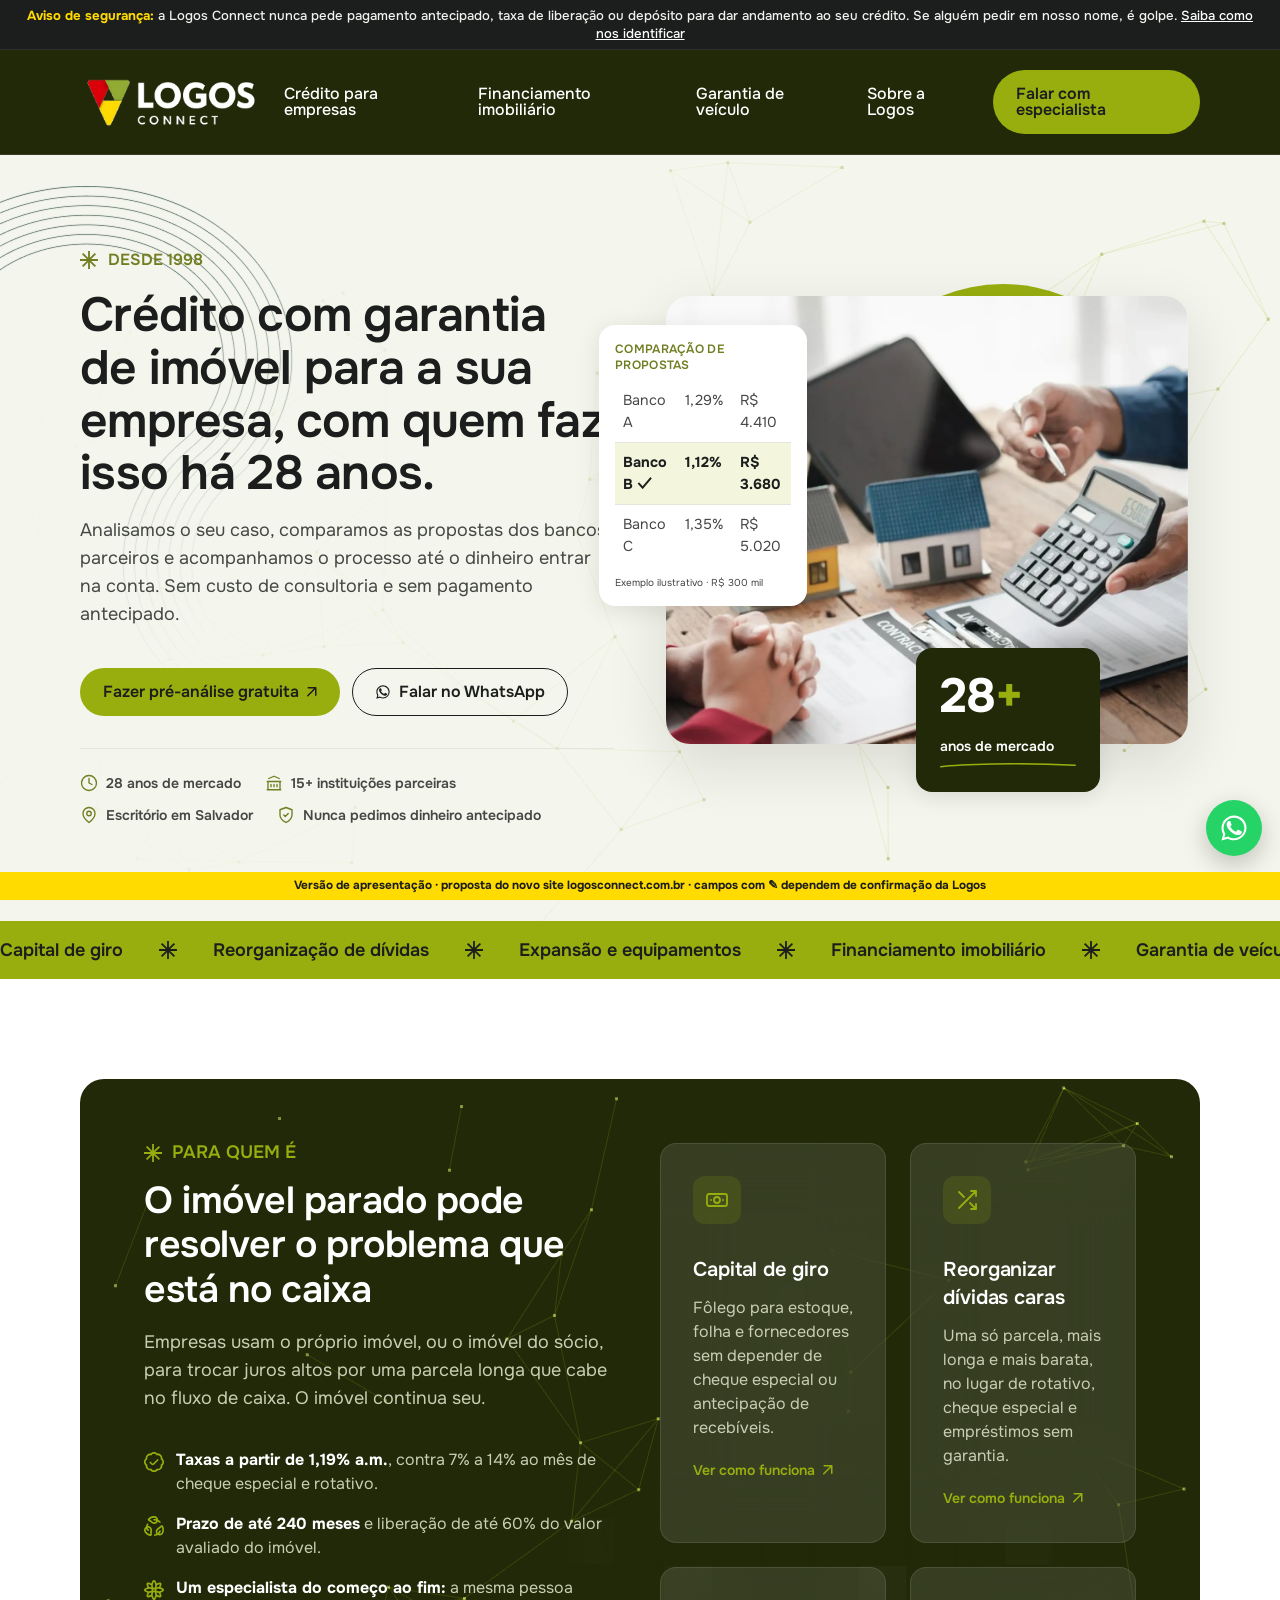
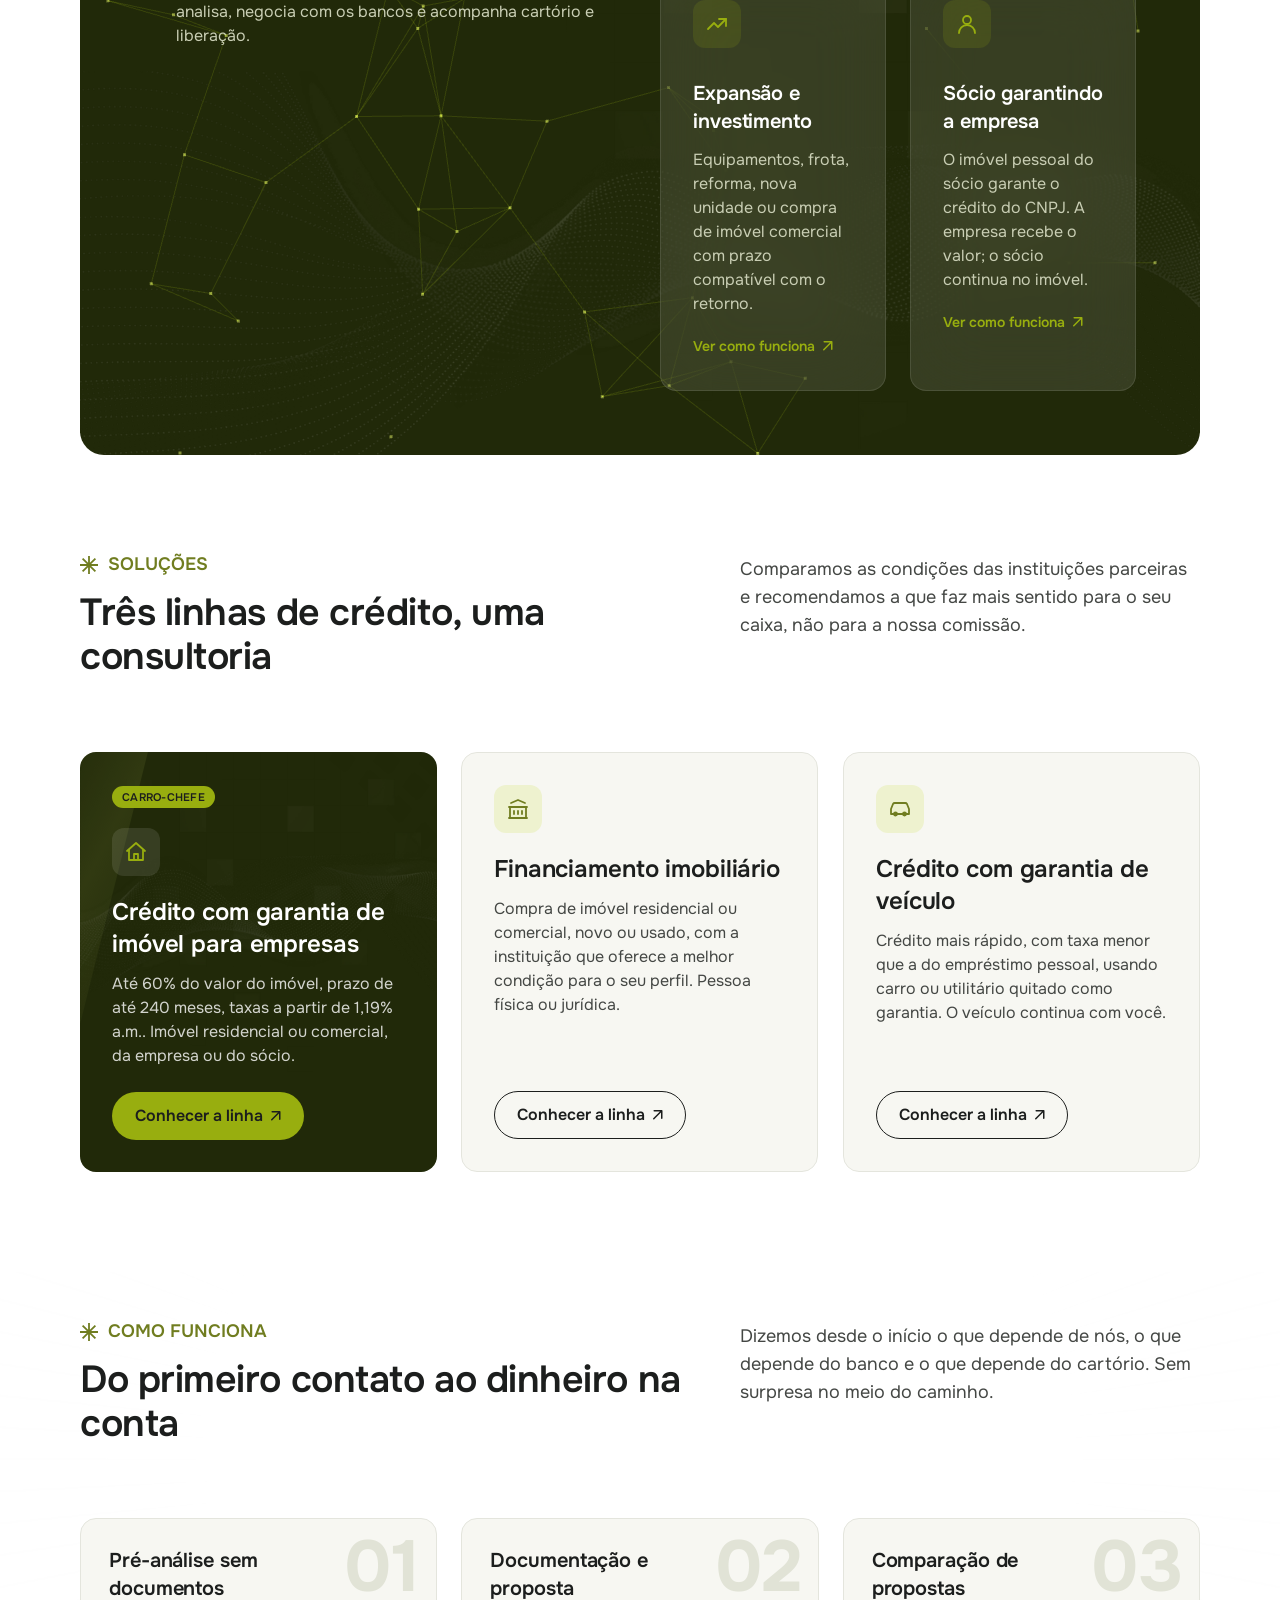
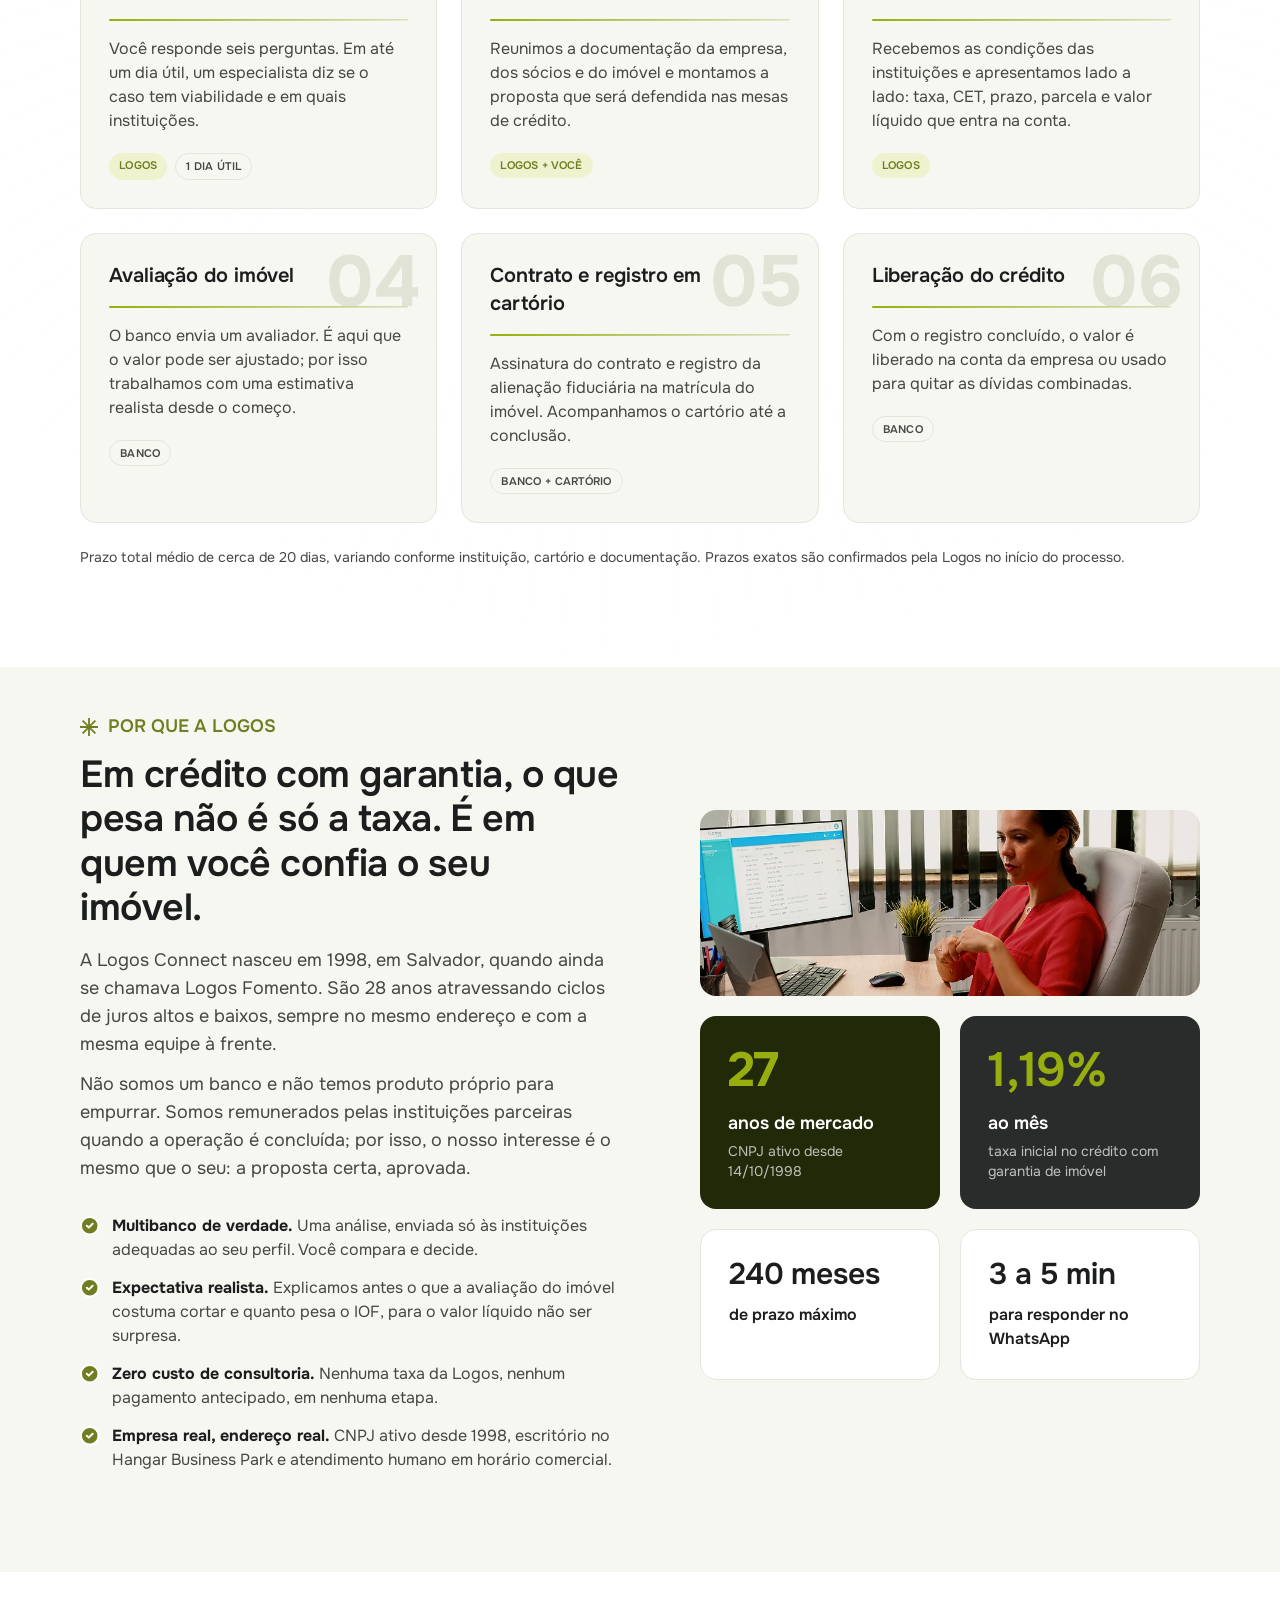
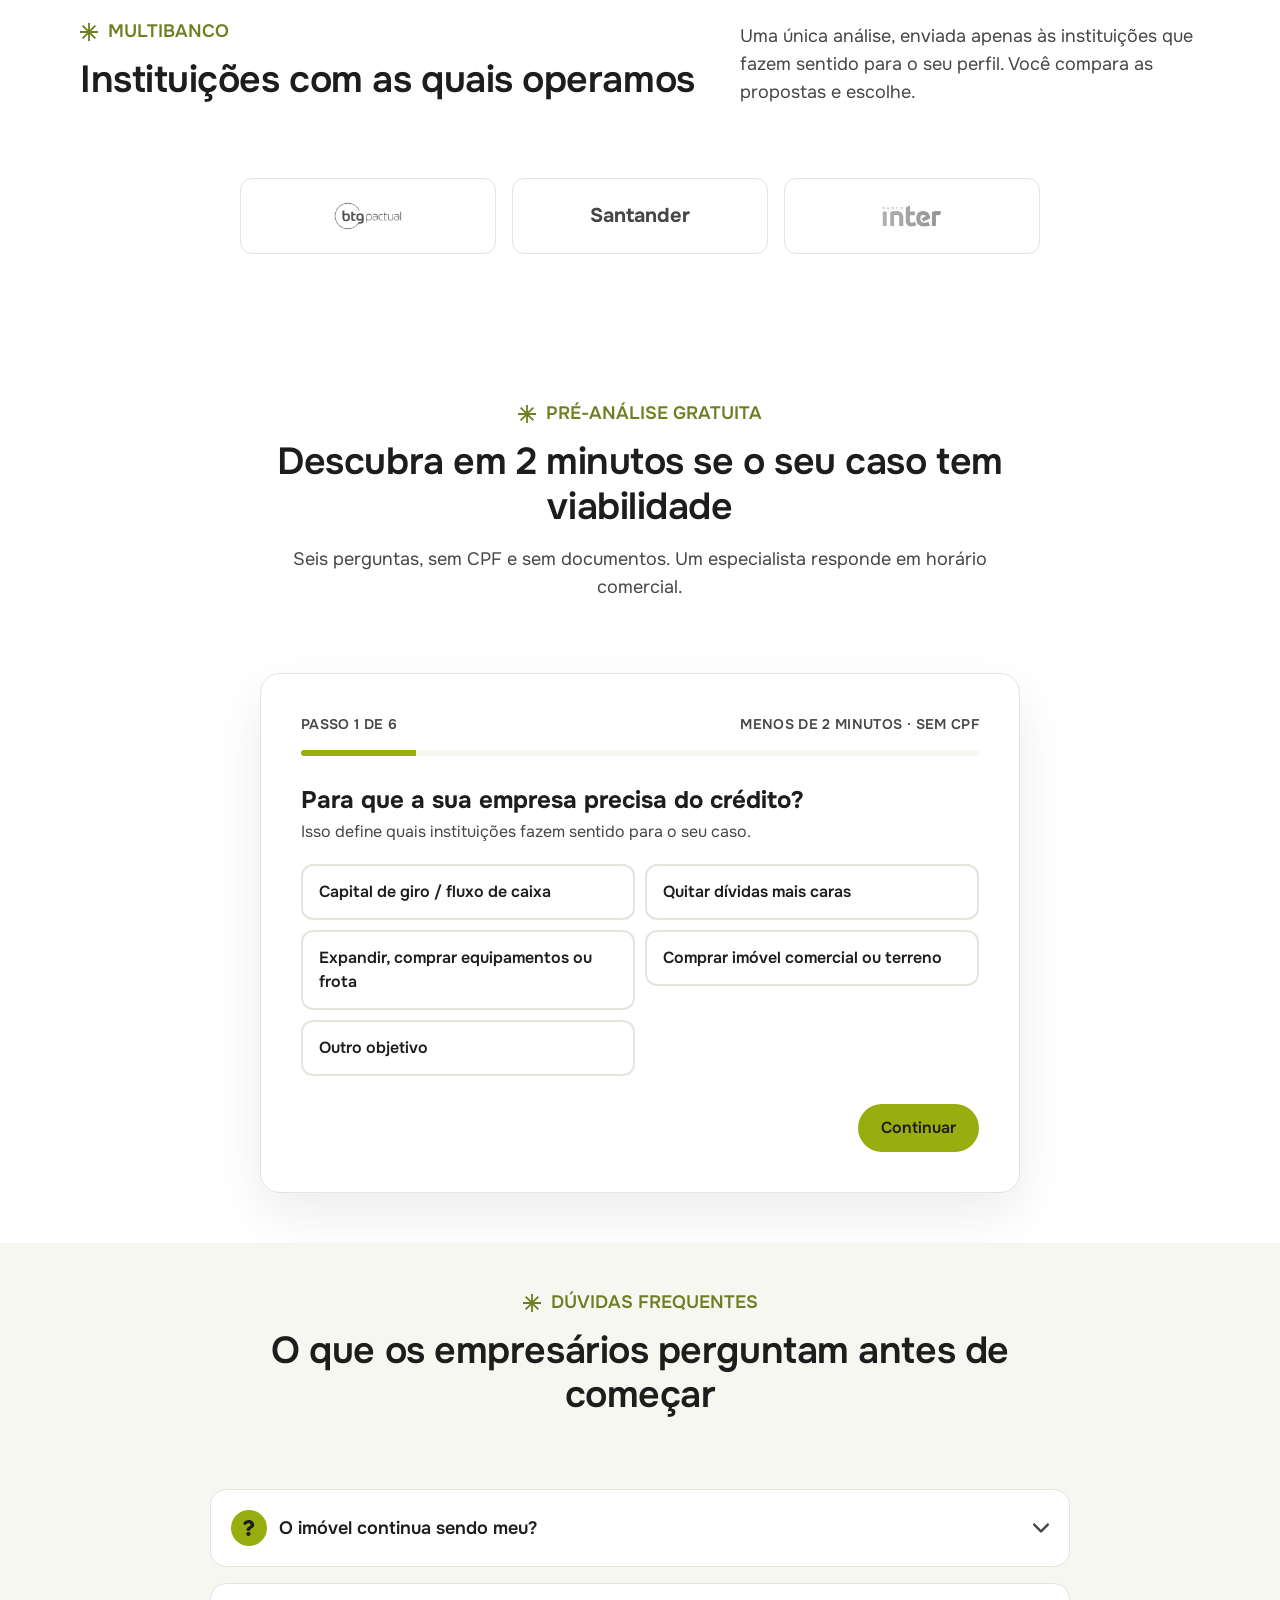
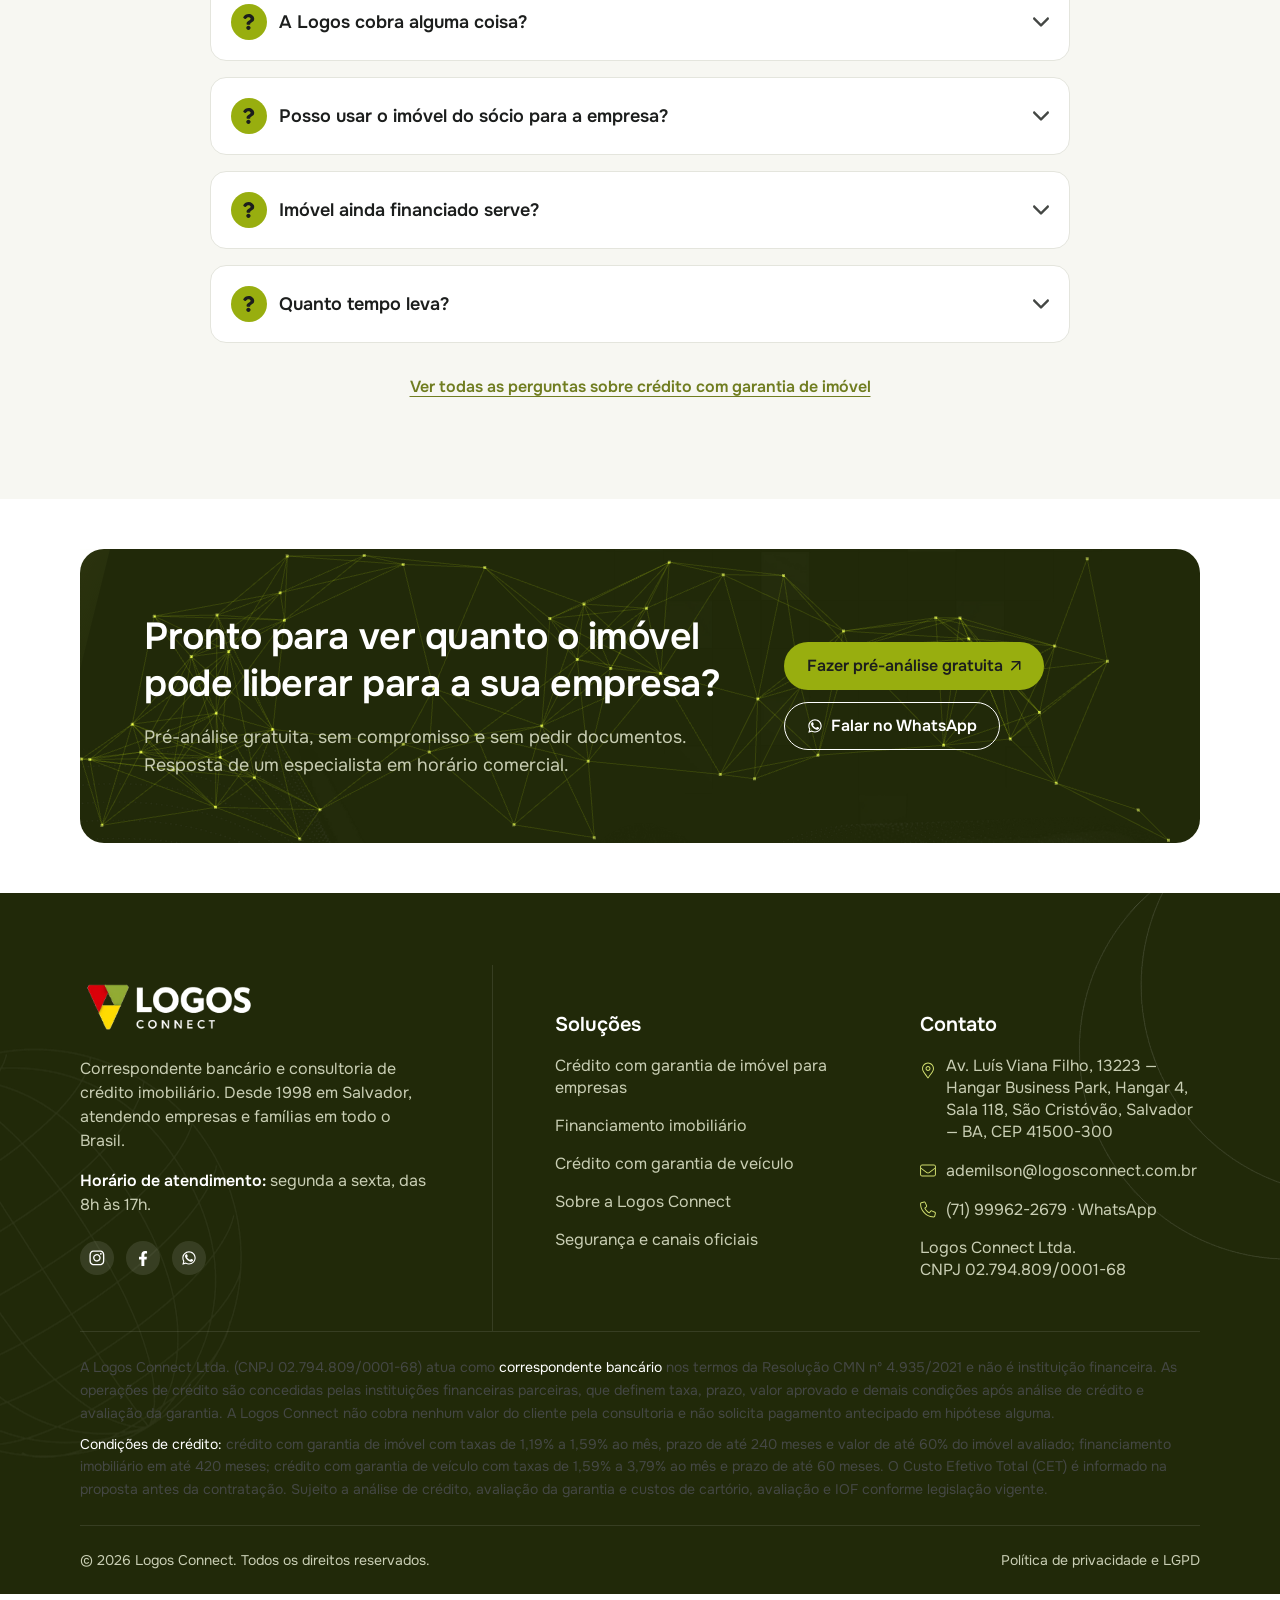
<file: index.html>
<!DOCTYPE html>
<html lang="pt-BR">
<head>
	<meta charset="UTF-8">
	<meta name="viewport" content="width=device-width, initial-scale=1.0">
	<title>Logos Connect — Crédito com garantia de imóvel para empresas | Desde 1998</title>
	<meta name="description" content="Correspondente bancário multibanco desde 1998. Crédito com garantia de imóvel para empresas, financiamento imobiliário e crédito com garantia de veículo. Sem pagamento antecipado.">
	<meta name="robots" content="noindex, nofollow">	<link rel="canonical" href="https://logosconnect.com.br/">
	<link rel="icon" href="assets/img/isologo.png" sizes="192x192">
	<link rel="apple-touch-icon" href="assets/img/isologo.png">
	<meta property="og:title" content="Logos Connect — Crédito com garantia de imóvel para empresas | Desde 1998">
	<meta property="og:description" content="Correspondente bancário multibanco desde 1998. Crédito com garantia de imóvel para empresas, financiamento imobiliário e crédito com garantia de veículo. Sem pagamento antecipado.">
	<meta property="og:type" content="website">
	<meta property="og:locale" content="pt_BR">
	<link rel="preconnect" href="https://fonts.googleapis.com">
	<link rel="preconnect" href="https://fonts.gstatic.com" crossorigin>
	<link href="https://fonts.googleapis.com/css2?family=Onest:wght@300..900&display=swap" rel="stylesheet">
	<link rel="stylesheet" href="assets/css/plugins.min.css">
	<link rel="stylesheet" href="assets/css/site.css">
	<link rel="stylesheet" href="assets/css/logos.css">
	<!-- Google Tag Manager (produção): GTM-K36DP57V — reativar ao publicar no domínio -->
</head>
<body class="has-preview">
	<header class="header-area bg-secondary fixed w-full top-0 left-0 right-0 z-999999 border-b border-white/10">
    <div class="faixa-antifraude"><span class="hidden sm:inline"><strong>Aviso de segurança:</strong> a Logos Connect nunca pede pagamento antecipado, taxa de liberação ou depósito para dar andamento ao seu crédito. Se alguém pedir em nosso nome, é golpe.</span><span class="sm:hidden"><strong>Atenção:</strong> nunca pedimos pagamento antecipado. Se alguém pedir em nosso nome, é golpe.</span> <a href="sobre.html#seguranca">Saiba como nos identificar</a></div>
    <div class="container lg:py-1.5">
        <div class="header-wrapper flex items-center justify-between gap-5 py-3 sm:py-4 lg:py-0">
            <a class="logo" href="index.html" aria-label="Logos Connect — início">
                <img src="assets/img/logo-branco.png" width="508" height="144" alt="Logos Connect">
            </a>
            <nav class="main-menu" data-lenis-prevent aria-label="Principal">
                <ul>
                                        <li><a href="cgi-empresas.html" class="sub-menu-item">Crédito para empresas</a></li>
                                        <li><a href="financiamento-imobiliario.html" class="sub-menu-item">Financiamento imobiliário</a></li>
                                        <li><a href="credito-veiculo.html" class="sub-menu-item">Garantia de veículo</a></li>
                                        <li><a href="sobre.html" class="sub-menu-item">Sobre a Logos</a></li>
                                        <li class="block sm:hidden">
                        <a href="https://wa.me/557199622679?text=Ol%C3%A1%2C%20Logos%20Connect%21%20Vim%20pelo%20site%20e%20quero%20falar%20com%20um%20especialista." target="_blank" rel="noopener" class="button-primary sm:block! text-center justify-center! w-full" data-origem="menu-mobile">Falar com especialista</a>
                    </li>
                </ul>
            </nav>
            <div class="flex items-center gap-5">
                <a href="https://wa.me/557199622679?text=Ol%C3%A1%2C%20Logos%20Connect%21%20Vim%20pelo%20site%20e%20quero%20falar%20com%20um%20especialista." target="_blank" rel="noopener" class="button-primary hidden! sm:inline-flex!" data-origem="header">Falar com especialista</a>
                <button type="button" class="menuToggle" aria-label="Abrir menu">
                    <svg class="stroke-current text-white" width="40" viewBox="0 0 100 100">
                        <path class="line line1" d="M 20,29.000046 H 80.000231 C 80.000231,29.000046 94.498839,28.817352 94.532987,66.711331 94.543142,77.980673 90.966081,81.670246 85.259173,81.668997 79.552261,81.667751 75.000211,74.999942 75.000211,74.999942 L 25.000021,25.000058" />
                        <path class="line line2" d="M 20,50 H 80" />
                        <path class="line line3" d="M 20,70.999954 H 80.000231 C 80.000231,70.999954 94.498839,71.182648 94.532987,33.288669 94.543142,22.019327 90.966081,18.329754 85.259173,18.331003 79.552261,18.332249 75.000211,25.000058 75.000211,25.000058 L 25.000021,74.999942" />
                    </svg>
                </button>
            </div>
        </div>
    </div>
</header>

	<main id="main-content">

	<!-- Hero -->
	<section class="py-12 md:py-16 lg:py-20 xl:py-24 bg-hero relative z-1 overflow-hidden" data-digital-hero-banner>
		<img class="hidden lg:block absolute top-[4%] left-0 -z-1 opacity-70" src="assets/img/tpl/hero-bg-shape.webp" alt="">
		<canvas class="fx-canvas" data-fx="field" data-fx-theme="light" aria-hidden="true"></canvas>		<div class="container">
			<div class="flex items-center justify-between gap-10 flex-col md:flex-row">
				<div class="md:max-w-137.5 w-full">
					<div class="flex items-center gap-2.5" data-subtitle>
						<img class="rotate" src="assets/img/title-icon.svg" alt="">
						<p class="text-sm sm:text-base font-semibold leading-[1.1]! text-verde-escuro uppercase">Desde 1998</p>
					</div>
					<h1 class="text-4xl sm:text-[40px] md:text-5xl lg:text-[52px] xl:text-[60px] font-bold leading-[1.1]! text-title_black mt-4 md:mt-5" data-title>Crédito com garantia de imóvel para a sua empresa, com quem faz isso há 28 anos.</h1>
					<p class="text-base sm:text-lg text-paragraph_black mt-4" data-excerpt>Analisamos o seu caso, comparamos as propostas dos bancos parceiros e acompanhamos o processo até o dinheiro entrar na conta. Sem custo de consultoria e sem pagamento antecipado.</p>
					<div class="mt-6 sm:mt-8 lg:mt-10 flex items-center gap-3 flex-wrap" data-button>
						<a class="button-primary" href="#pre-analise">Fazer pré-análise gratuita<svg class="w-2.5 h-2.5 fill-current"><use href="#buttonArrow"></use></svg></a>						<a class="button-autline-dark text-title_black! hover:text-white!" href="https://wa.me/557199622679?text=Ol%C3%A1%2C%20Logos%20Connect%21%20Vim%20pelo%20site%20e%20quero%20falar%20com%20um%20especialista." target="_blank" rel="noopener" data-origem="hero"><span class="w-4 h-4 inline-block"><svg viewBox="0 0 24 24" fill="currentColor" aria-hidden="true"><path d="M17.5 14.4c-.3-.1-1.8-.9-2-1-.3-.1-.5-.1-.7.1-.2.3-.8 1-.9 1.2-.2.2-.3.2-.6.1-.3-.1-1.3-.5-2.4-1.5-.9-.8-1.5-1.8-1.7-2.1-.2-.3 0-.5.1-.6l.4-.5.3-.5c.1-.2 0-.4 0-.5L9.2 6.9c-.2-.6-.5-.5-.7-.5h-.6c-.2 0-.5.1-.8.4-.3.3-1 1-1 2.5s1.1 2.9 1.2 3.1c.1.2 2.1 3.2 5.1 4.5.7.3 1.3.5 1.7.6.7.2 1.4.2 1.9.1.6-.1 1.8-.7 2-1.4.2-.7.2-1.3.2-1.4-.1-.2-.3-.3-.7-.4zM12 2C6.5 2 2 6.5 2 12c0 1.8.5 3.5 1.3 5L2 22l5.2-1.4c1.4.8 3.1 1.2 4.8 1.2 5.5 0 10-4.5 10-10S17.5 2 12 2zm0 18.2c-1.5 0-3-.4-4.3-1.2l-.3-.2-3.1.8.8-3-.2-.3C4.1 15 3.7 13.5 3.7 12c0-4.6 3.7-8.3 8.3-8.3s8.3 3.7 8.3 8.3-3.7 8.2-8.3 8.2z"/></svg></span>Falar no WhatsApp</a>					</div>
					<div class="mt-8 pt-6 border-t border-border flex flex-wrap gap-x-6 gap-y-3 text-sm font-semibold text-paragraph_black" data-button>
						<span class="flex items-center gap-2 text-verde-escuro"><svg class="w-4.5 h-4.5" viewBox="0 0 24 24" fill="none" stroke="currentColor" stroke-width="1.8" stroke-linecap="round" stroke-linejoin="round" aria-hidden="true"><circle cx="12" cy="12" r="10"/><path d="M12 6v6l4 2"/></svg><span class="text-paragraph_black">28 anos de mercado</span></span>
						<span class="flex items-center gap-2 text-verde-escuro"><svg class="w-4.5 h-4.5" viewBox="0 0 24 24" fill="none" stroke="currentColor" stroke-width="1.8" stroke-linecap="round" stroke-linejoin="round" aria-hidden="true"><path d="M3 21h18M3 10h18M5 6l7-3 7 3M4 10v11M20 10v11M8 14v3M12 14v3M16 14v3"/></svg><span class="text-paragraph_black">15+ instituições parceiras</span></span>
						<span class="flex items-center gap-2 text-verde-escuro"><svg class="w-4.5 h-4.5" viewBox="0 0 24 24" fill="none" stroke="currentColor" stroke-width="1.8" stroke-linecap="round" stroke-linejoin="round" aria-hidden="true"><path d="M20 10c0 6-8 12-8 12s-8-6-8-12a8 8 0 0 1 16 0z"/><circle cx="12" cy="10" r="3"/></svg><span class="text-paragraph_black">Escritório em Salvador</span></span>
						<span class="flex items-center gap-2 text-verde-escuro"><svg class="w-4.5 h-4.5" viewBox="0 0 24 24" fill="none" stroke="currentColor" stroke-width="1.8" stroke-linecap="round" stroke-linejoin="round" aria-hidden="true"><path d="M12 22s8-4 8-10V5l-8-3-8 3v7c0 6 8 10 8 10z"/><path d="m9 12 2 2 4-4"/></svg><span class="text-paragraph_black">Nunca pedimos dinheiro antecipado</span></span>
					</div>
				</div>
				<div class="max-w-120 lg:max-w-140 w-full pb-12 px-3 pt-3 relative z-1">
					<img class="w-full rounded-3xl shadow-[0px_20px_60px_0px_rgba(28,30,29,0.12)]" src="assets/img/tpl/hero-cgi.webp" width="1233" height="1056" alt="Imóvel como garantia de crédito para empresas" data-thumbnail fetchpriority="high">
					<div class="absolute top-0 right-[6%] -z-1 w-[60%] bg-primary aspect-square rounded-full" data-circle></div>
					<div class="absolute bottom-0 max-[380px]:right-1/2 transform max-[380px]:translate-x-1/2 right-0 lg:right-auto lg:left-[48%] z-1 p-4 lg:p-6 bg-secondary rounded-xl lg:rounded-2xl shadow-[0px_4px_24px_0px_rgba(0,0,0,0.1)]" data-scale-up>
						<div class="flex"><div class="text-3xl md:text-4xl lg:text-[40px] xl:text-5xl text-white font-bold leading-none! counter" data-target="28" data-fx-glow>0</div><div class="text-3xl md:text-4xl lg:text-[40px] xl:text-5xl text-primary font-bold leading-none!">+</div></div>
						<div class="mt-2 lg:mt-4 flex flex-col gap-1.75"><p class="text-sm text-white font-semibold">anos de mercado</p><svg width="136" height="5" viewBox="0 0 136 5" fill="none"><path d="M0.75 3.75601C18.75 1.256 77.75 -0.743972 135.25 2.25601" stroke="#98AE0F" stroke-width="1.5" stroke-linecap="round"/></svg></div>
					</div>
					<div class="absolute top-[8%] -left-2 lg:-left-[10%] z-1 bg-white rounded-2xl p-4 shadow-[0px_4px_24px_0px_rgba(0,0,0,0.1)] max-w-52 hidden md:block" data-scale-up>
						<p class="text-xs font-semibold uppercase tracking-wide text-verde-escuro">Comparação de propostas</p>
						<table class="tabela tabela--mini mt-2"><tbody>
							<tr><td>Banco A</td><td>1,29%</td><td>R$ 4.410</td></tr>
							<tr class="destaque"><td>Banco B ✓</td><td>1,12%</td><td>R$ 3.680</td></tr>
							<tr><td>Banco C</td><td>1,35%</td><td>R$ 5.020</td></tr>
						</tbody></table>
						<p class="text-[10px] text-paragraph_black mt-2">Exemplo ilustrativo · R$ 300 mil</p>
					</div>
				</div>
			</div>
		</div>
	</section>

	<!-- Marquee -->
	<div class="py-5 bg-primary overflow-hidden">
		<div class="marquee-slider flex gap-9 will-change-transform">
						<div class="whitespace-nowrap"><img class="rotate w-4.5 h-4.5 min-w-4.5 min-h-4.5" src="assets/img/star-dark.svg" alt=""></div>
			<div class="whitespace-nowrap text-base sm:text-lg leading-none! font-semibold text-title_black">Capital de giro</div>
						<div class="whitespace-nowrap"><img class="rotate w-4.5 h-4.5 min-w-4.5 min-h-4.5" src="assets/img/star-dark.svg" alt=""></div>
			<div class="whitespace-nowrap text-base sm:text-lg leading-none! font-semibold text-title_black">Reorganização de dívidas</div>
						<div class="whitespace-nowrap"><img class="rotate w-4.5 h-4.5 min-w-4.5 min-h-4.5" src="assets/img/star-dark.svg" alt=""></div>
			<div class="whitespace-nowrap text-base sm:text-lg leading-none! font-semibold text-title_black">Expansão e equipamentos</div>
						<div class="whitespace-nowrap"><img class="rotate w-4.5 h-4.5 min-w-4.5 min-h-4.5" src="assets/img/star-dark.svg" alt=""></div>
			<div class="whitespace-nowrap text-base sm:text-lg leading-none! font-semibold text-title_black">Financiamento imobiliário</div>
						<div class="whitespace-nowrap"><img class="rotate w-4.5 h-4.5 min-w-4.5 min-h-4.5" src="assets/img/star-dark.svg" alt=""></div>
			<div class="whitespace-nowrap text-base sm:text-lg leading-none! font-semibold text-title_black">Garantia de veículo</div>
						<div class="whitespace-nowrap"><img class="rotate w-4.5 h-4.5 min-w-4.5 min-h-4.5" src="assets/img/star-dark.svg" alt=""></div>
			<div class="whitespace-nowrap text-base sm:text-lg leading-none! font-semibold text-title_black">Atendimento em todo o Brasil</div>
						<div class="whitespace-nowrap"><img class="rotate w-4.5 h-4.5 min-w-4.5 min-h-4.5" src="assets/img/star-dark.svg" alt=""></div>
			<div class="whitespace-nowrap text-base sm:text-lg leading-none! font-semibold text-title_black">Consultoria sem custo</div>
					</div>
	</div>

	<!-- Para quem é (container escuro) -->
	<section class="section-spacing-lg-md" id="para-quem">
		<div class="container-lg">
			<div class="pt-10 pb-4 px-4 sm:p-10 xl:p-16 2xl:p-20 bg-secondary rounded-2xl md:rounded-3xl relative z-1 overflow-hidden" data-grid-reveal data-cols="8" data-rows="8" data-cols-sm="5" data-rows-sm="12" data-cols-lg="8" data-rows-lg="8" data-animation="horizontal" data-bg-color="white" data-trigger="top 70%" data-stagger="0.006" data-duration="0.8" data-play-once="true">
				<img class="w-full absolute bottom-0 select-none left-0 -z-1 opacity-70" src="assets/img/tpl/dark-bg-shape.webp" alt="">
				<canvas class="fx-canvas" data-fx="field" data-fx-theme="dark" data-fx-count="70" aria-hidden="true"></canvas>				<div class="flex xl:items-start justify-between gap-10 flex-col lg:flex-row relative">
					<div class="max-w-175 lg:max-w-135 w-full lg:self-start" data-sticky data-sticky-start="top 10%" data-sticky-end="bottom 0%" data-sticky-min-width="1025" data-sticky-max-width="1280">
						<div class="flex items-center gap-2.5"><img class="rotate" src="assets/img/title-icon-primary.svg" alt=""><p class="text-base sm:text-lg font-semibold leading-[1.1]! text-primary uppercase">Para quem é</p></div>
						<h2 class="text-3xl md:text-4xl lg:text-[40px] xl:text-5xl font-bold leading-tight text-title_white mt-4">O imóvel parado pode resolver o problema que está no caixa</h2>
						<p class="mt-4 text-base sm:text-lg text-paragraph_white">Empresas usam o próprio imóvel, ou o imóvel do sócio, para trocar juros altos por uma parcela longa que cabe no fluxo de caixa. O imóvel continua seu.</p>
						<ul class="flex flex-col gap-4 mt-9 text-paragraph_white">
							<li class="text-base flex items-start gap-3"><svg class="w-5 h-5 fill-current mt-1 text-primary"><use href="#tmnlList-01"></use></svg><span class="flex-1"><strong class="text-white">Taxas a partir de 1,19% a.m.</strong>, contra 7% a 14% ao mês de cheque especial e rotativo.</span></li>
							<li class="text-base flex items-start gap-3"><svg class="w-5 h-5 fill-current mt-1 text-primary"><use href="#tmnlList-02"></use></svg><span class="flex-1"><strong class="text-white">Prazo de até 240 meses</strong> e liberação de até 60% do valor avaliado do imóvel.</span></li>
							<li class="text-base flex items-start gap-3"><svg class="w-5 h-5 fill-current mt-1 text-primary"><use href="#tmnlList-03"></use></svg><span class="flex-1"><strong class="text-white">Um especialista do começo ao fim:</strong> a mesma pessoa analisa, negocia com os bancos e acompanha cartório e liberação.</span></li>
						</ul>
					</div>
					<div class="lg:max-w-165 w-full grid sm:grid-cols-2 lg:grid-cols-1 xl:grid-cols-2 gap-4 sm:gap-6 max-xl:flex-1">
												<a href="cgi-empresas.html#giro" class="p-5 sm:p-6 lg:p-8 rounded-2xl bg-white/10 border border-white/10 backdrop-blur-[34px] block duration-300 hover:bg-white/15 group" data-tilt="5">
							<span class="w-12 h-12 rounded-xl bg-primary/15 text-primary flex items-center justify-center"><svg class="w-6 h-6" viewBox="0 0 24 24" fill="none" stroke="currentColor" stroke-width="1.8" stroke-linecap="round" stroke-linejoin="round" aria-hidden="true"><rect x="2" y="6" width="20" height="12" rx="2"/><circle cx="12" cy="12" r="3"/><path d="M6 12h.01M18 12h.01"/></svg></span>
							<h3 class="mt-6 md:mt-8 text-lg md:text-xl font-semibold text-white">Capital de giro</h3>
							<p class="mt-3 text-base text-paragraph_white">Fôlego para estoque, folha e fornecedores sem depender de cheque especial ou antecipação de recebíveis.</p>
							<span class="mt-5 inline-flex items-center gap-2 text-primary text-sm font-semibold">Ver como funciona <svg class="w-2.5 h-2.5 fill-current"><use href="#buttonArrow"></use></svg></span>
						</a>
												<a href="cgi-empresas.html#dividas" class="p-5 sm:p-6 lg:p-8 rounded-2xl bg-white/10 border border-white/10 backdrop-blur-[34px] block duration-300 hover:bg-white/15 group" data-tilt="5">
							<span class="w-12 h-12 rounded-xl bg-primary/15 text-primary flex items-center justify-center"><svg class="w-6 h-6" viewBox="0 0 24 24" fill="none" stroke="currentColor" stroke-width="1.8" stroke-linecap="round" stroke-linejoin="round" aria-hidden="true"><path d="M16 3h5v5M4 20 21 3M21 16v5h-5M15 15l6 6M4 4l5 5"/></svg></span>
							<h3 class="mt-6 md:mt-8 text-lg md:text-xl font-semibold text-white">Reorganizar dívidas caras</h3>
							<p class="mt-3 text-base text-paragraph_white">Uma só parcela, mais longa e mais barata, no lugar de rotativo, cheque especial e empréstimos sem garantia.</p>
							<span class="mt-5 inline-flex items-center gap-2 text-primary text-sm font-semibold">Ver como funciona <svg class="w-2.5 h-2.5 fill-current"><use href="#buttonArrow"></use></svg></span>
						</a>
												<a href="cgi-empresas.html#expansao" class="p-5 sm:p-6 lg:p-8 rounded-2xl bg-white/10 border border-white/10 backdrop-blur-[34px] block duration-300 hover:bg-white/15 group" data-tilt="5">
							<span class="w-12 h-12 rounded-xl bg-primary/15 text-primary flex items-center justify-center"><svg class="w-6 h-6" viewBox="0 0 24 24" fill="none" stroke="currentColor" stroke-width="1.8" stroke-linecap="round" stroke-linejoin="round" aria-hidden="true"><path d="M3 17l6-6 4 4 8-8"/><path d="M14 7h7v7"/></svg></span>
							<h3 class="mt-6 md:mt-8 text-lg md:text-xl font-semibold text-white">Expansão e investimento</h3>
							<p class="mt-3 text-base text-paragraph_white">Equipamentos, frota, reforma, nova unidade ou compra de imóvel comercial com prazo compatível com o retorno.</p>
							<span class="mt-5 inline-flex items-center gap-2 text-primary text-sm font-semibold">Ver como funciona <svg class="w-2.5 h-2.5 fill-current"><use href="#buttonArrow"></use></svg></span>
						</a>
												<a href="cgi-empresas.html#quem-pode" class="p-5 sm:p-6 lg:p-8 rounded-2xl bg-white/10 border border-white/10 backdrop-blur-[34px] block duration-300 hover:bg-white/15 group" data-tilt="5">
							<span class="w-12 h-12 rounded-xl bg-primary/15 text-primary flex items-center justify-center"><svg class="w-6 h-6" viewBox="0 0 24 24" fill="none" stroke="currentColor" stroke-width="1.8" stroke-linecap="round" stroke-linejoin="round" aria-hidden="true"><circle cx="12" cy="8" r="4"/><path d="M4 21a8 8 0 0 1 16 0"/></svg></span>
							<h3 class="mt-6 md:mt-8 text-lg md:text-xl font-semibold text-white">Sócio garantindo a empresa</h3>
							<p class="mt-3 text-base text-paragraph_white">O imóvel pessoal do sócio garante o crédito do CNPJ. A empresa recebe o valor; o sócio continua no imóvel.</p>
							<span class="mt-5 inline-flex items-center gap-2 text-primary text-sm font-semibold">Ver como funciona <svg class="w-2.5 h-2.5 fill-current"><use href="#buttonArrow"></use></svg></span>
						</a>
											</div>
				</div>
			</div>
		</div>
	</section>

	<!-- Soluções -->
	<section class="section-spacing-md-lg" id="solucoes">
		<div class="container">
			<div class="flex items-start justify-between gap-4 md:gap-10 mb-12 sm:mb-14 md:mb-16 lg:mb-18 flex-col md:flex-row max-w-125 md:max-w-full" data-section-title>
        <div class="md:max-w-170 w-full">
            <div class="flex items-center gap-2.5" data-subtitle><img class="rotate" src="assets/img/title-icon.svg" alt=""><span class="text-base lg:text-lg font-semibold leading-[1.1]! text-verde-escuro uppercase block">Soluções</span></div>
            <h2 class="text-3xl md:text-4xl lg:text-[40px] xl:text-5xl font-bold leading-tight text-title_black mt-4" data-content>Três linhas de crédito, uma consultoria</h2>
        </div><p class="md:max-w-115 w-full text-base sm:text-lg text-paragraph_black" data-content>Comparamos as condições das instituições parceiras e recomendamos a que faz mais sentido para o seu caixa, não para a nossa comissão.</p></div>			<div class="grid sm:grid-cols-2 lg:grid-cols-3 gap-5 lg:gap-6" data-sttr-wrapper>
				<div class="bg-secondary p-6 sm:p-8 rounded-2xl flex flex-col gap-5 relative overflow-hidden" data-sttr-card data-tilt="4" data-fx-sweep>
					<img class="absolute inset-0 w-full h-full object-cover -z-0 opacity-60" src="assets/img/tpl/benefits-bg-shape.webp" alt="">
					<div class="relative">
						<span class="text-[11px] font-semibold uppercase tracking-wide px-2.5 py-1 rounded-full bg-primary text-title_black">Carro-chefe</span>
						<span class="w-12 h-12 rounded-xl bg-white/10 text-primary flex items-center justify-center mt-5"><svg class="w-6 h-6" viewBox="0 0 24 24" fill="none" stroke="currentColor" stroke-width="1.8" stroke-linecap="round" stroke-linejoin="round" aria-hidden="true"><path d="M3 11 12 3l9 8"/><path d="M5 10v10h14V10"/><path d="M10 20v-6h4v6"/></svg></span>
						<h3 class="text-white text-xl md:text-2xl font-semibold mt-5">Crédito com garantia de imóvel para empresas</h3>
						<p class="pt-3 text-white/80 text-base">Até 60% do valor do imóvel, prazo de até 240 meses, taxas a partir de 1,19% a.m.. Imóvel residencial ou comercial, da empresa ou do sócio.</p>
						<div class="mt-6"><a class="button-primary" href="cgi-empresas.html">Conhecer a linha<svg class="w-2.5 h-2.5 fill-current"><use href="#buttonArrow"></use></svg></a></div>
					</div>
				</div>
				<div class="bg-background border border-border p-6 sm:p-8 rounded-2xl flex flex-col gap-5" data-sttr-card data-tilt="4">
					<span class="w-12 h-12 rounded-xl bg-verde-claro text-verde-escuro flex items-center justify-center"><svg class="w-6 h-6" viewBox="0 0 24 24" fill="none" stroke="currentColor" stroke-width="1.8" stroke-linecap="round" stroke-linejoin="round" aria-hidden="true"><path d="M3 21h18M3 10h18M5 6l7-3 7 3M4 10v11M20 10v11M8 14v3M12 14v3M16 14v3"/></svg></span>
					<div class="flex-1">
						<h3 class="text-title_black text-xl md:text-2xl font-semibold">Financiamento imobiliário</h3>
						<p class="pt-3 text-paragraph_black text-base">Compra de imóvel residencial ou comercial, novo ou usado, com a instituição que oferece a melhor condição para o seu perfil. Pessoa física ou jurídica.</p>
					</div>
					<div><a class="button-autline-dark text-title_black! hover:text-white!" href="financiamento-imobiliario.html">Conhecer a linha<svg class="w-2.5 h-2.5 fill-current"><use href="#buttonArrow"></use></svg></a></div>
				</div>
				<div class="bg-background border border-border p-6 sm:p-8 rounded-2xl flex flex-col gap-5" data-sttr-card data-tilt="4">
					<span class="w-12 h-12 rounded-xl bg-verde-claro text-verde-escuro flex items-center justify-center"><svg class="w-6 h-6" viewBox="0 0 24 24" fill="none" stroke="currentColor" stroke-width="1.8" stroke-linecap="round" stroke-linejoin="round" aria-hidden="true"><path d="M5 17h14M3 12l2-5a2 2 0 0 1 2-1h10a2 2 0 0 1 2 1l2 5v5H3z"/><circle cx="7.5" cy="17" r="1.5"/><circle cx="16.5" cy="17" r="1.5"/></svg></span>
					<div class="flex-1">
						<h3 class="text-title_black text-xl md:text-2xl font-semibold">Crédito com garantia de veículo</h3>
						<p class="pt-3 text-paragraph_black text-base">Crédito mais rápido, com taxa menor que a do empréstimo pessoal, usando carro ou utilitário quitado como garantia. O veículo continua com você.</p>
					</div>
					<div><a class="button-autline-dark text-title_black! hover:text-white!" href="credito-veiculo.html">Conhecer a linha<svg class="w-2.5 h-2.5 fill-current"><use href="#buttonArrow"></use></svg></a></div>
				</div>
			</div>
		</div>
	</section>

	<!-- Como funciona -->
	<section class="section-spacing-md-lg bg-white relative z-1 overflow-hidden" id="como-funciona">
		<img src="assets/img/tpl/tracking-bg-shape.webp" alt="" class="absolute top-0 left-0 -z-1 w-full h-full object-cover opacity-50">
		<div class="container">
			<div class="flex items-start justify-between gap-4 md:gap-10 mb-12 sm:mb-14 md:mb-16 lg:mb-18 flex-col md:flex-row max-w-125 md:max-w-full" data-section-title>
        <div class="md:max-w-170 w-full">
            <div class="flex items-center gap-2.5" data-subtitle><img class="rotate" src="assets/img/title-icon.svg" alt=""><span class="text-base lg:text-lg font-semibold leading-[1.1]! text-verde-escuro uppercase block">Como funciona</span></div>
            <h2 class="text-3xl md:text-4xl lg:text-[40px] xl:text-5xl font-bold leading-tight text-title_black mt-4" data-content>Do primeiro contato ao dinheiro na conta</h2>
        </div><p class="md:max-w-115 w-full text-base sm:text-lg text-paragraph_black" data-content>Dizemos desde o início o que depende de nós, o que depende do banco e o que depende do cartório. Sem surpresa no meio do caminho.</p></div>			<div class="grid sm:grid-cols-2 lg:grid-cols-3 gap-5 lg:gap-6" data-sttr-wrapper><div data-sttr-card><div class="bg-background p-5 sm:p-6 lg:p-7 rounded-2xl border border-border relative h-full">
            <span class="text-[#E1E3D6] absolute top-3 right-4 text-5xl md:text-6xl lg:text-7xl leading-none! font-bold">01</span>
            <h3 class="text-title_black text-lg md:text-xl font-semibold pr-16 pb-4 border-b border-border">Pré-análise sem documentos</h3><span class="fx-linha" data-fx-linha></span>
            <p class="text-paragraph_black text-base mt-4">Você responde seis perguntas. Em até um dia útil, um especialista diz se o caso tem viabilidade e em quais instituições.</p>
            <div class="flex flex-wrap gap-2 mt-5"><span class="text-[11px] font-semibold uppercase tracking-wide px-2.5 py-1 rounded-full bg-verde-claro text-verde-escuro">Logos</span><span class="text-[11px] font-semibold uppercase tracking-wide px-2.5 py-1 rounded-full bg-background border border-border text-paragraph_black">1 dia útil</span></div></div></div><div data-sttr-card><div class="bg-background p-5 sm:p-6 lg:p-7 rounded-2xl border border-border relative h-full">
            <span class="text-[#E1E3D6] absolute top-3 right-4 text-5xl md:text-6xl lg:text-7xl leading-none! font-bold">02</span>
            <h3 class="text-title_black text-lg md:text-xl font-semibold pr-16 pb-4 border-b border-border">Documentação e proposta</h3><span class="fx-linha" data-fx-linha></span>
            <p class="text-paragraph_black text-base mt-4">Reunimos a documentação da empresa, dos sócios e do imóvel e montamos a proposta que será defendida nas mesas de crédito.</p>
            <div class="flex flex-wrap gap-2 mt-5"><span class="text-[11px] font-semibold uppercase tracking-wide px-2.5 py-1 rounded-full bg-verde-claro text-verde-escuro">Logos + você</span></div></div></div><div data-sttr-card><div class="bg-background p-5 sm:p-6 lg:p-7 rounded-2xl border border-border relative h-full">
            <span class="text-[#E1E3D6] absolute top-3 right-4 text-5xl md:text-6xl lg:text-7xl leading-none! font-bold">03</span>
            <h3 class="text-title_black text-lg md:text-xl font-semibold pr-16 pb-4 border-b border-border">Comparação de propostas</h3><span class="fx-linha" data-fx-linha></span>
            <p class="text-paragraph_black text-base mt-4">Recebemos as condições das instituições e apresentamos lado a lado: taxa, CET, prazo, parcela e valor líquido que entra na conta.</p>
            <div class="flex flex-wrap gap-2 mt-5"><span class="text-[11px] font-semibold uppercase tracking-wide px-2.5 py-1 rounded-full bg-verde-claro text-verde-escuro">Logos</span></div></div></div><div data-sttr-card><div class="bg-background p-5 sm:p-6 lg:p-7 rounded-2xl border border-border relative h-full">
            <span class="text-[#E1E3D6] absolute top-3 right-4 text-5xl md:text-6xl lg:text-7xl leading-none! font-bold">04</span>
            <h3 class="text-title_black text-lg md:text-xl font-semibold pr-16 pb-4 border-b border-border">Avaliação do imóvel</h3><span class="fx-linha" data-fx-linha></span>
            <p class="text-paragraph_black text-base mt-4">O banco envia um avaliador. É aqui que o valor pode ser ajustado; por isso trabalhamos com uma estimativa realista desde o começo.</p>
            <div class="flex flex-wrap gap-2 mt-5"><span class="text-[11px] font-semibold uppercase tracking-wide px-2.5 py-1 rounded-full bg-background border border-border text-paragraph_black">Banco</span></div></div></div><div data-sttr-card><div class="bg-background p-5 sm:p-6 lg:p-7 rounded-2xl border border-border relative h-full">
            <span class="text-[#E1E3D6] absolute top-3 right-4 text-5xl md:text-6xl lg:text-7xl leading-none! font-bold">05</span>
            <h3 class="text-title_black text-lg md:text-xl font-semibold pr-16 pb-4 border-b border-border">Contrato e registro em cartório</h3><span class="fx-linha" data-fx-linha></span>
            <p class="text-paragraph_black text-base mt-4">Assinatura do contrato e registro da alienação fiduciária na matrícula do imóvel. Acompanhamos o cartório até a conclusão.</p>
            <div class="flex flex-wrap gap-2 mt-5"><span class="text-[11px] font-semibold uppercase tracking-wide px-2.5 py-1 rounded-full bg-background border border-border text-paragraph_black">Banco + cartório</span></div></div></div><div data-sttr-card><div class="bg-background p-5 sm:p-6 lg:p-7 rounded-2xl border border-border relative h-full">
            <span class="text-[#E1E3D6] absolute top-3 right-4 text-5xl md:text-6xl lg:text-7xl leading-none! font-bold">06</span>
            <h3 class="text-title_black text-lg md:text-xl font-semibold pr-16 pb-4 border-b border-border">Liberação do crédito</h3><span class="fx-linha" data-fx-linha></span>
            <p class="text-paragraph_black text-base mt-4">Com o registro concluído, o valor é liberado na conta da empresa ou usado para quitar as dívidas combinadas.</p>
            <div class="flex flex-wrap gap-2 mt-5"><span class="text-[11px] font-semibold uppercase tracking-wide px-2.5 py-1 rounded-full bg-background border border-border text-paragraph_black">Banco</span></div></div></div></div>			<p class="text-sm text-paragraph_black mt-6">Prazo total médio de cerca de 20 dias, variando conforme instituição, cartório e documentação. Prazos exatos são confirmados pela Logos no início do processo.</p>
		</div>
	</section>

	<!-- Por que a Logos -->
	<section class="section-spacing-md-lg bg-background" id="por-que">
		<div class="container">
			<div class="flex items-center justify-between gap-10 flex-col lg:flex-row">
				<div class="lg:max-w-135 w-full">
					<div class="flex items-center gap-2.5"><img class="rotate" src="assets/img/title-icon.svg" alt=""><span class="text-base lg:text-lg font-semibold leading-[1.1]! text-verde-escuro uppercase">Por que a Logos</span></div>
					<h2 class="text-3xl md:text-4xl lg:text-[40px] xl:text-5xl font-bold leading-tight text-title_black mt-4">Em crédito com garantia, o que pesa não é só a taxa. É em quem você confia o seu imóvel.</h2>
					<p class="mt-4 text-base sm:text-lg text-paragraph_black">A Logos Connect nasceu em 1998, em Salvador, quando ainda se chamava Logos Fomento. São 28 anos atravessando ciclos de juros altos e baixos, sempre no mesmo endereço e com a mesma equipe à frente.</p>
					<p class="mt-3 text-base sm:text-lg text-paragraph_black">Não somos um banco e não temos produto próprio para empurrar. Somos remunerados pelas instituições parceiras quando a operação é concluída; por isso, o nosso interesse é o mesmo que o seu: a proposta certa, aprovada.</p>
					<ul class="flex flex-col gap-3.5 mt-8 text-paragraph_black">
												<li class="flex items-start gap-3"><svg class="w-5 h-5 fill-current mt-0.5 text-verde-escuro shrink-0"><use href="#primaryRoundedCheck"></use></svg><span class="flex-1"><strong class="text-title_black">Multibanco de verdade.</strong> Uma análise, enviada só às instituições adequadas ao seu perfil. Você compara e decide.</span></li>
												<li class="flex items-start gap-3"><svg class="w-5 h-5 fill-current mt-0.5 text-verde-escuro shrink-0"><use href="#primaryRoundedCheck"></use></svg><span class="flex-1"><strong class="text-title_black">Expectativa realista.</strong> Explicamos antes o que a avaliação do imóvel costuma cortar e quanto pesa o IOF, para o valor líquido não ser surpresa.</span></li>
												<li class="flex items-start gap-3"><svg class="w-5 h-5 fill-current mt-0.5 text-verde-escuro shrink-0"><use href="#primaryRoundedCheck"></use></svg><span class="flex-1"><strong class="text-title_black">Zero custo de consultoria.</strong> Nenhuma taxa da Logos, nenhum pagamento antecipado, em nenhuma etapa.</span></li>
												<li class="flex items-start gap-3"><svg class="w-5 h-5 fill-current mt-0.5 text-verde-escuro shrink-0"><use href="#primaryRoundedCheck"></use></svg><span class="flex-1"><strong class="text-title_black">Empresa real, endereço real.</strong> CNPJ ativo desde 1998, escritório no Hangar Business Park e atendimento humano em horário comercial.</span></li>
											</ul>
				</div>
				<div class="lg:max-w-125 w-full grid grid-cols-2 gap-4 sm:gap-5">
					<div class="col-span-2"><img class="rounded-2xl w-full object-cover aspect-835/310" src="assets/img/tpl/escritorio-1.webp" width="846" height="310" alt="" loading="lazy"></div>
					<div class="bg-secondary p-5 sm:p-7 rounded-2xl"><h3 class="text-primary font-bold leading-[1.1] text-4xl md:text-5xl"><span class="counter" data-target="28">0</span></h3><p class="mt-3 text-white text-base md:text-lg font-semibold">anos de mercado</p><p class="mt-1 text-white/70 text-sm">CNPJ ativo desde 14/10/1998</p></div>
					<div class="bg-grafite p-5 sm:p-7 rounded-2xl"><h3 class="text-primary font-bold leading-[1.1] text-4xl md:text-5xl">1,19%</h3><p class="mt-3 text-white text-base md:text-lg font-semibold">ao mês</p><p class="mt-1 text-white/70 text-sm">taxa inicial no crédito com garantia de imóvel</p></div>
					<div class="bg-white border border-border p-5 sm:p-7 rounded-2xl"><h3 class="text-title_black font-bold leading-[1.1] text-2xl md:text-3xl">240 meses</h3><p class="mt-3 text-title_black text-base font-semibold">de prazo máximo</p></div>
					<div class="bg-white border border-border p-5 sm:p-7 rounded-2xl"><h3 class="text-title_black font-bold leading-[1.1] text-2xl md:text-3xl">3 a 5 min</h3><p class="mt-3 text-title_black text-base font-semibold">para responder no WhatsApp</p></div>
				</div>
			</div>
		</div>
	</section>

	
<section class="section-spacing-md bg-white" id="parceiros">
  <div class="container">
    <div class="flex items-start justify-between gap-4 md:gap-10 mb-12 sm:mb-14 md:mb-16 lg:mb-18 flex-col md:flex-row max-w-125 md:max-w-full" data-section-title>
        <div class="md:max-w-170 w-full">
            <div class="flex items-center gap-2.5" data-subtitle><img class="rotate" src="assets/img/title-icon.svg" alt=""><span class="text-base lg:text-lg font-semibold leading-[1.1]! text-verde-escuro uppercase block">Multibanco</span></div>
            <h2 class="text-3xl md:text-4xl lg:text-[40px] xl:text-5xl font-bold leading-tight text-title_black mt-4" data-content>Instituições com as quais operamos</h2>
        </div><p class="md:max-w-115 w-full text-base sm:text-lg text-paragraph_black" data-content>Uma única análise, enviada apenas às instituições que fazem sentido para o seu perfil. Você compara as propostas e escolhe.</p></div>
    <div class="parceiros-grid grid grid-cols-3 gap-3 sm:gap-4 max-w-200 mx-auto"><div class="bg-white border border-border rounded-xl p-4 flex items-center justify-center min-h-19"><img src="assets/img/parceiros/btg-pactual.webp" alt="BTG Pactual" loading="lazy" width="160" height="40"></div><div class="bg-white border border-border rounded-xl p-4 flex items-center justify-center min-h-19"><span class="text-xl font-bold text-paragraph_black">Santander</span></div><div class="bg-white border border-border rounded-xl p-4 flex items-center justify-center min-h-19"><img src="assets/img/parceiros/banco-inter.webp" alt="Banco Inter" loading="lazy" width="160" height="40"></div></div>
  </div>
</section>

	<!-- Pré-análise -->
	<section class="section-spacing-lg-md relative z-1 overflow-hidden bg-white" id="pre-analise-secao">
		<div class="container">
			<div class="max-w-190 mx-auto text-center mb-12 sm:mb-14 md:mb-16 lg:mb-18" data-section-title>
            <div class="flex items-center justify-center gap-2.5" data-subtitle><img class="rotate" src="assets/img/title-icon.svg" alt=""><span class="text-base lg:text-lg font-semibold leading-[1.1]! text-verde-escuro uppercase block">Pré-análise gratuita</span></div>
            <h2 class="text-3xl md:text-4xl lg:text-[40px] xl:text-5xl font-bold leading-tight text-title_black mt-4" data-content>Descubra em 2 minutos se o seu caso tem viabilidade</h2><p class="mt-4 text-base sm:text-lg text-paragraph_black" data-content>Seis perguntas, sem CPF e sem documentos. Um especialista responde em horário comercial.</p></div>			
<div class="triagem p-5 sm:p-8 lg:p-10 max-w-190 mx-auto" data-triagem id="pre-analise">
  <div class="flex justify-between items-center gap-3 mb-4 text-xs sm:text-sm font-semibold uppercase tracking-wide text-paragraph_black"><span data-contador>Passo 1 de 6</span><span>Menos de 2 minutos · sem CPF</span></div>
  <div class="triagem__barra mb-7"><span></span></div>
  <div class="triagem__corpo">
    <fieldset class="triagem__passo border-0 p-0 m-0">
      <legend class="text-xl sm:text-2xl font-bold text-title_black mb-1">Para que a sua empresa precisa do crédito?</legend>
      <p class="text-paragraph_black text-sm sm:text-base mb-5">Isso define quais instituições fazem sentido para o seu caso.</p>
      <div class="opcoes"><div class="opcao"><input type="radio" name="finalidade" id="finalidade-0" value="giro"><label for="finalidade-0">Capital de giro / fluxo de caixa</label></div><div class="opcao"><input type="radio" name="finalidade" id="finalidade-1" value="dividas"><label for="finalidade-1">Quitar dívidas mais caras</label></div><div class="opcao"><input type="radio" name="finalidade" id="finalidade-2" value="expansao"><label for="finalidade-2">Expandir, comprar equipamentos ou frota</label></div><div class="opcao"><input type="radio" name="finalidade" id="finalidade-3" value="imovel"><label for="finalidade-3">Comprar imóvel comercial ou terreno</label></div><div class="opcao"><input type="radio" name="finalidade" id="finalidade-4" value="outro"><label for="finalidade-4">Outro objetivo</label></div></div>
      <p class="erro">Escolha uma opção para continuar.</p>
    </fieldset>
    <fieldset class="triagem__passo border-0 p-0 m-0" hidden>
      <legend class="text-xl sm:text-2xl font-bold text-title_black mb-1">Quanto você precisa, aproximadamente?</legend>
      <p class="text-paragraph_black text-sm sm:text-base mb-5">Uma faixa já basta. O valor final depende da avaliação do imóvel.</p>
      <div class="opcoes"><div class="opcao"><input type="radio" name="valor" id="valor-0" value="ate100"><label for="valor-0">Até R$ 100 mil</label></div><div class="opcao"><input type="radio" name="valor" id="valor-1" value="100-300"><label for="valor-1">R$ 100 mil a R$ 300 mil</label></div><div class="opcao"><input type="radio" name="valor" id="valor-2" value="300-1m"><label for="valor-2">R$ 300 mil a R$ 1 milhão</label></div><div class="opcao"><input type="radio" name="valor" id="valor-3" value="1m+"><label for="valor-3">Acima de R$ 1 milhão</label></div></div>
      <p class="erro">Escolha uma faixa para continuar.</p>
    </fieldset>
    <fieldset class="triagem__passo border-0 p-0 m-0" hidden>
      <legend class="text-xl sm:text-2xl font-bold text-title_black mb-1">Qual imóvel pode ser dado em garantia?</legend>
      <p class="text-paragraph_black text-sm sm:text-base mb-5">O imóvel continua seu e você continua usando normalmente.</p>
      <div class="opcoes"><div class="opcao"><input type="radio" name="tipo_imovel" id="tipo_imovel-0" value="residencial"><label for="tipo_imovel-0">Casa ou apartamento</label></div><div class="opcao"><input type="radio" name="tipo_imovel" id="tipo_imovel-1" value="comercial"><label for="tipo_imovel-1">Sala, loja, galpão ou prédio comercial</label></div><div class="opcao"><input type="radio" name="tipo_imovel" id="tipo_imovel-2" value="terreno"><label for="tipo_imovel-2">Terreno urbano</label></div><div class="opcao"><input type="radio" name="tipo_imovel" id="tipo_imovel-3" value="rural"><label for="tipo_imovel-3">Imóvel rural</label></div></div>
      <div class="campo mt-5"><label for="cidade">Cidade e estado do imóvel</label><input type="text" id="cidade" name="cidade" placeholder="Ex.: Salvador, BA" required></div>
      <p class="erro">Informe o tipo e a cidade do imóvel.</p>
    </fieldset>
    <fieldset class="triagem__passo border-0 p-0 m-0" hidden>
      <legend class="text-xl sm:text-2xl font-bold text-title_black mb-1">Quanto vale o imóvel e como está a situação dele?</legend>
      <p class="text-paragraph_black text-sm sm:text-base mb-5">Estimativa de mercado. Imóvel com financiamento em andamento também pode ser analisado.</p>
      <div class="opcoes"><div class="opcao"><input type="radio" name="valor_imovel" id="valor_imovel-0" value="ate300"><label for="valor_imovel-0">Até R$ 300 mil</label></div><div class="opcao"><input type="radio" name="valor_imovel" id="valor_imovel-1" value="300-800"><label for="valor_imovel-1">R$ 300 mil a R$ 800 mil</label></div><div class="opcao"><input type="radio" name="valor_imovel" id="valor_imovel-2" value="800-2m"><label for="valor_imovel-2">R$ 800 mil a R$ 2 milhões</label></div><div class="opcao"><input type="radio" name="valor_imovel" id="valor_imovel-3" value="2m+"><label for="valor_imovel-3">Acima de R$ 2 milhões</label></div></div>
      <div class="mt-5"><div class="opcoes"><div class="opcao"><input type="radio" name="situacao" id="situacao-0" value="quitado"><label for="situacao-0">Quitado, sem dívida</label></div><div class="opcao"><input type="radio" name="situacao" id="situacao-1" value="financiado"><label for="situacao-1">Ainda financiado (com saldo devedor)</label></div></div></div>
      <p class="erro">Informe o valor e a situação do imóvel.</p>
    </fieldset>
    <fieldset class="triagem__passo border-0 p-0 m-0" hidden>
      <legend class="text-xl sm:text-2xl font-bold text-title_black mb-1">Em nome de quem está o imóvel?</legend>
      <p class="text-paragraph_black text-sm sm:text-base mb-5">O imóvel do sócio pode garantir crédito para a empresa.</p>
      <div class="opcoes"><div class="opcao"><input type="radio" name="titular" id="titular-0" value="empresa"><label for="titular-0">Da empresa (CNPJ)</label></div><div class="opcao"><input type="radio" name="titular" id="titular-1" value="socio"><label for="titular-1">De um sócio</label></div><div class="opcao"><input type="radio" name="titular" id="titular-2" value="terceiro"><label for="titular-2">De um familiar ou terceiro</label></div><div class="opcao"><input type="radio" name="titular" id="titular-3" value="nao_sei"><label for="titular-3">Ainda não sei</label></div></div>
      <div class="campo mt-5"><label for="porte">Faturamento anual aproximado da empresa</label>
        <select id="porte" name="porte" required><option value="">Selecione</option><option>Até R$ 360 mil (MEI/ME)</option><option>R$ 360 mil a R$ 4,8 milhões</option><option>R$ 4,8 milhões a R$ 30 milhões</option><option>Acima de R$ 30 milhões</option><option>Prefiro informar depois</option></select></div>
      <p class="erro">Informe o titular do imóvel e o porte da empresa.</p>
    </fieldset>
    <fieldset class="triagem__passo border-0 p-0 m-0" hidden>
      <legend class="text-xl sm:text-2xl font-bold text-title_black mb-1">Para quem enviamos a pré-análise?</legend>
      <p class="text-paragraph_black text-sm sm:text-base mb-5">Um especialista da Logos entra em contato em horário comercial. Nenhum documento é pedido nesta etapa.</p>
      <div class="grid sm:grid-cols-2 gap-4">
        <div class="campo"><label for="nome">Seu nome</label><input type="text" id="nome" name="nome" required autocomplete="name"></div>
        <div class="campo"><label for="empresa">Empresa</label><input type="text" id="empresa" name="empresa" required autocomplete="organization"></div>
        <div class="campo"><label for="whatsapp">WhatsApp</label><input type="tel" id="whatsapp" name="whatsapp" required autocomplete="tel" placeholder="(71) 9 9999-9999"></div>
        <div class="campo"><label for="email">E-mail</label><input type="email" id="email" name="email" required autocomplete="email"></div>
      </div>
      <label class="consent mt-5"><input type="checkbox" name="consent" required> Autorizo a Logos Connect a usar estes dados para analisar meu pedido de crédito e entrar em contato, conforme a <a class="underline" href="sobre.html#privacidade">Política de Privacidade</a>. Não compartilhamos seus dados com instituições financeiras sem a sua autorização.</label>
      <p class="erro">Preencha todos os campos e aceite a política de privacidade.</p>
    </fieldset>
    <div class="flex justify-between gap-3 mt-7">
      <button type="button" class="button-autline-dark text-title_black! hover:text-white!" data-voltar>Voltar</button>
      <button type="button" class="button-primary" data-avancar>Continuar</button>
    </div>
  </div>
  <div class="triagem__resultado text-center" hidden>
    <div class="flex items-center justify-center gap-2.5"><img class="rotate" src="assets/img/title-icon.svg" alt=""><span class="text-base font-semibold leading-[1.1]! text-verde-escuro uppercase">Pré-análise recebida</span></div>
    <h3 class="text-2xl sm:text-3xl font-bold text-title_black mt-4">Seu caso tem perfil para análise multibanco.</h3>
    <p class="text-paragraph_black mt-3">Envie o resumo abaixo pelo WhatsApp para falar agora com um especialista, ou aguarde nosso contato em horário comercial.</p>
    <div class="triagem__resumo bg-background rounded-xl p-5 my-6 text-sm sm:text-base"><dl></dl></div>
    <a class="button-primary btn-whats" href="#" target="_blank" rel="noopener" data-link-whats data-origem="triagem"><span class="w-4 h-4 inline-block"><svg viewBox="0 0 24 24" fill="currentColor" aria-hidden="true"><path d="M17.5 14.4c-.3-.1-1.8-.9-2-1-.3-.1-.5-.1-.7.1-.2.3-.8 1-.9 1.2-.2.2-.3.2-.6.1-.3-.1-1.3-.5-2.4-1.5-.9-.8-1.5-1.8-1.7-2.1-.2-.3 0-.5.1-.6l.4-.5.3-.5c.1-.2 0-.4 0-.5L9.2 6.9c-.2-.6-.5-.5-.7-.5h-.6c-.2 0-.5.1-.8.4-.3.3-1 1-1 2.5s1.1 2.9 1.2 3.1c.1.2 2.1 3.2 5.1 4.5.7.3 1.3.5 1.7.6.7.2 1.4.2 1.9.1.6-.1 1.8-.7 2-1.4.2-.7.2-1.3.2-1.4-.1-.2-.3-.3-.7-.4zM12 2C6.5 2 2 6.5 2 12c0 1.8.5 3.5 1.3 5L2 22l5.2-1.4c1.4.8 3.1 1.2 4.8 1.2 5.5 0 10-4.5 10-10S17.5 2 12 2zm0 18.2c-1.5 0-3-.4-4.3-1.2l-.3-.2-3.1.8.8-3-.2-.3C4.1 15 3.7 13.5 3.7 12c0-4.6 3.7-8.3 8.3-8.3s8.3 3.7 8.3 8.3-3.7 8.2-8.3 8.2z"/></svg></span>Enviar pelo WhatsApp e falar com especialista</a>
    <p class="text-xs text-paragraph_black mt-6">Esta pré-análise não é uma proposta de crédito. As condições finais dependem da análise da instituição parceira e da avaliação do imóvel.</p>
  </div>
</div>		</div>
	</section>

	<!-- FAQ -->
	<section class="section-spacing-md-lg bg-background" id="faq">
		<div class="container">
			<div class="max-w-190 mx-auto text-center mb-12 sm:mb-14 md:mb-16 lg:mb-18" data-section-title>
            <div class="flex items-center justify-center gap-2.5" data-subtitle><img class="rotate" src="assets/img/title-icon.svg" alt=""><span class="text-base lg:text-lg font-semibold leading-[1.1]! text-verde-escuro uppercase block">Dúvidas frequentes</span></div>
            <h2 class="text-3xl md:text-4xl lg:text-[40px] xl:text-5xl font-bold leading-tight text-title_black mt-4" data-content>O que os empresários perguntam antes de começar</h2></div>			<div class="grid gap-4 faq-wrapper max-w-215 mx-auto"><div class="single-faq duration-300 p-4 sm:p-5 border border-border bg-white overflow-hidden rounded-xl sm:rounded-2xl">
            <div class="faq-head cursor-pointer duration-300 flex items-center justify-between gap-2">
                <button type="button" class="font-semibold text-base sm:text-lg text-left text-title_black cursor-pointer flex items-center gap-3">
                    <span class="w-9 h-9 rounded-full bg-primary flex items-center justify-center shrink-0 text-title_black"><svg class="w-3 h-4 fill-current"><use href="#questionMark"></use></svg></span>
                    <span class="flex-1">O imóvel continua sendo meu?</span></button>
                <svg class="fill-current duration-300 ease-in-out h-4.5 w-4 faq-icon shrink-0"><use href="#arrow-down"></use></svg>
            </div>
            <div class="faq-body hidden"><div class="mt-3.5 pl-12"><p class="text-paragraph_black">Sim. O imóvel fica em alienação fiduciária como garantia do contrato, mas continua no seu nome, no seu uso, e você pode morar, alugar ou operar nele normalmente. Ao quitar o contrato, a garantia é baixada na matrícula.</p></div></div></div><div class="single-faq duration-300 p-4 sm:p-5 border border-border bg-white overflow-hidden rounded-xl sm:rounded-2xl">
            <div class="faq-head cursor-pointer duration-300 flex items-center justify-between gap-2">
                <button type="button" class="font-semibold text-base sm:text-lg text-left text-title_black cursor-pointer flex items-center gap-3">
                    <span class="w-9 h-9 rounded-full bg-primary flex items-center justify-center shrink-0 text-title_black"><svg class="w-3 h-4 fill-current"><use href="#questionMark"></use></svg></span>
                    <span class="flex-1">A Logos cobra alguma coisa?</span></button>
                <svg class="fill-current duration-300 ease-in-out h-4.5 w-4 faq-icon shrink-0"><use href="#arrow-down"></use></svg>
            </div>
            <div class="faq-body hidden"><div class="mt-3.5 pl-12"><p class="text-paragraph_black">Não. A consultoria é gratuita para o cliente. Somos remunerados pela instituição financeira quando a operação é concluída. Os únicos custos são os do próprio contrato: avaliação do imóvel, registro em cartório e IOF, sempre informados antes da assinatura.</p></div></div></div><div class="single-faq duration-300 p-4 sm:p-5 border border-border bg-white overflow-hidden rounded-xl sm:rounded-2xl">
            <div class="faq-head cursor-pointer duration-300 flex items-center justify-between gap-2">
                <button type="button" class="font-semibold text-base sm:text-lg text-left text-title_black cursor-pointer flex items-center gap-3">
                    <span class="w-9 h-9 rounded-full bg-primary flex items-center justify-center shrink-0 text-title_black"><svg class="w-3 h-4 fill-current"><use href="#questionMark"></use></svg></span>
                    <span class="flex-1">Posso usar o imóvel do sócio para a empresa?</span></button>
                <svg class="fill-current duration-300 ease-in-out h-4.5 w-4 faq-icon shrink-0"><use href="#arrow-down"></use></svg>
            </div>
            <div class="faq-body hidden"><div class="mt-3.5 pl-12"><p class="text-paragraph_black">Sim. É comum: o sócio entra como garantidor com o imóvel pessoal e o crédito é concedido para o CNPJ. Também analisamos imóveis de familiares, dependendo da instituição.</p></div></div></div><div class="single-faq duration-300 p-4 sm:p-5 border border-border bg-white overflow-hidden rounded-xl sm:rounded-2xl">
            <div class="faq-head cursor-pointer duration-300 flex items-center justify-between gap-2">
                <button type="button" class="font-semibold text-base sm:text-lg text-left text-title_black cursor-pointer flex items-center gap-3">
                    <span class="w-9 h-9 rounded-full bg-primary flex items-center justify-center shrink-0 text-title_black"><svg class="w-3 h-4 fill-current"><use href="#questionMark"></use></svg></span>
                    <span class="flex-1">Imóvel ainda financiado serve?</span></button>
                <svg class="fill-current duration-300 ease-in-out h-4.5 w-4 faq-icon shrink-0"><use href="#arrow-down"></use></svg>
            </div>
            <div class="faq-body hidden"><div class="mt-3.5 pl-12"><p class="text-paragraph_black">Pode servir, dependendo do saldo devedor e da instituição. Desde o Marco Legal das Garantias (Lei 14.711/2023), é possível usar a parte já paga do imóvel como garantia de um novo crédito. Avaliamos caso a caso.</p></div></div></div><div class="single-faq duration-300 p-4 sm:p-5 border border-border bg-white overflow-hidden rounded-xl sm:rounded-2xl">
            <div class="faq-head cursor-pointer duration-300 flex items-center justify-between gap-2">
                <button type="button" class="font-semibold text-base sm:text-lg text-left text-title_black cursor-pointer flex items-center gap-3">
                    <span class="w-9 h-9 rounded-full bg-primary flex items-center justify-center shrink-0 text-title_black"><svg class="w-3 h-4 fill-current"><use href="#questionMark"></use></svg></span>
                    <span class="flex-1">Quanto tempo leva?</span></button>
                <svg class="fill-current duration-300 ease-in-out h-4.5 w-4 faq-icon shrink-0"><use href="#arrow-down"></use></svg>
            </div>
            <div class="faq-body hidden"><div class="mt-3.5 pl-12"><p class="text-paragraph_black">Em média, cerca de 20 dias entre a pré-análise e a liberação. A etapa mais longa costuma ser o cartório. Informamos o prazo estimado do seu caso logo na primeira conversa.</p></div></div></div></div>			<p class="text-center mt-8"><a class="text-verde-escuro font-semibold underline underline-offset-4" href="cgi-empresas.html#faq">Ver todas as perguntas sobre crédito com garantia de imóvel</a></p>
		</div>
	</section>

	
<section class="section-spacing-md">
  <div class="container-lg">
    <div class="p-6 sm:p-10 xl:p-16 bg-secondary rounded-2xl md:rounded-3xl relative z-1 overflow-hidden" data-fx-sweep>
      <img class="w-full h-full absolute top-0 left-0 -z-1 select-none object-cover opacity-70" src="assets/img/tpl/roi-bg-shape.webp" alt="">
      <canvas class="fx-canvas" data-fx="field" data-fx-theme="dark" data-fx-count="60" aria-hidden="true"></canvas>
      <div class="flex items-center justify-between gap-6 md:gap-10 flex-col md:flex-row">
        <div class="md:max-w-150 w-full">
          <h2 class="text-3xl md:text-4xl lg:text-[40px] xl:text-5xl font-bold text-white leading-tight!">Pronto para ver quanto o imóvel pode liberar para a sua empresa?</h2>
          <p class="mt-4 text-paragraph_white text-base sm:text-lg">Pré-análise gratuita, sem compromisso e sem pedir documentos. Resposta de um especialista em horário comercial.</p>
        </div>
        <div class="flex items-center gap-3 flex-wrap">
          <a class="button-primary" href="#pre-analise">Fazer pré-análise gratuita<svg class="w-2.5 h-2.5 fill-current"><use href="#buttonArrow"></use></svg></a>
          <a class="button-autline-white" href="https://wa.me/557199622679?text=Ol%C3%A1%2C%20Logos%20Connect%21%20Vim%20pelo%20site%20e%20quero%20falar%20com%20um%20especialista." target="_blank" rel="noopener" data-origem="cta-final"><span class="w-4 h-4 inline-block"><svg viewBox="0 0 24 24" fill="currentColor" aria-hidden="true"><path d="M17.5 14.4c-.3-.1-1.8-.9-2-1-.3-.1-.5-.1-.7.1-.2.3-.8 1-.9 1.2-.2.2-.3.2-.6.1-.3-.1-1.3-.5-2.4-1.5-.9-.8-1.5-1.8-1.7-2.1-.2-.3 0-.5.1-.6l.4-.5.3-.5c.1-.2 0-.4 0-.5L9.2 6.9c-.2-.6-.5-.5-.7-.5h-.6c-.2 0-.5.1-.8.4-.3.3-1 1-1 2.5s1.1 2.9 1.2 3.1c.1.2 2.1 3.2 5.1 4.5.7.3 1.3.5 1.7.6.7.2 1.4.2 1.9.1.6-.1 1.8-.7 2-1.4.2-.7.2-1.3.2-1.4-.1-.2-.3-.3-.7-.4zM12 2C6.5 2 2 6.5 2 12c0 1.8.5 3.5 1.3 5L2 22l5.2-1.4c1.4.8 3.1 1.2 4.8 1.2 5.5 0 10-4.5 10-10S17.5 2 12 2zm0 18.2c-1.5 0-3-.4-4.3-1.2l-.3-.2-3.1.8.8-3-.2-.3C4.1 15 3.7 13.5 3.7 12c0-4.6 3.7-8.3 8.3-8.3s8.3 3.7 8.3 8.3-3.7 8.2-8.3 8.2z"/></svg></span>Falar no WhatsApp</a>
        </div>
      </div>
    </div>
  </div>
</section></main>

	<footer class="bg-secondary pt-14 md:pt-18 relative z-1 overflow-hidden" id="contato">
    <img class="absolute left-0 bottom-0 lg:bottom-auto lg:top-1/2 transform lg:-translate-y-1/2 -z-1 w-[20%] lg:w-auto opacity-60" src="assets/img/tpl/footer-left.webp" alt="">
    <img class="absolute top-0 right-0 -z-1 w-[20%] lg:w-auto opacity-60" src="assets/img/tpl/footer-right.webp" alt="">
    <div class="container">
        <div class="flex justify-between lg:gap-10 border-b border-white/10 flex-col lg:flex-row">
            <div class="pb-10 lg:py-4 lg:max-w-87.5 w-full">
                <img class="w-[60%] md:w-45" src="assets/img/logo-branco.png" width="508" height="144" alt="Logos Connect">
                <p class="mt-6 text-paragraph_white">Correspondente bancário e consultoria de crédito imobiliário. Desde 1998 em Salvador, atendendo empresas e famílias em todo o Brasil.</p>
                <p class="mt-4 text-paragraph_white"><span class="text-white font-semibold">Horário de atendimento:</span> segunda a sexta, das 8h às 17h.</p>
                <div class="flex items-center gap-3 mt-6">
                    <a href="https://www.instagram.com/logosconnect07/" target="_blank" rel="noopener" class="w-8.5 h-8.5 bg-white/10 rounded-full flex items-center justify-center text-white duration-300 hover:bg-primary hover:text-title_black" aria-label="Instagram"><svg class="w-4 h-4 fill-current"><use href="#instagram"></use></svg></a>
                    <a href="https://www.facebook.com/profile.php?id=100086576811987" target="_blank" rel="noopener" class="w-8.5 h-8.5 bg-white/10 rounded-full flex items-center justify-center text-white duration-300 hover:bg-primary hover:text-title_black" aria-label="Facebook"><svg class="w-4 h-4 fill-current"><use href="#facebook"></use></svg></a>
                    <a href="https://wa.me/557199622679?text=Ol%C3%A1%2C%20Logos%20Connect%21%20Vim%20pelo%20site%20e%20quero%20falar%20com%20um%20especialista." target="_blank" rel="noopener" class="w-8.5 h-8.5 bg-white/10 rounded-full flex items-center justify-center text-white duration-300 hover:bg-primary hover:text-title_black" aria-label="WhatsApp" data-origem="footer-icone"><span class="w-4 h-4 block"><svg viewBox="0 0 24 24" fill="currentColor" aria-hidden="true"><path d="M17.5 14.4c-.3-.1-1.8-.9-2-1-.3-.1-.5-.1-.7.1-.2.3-.8 1-.9 1.2-.2.2-.3.2-.6.1-.3-.1-1.3-.5-2.4-1.5-.9-.8-1.5-1.8-1.7-2.1-.2-.3 0-.5.1-.6l.4-.5.3-.5c.1-.2 0-.4 0-.5L9.2 6.9c-.2-.6-.5-.5-.7-.5h-.6c-.2 0-.5.1-.8.4-.3.3-1 1-1 2.5s1.1 2.9 1.2 3.1c.1.2 2.1 3.2 5.1 4.5.7.3 1.3.5 1.7.6.7.2 1.4.2 1.9.1.6-.1 1.8-.7 2-1.4.2-.7.2-1.3.2-1.4-.1-.2-.3-.3-.7-.4zM12 2C6.5 2 2 6.5 2 12c0 1.8.5 3.5 1.3 5L2 22l5.2-1.4c1.4.8 3.1 1.2 4.8 1.2 5.5 0 10-4.5 10-10S17.5 2 12 2zm0 18.2c-1.5 0-3-.4-4.3-1.2l-.3-.2-3.1.8.8-3-.2-.3C4.1 15 3.7 13.5 3.7 12c0-4.6 3.7-8.3 8.3-8.3s8.3 3.7 8.3 8.3-3.7 8.2-8.3 8.2z"/></svg></span></a>
                </div>
            </div>
            <div class="w-full lg:w-px h-px lg:h-auto bg-white/10"></div>
            <div class="py-10 lg:py-12.5 lg:max-w-161.25 w-full grid grid-cols-2 sm:flex items-start justify-between gap-8">
                <div>
                    <h3 class="mb-5 text-white text-lg md:text-xl font-semibold leading-none!">Soluções</h3>
                    <ul class="flex flex-col items-start gap-3 sm:gap-4">
                        <li><a class="text-paragraph_white leading-snug duration-300 hover:text-primary block" href="cgi-empresas.html">Crédito com garantia de imóvel para empresas</a></li>
                        <li><a class="text-paragraph_white leading-snug duration-300 hover:text-primary block" href="financiamento-imobiliario.html">Financiamento imobiliário</a></li>
                        <li><a class="text-paragraph_white leading-snug duration-300 hover:text-primary block" href="credito-veiculo.html">Crédito com garantia de veículo</a></li>
                        <li><a class="text-paragraph_white leading-snug duration-300 hover:text-primary block" href="sobre.html">Sobre a Logos Connect</a></li>
                        <li><a class="text-paragraph_white leading-snug duration-300 hover:text-primary block" href="sobre.html#seguranca">Segurança e canais oficiais</a></li>
                    </ul>
                </div>
                <div class="col-span-2 sm:max-w-70 w-full">
                    <h3 class="mb-5 text-white text-lg md:text-xl font-semibold leading-none!">Contato</h3>
                    <ul class="flex flex-col items-start gap-3 sm:gap-4">
                        <li><a class="text-paragraph_white leading-snug duration-300 hover:text-primary flex items-start gap-2.5" href="https://www.google.com/maps?q=Hangar+Business+Park,+Av.+Luís+Viana+Filho,+13223,+Salvador+-+BA" target="_blank" rel="noopener"><img class="w-4 mt-1" src="assets/img/tpl/map.svg" alt=""><span class="flex-1">Av. Luís Viana Filho, 13223 — Hangar Business Park, Hangar 4, Sala 118, São Cristóvão, Salvador — BA, CEP 41500-300</span></a></li>
                        <li><a class="text-paragraph_white leading-none duration-300 hover:text-primary flex items-center gap-2.5" href="mailto:ademilson@logosconnect.com.br"><img class="w-4" src="assets/img/tpl/mail.svg" alt=""><span class="flex-1">ademilson@logosconnect.com.br</span></a></li>
                        <li><a class="text-paragraph_white leading-none duration-300 hover:text-primary flex items-center gap-2.5" href="https://wa.me/557199622679?text=Ol%C3%A1%2C%20Logos%20Connect%21%20Vim%20pelo%20site%20e%20quero%20falar%20com%20um%20especialista." target="_blank" rel="noopener" data-origem="footer"><img class="w-4" src="assets/img/tpl/phone.svg" alt=""><span class="flex-1">(71) 99962-2679 · WhatsApp</span></a></li>
                        <li class="text-paragraph_white leading-snug">Logos Connect Ltda.<br>CNPJ 02.794.809/0001-68</li>
                    </ul>
                </div>
            </div>
        </div>
        <div class="py-6 text-sm text-paragraph_white leading-relaxed border-b border-white/10">
            <p>A Logos Connect Ltda. (CNPJ 02.794.809/0001-68) atua como <span class="text-white">correspondente bancário</span> nos termos da Resolução CMN nº 4.935/2021 e não é instituição financeira. As operações de crédito são concedidas pelas instituições financeiras parceiras, que definem taxa, prazo, valor aprovado e demais condições após análise de crédito e avaliação da garantia. A Logos Connect não cobra nenhum valor do cliente pela consultoria e não solicita pagamento antecipado em hipótese alguma.</p>
            <p class="mt-2"><span class="text-white">Condições de crédito:</span> crédito com garantia de imóvel com taxas de 1,19% a 1,59% ao mês, prazo de até 240 meses e valor de até 60% do imóvel avaliado; financiamento imobiliário em até 420 meses; crédito com garantia de veículo com taxas de 1,59% a 3,79% ao mês e prazo de até 60 meses. O Custo Efetivo Total (CET) é informado na proposta antes da contratação. Sujeito a análise de crédito, avaliação da garantia e custos de cartório, avaliação e IOF conforme legislação vigente.</p>
        </div>
        <div class="py-5 md:py-6 flex items-center justify-between gap-4 flex-col sm:flex-row">
            <p class="text-paragraph_white text-sm text-center sm:text-left">© <span data-ano>2026</span> Logos Connect. Todos os direitos reservados.</p>
            <a class="text-paragraph_white text-sm duration-300 hover:text-primary" href="sobre.html#privacidade">Política de privacidade e LGPD</a>
        </div>
    </div>
</footer>
	<div class="preview-aviso">Versão de apresentação · proposta do novo site logosconnect.com.br · campos com ✎ dependem de confirmação da Logos</div>	<a class="whats-flutuante" href="https://wa.me/557199622679?text=Ol%C3%A1%2C%20Logos%20Connect%21%20Vim%20pelo%20site%20e%20quero%20falar%20com%20um%20especialista." target="_blank" rel="noopener" aria-label="Falar no WhatsApp" data-origem="flutuante"><svg viewBox="0 0 24 24" fill="currentColor" aria-hidden="true"><path d="M17.5 14.4c-.3-.1-1.8-.9-2-1-.3-.1-.5-.1-.7.1-.2.3-.8 1-.9 1.2-.2.2-.3.2-.6.1-.3-.1-1.3-.5-2.4-1.5-.9-.8-1.5-1.8-1.7-2.1-.2-.3 0-.5.1-.6l.4-.5.3-.5c.1-.2 0-.4 0-.5L9.2 6.9c-.2-.6-.5-.5-.7-.5h-.6c-.2 0-.5.1-.8.4-.3.3-1 1-1 2.5s1.1 2.9 1.2 3.1c.1.2 2.1 3.2 5.1 4.5.7.3 1.3.5 1.7.6.7.2 1.4.2 1.9.1.6-.1 1.8-.7 2-1.4.2-.7.2-1.3.2-1.4-.1-.2-.3-.3-.7-.4zM12 2C6.5 2 2 6.5 2 12c0 1.8.5 3.5 1.3 5L2 22l5.2-1.4c1.4.8 3.1 1.2 4.8 1.2 5.5 0 10-4.5 10-10S17.5 2 12 2zm0 18.2c-1.5 0-3-.4-4.3-1.2l-.3-.2-3.1.8.8-3-.2-.3C4.1 15 3.7 13.5 3.7 12c0-4.6 3.7-8.3 8.3-8.3s8.3 3.7 8.3 8.3-3.7 8.2-8.3 8.2z"/></svg></a>

	<svg
	xmlns="http://www.w3.org/2000/svg" style="display: none;">

	<symbol id="arrow-down" viewBox="0 0 12 7" xmlns="http://www.w3.org/2000/svg">
		<path d="M0.264139 0.267679C0.433317 0.0962844 0.662742 0 0.901961 0C1.14118 0 1.37061 0.0962844 1.53978 0.267679L6.00545 4.7932L10.4711 0.267679C10.6413 0.101142 10.8691 0.00899045 11.1057 0.0110735C11.3422 0.0131565 11.5685 0.109307 11.7358 0.278816C11.903 0.448325 11.9979 0.677629 12 0.917342C12.002 1.15705 11.9111 1.388 11.7468 1.56042L6.64327 6.73232C6.47409 6.90372 6.24467 7 6.00545 7C5.76623 7 5.5368 6.90372 5.36762 6.73232L0.264139 1.56042C0.0950107 1.38898 0 1.15648 0 0.914052C0 0.671626 0.0950107 0.439126 0.264139 0.267679Z"></path>
	</symbol>
	
	
	
	
	
	

	

	

	

	

	


	


	


	

	

	


	


	

	<!-- Mega Menu Item Icons -->
	
	
	
	
	
	
	
	<!-- Second Tab -->
	
	
	
	
	
	
	
	<!-- Third Tab -->
	
	
	
	
	
	
	
	<!-- New For Second Tab -->
	
	
	

	
	
	
	

	<symbol id="primaryRoundedCheck" viewbox="0 0 24 24" xmlns="http://www.w3.org/2000/svg">
		<path d="M22.167 11.6641C22.167 17.4631 17.466 22.1641 11.667 22.1641C5.868 22.1641 1.16699 17.4631 1.16699 11.6641C1.16699 5.86507 5.868 1.16406 11.667 1.16406C17.466 1.16406 22.167 5.86507 22.167 11.6641Z" fill="currentColor"/>
		<path d="M8.16699 11.6641L10.5003 13.9974L15.167 9.33073M22.167 11.6641C22.167 17.4631 17.466 22.1641 11.667 22.1641C5.868 22.1641 1.16699 17.4631 1.16699 11.6641C1.16699 5.86507 5.868 1.16406 11.667 1.16406C17.466 1.16406 22.167 5.86507 22.167 11.6641Z" stroke="white" stroke-width="2.33333" stroke-linecap="round" stroke-linejoin="round"/>
	</symbol>

	

	

	

	

	

	

	

	

	

	<symbol id="instagram" viewbox="0 0 20 19" fill="none" xmlns="http://www.w3.org/2000/svg">
		<path d="M19.1085 5.46283C19.0934 4.6925 18.9472 3.93036 18.6763 3.20905C18.4373 2.59165 18.072 2.0309 17.6038 1.56265C17.1357 1.09439 16.575 0.72894 15.9576 0.489639C15.2361 0.219117 14.4738 0.0730301 13.7034 0.0576046C12.7071 0.0108009 12.3914 0 9.86834 0C7.34526 0 7.02957 0.0108009 6.0369 0.0540043C5.26643 0.069151 4.50415 0.215247 3.78269 0.486039C3.1608 0.720939 2.59817 1.08967 2.13464 1.56612C1.66302 2.0303 1.29773 2.59125 1.06395 3.21025C0.795162 3.93036 0.650275 4.69076 0.635435 5.45923C0.585022 6.45411 0.574219 6.76974 0.574219 9.29354C0.574219 11.8173 0.585022 12.1318 0.628233 13.123C0.643336 13.8934 0.789462 14.6555 1.06035 15.3768C1.29956 15.9943 1.66502 16.5552 2.13337 17.0234C2.60172 17.4917 3.16265 17.8571 3.78029 18.0962C4.50259 18.367 5.26565 18.5131 6.0369 18.5283C7.02837 18.5715 7.34406 18.5823 9.86714 18.5823C12.3902 18.5823 12.7059 18.5715 13.6974 18.5283C14.4679 18.5132 15.2302 18.3671 15.9516 18.0962C16.5694 17.8574 17.1305 17.4921 17.5989 17.0238C18.0673 16.5555 18.4327 15.9945 18.6715 15.3768C18.942 14.6554 19.0881 13.8933 19.1037 13.123C19.1469 12.1318 19.1577 11.8161 19.1577 9.29354C19.1577 6.77094 19.1577 6.45531 19.1109 5.46403L19.1085 5.46283ZM17.44 13.0498C17.4341 13.6388 17.3261 14.2223 17.1207 14.7744C16.9658 15.1751 16.7288 15.5391 16.4249 15.8429C16.1211 16.1467 15.7571 16.3836 15.3562 16.5385C14.804 16.7435 14.2204 16.8515 13.6314 16.8577C12.6507 16.9009 12.3566 16.9117 9.87675 16.9117C7.39687 16.9117 7.09919 16.9009 6.12213 16.8577C5.53303 16.8519 4.94941 16.7439 4.39726 16.5385C3.99397 16.3904 3.62924 16.1533 3.33017 15.8449C3.02246 15.5452 2.78544 15.1807 2.63638 14.778C2.43098 14.2259 2.32255 13.6424 2.31589 13.0534C2.27268 12.073 2.26188 11.7789 2.26188 9.29954C2.26188 6.82014 2.27268 6.52252 2.31589 5.54564C2.32173 4.95666 2.42977 4.37315 2.63518 3.8211C2.78305 3.41948 3.02028 3.05671 3.32897 2.76022C3.62849 2.45235 3.99308 2.21534 4.39606 2.06656C4.94834 1.86166 5.53188 1.75366 6.12093 1.74734C7.10159 1.70414 7.39567 1.69333 9.87555 1.69333C12.3554 1.69333 12.6531 1.70414 13.6302 1.74734C14.2193 1.75323 14.8029 1.86124 15.355 2.06656C15.7584 2.21465 16.1231 2.45174 16.4221 2.76022C16.7298 3.05986 16.9668 3.42433 17.1159 3.8271C17.322 4.37747 17.4316 4.95923 17.44 5.54684C17.4832 6.52732 17.494 6.82134 17.494 9.30074C17.494 11.7801 17.4832 12.0706 17.44 13.051V13.0498Z" fill="currentColor"/>
		<path d="M9.86865 4.51953C8.92427 4.51953 8.00109 4.79952 7.21586 5.32409C6.43063 5.84866 5.81862 6.59426 5.45722 7.4666C5.09582 8.33893 5.00126 9.29882 5.1855 10.2249C5.36974 11.1509 5.8245 12.0016 6.49229 12.6692C7.16007 13.3369 8.01087 13.7916 8.93711 13.9758C9.86335 14.16 10.8234 14.0654 11.6959 13.7041C12.5684 13.3428 13.3142 12.7309 13.8388 11.9458C14.3635 11.1607 14.6435 10.2377 14.6435 9.29351C14.6432 8.02747 14.1401 6.81338 13.2447 5.91815C12.3493 5.02292 11.1349 4.51985 9.86865 4.51953ZM9.86865 12.3898C9.25616 12.3898 8.65741 12.2082 8.14814 11.8679C7.63886 11.5277 7.24193 11.0442 7.00754 10.4784C6.77315 9.91263 6.71182 9.29009 6.83132 8.68947C6.95081 8.08886 7.24575 7.53715 7.67885 7.10414C8.11195 6.67112 8.66375 6.37623 9.26448 6.25676C9.86521 6.13729 10.4879 6.19861 11.0538 6.43295C11.6196 6.6673 12.1033 7.06416 12.4436 7.57334C12.7839 8.08251 12.9655 8.68113 12.9655 9.29351C12.9652 10.1146 12.6388 10.902 12.0581 11.4826C11.4774 12.0631 10.6899 12.3894 9.86865 12.3898Z" fill="currentColor"/>
		<path d="M15.945 4.32975C15.945 4.55026 15.8796 4.76582 15.7571 4.94917C15.6346 5.13252 15.4604 5.27541 15.2567 5.3598C15.0529 5.44418 14.8287 5.46626 14.6124 5.42324C14.3961 5.38022 14.1974 5.27404 14.0414 5.11812C13.8855 4.9622 13.7793 4.76354 13.7363 4.54727C13.6932 4.331 13.7153 4.10682 13.7997 3.9031C13.8841 3.69937 14.027 3.52525 14.2104 3.40275C14.3938 3.28024 14.6094 3.21484 14.8299 3.21484C15.1257 3.21484 15.4093 3.33231 15.6184 3.5414C15.8276 3.75048 15.945 4.03406 15.945 4.32975Z" fill="currentColor"/>
	</symbol>
	
	
	

	<symbol id="buttonArrow" viewbox="0 0 11 11" fill="none" xmlns="http://www.w3.org/2000/svg">
		<path d="M0.484336 0.831479C0.484336 1.28879 0.858502 1.66296 1.31582 1.66296H7.62674L0.243208 9.04649C-0.0810692 9.37077 -0.0810692 9.8946 0.243208 10.2189C0.567484 10.5432 1.09132 10.5432 1.41559 10.2189L8.79912 2.83534V9.14627C8.79912 9.60358 9.17329 9.97775 9.6306 9.97775C10.0879 9.97775 10.4621 9.60358 10.4621 9.14627V0.831479C10.4621 0.374166 10.0879 0 9.6306 0H1.31582C0.858502 0 0.484336 0.374166 0.484336 0.831479Z" fill="currentColor"/>
	</symbol>

	

	<!-- Footer Socials -->
	
	
	
	<symbol id="facebook" viewbox="0 0 16 16" fill="none" xmlns="http://www.w3.org/2000/svg">
		<path d="M11.5293 9.4375H9.33203V16H6.40234V9.4375H4V6.74219H6.40234V4.66211C6.40234 2.31836 7.80859 1 9.94727 1C10.9727 1 12.0566 1.20508 12.0566 1.20508V3.51953H10.8555C9.68359 3.51953 9.33203 4.22266 9.33203 4.98438V6.74219H11.9395L11.5293 9.4375Z" fill="currentColor"/>
	</symbol>

	

	
	


	<!-- Home 3 Faq Icons -->
	
	
	
	
	

	

	

	
	

	<symbol id="tmnlList-01" viewbox="0 0 20 20" xmlns="http://www.w3.org/2000/svg">
		<g clip-path="url(#clip0_4013_17586)">
			<path d="M10.0008 20C8.65333 20 7.3875 19.41 6.52083 18.4C5.19833 18.5033 3.8825 18.0242 2.92917 17.0708C1.97583 16.1167 1.49833 14.805 1.6 13.4792C0.59 12.6133 0 11.3475 0 10C0 8.6525 0.59 7.38667 1.6 6.52083C1.49833 5.195 1.97583 3.8825 2.92917 2.92917C3.8825 1.97667 5.19833 1.5025 6.52083 1.6C7.3875 0.59 8.65333 0 10.0008 0C11.3483 0 12.6142 0.59 13.4808 1.6C14.8033 1.50083 16.12 1.97667 17.0725 2.92917C18.0258 3.88333 18.5033 5.195 18.4017 6.52083C19.4117 7.38667 20.0017 8.6525 20.0017 10C20.0017 11.3475 19.4117 12.6133 18.4017 13.4792C18.5033 14.805 18.0258 16.1175 17.0725 17.0708C16.12 18.0242 14.8042 18.5033 13.4808 18.4C12.6142 19.41 11.3483 20 10.0008 20ZM7.2725 16.5875L7.58083 17.045C8.125 17.8517 9.03 18.3333 10.0008 18.3333C10.9717 18.3333 11.8767 17.8517 12.4208 17.045L12.7292 16.5875L13.27 16.6925C14.2267 16.8783 15.2058 16.5792 15.8925 15.8925C16.5792 15.205 16.8783 14.225 16.6925 13.2708L16.5867 12.7292L17.045 12.4208C17.8517 11.8767 18.3333 10.9717 18.3333 10.0008C18.3333 9.03 17.8517 8.125 17.045 7.58083L16.5867 7.2725L16.6925 6.73083C16.8783 5.77667 16.5792 4.79583 15.8925 4.10917C15.2058 3.4225 14.2258 3.12417 13.27 3.30917L12.7292 3.41417L12.4208 2.95667C11.8767 2.15 10.9717 1.66833 10.0008 1.66833C9.03 1.66833 8.125 2.15 7.58083 2.95667L7.2725 3.41417L6.73167 3.30917C5.77583 3.12583 4.79583 3.4225 4.10917 4.10917C3.4225 4.79667 3.12333 5.77667 3.30917 6.73083L3.415 7.2725L2.95667 7.58083C2.15 8.125 1.66833 9.03 1.66833 10.0008C1.66833 10.9717 2.15 11.8767 2.95667 12.4208L3.415 12.7292L3.30917 13.2708C3.12333 14.225 3.4225 15.2058 4.10917 15.8925C4.79583 16.5783 5.77417 16.8775 6.73167 16.6925L7.2725 16.5875ZM9.92583 12.85L14.7533 8.09417L13.5833 6.90667L8.7425 11.6575L6.415 9.40167L5.25417 10.5992L7.5725 12.8458C7.89833 13.1717 8.325 13.3333 8.7525 13.3333C9.18 13.3333 9.60417 13.1725 9.92583 12.85Z" fill="currentColor"/>
		</g>
		<defs>
			<clipPath id="clip0_4013_17586">
				<rect width="20" height="20"/>
			</clipPath>
		</defs>
	</symbol>
	<symbol id="tmnlList-02" viewbox="0 0 20 20" xmlns="http://www.w3.org/2000/svg">
		<g clip-path="url(#clip0_4013_17591)">
			<path d="M4.7062 4.96552C5.31704 5.14885 5.9737 5.65802 6.66787 6.19719C7.70537 7.00302 8.88037 7.91719 10.2704 7.91719C11.9079 7.91719 13.3062 6.88219 13.8812 5.42385C14.3354 5.70969 14.772 6.08219 15.1812 6.59469C15.3462 6.80052 15.5879 6.90719 15.8329 6.90719C16.0154 6.90719 16.1987 6.84719 16.3529 6.72469C16.712 6.43719 16.7704 5.91302 16.4829 5.55385C15.7529 4.64219 14.957 4.04385 14.1345 3.65135C13.9804 1.60969 12.317 -0.0078125 10.2704 -0.0078125C7.08287 -0.0078125 4.85037 1.77635 4.03537 2.83052C3.75954 3.18552 3.67704 3.65552 3.81537 4.08552C3.9512 4.50969 4.2837 4.83885 4.7062 4.96552ZM10.2704 1.65885C11.2012 1.65885 11.9979 2.25052 12.3312 3.08635C11.5387 2.94469 10.7495 2.91719 9.99954 2.91719C9.5387 2.91719 9.1662 3.29052 9.1662 3.75052C9.1662 4.21052 9.5387 4.58385 9.99954 4.58385C10.7995 4.58385 11.5845 4.62052 12.3395 4.79552C12.0129 5.64552 11.2104 6.25052 10.2704 6.25052C9.45287 6.25052 8.5962 5.58552 7.68953 4.88135C7.03703 4.37385 6.36454 3.85135 5.63287 3.53385C6.47037 2.68635 8.1787 1.65885 10.2704 1.65885ZM7.57454 12.3372C7.13037 11.3572 6.3337 10.6147 5.33287 10.2447C4.7937 10.0455 4.2312 9.97885 3.67454 10.0222C3.8212 9.62219 4.02204 9.20302 4.28787 8.76969C4.5287 8.37719 4.40537 7.86469 4.01287 7.62385C3.61954 7.38219 3.10704 7.50635 2.86704 7.89885C2.26204 8.88552 1.9112 9.82385 1.7962 10.678C0.194535 11.7489 -0.454632 13.8655 0.370368 15.683C1.82954 18.898 5.28287 19.7822 6.30537 19.9764C6.3912 19.993 6.4762 20.0005 6.5612 20.0005C6.92954 20.0005 7.2837 19.8497 7.5412 19.5755C7.87037 19.2247 7.9937 18.7322 7.8712 18.263C7.81704 18.0464 7.78703 17.8297 7.78453 17.6164C7.77787 17.1289 7.83037 16.6247 7.8862 16.0914C8.0137 14.8647 8.1462 13.5955 7.57454 12.338V12.3372ZM6.2287 15.918C6.17037 16.4755 6.10954 17.0522 6.11787 17.6364C6.12037 17.8355 6.1362 18.0364 6.16787 18.238C5.05037 17.9514 2.8587 17.1322 1.88787 14.9939C1.53454 14.2147 1.64453 13.3447 2.08953 12.6855C2.34703 13.2597 2.78704 13.9655 3.57787 14.7564C3.74037 14.9189 3.9537 15.0005 4.16704 15.0005C4.38037 15.0005 4.5937 14.9189 4.7562 14.7564C5.08204 14.4305 5.08204 13.9039 4.7562 13.578C3.9412 12.763 3.62037 12.1097 3.49287 11.7197C3.6512 11.6847 3.8112 11.6672 3.97204 11.6672C4.2362 11.6672 4.5012 11.7147 4.75537 11.808C5.33537 12.0222 5.7987 12.4555 6.05787 13.0264C6.44204 13.873 6.3387 14.8664 6.2287 15.918ZM19.0879 9.94635C18.8962 9.53885 18.5179 9.25385 18.0762 9.18385C17.6204 9.11385 17.152 9.27385 16.8295 9.61802C16.3662 10.1114 15.7287 10.5547 15.0529 11.023C13.962 11.7797 12.8354 12.5622 12.1737 13.7314C11.657 14.6455 11.5295 15.7047 11.8145 16.7139C11.9387 17.1539 12.147 17.5522 12.4054 17.9139C11.9187 18.123 11.3687 18.2739 10.747 18.338C10.2887 18.3855 9.95704 18.7955 10.0045 19.253C10.0487 19.6814 10.4104 19.9997 10.832 19.9997C11.9737 19.9855 12.9462 19.5472 13.732 19.0989C14.3337 19.4247 14.9829 19.5814 15.6254 19.5814C17.0162 19.5814 18.3679 18.8572 19.0937 17.5739C20.6362 14.8489 19.8145 11.4972 19.087 9.94552L19.0879 9.94635ZM17.6445 16.7539C17.162 17.608 16.2012 18.0255 15.2745 17.8814C15.9812 17.1164 16.4645 16.2447 16.7162 15.4122C16.8495 14.9722 16.6004 14.5072 16.1595 14.3739C15.717 14.2405 15.2545 14.4897 15.1212 14.9305C14.907 15.6389 14.4695 16.3897 13.797 17.0105C13.627 16.788 13.4962 16.5364 13.4179 16.2597C13.2554 15.6822 13.3279 15.0755 13.6237 14.5522C14.0979 13.7139 15.0237 13.0722 16.0029 12.3922C16.6029 11.9755 17.2195 11.5472 17.7479 11.0547C18.2554 12.3822 18.732 14.8314 17.6437 16.7547L17.6445 16.7539Z" fill="currentColor"/>
		</g>
		<defs>
			<clipPath id="clip0_4013_17591">
				<rect width="20" height="20"/>
			</clipPath>
		</defs>
	</symbol>
	<symbol id="tmnlList-03" viewbox="0 0 20 20" xmlns="http://www.w3.org/2000/svg">
		<g clip-path="url(#clip0_4013_17596)">
			<path d="M19.4 8.76328C18.8275 8.31661 17.8092 7.65911 16.4942 7.31495C17.1492 6.20495 17.4192 5.06911 17.5217 4.22828C17.5808 3.74745 17.4167 3.27328 17.0717 2.92828C16.7275 2.58328 16.2558 2.41661 15.7708 2.47828C14.9275 2.58245 13.7925 2.85161 12.685 3.50495C12.3408 2.18995 11.6842 1.17245 11.2383 0.600781C10.6442 -0.164219 9.35583 -0.163385 8.76333 0.600781C8.31583 1.17328 7.65917 2.19245 7.315 3.50828C6.20417 2.85328 5.06667 2.58328 4.22917 2.47911C3.75167 2.41828 3.27417 2.58328 2.92917 2.92911C2.58417 3.27411 2.42 3.74745 2.47917 4.22911C2.5825 5.06995 2.85167 6.20495 3.50667 7.31578C2.19167 7.65995 1.17333 8.31661 0.601667 8.76328C0.219167 9.05995 0 9.51161 0 10.0008C0 10.4899 0.219167 10.9416 0.600833 11.2374C1.17333 11.6849 2.19167 12.3416 3.5075 12.6858C2.8525 13.7966 2.58167 14.9333 2.47917 15.7716C2.42 16.2524 2.58417 16.7266 2.92917 17.0716C3.2275 17.3699 3.62333 17.5341 4.03667 17.5341C4.765 17.5341 6.205 17.1483 7.315 16.4933C7.65917 17.8091 8.31583 18.8274 8.7625 19.3991C9.05917 19.7816 9.51083 20.0008 10 20.0008C10.4892 20.0008 10.9408 19.7816 11.2367 19.3999C11.6833 18.8274 12.34 17.8099 12.6842 16.4949C13.7917 17.1483 15.17 17.5374 15.9642 17.5341C16.3767 17.5341 16.7725 17.3708 17.0708 17.0716C17.4158 16.7266 17.58 16.2533 17.5208 15.7716C17.4175 14.9324 17.1475 13.7966 16.4925 12.6858C17.8083 12.3416 18.8267 11.6849 19.3983 11.2383C19.7808 10.9416 20 10.4899 20 10.0008C20 9.51161 19.7808 9.06078 19.3992 8.76411L19.4 8.76328ZM12.9067 5.37661C13.8967 4.58245 15.0242 4.26745 15.8517 4.14995C15.7358 4.97411 15.42 6.10161 14.6242 7.09495C13.9758 7.10828 13.3017 7.20411 12.6008 7.40078C12.7975 6.69995 12.8933 6.02495 12.9067 5.37661ZM7.095 5.37495C7.10833 6.02411 7.20417 6.69911 7.40083 7.39995C6.70083 7.20328 6.02667 7.10745 5.3775 7.09411C4.58167 6.10078 4.26667 4.97328 4.15 4.14911C4.97333 4.26578 6.10417 4.57911 7.095 5.37495ZM7.095 14.6241C6.10333 15.4183 4.97417 15.7341 4.15083 15.8499C4.2675 15.0274 4.58083 13.8983 5.37667 12.9058C6.02583 12.8924 6.7 12.7966 7.40083 12.5999C7.20417 13.3008 7.10833 13.9749 7.095 14.6241ZM7.635 10.7708C6.7775 11.0874 5.9725 11.2499 5.23167 11.2499C3.65667 11.2499 2.395 10.5008 1.72667 9.99995C2.39333 9.49995 3.65583 8.74995 5.23167 8.74995C5.97167 8.74995 6.7775 8.91161 7.635 9.22911C7.555 9.47328 7.50083 9.72911 7.50083 9.99995C7.50083 10.2708 7.555 10.5266 7.635 10.7708ZM10.0008 18.2733C9.50083 17.6066 8.75083 16.3441 8.75083 14.7683C8.75083 14.0283 8.9125 13.2224 9.23 12.3649C9.47417 12.4449 9.73 12.4991 10.0008 12.4991C10.2717 12.4991 10.5275 12.4449 10.7717 12.3649C11.0883 13.2224 11.2508 14.0274 11.2508 14.7683C11.2508 16.3433 10.5017 17.6049 10.0008 18.2733ZM9.1675 9.99911C9.1675 9.53911 9.54083 9.16578 10.0008 9.16578C10.4608 9.16578 10.8342 9.53911 10.8342 9.99911C10.8342 10.4591 10.4608 10.8324 10.0008 10.8324C9.54083 10.8324 9.1675 10.4591 9.1675 9.99911ZM10.7717 7.63328C10.5275 7.55328 10.2708 7.49911 10.0008 7.49911C9.73083 7.49911 9.47417 7.55328 9.23 7.63328C8.91333 6.77578 8.75083 5.97078 8.75083 5.22995C8.75083 3.65495 9.5 2.39328 10.0008 1.72495C10.5008 2.39161 11.2508 3.65411 11.2508 5.22995C11.2508 5.96995 11.0892 6.77578 10.7717 7.63328ZM12.9058 14.6208C12.8925 13.9724 12.7967 13.2991 12.6 12.5991C13.3008 12.7958 13.9758 12.8916 14.6242 12.9049C15.42 13.8974 15.7342 15.0266 15.85 15.8491C15.0225 15.7316 13.895 15.4149 12.905 14.6208H12.9058ZM14.7692 11.2491C14.0292 11.2491 13.2233 11.0874 12.3658 10.7699C12.4458 10.5258 12.5 10.2699 12.5 9.99911C12.5 9.72828 12.4458 9.47245 12.3658 9.22828C13.2233 8.91161 14.0283 8.74911 14.7692 8.74911C16.345 8.74911 17.6075 9.49911 18.2742 9.99911C17.6075 10.4991 16.345 11.2491 14.7692 11.2491Z" fill="currentColor"/>
		</g>
		<defs>
			<clipPath id="clip0_4013_17596">
				<rect width="20" height="20"/>
			</clipPath>
		</defs>
	</symbol>

	
	
	
	
	
	

	
	

	

	

	<symbol id="questionMark" viewbox="0 0 13 18" xmlns="http://www.w3.org/2000/svg">
		<path d="M6.22559 0C3.41309 0 1.58496 1.16016 0.143555 3.23438C-0.102539 3.58594 -0.0322266 4.11328 0.354492 4.35938L1.86621 5.51953C2.21777 5.80078 2.74512 5.73047 3.02637 5.37891C3.90527 4.28906 4.57324 3.65625 5.94434 3.65625C7.03418 3.65625 8.37012 4.32422 8.37012 5.37891C8.37012 6.1875 7.70215 6.57422 6.64746 7.17188C5.38184 7.875 3.72949 8.75391 3.72949 10.9336V11.25C3.72949 11.7422 4.11621 12.0938 4.57324 12.0938H7.13965C7.59668 12.0938 7.9834 11.7422 7.9834 11.25V11.0742C7.9834 9.5625 12.3779 9.49219 12.3779 5.41406C12.3779 2.35547 9.17871 0 6.22559 0ZM5.87402 13.1484C4.50293 13.1484 3.41309 14.2383 3.41309 15.5742C3.41309 16.9102 4.50293 18 5.87402 18C7.20996 18 8.2998 16.9102 8.2998 15.5742C8.2998 14.2383 7.20996 13.1484 5.87402 13.1484Z" fill="currentColor"/>
	</symbol>
	
	

	<!-- Maximize Icons -->
	
	
	
	
	

	<!-- Loan Option Slider Icons -->
	
	
	

	

	
	
	
	
	
	

	


	
	
	
	

	<!-- About FAQ Icosn -->
	
	
	

	

	

	<!-- Demo Page -->
	

</svg>    <!-- Critical Scripts - Load Synchronously (Required for Initial Render) -->
	<script src="assets/js/libs/jquery-3.7.1.min.js"></script>
	<script src="assets/js/libs/gsap-latest-beta.min.js"></script>
	<script src="assets/js/libs/ScrollTrigger.min.js"></script>
	<script src="assets/js/libs/Lenis.min.js"></script>
	<script src="assets/js/libs/SplitText.min.js"></script>
	<script src="assets/js/libs/swiper.min.js"></script>
	<script src="assets/js/libs/jquery.nice-select.min.js"></script>
	<script src="assets/js/libs/jquery.toc.min.js"></script>
	<script src="assets/js/animation.js"></script>
	<script src="assets/js/grid-reveal.js"></script>
	<script src="assets/js/main.js"></script>
	<script src="assets/js/logos.js"></script>
	<script>
	/* Efeitos (Three.js) carregam depois do conteúdo e só quando fazem sentido: sem "economia de dados" e sem reduced-motion. */
	(function(){var c=navigator.connection;if((c&&c.saveData)||matchMedia("(prefers-reduced-motion: reduce)").matches)return;
	function go(){var s=document.createElement("script");s.src="assets/js/logos-fx.js";s.async=true;document.body.appendChild(s);}
	window.addEventListener("load",function(){("requestIdleCallback"in window)?requestIdleCallback(go,{timeout:2500}):setTimeout(go,600);});})();
	</script>
</body>
</html>
</file>
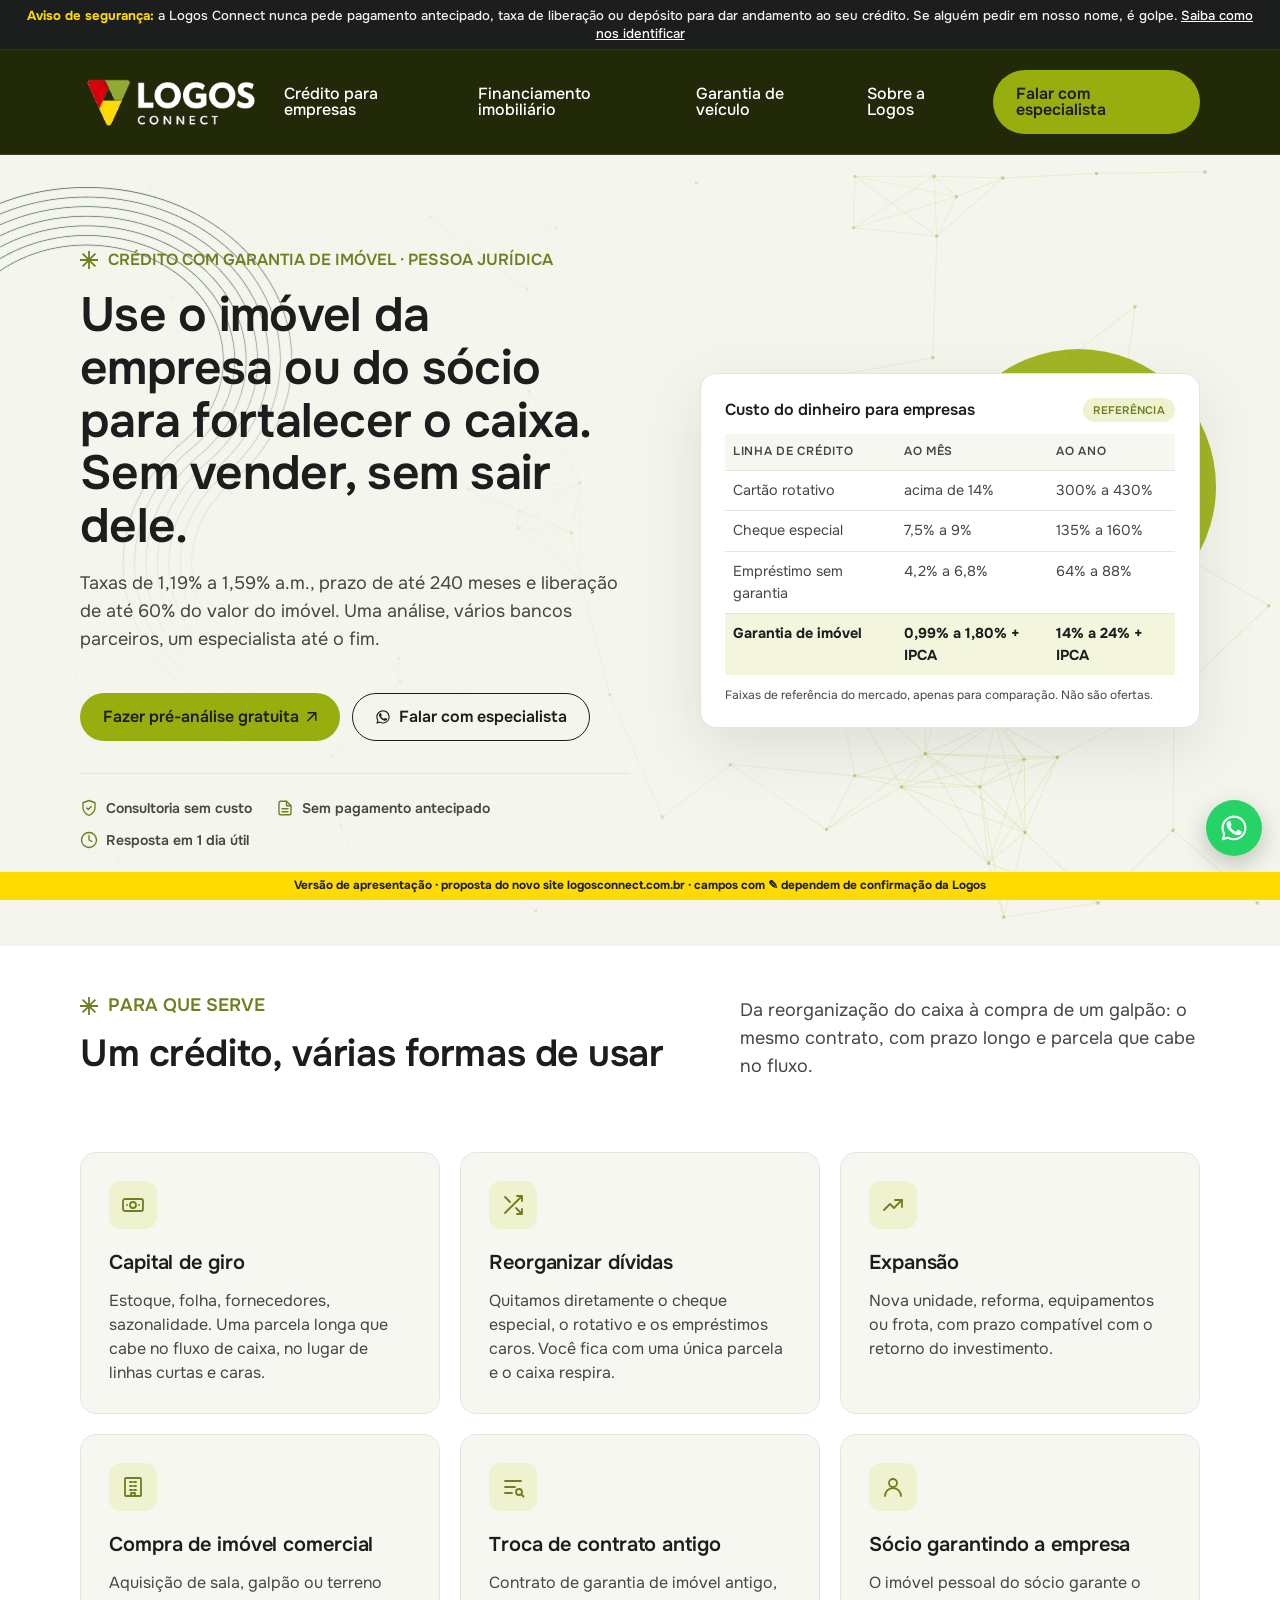
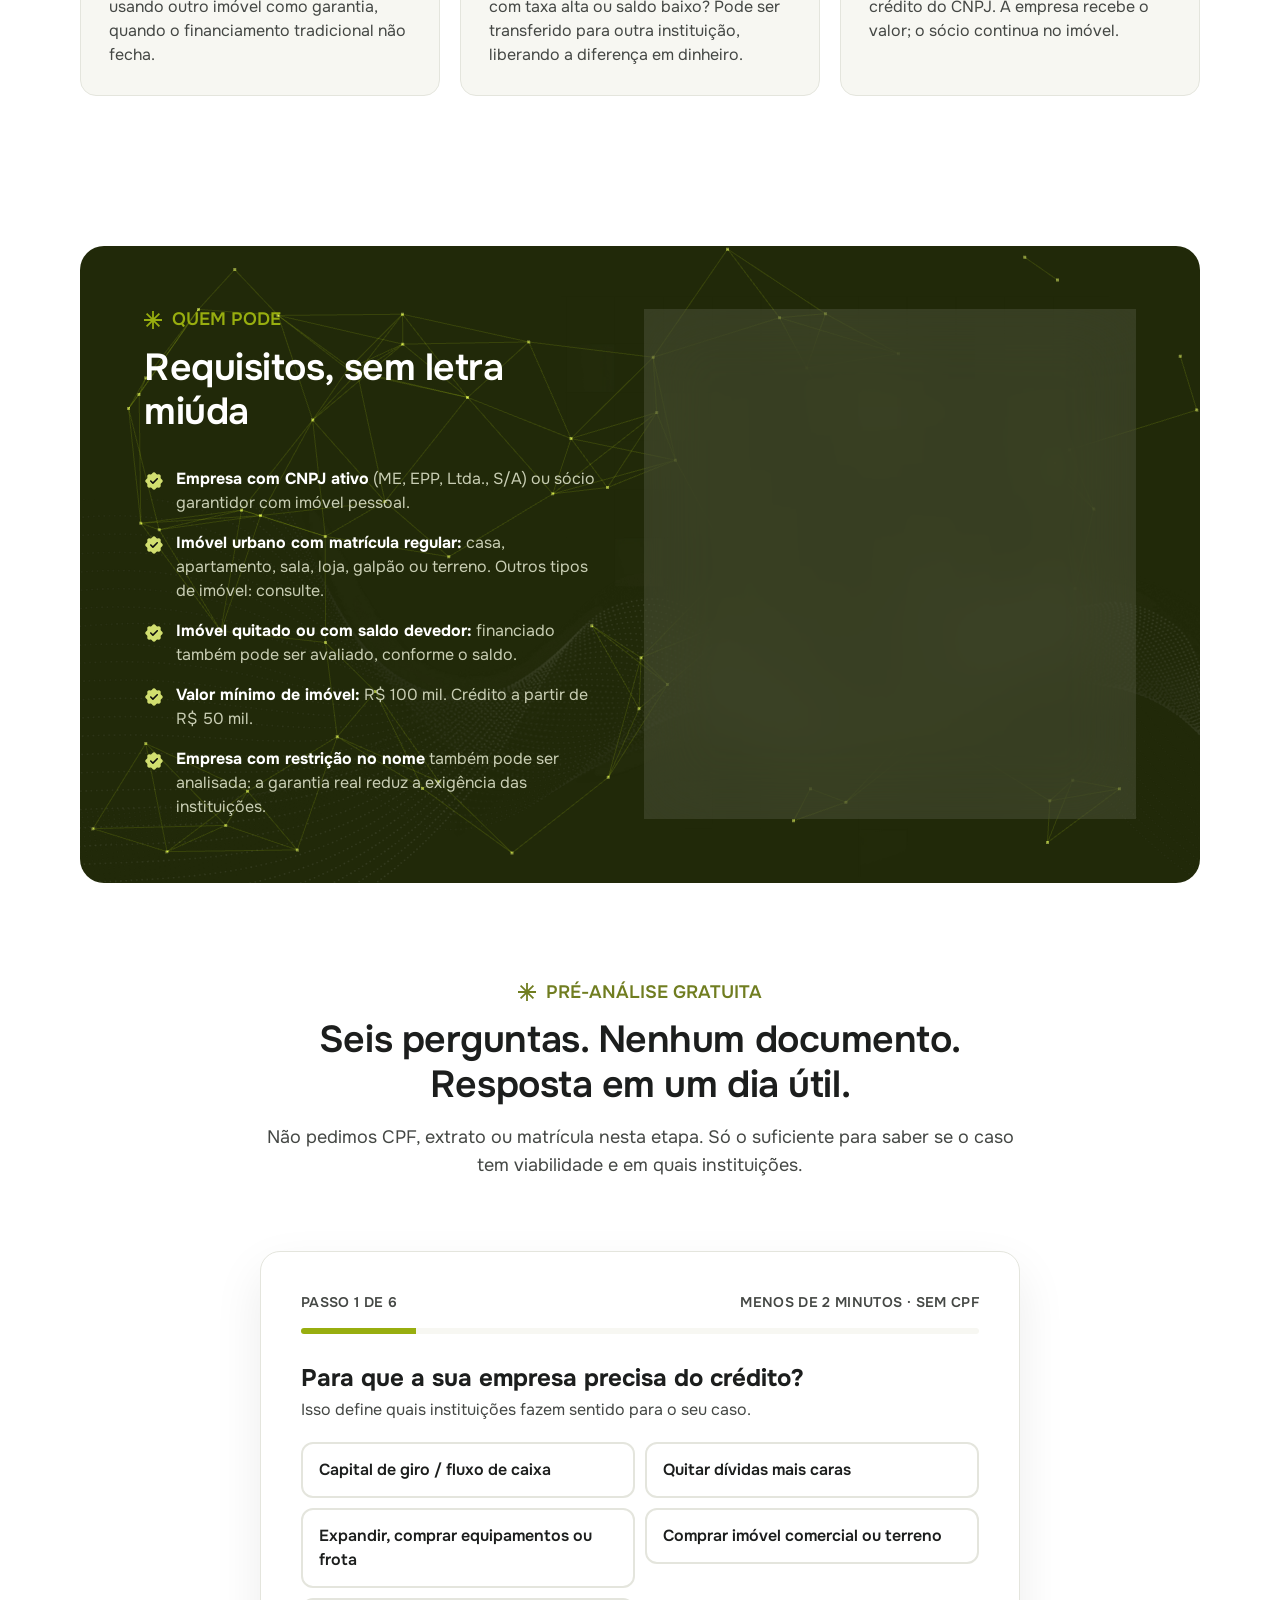
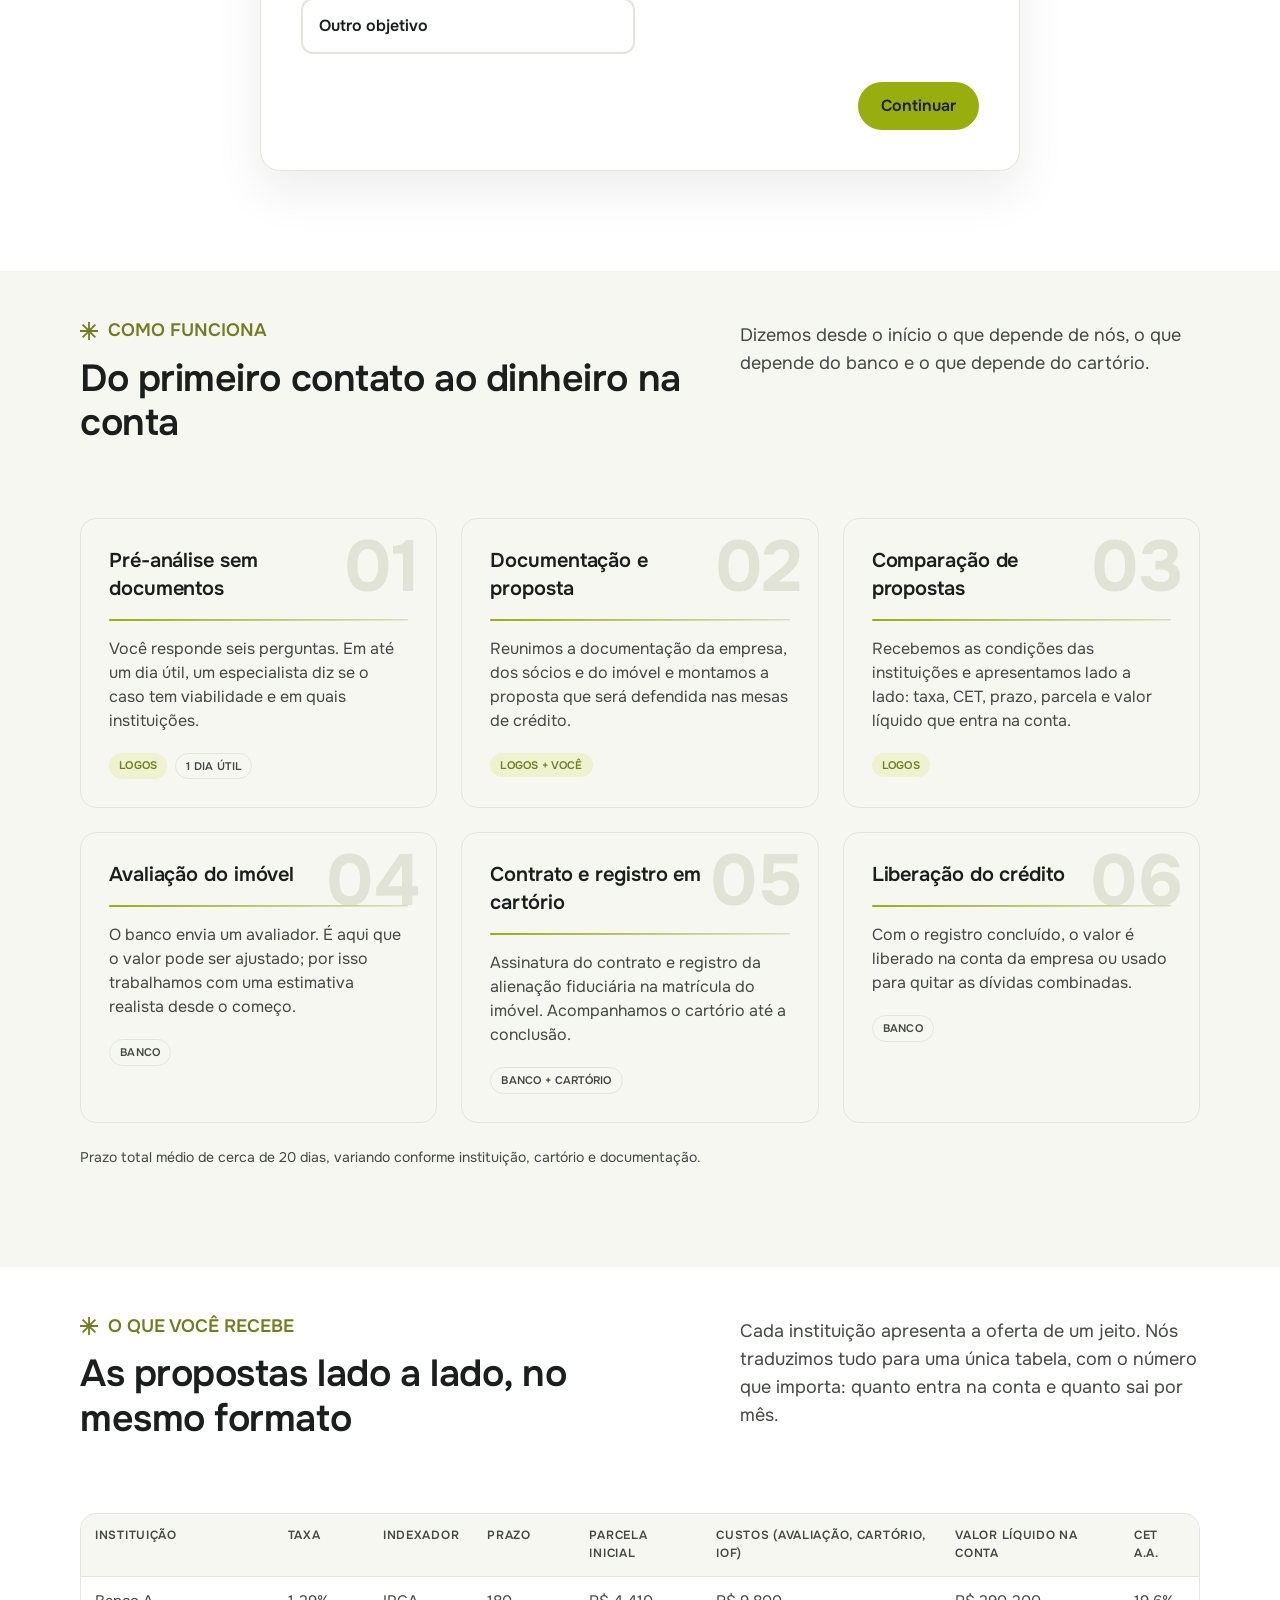
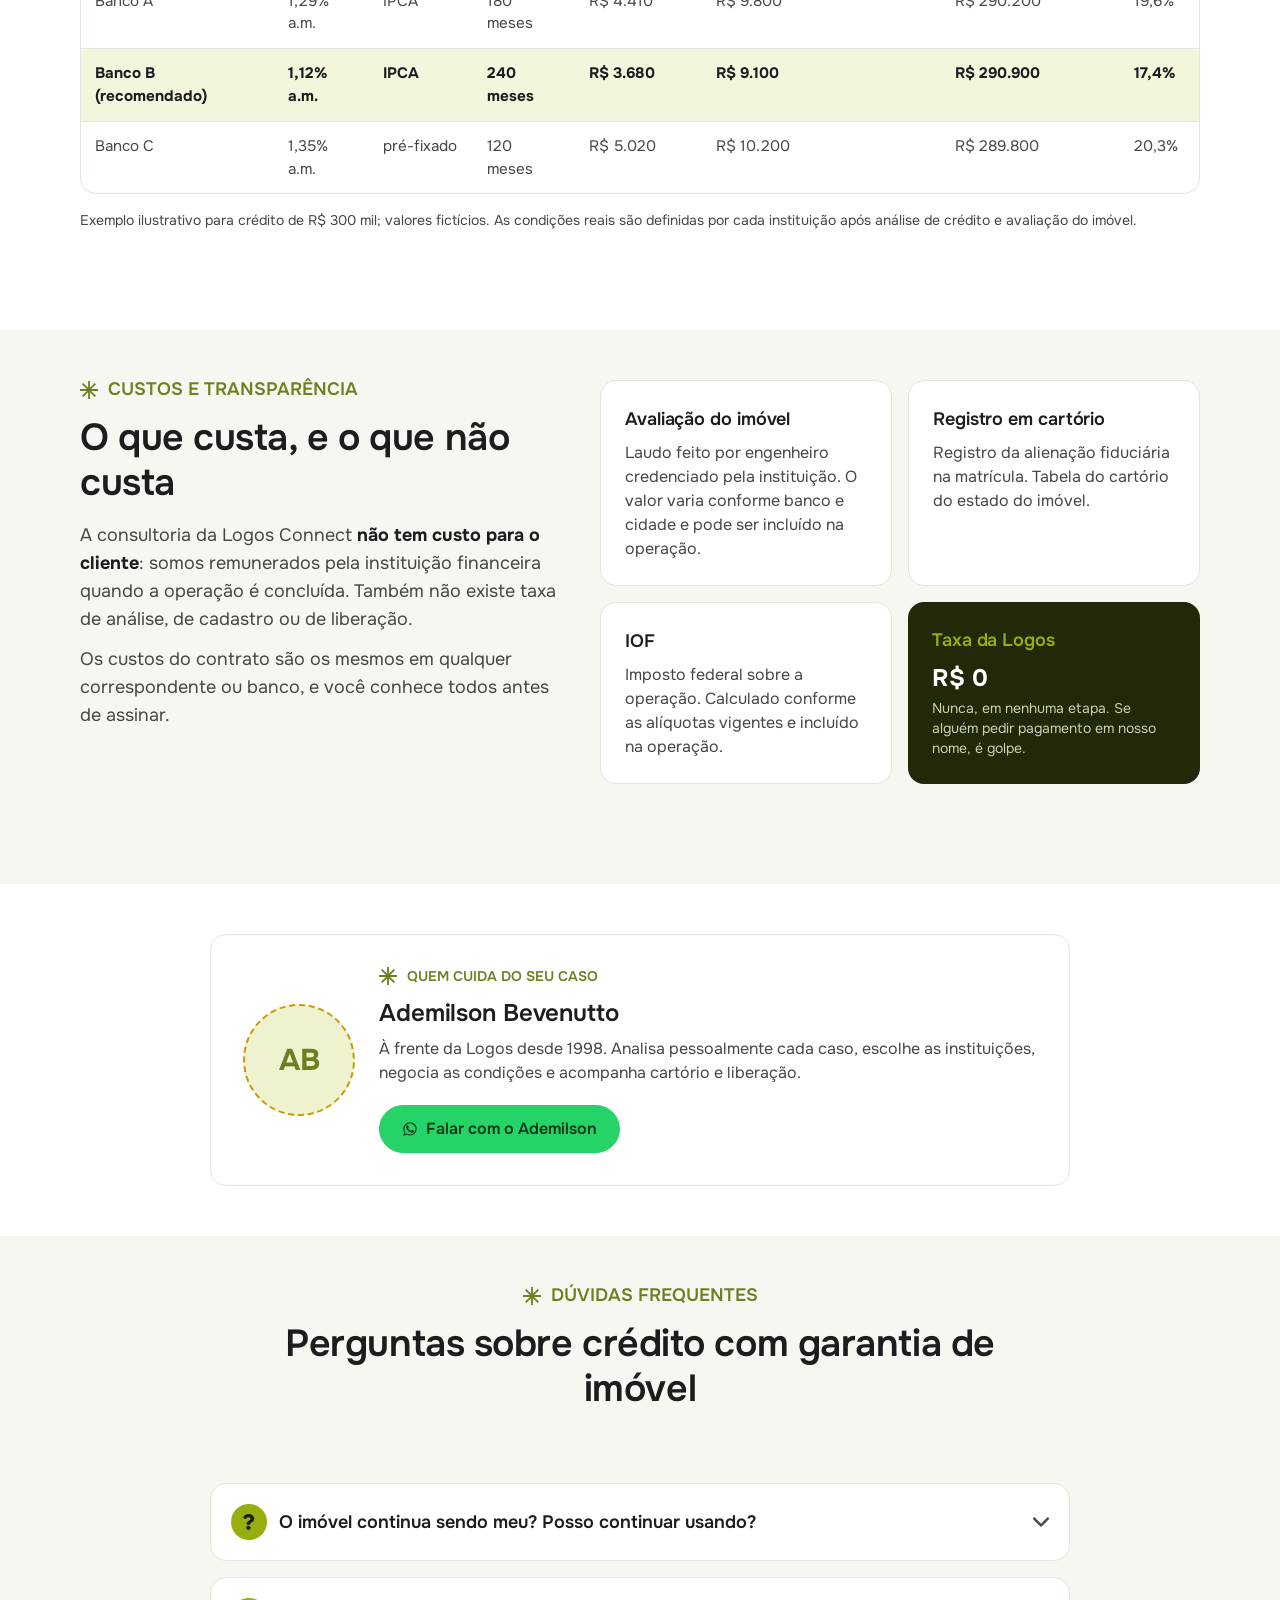
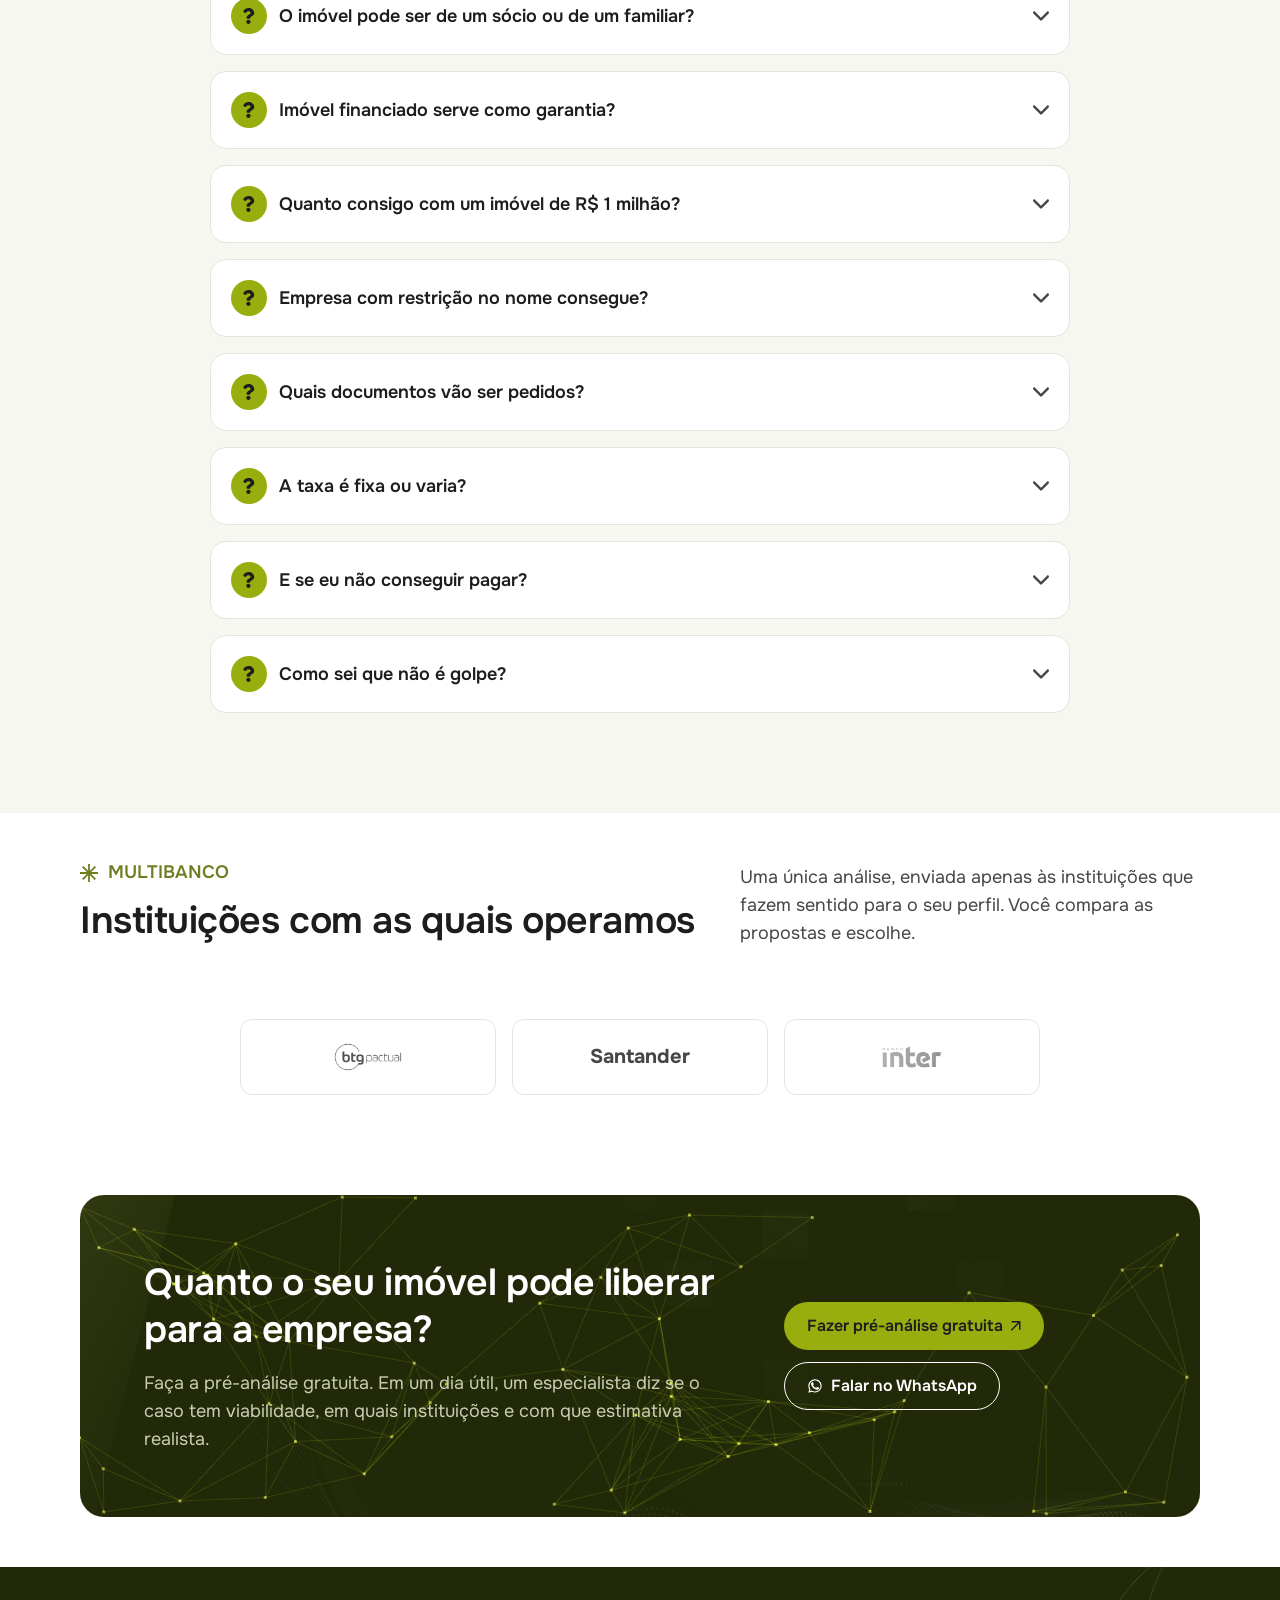
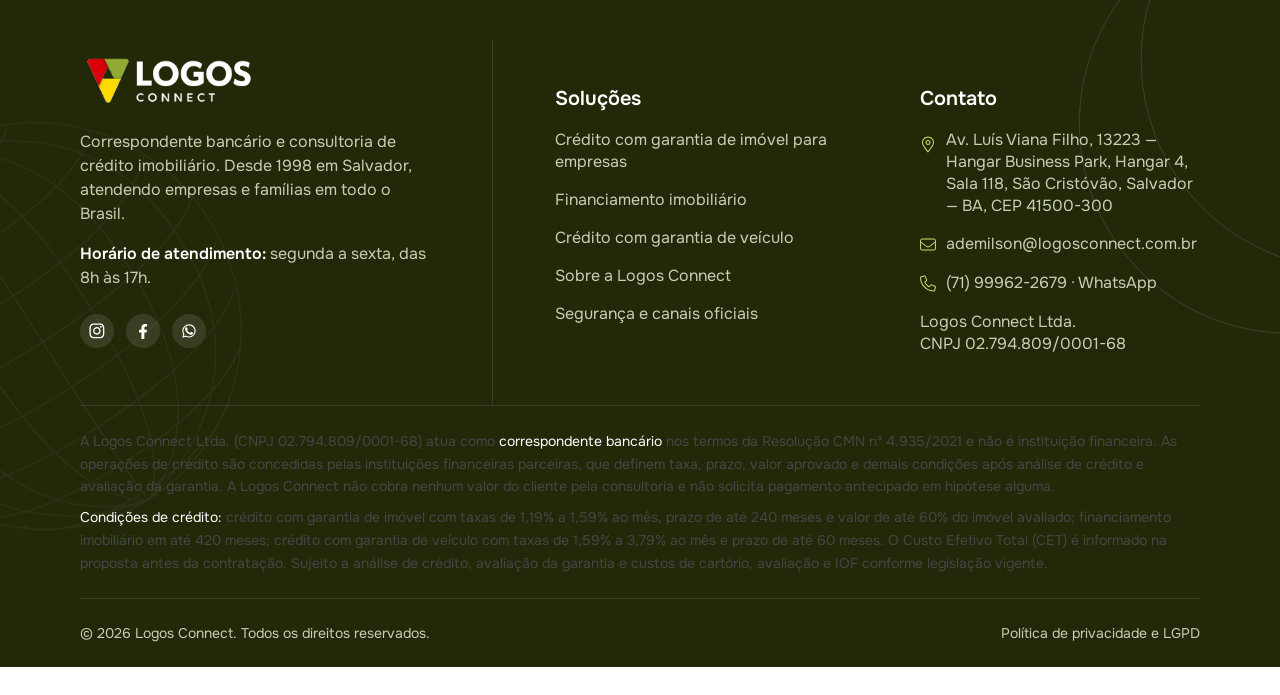
<file: cgi-empresas.html>
<!DOCTYPE html>
<html lang="pt-BR">
<head>
	<meta charset="UTF-8">
	<meta name="viewport" content="width=device-width, initial-scale=1.0">
	<title>Crédito com garantia de imóvel para empresas | Logos Connect</title>
	<meta name="description" content="Capital de giro, reorganização de dívidas e expansão com garantia de imóvel da empresa ou do sócio. Comparação de propostas entre bancos parceiros. Consultoria sem custo, desde 1998.">
	<meta name="robots" content="noindex, nofollow">	<link rel="canonical" href="https://logosconnect.com.br/cgi-empresas/">
	<link rel="icon" href="assets/img/isologo.png" sizes="192x192">
	<link rel="apple-touch-icon" href="assets/img/isologo.png">
	<meta property="og:title" content="Crédito com garantia de imóvel para empresas | Logos Connect">
	<meta property="og:description" content="Capital de giro, reorganização de dívidas e expansão com garantia de imóvel da empresa ou do sócio. Comparação de propostas entre bancos parceiros. Consultoria sem custo, desde 1998.">
	<meta property="og:type" content="website">
	<meta property="og:locale" content="pt_BR">
	<link rel="preconnect" href="https://fonts.googleapis.com">
	<link rel="preconnect" href="https://fonts.gstatic.com" crossorigin>
	<link href="https://fonts.googleapis.com/css2?family=Onest:wght@300..900&display=swap" rel="stylesheet">
	<link rel="stylesheet" href="assets/css/plugins.min.css">
	<link rel="stylesheet" href="assets/css/site.css">
	<link rel="stylesheet" href="assets/css/logos.css">
	<!-- Google Tag Manager (produção): GTM-K36DP57V — reativar ao publicar no domínio -->
</head>
<body class="has-preview">
	<header class="header-area bg-secondary fixed w-full top-0 left-0 right-0 z-999999 border-b border-white/10">
    <div class="faixa-antifraude"><span class="hidden sm:inline"><strong>Aviso de segurança:</strong> a Logos Connect nunca pede pagamento antecipado, taxa de liberação ou depósito para dar andamento ao seu crédito. Se alguém pedir em nosso nome, é golpe.</span><span class="sm:hidden"><strong>Atenção:</strong> nunca pedimos pagamento antecipado. Se alguém pedir em nosso nome, é golpe.</span> <a href="sobre.html#seguranca">Saiba como nos identificar</a></div>
    <div class="container lg:py-1.5">
        <div class="header-wrapper flex items-center justify-between gap-5 py-3 sm:py-4 lg:py-0">
            <a class="logo" href="index.html" aria-label="Logos Connect — início">
                <img src="assets/img/logo-branco.png" width="508" height="144" alt="Logos Connect">
            </a>
            <nav class="main-menu" data-lenis-prevent aria-label="Principal">
                <ul>
                                        <li><a href="cgi-empresas.html" class="sub-menu-item active" aria-current="page">Crédito para empresas</a></li>
                                        <li><a href="financiamento-imobiliario.html" class="sub-menu-item">Financiamento imobiliário</a></li>
                                        <li><a href="credito-veiculo.html" class="sub-menu-item">Garantia de veículo</a></li>
                                        <li><a href="sobre.html" class="sub-menu-item">Sobre a Logos</a></li>
                                        <li class="block sm:hidden">
                        <a href="https://wa.me/557199622679?text=Ol%C3%A1%2C%20Logos%20Connect%21%20Vim%20pelo%20site%20e%20quero%20falar%20com%20um%20especialista." target="_blank" rel="noopener" class="button-primary sm:block! text-center justify-center! w-full" data-origem="menu-mobile">Falar com especialista</a>
                    </li>
                </ul>
            </nav>
            <div class="flex items-center gap-5">
                <a href="https://wa.me/557199622679?text=Ol%C3%A1%2C%20Logos%20Connect%21%20Vim%20pelo%20site%20e%20quero%20falar%20com%20um%20especialista." target="_blank" rel="noopener" class="button-primary hidden! sm:inline-flex!" data-origem="header">Falar com especialista</a>
                <button type="button" class="menuToggle" aria-label="Abrir menu">
                    <svg class="stroke-current text-white" width="40" viewBox="0 0 100 100">
                        <path class="line line1" d="M 20,29.000046 H 80.000231 C 80.000231,29.000046 94.498839,28.817352 94.532987,66.711331 94.543142,77.980673 90.966081,81.670246 85.259173,81.668997 79.552261,81.667751 75.000211,74.999942 75.000211,74.999942 L 25.000021,25.000058" />
                        <path class="line line2" d="M 20,50 H 80" />
                        <path class="line line3" d="M 20,70.999954 H 80.000231 C 80.000231,70.999954 94.498839,71.182648 94.532987,33.288669 94.543142,22.019327 90.966081,18.329754 85.259173,18.331003 79.552261,18.332249 75.000211,25.000058 75.000211,25.000058 L 25.000021,74.999942" />
                    </svg>
                </button>
            </div>
        </div>
    </div>
</header>

	<main id="main-content">

	<!-- Hero -->
	<section class="py-12 md:py-16 lg:py-20 xl:py-24 bg-hero relative z-1 overflow-hidden" data-digital-hero-banner>
		<img class="hidden lg:block absolute top-[4%] left-0 -z-1 opacity-70" src="assets/img/tpl/hero-bg-shape.webp" alt="">
		<canvas class="fx-canvas" data-fx="field" data-fx-theme="light" aria-hidden="true"></canvas>		<div class="container">
			<div class="flex items-center justify-between gap-10 flex-col md:flex-row">
				<div class="md:max-w-137.5 w-full">
					<div class="flex items-center gap-2.5" data-subtitle><img class="rotate" src="assets/img/title-icon.svg" alt=""><p class="text-sm sm:text-base font-semibold leading-[1.1]! text-verde-escuro uppercase">Crédito com garantia de imóvel · pessoa jurídica</p></div>
					<h1 class="text-4xl sm:text-[40px] md:text-5xl lg:text-[52px] xl:text-[58px] font-bold leading-[1.1]! text-title_black mt-4 md:mt-5" data-title>Use o imóvel da empresa ou do sócio para fortalecer o caixa. Sem vender, sem sair dele.</h1>
					<p class="text-base sm:text-lg text-paragraph_black mt-4" data-excerpt>Taxas de 1,19% a 1,59% a.m., prazo de até 240 meses e liberação de até 60% do valor do imóvel. Uma análise, vários bancos parceiros, um especialista até o fim.</p>
					<div class="mt-6 sm:mt-8 lg:mt-10 flex items-center gap-3 flex-wrap" data-button>
						<a class="button-primary" href="#pre-analise">Fazer pré-análise gratuita<svg class="w-2.5 h-2.5 fill-current"><use href="#buttonArrow"></use></svg></a>						<a class="button-autline-dark text-title_black! hover:text-white!" href="https://wa.me/557199622679?text=Ol%C3%A1%2C%20Logos%20Connect%21%20Vim%20pelo%20site%20e%20quero%20falar%20com%20um%20especialista." target="_blank" rel="noopener" data-origem="hero-cgi"><span class="w-4 h-4 inline-block"><svg viewBox="0 0 24 24" fill="currentColor" aria-hidden="true"><path d="M17.5 14.4c-.3-.1-1.8-.9-2-1-.3-.1-.5-.1-.7.1-.2.3-.8 1-.9 1.2-.2.2-.3.2-.6.1-.3-.1-1.3-.5-2.4-1.5-.9-.8-1.5-1.8-1.7-2.1-.2-.3 0-.5.1-.6l.4-.5.3-.5c.1-.2 0-.4 0-.5L9.2 6.9c-.2-.6-.5-.5-.7-.5h-.6c-.2 0-.5.1-.8.4-.3.3-1 1-1 2.5s1.1 2.9 1.2 3.1c.1.2 2.1 3.2 5.1 4.5.7.3 1.3.5 1.7.6.7.2 1.4.2 1.9.1.6-.1 1.8-.7 2-1.4.2-.7.2-1.3.2-1.4-.1-.2-.3-.3-.7-.4zM12 2C6.5 2 2 6.5 2 12c0 1.8.5 3.5 1.3 5L2 22l5.2-1.4c1.4.8 3.1 1.2 4.8 1.2 5.5 0 10-4.5 10-10S17.5 2 12 2zm0 18.2c-1.5 0-3-.4-4.3-1.2l-.3-.2-3.1.8.8-3-.2-.3C4.1 15 3.7 13.5 3.7 12c0-4.6 3.7-8.3 8.3-8.3s8.3 3.7 8.3 8.3-3.7 8.2-8.3 8.2z"/></svg></span>Falar com especialista</a>					</div>
					<div class="mt-8 pt-6 border-t border-border flex flex-wrap gap-x-6 gap-y-3 text-sm font-semibold" data-button>
						<span class="flex items-center gap-2 text-verde-escuro"><svg class="w-4.5 h-4.5" viewBox="0 0 24 24" fill="none" stroke="currentColor" stroke-width="1.8" stroke-linecap="round" stroke-linejoin="round" aria-hidden="true"><path d="M12 22s8-4 8-10V5l-8-3-8 3v7c0 6 8 10 8 10z"/><path d="m9 12 2 2 4-4"/></svg><span class="text-paragraph_black">Consultoria sem custo</span></span>
						<span class="flex items-center gap-2 text-verde-escuro"><svg class="w-4.5 h-4.5" viewBox="0 0 24 24" fill="none" stroke="currentColor" stroke-width="1.8" stroke-linecap="round" stroke-linejoin="round" aria-hidden="true"><path d="M14 3H6a2 2 0 0 0-2 2v14a2 2 0 0 0 2 2h12a2 2 0 0 0 2-2V9z"/><path d="M14 3v6h6M8 13h8M8 17h8"/></svg><span class="text-paragraph_black">Sem pagamento antecipado</span></span>
						<span class="flex items-center gap-2 text-verde-escuro"><svg class="w-4.5 h-4.5" viewBox="0 0 24 24" fill="none" stroke="currentColor" stroke-width="1.8" stroke-linecap="round" stroke-linejoin="round" aria-hidden="true"><circle cx="12" cy="12" r="10"/><path d="M12 6v6l4 2"/></svg><span class="text-paragraph_black">Resposta em 1 dia útil</span></span>
					</div>
				</div>
				<div class="md:max-w-125 w-full relative z-1" data-thumbnail>
					<div class="bg-white rounded-2xl border border-border shadow-[0px_20px_60px_0px_rgba(28,30,29,0.10)] p-5 sm:p-6">
						<div class="flex items-center justify-between gap-3"><p class="font-semibold text-title_black">Custo do dinheiro para empresas</p><span class="text-[11px] font-semibold uppercase tracking-wide px-2.5 py-1 rounded-full bg-verde-claro text-verde-escuro">Referência</span></div>
						<div class="overflow-x-auto mt-3"><table class="tabela tabela--mini">
							<thead><tr><th>Linha de crédito</th><th>Ao mês</th><th>Ao ano</th></tr></thead>
							<tbody>
								<tr><td>Cartão rotativo</td><td>acima de 14%</td><td>300% a 430%</td></tr>
								<tr><td>Cheque especial</td><td>7,5% a 9%</td><td>135% a 160%</td></tr>
								<tr><td>Empréstimo sem garantia</td><td>4,2% a 6,8%</td><td>64% a 88%</td></tr>
								<tr class="destaque"><td>Garantia de imóvel</td><td>0,99% a 1,80% + IPCA</td><td>14% a 24% + IPCA</td></tr>
							</tbody></table></div>
						<p class="text-xs text-paragraph_black mt-3">Faixas de referência do mercado, apenas para comparação. Não são ofertas.</p>
					</div>
					<div class="absolute -top-6 -right-4 -z-1 w-[55%] bg-primary aspect-square rounded-full opacity-90" data-circle></div>
				</div>
			</div>
		</div>
	</section>

	<!-- Usos -->
	<section class="section-spacing-md-lg" id="usos">
		<div class="container">
			<div class="flex items-start justify-between gap-4 md:gap-10 mb-12 sm:mb-14 md:mb-16 lg:mb-18 flex-col md:flex-row max-w-125 md:max-w-full" data-section-title>
        <div class="md:max-w-170 w-full">
            <div class="flex items-center gap-2.5" data-subtitle><img class="rotate" src="assets/img/title-icon.svg" alt=""><span class="text-base lg:text-lg font-semibold leading-[1.1]! text-verde-escuro uppercase block">Para que serve</span></div>
            <h2 class="text-3xl md:text-4xl lg:text-[40px] xl:text-5xl font-bold leading-tight text-title_black mt-4" data-content>Um crédito, várias formas de usar</h2>
        </div><p class="md:max-w-115 w-full text-base sm:text-lg text-paragraph_black" data-content>Da reorganização do caixa à compra de um galpão: o mesmo contrato, com prazo longo e parcela que cabe no fluxo.</p></div>			<div class="grid sm:grid-cols-2 lg:grid-cols-3 gap-5" data-sttr-wrapper>
								<div id="giro" class="bg-background border border-border p-6 sm:p-7 rounded-2xl" data-sttr-card data-tilt="4">
					<span class="w-12 h-12 rounded-xl bg-verde-claro text-verde-escuro flex items-center justify-center"><svg class="w-6 h-6" viewBox="0 0 24 24" fill="none" stroke="currentColor" stroke-width="1.8" stroke-linecap="round" stroke-linejoin="round" aria-hidden="true"><rect x="2" y="6" width="20" height="12" rx="2"/><circle cx="12" cy="12" r="3"/><path d="M6 12h.01M18 12h.01"/></svg></span>
					<h3 class="text-title_black text-lg md:text-xl font-semibold mt-5">Capital de giro</h3>
					<p class="pt-3 text-paragraph_black text-base">Estoque, folha, fornecedores, sazonalidade. Uma parcela longa que cabe no fluxo de caixa, no lugar de linhas curtas e caras.</p>
				</div>
								<div id="dividas" class="bg-background border border-border p-6 sm:p-7 rounded-2xl" data-sttr-card data-tilt="4">
					<span class="w-12 h-12 rounded-xl bg-verde-claro text-verde-escuro flex items-center justify-center"><svg class="w-6 h-6" viewBox="0 0 24 24" fill="none" stroke="currentColor" stroke-width="1.8" stroke-linecap="round" stroke-linejoin="round" aria-hidden="true"><path d="M16 3h5v5M4 20 21 3M21 16v5h-5M15 15l6 6M4 4l5 5"/></svg></span>
					<h3 class="text-title_black text-lg md:text-xl font-semibold mt-5">Reorganizar dívidas</h3>
					<p class="pt-3 text-paragraph_black text-base">Quitamos diretamente o cheque especial, o rotativo e os empréstimos caros. Você fica com uma única parcela e o caixa respira.</p>
				</div>
								<div id="expansao" class="bg-background border border-border p-6 sm:p-7 rounded-2xl" data-sttr-card data-tilt="4">
					<span class="w-12 h-12 rounded-xl bg-verde-claro text-verde-escuro flex items-center justify-center"><svg class="w-6 h-6" viewBox="0 0 24 24" fill="none" stroke="currentColor" stroke-width="1.8" stroke-linecap="round" stroke-linejoin="round" aria-hidden="true"><path d="M3 17l6-6 4 4 8-8"/><path d="M14 7h7v7"/></svg></span>
					<h3 class="text-title_black text-lg md:text-xl font-semibold mt-5">Expansão</h3>
					<p class="pt-3 text-paragraph_black text-base">Nova unidade, reforma, equipamentos ou frota, com prazo compatível com o retorno do investimento.</p>
				</div>
								<div id="imovel-comercial" class="bg-background border border-border p-6 sm:p-7 rounded-2xl" data-sttr-card data-tilt="4">
					<span class="w-12 h-12 rounded-xl bg-verde-claro text-verde-escuro flex items-center justify-center"><svg class="w-6 h-6" viewBox="0 0 24 24" fill="none" stroke="currentColor" stroke-width="1.8" stroke-linecap="round" stroke-linejoin="round" aria-hidden="true"><rect x="4" y="3" width="16" height="18" rx="1"/><path d="M9 7h2M13 7h2M9 11h2M13 11h2M9 15h2M13 15h2M10 21v-3h4v3"/></svg></span>
					<h3 class="text-title_black text-lg md:text-xl font-semibold mt-5">Compra de imóvel comercial</h3>
					<p class="pt-3 text-paragraph_black text-base">Aquisição de sala, galpão ou terreno usando outro imóvel como garantia, quando o financiamento tradicional não fecha.</p>
				</div>
								<div id="troca" class="bg-background border border-border p-6 sm:p-7 rounded-2xl" data-sttr-card data-tilt="4">
					<span class="w-12 h-12 rounded-xl bg-verde-claro text-verde-escuro flex items-center justify-center"><svg class="w-6 h-6" viewBox="0 0 24 24" fill="none" stroke="currentColor" stroke-width="1.8" stroke-linecap="round" stroke-linejoin="round" aria-hidden="true"><path d="M4 6h16M4 12h10M4 18h7"/><circle cx="18" cy="17" r="3"/><path d="m20.5 19.5 2 2"/></svg></span>
					<h3 class="text-title_black text-lg md:text-xl font-semibold mt-5">Troca de contrato antigo</h3>
					<p class="pt-3 text-paragraph_black text-base">Contrato de garantia de imóvel antigo, com taxa alta ou saldo baixo? Pode ser transferido para outra instituição, liberando a diferença em dinheiro.</p>
				</div>
								<div id="socio" class="bg-background border border-border p-6 sm:p-7 rounded-2xl" data-sttr-card data-tilt="4">
					<span class="w-12 h-12 rounded-xl bg-verde-claro text-verde-escuro flex items-center justify-center"><svg class="w-6 h-6" viewBox="0 0 24 24" fill="none" stroke="currentColor" stroke-width="1.8" stroke-linecap="round" stroke-linejoin="round" aria-hidden="true"><circle cx="12" cy="8" r="4"/><path d="M4 21a8 8 0 0 1 16 0"/></svg></span>
					<h3 class="text-title_black text-lg md:text-xl font-semibold mt-5">Sócio garantindo a empresa</h3>
					<p class="pt-3 text-paragraph_black text-base">O imóvel pessoal do sócio garante o crédito do CNPJ. A empresa recebe o valor; o sócio continua no imóvel.</p>
				</div>
							</div>
		</div>
	</section>

	<!-- Quem pode (container escuro) -->
	<section class="section-spacing-md" id="quem-pode">
		<div class="container-lg">
			<div class="p-6 sm:p-10 xl:p-16 bg-secondary rounded-2xl md:rounded-3xl relative z-1 overflow-hidden" data-grid-reveal data-cols="8" data-rows="8" data-cols-sm="5" data-rows-sm="12" data-cols-lg="8" data-rows-lg="8" data-animation="horizontal" data-bg-color="white" data-trigger="top 70%" data-stagger="0.006" data-duration="0.8" data-play-once="true">
				<img class="w-full absolute bottom-0 select-none left-0 -z-1 opacity-70" src="assets/img/tpl/dark-bg-shape.webp" alt="">
				<canvas class="fx-canvas" data-fx="field" data-fx-theme="dark" data-fx-count="70" aria-hidden="true"></canvas>				<div class="flex justify-between gap-10 flex-col lg:flex-row">
					<div class="lg:max-w-130 w-full">
						<div class="flex items-center gap-2.5"><img class="rotate" src="assets/img/title-icon-primary.svg" alt=""><p class="text-base sm:text-lg font-semibold leading-[1.1]! text-primary uppercase">Quem pode</p></div>
						<h2 class="text-3xl md:text-4xl lg:text-[40px] font-bold leading-tight text-title_white mt-4">Requisitos, sem letra miúda</h2>
						<ul class="flex flex-col gap-4 mt-8 text-paragraph_white">
							<li class="flex items-start gap-3"><svg class="w-5 h-5 fill-current mt-1 text-primary shrink-0"><use href="#roundedCheck"></use></svg><span class="flex-1"><strong class="text-white">Empresa com CNPJ ativo</strong> (ME, EPP, Ltda., S/A) ou sócio garantidor com imóvel pessoal.</span></li>
							<li class="flex items-start gap-3"><svg class="w-5 h-5 fill-current mt-1 text-primary shrink-0"><use href="#roundedCheck"></use></svg><span class="flex-1"><strong class="text-white">Imóvel urbano com matrícula regular:</strong> casa, apartamento, sala, loja, galpão ou terreno. Outros tipos de imóvel: consulte.</span></li>
							<li class="flex items-start gap-3"><svg class="w-5 h-5 fill-current mt-1 text-primary shrink-0"><use href="#roundedCheck"></use></svg><span class="flex-1"><strong class="text-white">Imóvel quitado ou com saldo devedor:</strong> financiado também pode ser avaliado, conforme o saldo.</span></li>
							<li class="flex items-start gap-3"><svg class="w-5 h-5 fill-current mt-1 text-primary shrink-0"><use href="#roundedCheck"></use></svg><span class="flex-1"><strong class="text-white">Valor mínimo de imóvel:</strong> R$ 100 mil. Crédito a partir de R$ 50 mil.</span></li>
							<li class="flex items-start gap-3"><svg class="w-5 h-5 fill-current mt-1 text-primary shrink-0"><use href="#roundedCheck"></use></svg><span class="flex-1"><strong class="text-white">Empresa com restrição no nome</strong> também pode ser analisada: a garantia real reduz a exigência das instituições.</span></li>
						</ul>
					</div>
					<div class="lg:max-w-135 w-full p-5 sm:p-7 rounded-2xl bg-white/10 border border-white/10 backdrop-blur-[34px]">
						<h3 class="text-white text-xl font-semibold">O que costuma reduzir o valor aprovado</h3>
						<p class="mt-3 text-paragraph_white">Preferimos avisar antes: o avaliador do banco costuma atribuir ao imóvel um valor abaixo do que o proprietário espera, e o percentual liberado é calculado sobre o valor avaliado. Na prática, a liberação costuma ficar abaixo do teto de 60% do valor de mercado.</p>
						<p class="mt-3 text-paragraph_white">Por isso, a nossa pré-análise já parte de uma estimativa conservadora. Se o valor fechar acima dela, ótimo. Se não, você não terá planejado o caixa com um número que não existia.</p>
						<p class="mt-4 text-sm text-paragraph_white border-t border-white/10 pt-4"><strong class="text-white">Para pessoa jurídica</strong>, o IOF segue as alíquotas vigentes para empresas. Mostramos esse impacto no valor líquido antes da assinatura.</p>
					</div>
				</div>
			</div>
		</div>
	</section>

	<!-- Pré-análise -->
	<section class="section-spacing-md-lg bg-white" id="pre-analise-secao">
		<div class="container">
			<div class="max-w-190 mx-auto text-center mb-12 sm:mb-14 md:mb-16 lg:mb-18" data-section-title>
            <div class="flex items-center justify-center gap-2.5" data-subtitle><img class="rotate" src="assets/img/title-icon.svg" alt=""><span class="text-base lg:text-lg font-semibold leading-[1.1]! text-verde-escuro uppercase block">Pré-análise gratuita</span></div>
            <h2 class="text-3xl md:text-4xl lg:text-[40px] xl:text-5xl font-bold leading-tight text-title_black mt-4" data-content>Seis perguntas. Nenhum documento. Resposta em um dia útil.</h2><p class="mt-4 text-base sm:text-lg text-paragraph_black" data-content>Não pedimos CPF, extrato ou matrícula nesta etapa. Só o suficiente para saber se o caso tem viabilidade e em quais instituições.</p></div>			
<div class="triagem p-5 sm:p-8 lg:p-10 max-w-190 mx-auto" data-triagem id="pre-analise">
  <div class="flex justify-between items-center gap-3 mb-4 text-xs sm:text-sm font-semibold uppercase tracking-wide text-paragraph_black"><span data-contador>Passo 1 de 6</span><span>Menos de 2 minutos · sem CPF</span></div>
  <div class="triagem__barra mb-7"><span></span></div>
  <div class="triagem__corpo">
    <fieldset class="triagem__passo border-0 p-0 m-0">
      <legend class="text-xl sm:text-2xl font-bold text-title_black mb-1">Para que a sua empresa precisa do crédito?</legend>
      <p class="text-paragraph_black text-sm sm:text-base mb-5">Isso define quais instituições fazem sentido para o seu caso.</p>
      <div class="opcoes"><div class="opcao"><input type="radio" name="finalidade" id="finalidade-0" value="giro"><label for="finalidade-0">Capital de giro / fluxo de caixa</label></div><div class="opcao"><input type="radio" name="finalidade" id="finalidade-1" value="dividas"><label for="finalidade-1">Quitar dívidas mais caras</label></div><div class="opcao"><input type="radio" name="finalidade" id="finalidade-2" value="expansao"><label for="finalidade-2">Expandir, comprar equipamentos ou frota</label></div><div class="opcao"><input type="radio" name="finalidade" id="finalidade-3" value="imovel"><label for="finalidade-3">Comprar imóvel comercial ou terreno</label></div><div class="opcao"><input type="radio" name="finalidade" id="finalidade-4" value="outro"><label for="finalidade-4">Outro objetivo</label></div></div>
      <p class="erro">Escolha uma opção para continuar.</p>
    </fieldset>
    <fieldset class="triagem__passo border-0 p-0 m-0" hidden>
      <legend class="text-xl sm:text-2xl font-bold text-title_black mb-1">Quanto você precisa, aproximadamente?</legend>
      <p class="text-paragraph_black text-sm sm:text-base mb-5">Uma faixa já basta. O valor final depende da avaliação do imóvel.</p>
      <div class="opcoes"><div class="opcao"><input type="radio" name="valor" id="valor-0" value="ate100"><label for="valor-0">Até R$ 100 mil</label></div><div class="opcao"><input type="radio" name="valor" id="valor-1" value="100-300"><label for="valor-1">R$ 100 mil a R$ 300 mil</label></div><div class="opcao"><input type="radio" name="valor" id="valor-2" value="300-1m"><label for="valor-2">R$ 300 mil a R$ 1 milhão</label></div><div class="opcao"><input type="radio" name="valor" id="valor-3" value="1m+"><label for="valor-3">Acima de R$ 1 milhão</label></div></div>
      <p class="erro">Escolha uma faixa para continuar.</p>
    </fieldset>
    <fieldset class="triagem__passo border-0 p-0 m-0" hidden>
      <legend class="text-xl sm:text-2xl font-bold text-title_black mb-1">Qual imóvel pode ser dado em garantia?</legend>
      <p class="text-paragraph_black text-sm sm:text-base mb-5">O imóvel continua seu e você continua usando normalmente.</p>
      <div class="opcoes"><div class="opcao"><input type="radio" name="tipo_imovel" id="tipo_imovel-0" value="residencial"><label for="tipo_imovel-0">Casa ou apartamento</label></div><div class="opcao"><input type="radio" name="tipo_imovel" id="tipo_imovel-1" value="comercial"><label for="tipo_imovel-1">Sala, loja, galpão ou prédio comercial</label></div><div class="opcao"><input type="radio" name="tipo_imovel" id="tipo_imovel-2" value="terreno"><label for="tipo_imovel-2">Terreno urbano</label></div><div class="opcao"><input type="radio" name="tipo_imovel" id="tipo_imovel-3" value="rural"><label for="tipo_imovel-3">Imóvel rural</label></div></div>
      <div class="campo mt-5"><label for="cidade">Cidade e estado do imóvel</label><input type="text" id="cidade" name="cidade" placeholder="Ex.: Salvador, BA" required></div>
      <p class="erro">Informe o tipo e a cidade do imóvel.</p>
    </fieldset>
    <fieldset class="triagem__passo border-0 p-0 m-0" hidden>
      <legend class="text-xl sm:text-2xl font-bold text-title_black mb-1">Quanto vale o imóvel e como está a situação dele?</legend>
      <p class="text-paragraph_black text-sm sm:text-base mb-5">Estimativa de mercado. Imóvel com financiamento em andamento também pode ser analisado.</p>
      <div class="opcoes"><div class="opcao"><input type="radio" name="valor_imovel" id="valor_imovel-0" value="ate300"><label for="valor_imovel-0">Até R$ 300 mil</label></div><div class="opcao"><input type="radio" name="valor_imovel" id="valor_imovel-1" value="300-800"><label for="valor_imovel-1">R$ 300 mil a R$ 800 mil</label></div><div class="opcao"><input type="radio" name="valor_imovel" id="valor_imovel-2" value="800-2m"><label for="valor_imovel-2">R$ 800 mil a R$ 2 milhões</label></div><div class="opcao"><input type="radio" name="valor_imovel" id="valor_imovel-3" value="2m+"><label for="valor_imovel-3">Acima de R$ 2 milhões</label></div></div>
      <div class="mt-5"><div class="opcoes"><div class="opcao"><input type="radio" name="situacao" id="situacao-0" value="quitado"><label for="situacao-0">Quitado, sem dívida</label></div><div class="opcao"><input type="radio" name="situacao" id="situacao-1" value="financiado"><label for="situacao-1">Ainda financiado (com saldo devedor)</label></div></div></div>
      <p class="erro">Informe o valor e a situação do imóvel.</p>
    </fieldset>
    <fieldset class="triagem__passo border-0 p-0 m-0" hidden>
      <legend class="text-xl sm:text-2xl font-bold text-title_black mb-1">Em nome de quem está o imóvel?</legend>
      <p class="text-paragraph_black text-sm sm:text-base mb-5">O imóvel do sócio pode garantir crédito para a empresa.</p>
      <div class="opcoes"><div class="opcao"><input type="radio" name="titular" id="titular-0" value="empresa"><label for="titular-0">Da empresa (CNPJ)</label></div><div class="opcao"><input type="radio" name="titular" id="titular-1" value="socio"><label for="titular-1">De um sócio</label></div><div class="opcao"><input type="radio" name="titular" id="titular-2" value="terceiro"><label for="titular-2">De um familiar ou terceiro</label></div><div class="opcao"><input type="radio" name="titular" id="titular-3" value="nao_sei"><label for="titular-3">Ainda não sei</label></div></div>
      <div class="campo mt-5"><label for="porte">Faturamento anual aproximado da empresa</label>
        <select id="porte" name="porte" required><option value="">Selecione</option><option>Até R$ 360 mil (MEI/ME)</option><option>R$ 360 mil a R$ 4,8 milhões</option><option>R$ 4,8 milhões a R$ 30 milhões</option><option>Acima de R$ 30 milhões</option><option>Prefiro informar depois</option></select></div>
      <p class="erro">Informe o titular do imóvel e o porte da empresa.</p>
    </fieldset>
    <fieldset class="triagem__passo border-0 p-0 m-0" hidden>
      <legend class="text-xl sm:text-2xl font-bold text-title_black mb-1">Para quem enviamos a pré-análise?</legend>
      <p class="text-paragraph_black text-sm sm:text-base mb-5">Um especialista da Logos entra em contato em horário comercial. Nenhum documento é pedido nesta etapa.</p>
      <div class="grid sm:grid-cols-2 gap-4">
        <div class="campo"><label for="nome">Seu nome</label><input type="text" id="nome" name="nome" required autocomplete="name"></div>
        <div class="campo"><label for="empresa">Empresa</label><input type="text" id="empresa" name="empresa" required autocomplete="organization"></div>
        <div class="campo"><label for="whatsapp">WhatsApp</label><input type="tel" id="whatsapp" name="whatsapp" required autocomplete="tel" placeholder="(71) 9 9999-9999"></div>
        <div class="campo"><label for="email">E-mail</label><input type="email" id="email" name="email" required autocomplete="email"></div>
      </div>
      <label class="consent mt-5"><input type="checkbox" name="consent" required> Autorizo a Logos Connect a usar estes dados para analisar meu pedido de crédito e entrar em contato, conforme a <a class="underline" href="sobre.html#privacidade">Política de Privacidade</a>. Não compartilhamos seus dados com instituições financeiras sem a sua autorização.</label>
      <p class="erro">Preencha todos os campos e aceite a política de privacidade.</p>
    </fieldset>
    <div class="flex justify-between gap-3 mt-7">
      <button type="button" class="button-autline-dark text-title_black! hover:text-white!" data-voltar>Voltar</button>
      <button type="button" class="button-primary" data-avancar>Continuar</button>
    </div>
  </div>
  <div class="triagem__resultado text-center" hidden>
    <div class="flex items-center justify-center gap-2.5"><img class="rotate" src="assets/img/title-icon.svg" alt=""><span class="text-base font-semibold leading-[1.1]! text-verde-escuro uppercase">Pré-análise recebida</span></div>
    <h3 class="text-2xl sm:text-3xl font-bold text-title_black mt-4">Seu caso tem perfil para análise multibanco.</h3>
    <p class="text-paragraph_black mt-3">Envie o resumo abaixo pelo WhatsApp para falar agora com um especialista, ou aguarde nosso contato em horário comercial.</p>
    <div class="triagem__resumo bg-background rounded-xl p-5 my-6 text-sm sm:text-base"><dl></dl></div>
    <a class="button-primary btn-whats" href="#" target="_blank" rel="noopener" data-link-whats data-origem="triagem"><span class="w-4 h-4 inline-block"><svg viewBox="0 0 24 24" fill="currentColor" aria-hidden="true"><path d="M17.5 14.4c-.3-.1-1.8-.9-2-1-.3-.1-.5-.1-.7.1-.2.3-.8 1-.9 1.2-.2.2-.3.2-.6.1-.3-.1-1.3-.5-2.4-1.5-.9-.8-1.5-1.8-1.7-2.1-.2-.3 0-.5.1-.6l.4-.5.3-.5c.1-.2 0-.4 0-.5L9.2 6.9c-.2-.6-.5-.5-.7-.5h-.6c-.2 0-.5.1-.8.4-.3.3-1 1-1 2.5s1.1 2.9 1.2 3.1c.1.2 2.1 3.2 5.1 4.5.7.3 1.3.5 1.7.6.7.2 1.4.2 1.9.1.6-.1 1.8-.7 2-1.4.2-.7.2-1.3.2-1.4-.1-.2-.3-.3-.7-.4zM12 2C6.5 2 2 6.5 2 12c0 1.8.5 3.5 1.3 5L2 22l5.2-1.4c1.4.8 3.1 1.2 4.8 1.2 5.5 0 10-4.5 10-10S17.5 2 12 2zm0 18.2c-1.5 0-3-.4-4.3-1.2l-.3-.2-3.1.8.8-3-.2-.3C4.1 15 3.7 13.5 3.7 12c0-4.6 3.7-8.3 8.3-8.3s8.3 3.7 8.3 8.3-3.7 8.2-8.3 8.2z"/></svg></span>Enviar pelo WhatsApp e falar com especialista</a>
    <p class="text-xs text-paragraph_black mt-6">Esta pré-análise não é uma proposta de crédito. As condições finais dependem da análise da instituição parceira e da avaliação do imóvel.</p>
  </div>
</div>		</div>
	</section>

	<!-- Como funciona -->
	<section class="section-spacing-md-lg bg-background relative z-1 overflow-hidden" id="como-funciona">
		<div class="container">
			<div class="flex items-start justify-between gap-4 md:gap-10 mb-12 sm:mb-14 md:mb-16 lg:mb-18 flex-col md:flex-row max-w-125 md:max-w-full" data-section-title>
        <div class="md:max-w-170 w-full">
            <div class="flex items-center gap-2.5" data-subtitle><img class="rotate" src="assets/img/title-icon.svg" alt=""><span class="text-base lg:text-lg font-semibold leading-[1.1]! text-verde-escuro uppercase block">Como funciona</span></div>
            <h2 class="text-3xl md:text-4xl lg:text-[40px] xl:text-5xl font-bold leading-tight text-title_black mt-4" data-content>Do primeiro contato ao dinheiro na conta</h2>
        </div><p class="md:max-w-115 w-full text-base sm:text-lg text-paragraph_black" data-content>Dizemos desde o início o que depende de nós, o que depende do banco e o que depende do cartório.</p></div>			<div class="grid sm:grid-cols-2 lg:grid-cols-3 gap-5 lg:gap-6" data-sttr-wrapper><div data-sttr-card><div class="bg-background p-5 sm:p-6 lg:p-7 rounded-2xl border border-border relative h-full">
            <span class="text-[#E1E3D6] absolute top-3 right-4 text-5xl md:text-6xl lg:text-7xl leading-none! font-bold">01</span>
            <h3 class="text-title_black text-lg md:text-xl font-semibold pr-16 pb-4 border-b border-border">Pré-análise sem documentos</h3><span class="fx-linha" data-fx-linha></span>
            <p class="text-paragraph_black text-base mt-4">Você responde seis perguntas. Em até um dia útil, um especialista diz se o caso tem viabilidade e em quais instituições.</p>
            <div class="flex flex-wrap gap-2 mt-5"><span class="text-[11px] font-semibold uppercase tracking-wide px-2.5 py-1 rounded-full bg-verde-claro text-verde-escuro">Logos</span><span class="text-[11px] font-semibold uppercase tracking-wide px-2.5 py-1 rounded-full bg-background border border-border text-paragraph_black">1 dia útil</span></div></div></div><div data-sttr-card><div class="bg-background p-5 sm:p-6 lg:p-7 rounded-2xl border border-border relative h-full">
            <span class="text-[#E1E3D6] absolute top-3 right-4 text-5xl md:text-6xl lg:text-7xl leading-none! font-bold">02</span>
            <h3 class="text-title_black text-lg md:text-xl font-semibold pr-16 pb-4 border-b border-border">Documentação e proposta</h3><span class="fx-linha" data-fx-linha></span>
            <p class="text-paragraph_black text-base mt-4">Reunimos a documentação da empresa, dos sócios e do imóvel e montamos a proposta que será defendida nas mesas de crédito.</p>
            <div class="flex flex-wrap gap-2 mt-5"><span class="text-[11px] font-semibold uppercase tracking-wide px-2.5 py-1 rounded-full bg-verde-claro text-verde-escuro">Logos + você</span></div></div></div><div data-sttr-card><div class="bg-background p-5 sm:p-6 lg:p-7 rounded-2xl border border-border relative h-full">
            <span class="text-[#E1E3D6] absolute top-3 right-4 text-5xl md:text-6xl lg:text-7xl leading-none! font-bold">03</span>
            <h3 class="text-title_black text-lg md:text-xl font-semibold pr-16 pb-4 border-b border-border">Comparação de propostas</h3><span class="fx-linha" data-fx-linha></span>
            <p class="text-paragraph_black text-base mt-4">Recebemos as condições das instituições e apresentamos lado a lado: taxa, CET, prazo, parcela e valor líquido que entra na conta.</p>
            <div class="flex flex-wrap gap-2 mt-5"><span class="text-[11px] font-semibold uppercase tracking-wide px-2.5 py-1 rounded-full bg-verde-claro text-verde-escuro">Logos</span></div></div></div><div data-sttr-card><div class="bg-background p-5 sm:p-6 lg:p-7 rounded-2xl border border-border relative h-full">
            <span class="text-[#E1E3D6] absolute top-3 right-4 text-5xl md:text-6xl lg:text-7xl leading-none! font-bold">04</span>
            <h3 class="text-title_black text-lg md:text-xl font-semibold pr-16 pb-4 border-b border-border">Avaliação do imóvel</h3><span class="fx-linha" data-fx-linha></span>
            <p class="text-paragraph_black text-base mt-4">O banco envia um avaliador. É aqui que o valor pode ser ajustado; por isso trabalhamos com uma estimativa realista desde o começo.</p>
            <div class="flex flex-wrap gap-2 mt-5"><span class="text-[11px] font-semibold uppercase tracking-wide px-2.5 py-1 rounded-full bg-background border border-border text-paragraph_black">Banco</span></div></div></div><div data-sttr-card><div class="bg-background p-5 sm:p-6 lg:p-7 rounded-2xl border border-border relative h-full">
            <span class="text-[#E1E3D6] absolute top-3 right-4 text-5xl md:text-6xl lg:text-7xl leading-none! font-bold">05</span>
            <h3 class="text-title_black text-lg md:text-xl font-semibold pr-16 pb-4 border-b border-border">Contrato e registro em cartório</h3><span class="fx-linha" data-fx-linha></span>
            <p class="text-paragraph_black text-base mt-4">Assinatura do contrato e registro da alienação fiduciária na matrícula do imóvel. Acompanhamos o cartório até a conclusão.</p>
            <div class="flex flex-wrap gap-2 mt-5"><span class="text-[11px] font-semibold uppercase tracking-wide px-2.5 py-1 rounded-full bg-background border border-border text-paragraph_black">Banco + cartório</span></div></div></div><div data-sttr-card><div class="bg-background p-5 sm:p-6 lg:p-7 rounded-2xl border border-border relative h-full">
            <span class="text-[#E1E3D6] absolute top-3 right-4 text-5xl md:text-6xl lg:text-7xl leading-none! font-bold">06</span>
            <h3 class="text-title_black text-lg md:text-xl font-semibold pr-16 pb-4 border-b border-border">Liberação do crédito</h3><span class="fx-linha" data-fx-linha></span>
            <p class="text-paragraph_black text-base mt-4">Com o registro concluído, o valor é liberado na conta da empresa ou usado para quitar as dívidas combinadas.</p>
            <div class="flex flex-wrap gap-2 mt-5"><span class="text-[11px] font-semibold uppercase tracking-wide px-2.5 py-1 rounded-full bg-background border border-border text-paragraph_black">Banco</span></div></div></div></div>			<p class="text-sm text-paragraph_black mt-6">Prazo total médio de cerca de 20 dias, variando conforme instituição, cartório e documentação.</p>
		</div>
	</section>

	<!-- O que você recebe -->
	<section class="section-spacing-md-lg" id="comparacao">
		<div class="container">
			<div class="flex items-start justify-between gap-4 md:gap-10 mb-12 sm:mb-14 md:mb-16 lg:mb-18 flex-col md:flex-row max-w-125 md:max-w-full" data-section-title>
        <div class="md:max-w-170 w-full">
            <div class="flex items-center gap-2.5" data-subtitle><img class="rotate" src="assets/img/title-icon.svg" alt=""><span class="text-base lg:text-lg font-semibold leading-[1.1]! text-verde-escuro uppercase block">O que você recebe</span></div>
            <h2 class="text-3xl md:text-4xl lg:text-[40px] xl:text-5xl font-bold leading-tight text-title_black mt-4" data-content>As propostas lado a lado, no mesmo formato</h2>
        </div><p class="md:max-w-115 w-full text-base sm:text-lg text-paragraph_black" data-content>Cada instituição apresenta a oferta de um jeito. Nós traduzimos tudo para uma única tabela, com o número que importa: quanto entra na conta e quanto sai por mês.</p></div>			<div class="overflow-x-auto rounded-2xl border border-border bg-white">
				<table class="tabela">
					<thead><tr><th>Instituição</th><th>Taxa</th><th>Indexador</th><th>Prazo</th><th>Parcela inicial</th><th>Custos (avaliação, cartório, IOF)</th><th>Valor líquido na conta</th><th>CET a.a.</th></tr></thead>
					<tbody>
						<tr><td>Banco A</td><td>1,29% a.m.</td><td>IPCA</td><td>180 meses</td><td>R$ 4.410</td><td>R$ 9.800</td><td>R$ 290.200</td><td>19,6%</td></tr>
						<tr class="destaque"><td>Banco B (recomendado)</td><td>1,12% a.m.</td><td>IPCA</td><td>240 meses</td><td>R$ 3.680</td><td>R$ 9.100</td><td>R$ 290.900</td><td>17,4%</td></tr>
						<tr><td>Banco C</td><td>1,35% a.m.</td><td>pré-fixado</td><td>120 meses</td><td>R$ 5.020</td><td>R$ 10.200</td><td>R$ 289.800</td><td>20,3%</td></tr>
					</tbody>
				</table>
			</div>
			<p class="text-sm text-paragraph_black mt-4">Exemplo ilustrativo para crédito de R$ 300 mil; valores fictícios. As condições reais são definidas por cada instituição após análise de crédito e avaliação do imóvel.</p>
		</div>
	</section>

	<!-- Custos -->
	<section class="section-spacing-md-lg bg-background" id="custos">
		<div class="container">
			<div class="flex items-start justify-between gap-10 flex-col lg:flex-row">
				<div class="lg:max-w-120 w-full">
					<div class="flex items-center gap-2.5"><img class="rotate" src="assets/img/title-icon.svg" alt=""><span class="text-base lg:text-lg font-semibold leading-[1.1]! text-verde-escuro uppercase">Custos e transparência</span></div>
					<h2 class="text-3xl md:text-4xl lg:text-[40px] font-bold leading-tight text-title_black mt-4">O que custa, e o que não custa</h2>
					<p class="mt-4 text-base sm:text-lg text-paragraph_black">A consultoria da Logos Connect <strong class="text-title_black">não tem custo para o cliente</strong>: somos remunerados pela instituição financeira quando a operação é concluída. Também não existe taxa de análise, de cadastro ou de liberação.</p>
					<p class="mt-3 text-base sm:text-lg text-paragraph_black">Os custos do contrato são os mesmos em qualquer correspondente ou banco, e você conhece todos antes de assinar.</p>
				</div>
				<div class="lg:max-w-150 w-full grid sm:grid-cols-2 gap-4">
					<div class="bg-white border border-border p-6 rounded-2xl"><h3 class="text-title_black text-lg font-semibold">Avaliação do imóvel</h3><p class="mt-2 text-paragraph_black">Laudo feito por engenheiro credenciado pela instituição. O valor varia conforme banco e cidade e pode ser incluído na operação.</p></div>
					<div class="bg-white border border-border p-6 rounded-2xl"><h3 class="text-title_black text-lg font-semibold">Registro em cartório</h3><p class="mt-2 text-paragraph_black">Registro da alienação fiduciária na matrícula. Tabela do cartório do estado do imóvel.</p></div>
					<div class="bg-white border border-border p-6 rounded-2xl"><h3 class="text-title_black text-lg font-semibold">IOF</h3><p class="mt-2 text-paragraph_black">Imposto federal sobre a operação. Calculado conforme as alíquotas vigentes e incluído na operação.</p></div>
					<div class="bg-secondary p-6 rounded-2xl"><h3 class="text-primary text-lg font-semibold">Taxa da Logos</h3><p class="mt-2 text-white text-2xl font-bold">R$ 0</p><p class="mt-1 text-paragraph_white text-sm">Nunca, em nenhuma etapa. Se alguém pedir pagamento em nosso nome, é golpe.</p></div>
				</div>
			</div>
		</div>
	</section>

	<!-- Especialista -->
	<section class="section-spacing-md" id="especialista">
		<div class="container">
			<div class="max-w-215 mx-auto bg-white border border-border rounded-2xl p-6 sm:p-8 flex items-center gap-6 flex-col sm:flex-row">
				<div class="w-28 h-28 rounded-full bg-verde-claro border-2 border-dashed border-[#C99A00] flex items-center justify-center text-verde-escuro text-3xl font-bold shrink-0">AB</div>
				<div>
					<div class="flex items-center gap-2.5"><img class="rotate" src="assets/img/title-icon.svg" alt=""><span class="text-sm font-semibold leading-[1.1]! text-verde-escuro uppercase">Quem cuida do seu caso</span></div>
					<h3 class="text-title_black text-2xl font-semibold mt-3">Ademilson Bevenutto</h3>
					<p class="mt-2 text-paragraph_black">À frente da Logos desde 1998. Analisa pessoalmente cada caso, escolhe as instituições, negocia as condições e acompanha cartório e liberação.</p>
					<div class="mt-5"><a class="button-primary btn-whats" href="https://wa.me/557199622679?text=Ol%C3%A1%2C%20Logos%20Connect%21%20Vim%20pelo%20site%20e%20quero%20falar%20com%20um%20especialista." target="_blank" rel="noopener" data-origem="especialista"><span class="w-4 h-4 inline-block"><svg viewBox="0 0 24 24" fill="currentColor" aria-hidden="true"><path d="M17.5 14.4c-.3-.1-1.8-.9-2-1-.3-.1-.5-.1-.7.1-.2.3-.8 1-.9 1.2-.2.2-.3.2-.6.1-.3-.1-1.3-.5-2.4-1.5-.9-.8-1.5-1.8-1.7-2.1-.2-.3 0-.5.1-.6l.4-.5.3-.5c.1-.2 0-.4 0-.5L9.2 6.9c-.2-.6-.5-.5-.7-.5h-.6c-.2 0-.5.1-.8.4-.3.3-1 1-1 2.5s1.1 2.9 1.2 3.1c.1.2 2.1 3.2 5.1 4.5.7.3 1.3.5 1.7.6.7.2 1.4.2 1.9.1.6-.1 1.8-.7 2-1.4.2-.7.2-1.3.2-1.4-.1-.2-.3-.3-.7-.4zM12 2C6.5 2 2 6.5 2 12c0 1.8.5 3.5 1.3 5L2 22l5.2-1.4c1.4.8 3.1 1.2 4.8 1.2 5.5 0 10-4.5 10-10S17.5 2 12 2zm0 18.2c-1.5 0-3-.4-4.3-1.2l-.3-.2-3.1.8.8-3-.2-.3C4.1 15 3.7 13.5 3.7 12c0-4.6 3.7-8.3 8.3-8.3s8.3 3.7 8.3 8.3-3.7 8.2-8.3 8.2z"/></svg></span>Falar com o Ademilson</a></div>
				</div>
			</div>
		</div>
	</section>

	<!-- FAQ -->
	<section class="section-spacing-md-lg bg-background" id="faq">
		<div class="container">
			<div class="max-w-190 mx-auto text-center mb-12 sm:mb-14 md:mb-16 lg:mb-18" data-section-title>
            <div class="flex items-center justify-center gap-2.5" data-subtitle><img class="rotate" src="assets/img/title-icon.svg" alt=""><span class="text-base lg:text-lg font-semibold leading-[1.1]! text-verde-escuro uppercase block">Dúvidas frequentes</span></div>
            <h2 class="text-3xl md:text-4xl lg:text-[40px] xl:text-5xl font-bold leading-tight text-title_black mt-4" data-content>Perguntas sobre crédito com garantia de imóvel</h2></div>			<div class="grid gap-4 faq-wrapper max-w-215 mx-auto"><div class="single-faq duration-300 p-4 sm:p-5 border border-border bg-white overflow-hidden rounded-xl sm:rounded-2xl">
            <div class="faq-head cursor-pointer duration-300 flex items-center justify-between gap-2">
                <button type="button" class="font-semibold text-base sm:text-lg text-left text-title_black cursor-pointer flex items-center gap-3">
                    <span class="w-9 h-9 rounded-full bg-primary flex items-center justify-center shrink-0 text-title_black"><svg class="w-3 h-4 fill-current"><use href="#questionMark"></use></svg></span>
                    <span class="flex-1">O imóvel continua sendo meu? Posso continuar usando?</span></button>
                <svg class="fill-current duration-300 ease-in-out h-4.5 w-4 faq-icon shrink-0"><use href="#arrow-down"></use></svg>
            </div>
            <div class="faq-body hidden"><div class="mt-3.5 pl-12"><p class="text-paragraph_black">Sim. O imóvel fica em alienação fiduciária como garantia, mas continua no seu nome e no seu uso: morar, alugar, operar a empresa nele. Ao quitar o contrato, a garantia é baixada na matrícula.</p></div></div></div><div class="single-faq duration-300 p-4 sm:p-5 border border-border bg-white overflow-hidden rounded-xl sm:rounded-2xl">
            <div class="faq-head cursor-pointer duration-300 flex items-center justify-between gap-2">
                <button type="button" class="font-semibold text-base sm:text-lg text-left text-title_black cursor-pointer flex items-center gap-3">
                    <span class="w-9 h-9 rounded-full bg-primary flex items-center justify-center shrink-0 text-title_black"><svg class="w-3 h-4 fill-current"><use href="#questionMark"></use></svg></span>
                    <span class="flex-1">O imóvel pode ser de um sócio ou de um familiar?</span></button>
                <svg class="fill-current duration-300 ease-in-out h-4.5 w-4 faq-icon shrink-0"><use href="#arrow-down"></use></svg>
            </div>
            <div class="faq-body hidden"><div class="mt-3.5 pl-12"><p class="text-paragraph_black">Sim. O sócio entra como garantidor e o crédito é concedido para a empresa. Imóvel de familiar também é aceito por algumas instituições, com a anuência do proprietário e do cônjuge, quando houver.</p></div></div></div><div class="single-faq duration-300 p-4 sm:p-5 border border-border bg-white overflow-hidden rounded-xl sm:rounded-2xl">
            <div class="faq-head cursor-pointer duration-300 flex items-center justify-between gap-2">
                <button type="button" class="font-semibold text-base sm:text-lg text-left text-title_black cursor-pointer flex items-center gap-3">
                    <span class="w-9 h-9 rounded-full bg-primary flex items-center justify-center shrink-0 text-title_black"><svg class="w-3 h-4 fill-current"><use href="#questionMark"></use></svg></span>
                    <span class="flex-1">Imóvel financiado serve como garantia?</span></button>
                <svg class="fill-current duration-300 ease-in-out h-4.5 w-4 faq-icon shrink-0"><use href="#arrow-down"></use></svg>
            </div>
            <div class="faq-body hidden"><div class="mt-3.5 pl-12"><p class="text-paragraph_black">Depende do saldo devedor e da instituição. Desde a Lei 14.711/2023 (Marco Legal das Garantias), a parte já paga do imóvel pode garantir um novo crédito. Também é possível transferir o financiamento atual para outro banco e liberar a diferença.</p></div></div></div><div class="single-faq duration-300 p-4 sm:p-5 border border-border bg-white overflow-hidden rounded-xl sm:rounded-2xl">
            <div class="faq-head cursor-pointer duration-300 flex items-center justify-between gap-2">
                <button type="button" class="font-semibold text-base sm:text-lg text-left text-title_black cursor-pointer flex items-center gap-3">
                    <span class="w-9 h-9 rounded-full bg-primary flex items-center justify-center shrink-0 text-title_black"><svg class="w-3 h-4 fill-current"><use href="#questionMark"></use></svg></span>
                    <span class="flex-1">Quanto consigo com um imóvel de R$ 1 milhão?</span></button>
                <svg class="fill-current duration-300 ease-in-out h-4.5 w-4 faq-icon shrink-0"><use href="#arrow-down"></use></svg>
            </div>
            <div class="faq-body hidden"><div class="mt-3.5 pl-12"><p class="text-paragraph_black">O teto é de 60% do valor <em>avaliado</em> pelo banco, ou seja, até R$ 600 mil se a avaliação confirmar R$ 1 milhão. Como a avaliação tende a ficar abaixo do valor de mercado, o valor final costuma ser menor. Na pré-análise, damos uma estimativa realista para o seu imóvel.</p></div></div></div><div class="single-faq duration-300 p-4 sm:p-5 border border-border bg-white overflow-hidden rounded-xl sm:rounded-2xl">
            <div class="faq-head cursor-pointer duration-300 flex items-center justify-between gap-2">
                <button type="button" class="font-semibold text-base sm:text-lg text-left text-title_black cursor-pointer flex items-center gap-3">
                    <span class="w-9 h-9 rounded-full bg-primary flex items-center justify-center shrink-0 text-title_black"><svg class="w-3 h-4 fill-current"><use href="#questionMark"></use></svg></span>
                    <span class="flex-1">Empresa com restrição no nome consegue?</span></button>
                <svg class="fill-current duration-300 ease-in-out h-4.5 w-4 faq-icon shrink-0"><use href="#arrow-down"></use></svg>
            </div>
            <div class="faq-body hidden"><div class="mt-3.5 pl-12"><p class="text-paragraph_black">A garantia real reduz muito o risco para a instituição, então a restrição não encerra a análise. Cada banco tem uma política; enviamos o caso só para os que aceitam o seu perfil.</p></div></div></div><div class="single-faq duration-300 p-4 sm:p-5 border border-border bg-white overflow-hidden rounded-xl sm:rounded-2xl">
            <div class="faq-head cursor-pointer duration-300 flex items-center justify-between gap-2">
                <button type="button" class="font-semibold text-base sm:text-lg text-left text-title_black cursor-pointer flex items-center gap-3">
                    <span class="w-9 h-9 rounded-full bg-primary flex items-center justify-center shrink-0 text-title_black"><svg class="w-3 h-4 fill-current"><use href="#questionMark"></use></svg></span>
                    <span class="flex-1">Quais documentos vão ser pedidos?</span></button>
                <svg class="fill-current duration-300 ease-in-out h-4.5 w-4 faq-icon shrink-0"><use href="#arrow-down"></use></svg>
            </div>
            <div class="faq-body hidden"><div class="mt-3.5 pl-12"><p class="text-paragraph_black">Na pré-análise, nenhum. Depois: contrato social e faturamento da empresa, documentos e comprovante de renda dos sócios, matrícula atualizada e IPTU do imóvel. A lista exata depende da instituição e é enviada pelo especialista.</p></div></div></div><div class="single-faq duration-300 p-4 sm:p-5 border border-border bg-white overflow-hidden rounded-xl sm:rounded-2xl">
            <div class="faq-head cursor-pointer duration-300 flex items-center justify-between gap-2">
                <button type="button" class="font-semibold text-base sm:text-lg text-left text-title_black cursor-pointer flex items-center gap-3">
                    <span class="w-9 h-9 rounded-full bg-primary flex items-center justify-center shrink-0 text-title_black"><svg class="w-3 h-4 fill-current"><use href="#questionMark"></use></svg></span>
                    <span class="flex-1">A taxa é fixa ou varia?</span></button>
                <svg class="fill-current duration-300 ease-in-out h-4.5 w-4 faq-icon shrink-0"><use href="#arrow-down"></use></svg>
            </div>
            <div class="faq-body hidden"><div class="mt-3.5 pl-12"><p class="text-paragraph_black">A maioria das operações é indexada ao IPCA (taxa + inflação). Algumas instituições oferecem taxa pré-fixada, geralmente mais alta. Mostramos as duas opções, quando disponíveis, com o CET de cada uma.</p></div></div></div><div class="single-faq duration-300 p-4 sm:p-5 border border-border bg-white overflow-hidden rounded-xl sm:rounded-2xl">
            <div class="faq-head cursor-pointer duration-300 flex items-center justify-between gap-2">
                <button type="button" class="font-semibold text-base sm:text-lg text-left text-title_black cursor-pointer flex items-center gap-3">
                    <span class="w-9 h-9 rounded-full bg-primary flex items-center justify-center shrink-0 text-title_black"><svg class="w-3 h-4 fill-current"><use href="#questionMark"></use></svg></span>
                    <span class="flex-1">E se eu não conseguir pagar?</span></button>
                <svg class="fill-current duration-300 ease-in-out h-4.5 w-4 faq-icon shrink-0"><use href="#arrow-down"></use></svg>
            </div>
            <div class="faq-body hidden"><div class="mt-3.5 pl-12"><p class="text-paragraph_black">O contrato prevê renegociação e a lei garante prazos e notificações antes de qualquer medida sobre o imóvel. Por isso trabalhamos com uma parcela que cabe no caixa, e não com o máximo que o banco aprovaria. Falamos sobre isso abertamente na análise.</p></div></div></div><div class="single-faq duration-300 p-4 sm:p-5 border border-border bg-white overflow-hidden rounded-xl sm:rounded-2xl">
            <div class="faq-head cursor-pointer duration-300 flex items-center justify-between gap-2">
                <button type="button" class="font-semibold text-base sm:text-lg text-left text-title_black cursor-pointer flex items-center gap-3">
                    <span class="w-9 h-9 rounded-full bg-primary flex items-center justify-center shrink-0 text-title_black"><svg class="w-3 h-4 fill-current"><use href="#questionMark"></use></svg></span>
                    <span class="flex-1">Como sei que não é golpe?</span></button>
                <svg class="fill-current duration-300 ease-in-out h-4.5 w-4 faq-icon shrink-0"><use href="#arrow-down"></use></svg>
            </div>
            <div class="faq-body hidden"><div class="mt-3.5 pl-12"><p class="text-paragraph_black">A Logos Connect existe desde 1998 (CNPJ 02.794.809/0001-68), tem escritório físico em Salvador e nunca pede pagamento antecipado. Todo pagamento do contrato é feito diretamente à instituição financeira ou ao cartório, nunca à Logos ou a terceiros. <a class="underline" href="sobre.html#seguranca">Veja como nos identificar.</a></p></div></div></div></div>		</div>
	</section>

	
<section class="section-spacing-md bg-white" id="parceiros">
  <div class="container">
    <div class="flex items-start justify-between gap-4 md:gap-10 mb-12 sm:mb-14 md:mb-16 lg:mb-18 flex-col md:flex-row max-w-125 md:max-w-full" data-section-title>
        <div class="md:max-w-170 w-full">
            <div class="flex items-center gap-2.5" data-subtitle><img class="rotate" src="assets/img/title-icon.svg" alt=""><span class="text-base lg:text-lg font-semibold leading-[1.1]! text-verde-escuro uppercase block">Multibanco</span></div>
            <h2 class="text-3xl md:text-4xl lg:text-[40px] xl:text-5xl font-bold leading-tight text-title_black mt-4" data-content>Instituições com as quais operamos</h2>
        </div><p class="md:max-w-115 w-full text-base sm:text-lg text-paragraph_black" data-content>Uma única análise, enviada apenas às instituições que fazem sentido para o seu perfil. Você compara as propostas e escolhe.</p></div>
    <div class="parceiros-grid grid grid-cols-3 gap-3 sm:gap-4 max-w-200 mx-auto"><div class="bg-white border border-border rounded-xl p-4 flex items-center justify-center min-h-19"><img src="assets/img/parceiros/btg-pactual.webp" alt="BTG Pactual" loading="lazy" width="160" height="40"></div><div class="bg-white border border-border rounded-xl p-4 flex items-center justify-center min-h-19"><span class="text-xl font-bold text-paragraph_black">Santander</span></div><div class="bg-white border border-border rounded-xl p-4 flex items-center justify-center min-h-19"><img src="assets/img/parceiros/banco-inter.webp" alt="Banco Inter" loading="lazy" width="160" height="40"></div></div>
  </div>
</section>
	
<section class="section-spacing-md">
  <div class="container-lg">
    <div class="p-6 sm:p-10 xl:p-16 bg-secondary rounded-2xl md:rounded-3xl relative z-1 overflow-hidden" data-fx-sweep>
      <img class="w-full h-full absolute top-0 left-0 -z-1 select-none object-cover opacity-70" src="assets/img/tpl/roi-bg-shape.webp" alt="">
      <canvas class="fx-canvas" data-fx="field" data-fx-theme="dark" data-fx-count="60" aria-hidden="true"></canvas>
      <div class="flex items-center justify-between gap-6 md:gap-10 flex-col md:flex-row">
        <div class="md:max-w-150 w-full">
          <h2 class="text-3xl md:text-4xl lg:text-[40px] xl:text-5xl font-bold text-white leading-tight!">Quanto o seu imóvel pode liberar para a empresa?</h2>
          <p class="mt-4 text-paragraph_white text-base sm:text-lg">Faça a pré-análise gratuita. Em um dia útil, um especialista diz se o caso tem viabilidade, em quais instituições e com que estimativa realista.</p>
        </div>
        <div class="flex items-center gap-3 flex-wrap">
          <a class="button-primary" href="#pre-analise">Fazer pré-análise gratuita<svg class="w-2.5 h-2.5 fill-current"><use href="#buttonArrow"></use></svg></a>
          <a class="button-autline-white" href="https://wa.me/557199622679?text=Ol%C3%A1%2C%20Logos%20Connect%21%20Vim%20pelo%20site%20e%20quero%20falar%20com%20um%20especialista." target="_blank" rel="noopener" data-origem="cta-final"><span class="w-4 h-4 inline-block"><svg viewBox="0 0 24 24" fill="currentColor" aria-hidden="true"><path d="M17.5 14.4c-.3-.1-1.8-.9-2-1-.3-.1-.5-.1-.7.1-.2.3-.8 1-.9 1.2-.2.2-.3.2-.6.1-.3-.1-1.3-.5-2.4-1.5-.9-.8-1.5-1.8-1.7-2.1-.2-.3 0-.5.1-.6l.4-.5.3-.5c.1-.2 0-.4 0-.5L9.2 6.9c-.2-.6-.5-.5-.7-.5h-.6c-.2 0-.5.1-.8.4-.3.3-1 1-1 2.5s1.1 2.9 1.2 3.1c.1.2 2.1 3.2 5.1 4.5.7.3 1.3.5 1.7.6.7.2 1.4.2 1.9.1.6-.1 1.8-.7 2-1.4.2-.7.2-1.3.2-1.4-.1-.2-.3-.3-.7-.4zM12 2C6.5 2 2 6.5 2 12c0 1.8.5 3.5 1.3 5L2 22l5.2-1.4c1.4.8 3.1 1.2 4.8 1.2 5.5 0 10-4.5 10-10S17.5 2 12 2zm0 18.2c-1.5 0-3-.4-4.3-1.2l-.3-.2-3.1.8.8-3-.2-.3C4.1 15 3.7 13.5 3.7 12c0-4.6 3.7-8.3 8.3-8.3s8.3 3.7 8.3 8.3-3.7 8.2-8.3 8.2z"/></svg></span>Falar no WhatsApp</a>
        </div>
      </div>
    </div>
  </div>
</section></main>

	<footer class="bg-secondary pt-14 md:pt-18 relative z-1 overflow-hidden" id="contato">
    <img class="absolute left-0 bottom-0 lg:bottom-auto lg:top-1/2 transform lg:-translate-y-1/2 -z-1 w-[20%] lg:w-auto opacity-60" src="assets/img/tpl/footer-left.webp" alt="">
    <img class="absolute top-0 right-0 -z-1 w-[20%] lg:w-auto opacity-60" src="assets/img/tpl/footer-right.webp" alt="">
    <div class="container">
        <div class="flex justify-between lg:gap-10 border-b border-white/10 flex-col lg:flex-row">
            <div class="pb-10 lg:py-4 lg:max-w-87.5 w-full">
                <img class="w-[60%] md:w-45" src="assets/img/logo-branco.png" width="508" height="144" alt="Logos Connect">
                <p class="mt-6 text-paragraph_white">Correspondente bancário e consultoria de crédito imobiliário. Desde 1998 em Salvador, atendendo empresas e famílias em todo o Brasil.</p>
                <p class="mt-4 text-paragraph_white"><span class="text-white font-semibold">Horário de atendimento:</span> segunda a sexta, das 8h às 17h.</p>
                <div class="flex items-center gap-3 mt-6">
                    <a href="https://www.instagram.com/logosconnect07/" target="_blank" rel="noopener" class="w-8.5 h-8.5 bg-white/10 rounded-full flex items-center justify-center text-white duration-300 hover:bg-primary hover:text-title_black" aria-label="Instagram"><svg class="w-4 h-4 fill-current"><use href="#instagram"></use></svg></a>
                    <a href="https://www.facebook.com/profile.php?id=100086576811987" target="_blank" rel="noopener" class="w-8.5 h-8.5 bg-white/10 rounded-full flex items-center justify-center text-white duration-300 hover:bg-primary hover:text-title_black" aria-label="Facebook"><svg class="w-4 h-4 fill-current"><use href="#facebook"></use></svg></a>
                    <a href="https://wa.me/557199622679?text=Ol%C3%A1%2C%20Logos%20Connect%21%20Vim%20pelo%20site%20e%20quero%20falar%20com%20um%20especialista." target="_blank" rel="noopener" class="w-8.5 h-8.5 bg-white/10 rounded-full flex items-center justify-center text-white duration-300 hover:bg-primary hover:text-title_black" aria-label="WhatsApp" data-origem="footer-icone"><span class="w-4 h-4 block"><svg viewBox="0 0 24 24" fill="currentColor" aria-hidden="true"><path d="M17.5 14.4c-.3-.1-1.8-.9-2-1-.3-.1-.5-.1-.7.1-.2.3-.8 1-.9 1.2-.2.2-.3.2-.6.1-.3-.1-1.3-.5-2.4-1.5-.9-.8-1.5-1.8-1.7-2.1-.2-.3 0-.5.1-.6l.4-.5.3-.5c.1-.2 0-.4 0-.5L9.2 6.9c-.2-.6-.5-.5-.7-.5h-.6c-.2 0-.5.1-.8.4-.3.3-1 1-1 2.5s1.1 2.9 1.2 3.1c.1.2 2.1 3.2 5.1 4.5.7.3 1.3.5 1.7.6.7.2 1.4.2 1.9.1.6-.1 1.8-.7 2-1.4.2-.7.2-1.3.2-1.4-.1-.2-.3-.3-.7-.4zM12 2C6.5 2 2 6.5 2 12c0 1.8.5 3.5 1.3 5L2 22l5.2-1.4c1.4.8 3.1 1.2 4.8 1.2 5.5 0 10-4.5 10-10S17.5 2 12 2zm0 18.2c-1.5 0-3-.4-4.3-1.2l-.3-.2-3.1.8.8-3-.2-.3C4.1 15 3.7 13.5 3.7 12c0-4.6 3.7-8.3 8.3-8.3s8.3 3.7 8.3 8.3-3.7 8.2-8.3 8.2z"/></svg></span></a>
                </div>
            </div>
            <div class="w-full lg:w-px h-px lg:h-auto bg-white/10"></div>
            <div class="py-10 lg:py-12.5 lg:max-w-161.25 w-full grid grid-cols-2 sm:flex items-start justify-between gap-8">
                <div>
                    <h3 class="mb-5 text-white text-lg md:text-xl font-semibold leading-none!">Soluções</h3>
                    <ul class="flex flex-col items-start gap-3 sm:gap-4">
                        <li><a class="text-paragraph_white leading-snug duration-300 hover:text-primary block" href="cgi-empresas.html">Crédito com garantia de imóvel para empresas</a></li>
                        <li><a class="text-paragraph_white leading-snug duration-300 hover:text-primary block" href="financiamento-imobiliario.html">Financiamento imobiliário</a></li>
                        <li><a class="text-paragraph_white leading-snug duration-300 hover:text-primary block" href="credito-veiculo.html">Crédito com garantia de veículo</a></li>
                        <li><a class="text-paragraph_white leading-snug duration-300 hover:text-primary block" href="sobre.html">Sobre a Logos Connect</a></li>
                        <li><a class="text-paragraph_white leading-snug duration-300 hover:text-primary block" href="sobre.html#seguranca">Segurança e canais oficiais</a></li>
                    </ul>
                </div>
                <div class="col-span-2 sm:max-w-70 w-full">
                    <h3 class="mb-5 text-white text-lg md:text-xl font-semibold leading-none!">Contato</h3>
                    <ul class="flex flex-col items-start gap-3 sm:gap-4">
                        <li><a class="text-paragraph_white leading-snug duration-300 hover:text-primary flex items-start gap-2.5" href="https://www.google.com/maps?q=Hangar+Business+Park,+Av.+Luís+Viana+Filho,+13223,+Salvador+-+BA" target="_blank" rel="noopener"><img class="w-4 mt-1" src="assets/img/tpl/map.svg" alt=""><span class="flex-1">Av. Luís Viana Filho, 13223 — Hangar Business Park, Hangar 4, Sala 118, São Cristóvão, Salvador — BA, CEP 41500-300</span></a></li>
                        <li><a class="text-paragraph_white leading-none duration-300 hover:text-primary flex items-center gap-2.5" href="mailto:ademilson@logosconnect.com.br"><img class="w-4" src="assets/img/tpl/mail.svg" alt=""><span class="flex-1">ademilson@logosconnect.com.br</span></a></li>
                        <li><a class="text-paragraph_white leading-none duration-300 hover:text-primary flex items-center gap-2.5" href="https://wa.me/557199622679?text=Ol%C3%A1%2C%20Logos%20Connect%21%20Vim%20pelo%20site%20e%20quero%20falar%20com%20um%20especialista." target="_blank" rel="noopener" data-origem="footer"><img class="w-4" src="assets/img/tpl/phone.svg" alt=""><span class="flex-1">(71) 99962-2679 · WhatsApp</span></a></li>
                        <li class="text-paragraph_white leading-snug">Logos Connect Ltda.<br>CNPJ 02.794.809/0001-68</li>
                    </ul>
                </div>
            </div>
        </div>
        <div class="py-6 text-sm text-paragraph_white leading-relaxed border-b border-white/10">
            <p>A Logos Connect Ltda. (CNPJ 02.794.809/0001-68) atua como <span class="text-white">correspondente bancário</span> nos termos da Resolução CMN nº 4.935/2021 e não é instituição financeira. As operações de crédito são concedidas pelas instituições financeiras parceiras, que definem taxa, prazo, valor aprovado e demais condições após análise de crédito e avaliação da garantia. A Logos Connect não cobra nenhum valor do cliente pela consultoria e não solicita pagamento antecipado em hipótese alguma.</p>
            <p class="mt-2"><span class="text-white">Condições de crédito:</span> crédito com garantia de imóvel com taxas de 1,19% a 1,59% ao mês, prazo de até 240 meses e valor de até 60% do imóvel avaliado; financiamento imobiliário em até 420 meses; crédito com garantia de veículo com taxas de 1,59% a 3,79% ao mês e prazo de até 60 meses. O Custo Efetivo Total (CET) é informado na proposta antes da contratação. Sujeito a análise de crédito, avaliação da garantia e custos de cartório, avaliação e IOF conforme legislação vigente.</p>
        </div>
        <div class="py-5 md:py-6 flex items-center justify-between gap-4 flex-col sm:flex-row">
            <p class="text-paragraph_white text-sm text-center sm:text-left">© <span data-ano>2026</span> Logos Connect. Todos os direitos reservados.</p>
            <a class="text-paragraph_white text-sm duration-300 hover:text-primary" href="sobre.html#privacidade">Política de privacidade e LGPD</a>
        </div>
    </div>
</footer>
	<div class="preview-aviso">Versão de apresentação · proposta do novo site logosconnect.com.br · campos com ✎ dependem de confirmação da Logos</div>	<a class="whats-flutuante" href="https://wa.me/557199622679?text=Ol%C3%A1%2C%20Logos%20Connect%21%20Vim%20pelo%20site%20e%20quero%20falar%20com%20um%20especialista." target="_blank" rel="noopener" aria-label="Falar no WhatsApp" data-origem="flutuante"><svg viewBox="0 0 24 24" fill="currentColor" aria-hidden="true"><path d="M17.5 14.4c-.3-.1-1.8-.9-2-1-.3-.1-.5-.1-.7.1-.2.3-.8 1-.9 1.2-.2.2-.3.2-.6.1-.3-.1-1.3-.5-2.4-1.5-.9-.8-1.5-1.8-1.7-2.1-.2-.3 0-.5.1-.6l.4-.5.3-.5c.1-.2 0-.4 0-.5L9.2 6.9c-.2-.6-.5-.5-.7-.5h-.6c-.2 0-.5.1-.8.4-.3.3-1 1-1 2.5s1.1 2.9 1.2 3.1c.1.2 2.1 3.2 5.1 4.5.7.3 1.3.5 1.7.6.7.2 1.4.2 1.9.1.6-.1 1.8-.7 2-1.4.2-.7.2-1.3.2-1.4-.1-.2-.3-.3-.7-.4zM12 2C6.5 2 2 6.5 2 12c0 1.8.5 3.5 1.3 5L2 22l5.2-1.4c1.4.8 3.1 1.2 4.8 1.2 5.5 0 10-4.5 10-10S17.5 2 12 2zm0 18.2c-1.5 0-3-.4-4.3-1.2l-.3-.2-3.1.8.8-3-.2-.3C4.1 15 3.7 13.5 3.7 12c0-4.6 3.7-8.3 8.3-8.3s8.3 3.7 8.3 8.3-3.7 8.2-8.3 8.2z"/></svg></a>

	<svg
	xmlns="http://www.w3.org/2000/svg" style="display: none;">

	<symbol id="arrow-down" viewBox="0 0 12 7" xmlns="http://www.w3.org/2000/svg">
		<path d="M0.264139 0.267679C0.433317 0.0962844 0.662742 0 0.901961 0C1.14118 0 1.37061 0.0962844 1.53978 0.267679L6.00545 4.7932L10.4711 0.267679C10.6413 0.101142 10.8691 0.00899045 11.1057 0.0110735C11.3422 0.0131565 11.5685 0.109307 11.7358 0.278816C11.903 0.448325 11.9979 0.677629 12 0.917342C12.002 1.15705 11.9111 1.388 11.7468 1.56042L6.64327 6.73232C6.47409 6.90372 6.24467 7 6.00545 7C5.76623 7 5.5368 6.90372 5.36762 6.73232L0.264139 1.56042C0.0950107 1.38898 0 1.15648 0 0.914052C0 0.671626 0.0950107 0.439126 0.264139 0.267679Z"></path>
	</symbol>
	
	
	
	
	
	

	

	

	

	

	


	


	


	

	

	


	


	

	<!-- Mega Menu Item Icons -->
	
	
	
	
	
	
	
	<!-- Second Tab -->
	
	
	
	
	
	
	
	<!-- Third Tab -->
	
	
	
	
	
	
	
	<!-- New For Second Tab -->
	
	
	

	
	
	
	

	

	

	

	

	

	

	

	

	

	

	<symbol id="instagram" viewbox="0 0 20 19" fill="none" xmlns="http://www.w3.org/2000/svg">
		<path d="M19.1085 5.46283C19.0934 4.6925 18.9472 3.93036 18.6763 3.20905C18.4373 2.59165 18.072 2.0309 17.6038 1.56265C17.1357 1.09439 16.575 0.72894 15.9576 0.489639C15.2361 0.219117 14.4738 0.0730301 13.7034 0.0576046C12.7071 0.0108009 12.3914 0 9.86834 0C7.34526 0 7.02957 0.0108009 6.0369 0.0540043C5.26643 0.069151 4.50415 0.215247 3.78269 0.486039C3.1608 0.720939 2.59817 1.08967 2.13464 1.56612C1.66302 2.0303 1.29773 2.59125 1.06395 3.21025C0.795162 3.93036 0.650275 4.69076 0.635435 5.45923C0.585022 6.45411 0.574219 6.76974 0.574219 9.29354C0.574219 11.8173 0.585022 12.1318 0.628233 13.123C0.643336 13.8934 0.789462 14.6555 1.06035 15.3768C1.29956 15.9943 1.66502 16.5552 2.13337 17.0234C2.60172 17.4917 3.16265 17.8571 3.78029 18.0962C4.50259 18.367 5.26565 18.5131 6.0369 18.5283C7.02837 18.5715 7.34406 18.5823 9.86714 18.5823C12.3902 18.5823 12.7059 18.5715 13.6974 18.5283C14.4679 18.5132 15.2302 18.3671 15.9516 18.0962C16.5694 17.8574 17.1305 17.4921 17.5989 17.0238C18.0673 16.5555 18.4327 15.9945 18.6715 15.3768C18.942 14.6554 19.0881 13.8933 19.1037 13.123C19.1469 12.1318 19.1577 11.8161 19.1577 9.29354C19.1577 6.77094 19.1577 6.45531 19.1109 5.46403L19.1085 5.46283ZM17.44 13.0498C17.4341 13.6388 17.3261 14.2223 17.1207 14.7744C16.9658 15.1751 16.7288 15.5391 16.4249 15.8429C16.1211 16.1467 15.7571 16.3836 15.3562 16.5385C14.804 16.7435 14.2204 16.8515 13.6314 16.8577C12.6507 16.9009 12.3566 16.9117 9.87675 16.9117C7.39687 16.9117 7.09919 16.9009 6.12213 16.8577C5.53303 16.8519 4.94941 16.7439 4.39726 16.5385C3.99397 16.3904 3.62924 16.1533 3.33017 15.8449C3.02246 15.5452 2.78544 15.1807 2.63638 14.778C2.43098 14.2259 2.32255 13.6424 2.31589 13.0534C2.27268 12.073 2.26188 11.7789 2.26188 9.29954C2.26188 6.82014 2.27268 6.52252 2.31589 5.54564C2.32173 4.95666 2.42977 4.37315 2.63518 3.8211C2.78305 3.41948 3.02028 3.05671 3.32897 2.76022C3.62849 2.45235 3.99308 2.21534 4.39606 2.06656C4.94834 1.86166 5.53188 1.75366 6.12093 1.74734C7.10159 1.70414 7.39567 1.69333 9.87555 1.69333C12.3554 1.69333 12.6531 1.70414 13.6302 1.74734C14.2193 1.75323 14.8029 1.86124 15.355 2.06656C15.7584 2.21465 16.1231 2.45174 16.4221 2.76022C16.7298 3.05986 16.9668 3.42433 17.1159 3.8271C17.322 4.37747 17.4316 4.95923 17.44 5.54684C17.4832 6.52732 17.494 6.82134 17.494 9.30074C17.494 11.7801 17.4832 12.0706 17.44 13.051V13.0498Z" fill="currentColor"/>
		<path d="M9.86865 4.51953C8.92427 4.51953 8.00109 4.79952 7.21586 5.32409C6.43063 5.84866 5.81862 6.59426 5.45722 7.4666C5.09582 8.33893 5.00126 9.29882 5.1855 10.2249C5.36974 11.1509 5.8245 12.0016 6.49229 12.6692C7.16007 13.3369 8.01087 13.7916 8.93711 13.9758C9.86335 14.16 10.8234 14.0654 11.6959 13.7041C12.5684 13.3428 13.3142 12.7309 13.8388 11.9458C14.3635 11.1607 14.6435 10.2377 14.6435 9.29351C14.6432 8.02747 14.1401 6.81338 13.2447 5.91815C12.3493 5.02292 11.1349 4.51985 9.86865 4.51953ZM9.86865 12.3898C9.25616 12.3898 8.65741 12.2082 8.14814 11.8679C7.63886 11.5277 7.24193 11.0442 7.00754 10.4784C6.77315 9.91263 6.71182 9.29009 6.83132 8.68947C6.95081 8.08886 7.24575 7.53715 7.67885 7.10414C8.11195 6.67112 8.66375 6.37623 9.26448 6.25676C9.86521 6.13729 10.4879 6.19861 11.0538 6.43295C11.6196 6.6673 12.1033 7.06416 12.4436 7.57334C12.7839 8.08251 12.9655 8.68113 12.9655 9.29351C12.9652 10.1146 12.6388 10.902 12.0581 11.4826C11.4774 12.0631 10.6899 12.3894 9.86865 12.3898Z" fill="currentColor"/>
		<path d="M15.945 4.32975C15.945 4.55026 15.8796 4.76582 15.7571 4.94917C15.6346 5.13252 15.4604 5.27541 15.2567 5.3598C15.0529 5.44418 14.8287 5.46626 14.6124 5.42324C14.3961 5.38022 14.1974 5.27404 14.0414 5.11812C13.8855 4.9622 13.7793 4.76354 13.7363 4.54727C13.6932 4.331 13.7153 4.10682 13.7997 3.9031C13.8841 3.69937 14.027 3.52525 14.2104 3.40275C14.3938 3.28024 14.6094 3.21484 14.8299 3.21484C15.1257 3.21484 15.4093 3.33231 15.6184 3.5414C15.8276 3.75048 15.945 4.03406 15.945 4.32975Z" fill="currentColor"/>
	</symbol>
	
	
	

	<symbol id="buttonArrow" viewbox="0 0 11 11" fill="none" xmlns="http://www.w3.org/2000/svg">
		<path d="M0.484336 0.831479C0.484336 1.28879 0.858502 1.66296 1.31582 1.66296H7.62674L0.243208 9.04649C-0.0810692 9.37077 -0.0810692 9.8946 0.243208 10.2189C0.567484 10.5432 1.09132 10.5432 1.41559 10.2189L8.79912 2.83534V9.14627C8.79912 9.60358 9.17329 9.97775 9.6306 9.97775C10.0879 9.97775 10.4621 9.60358 10.4621 9.14627V0.831479C10.4621 0.374166 10.0879 0 9.6306 0H1.31582C0.858502 0 0.484336 0.374166 0.484336 0.831479Z" fill="currentColor"/>
	</symbol>

	

	<!-- Footer Socials -->
	
	
	
	<symbol id="facebook" viewbox="0 0 16 16" fill="none" xmlns="http://www.w3.org/2000/svg">
		<path d="M11.5293 9.4375H9.33203V16H6.40234V9.4375H4V6.74219H6.40234V4.66211C6.40234 2.31836 7.80859 1 9.94727 1C10.9727 1 12.0566 1.20508 12.0566 1.20508V3.51953H10.8555C9.68359 3.51953 9.33203 4.22266 9.33203 4.98438V6.74219H11.9395L11.5293 9.4375Z" fill="currentColor"/>
	</symbol>

	<symbol id="roundedCheck" viewbox="0 0 21 21" fill="none" xmlns="http://www.w3.org/2000/svg">
		<path d="M8.90633 2.10176C9.70664 1.0463 11.2934 1.0463 12.0937 2.10176L12.6058 2.77715C13.0425 3.35305 13.7559 3.64856 14.4719 3.55011L15.3116 3.43466C16.6238 3.25423 17.7458 4.37621 17.5653 5.68844L17.4499 6.52813C17.3514 7.24413 17.6469 7.95754 18.2228 8.39422L18.8982 8.90633C19.9537 9.70664 19.9537 11.2934 18.8982 12.0937L18.2228 12.6058C17.6469 13.0425 17.3514 13.7559 17.4499 14.4719L17.5653 15.3116C17.7458 16.6238 16.6238 17.7458 15.3116 17.5653L14.4719 17.4499C13.7559 17.3514 13.0425 17.6469 12.6058 18.2228L12.0937 18.8982C11.2934 19.9537 9.70664 19.9537 8.90633 18.8982L8.39422 18.2228C7.95754 17.6469 7.24413 17.3514 6.52813 17.4499L5.68844 17.5653C4.37621 17.7458 3.25423 16.6238 3.43466 15.3116L3.55011 14.4719C3.64856 13.7559 3.35305 13.0425 2.77715 12.6058L2.10176 12.0937C1.0463 11.2934 1.0463 9.70664 2.10176 8.90633L2.77715 8.39422C3.35305 7.95754 3.64856 7.24413 3.55011 6.52813L3.43466 5.68844C3.25423 4.37621 4.37621 3.25423 5.68844 3.43466L6.52813 3.55011C7.24413 3.64856 7.95754 3.35305 8.39422 2.77715L8.90633 2.10176Z" fill="#D1DE6F"/>
		<path d="M13.3617 7.63361L9.34883 11.6465L7.63019 9.92784C7.31402 9.61167 6.80329 9.61167 6.48712 9.92784C6.17096 10.244 6.17096 10.7547 6.48712 11.0709L8.78135 13.3651C9.09752 13.6813 9.60825 13.6813 9.92442 13.3651L14.5129 8.77667C14.829 8.4605 14.829 7.94977 14.5129 7.63361C14.1886 7.31744 13.6779 7.31744 13.3617 7.63361Z" fill="#0D0D0D"/>
	</symbol>

	
	


	<!-- Home 3 Faq Icons -->
	
	
	
	
	

	

	

	
	

	
	
	

	
	
	
	
	
	

	
	

	

	

	<symbol id="questionMark" viewbox="0 0 13 18" xmlns="http://www.w3.org/2000/svg">
		<path d="M6.22559 0C3.41309 0 1.58496 1.16016 0.143555 3.23438C-0.102539 3.58594 -0.0322266 4.11328 0.354492 4.35938L1.86621 5.51953C2.21777 5.80078 2.74512 5.73047 3.02637 5.37891C3.90527 4.28906 4.57324 3.65625 5.94434 3.65625C7.03418 3.65625 8.37012 4.32422 8.37012 5.37891C8.37012 6.1875 7.70215 6.57422 6.64746 7.17188C5.38184 7.875 3.72949 8.75391 3.72949 10.9336V11.25C3.72949 11.7422 4.11621 12.0938 4.57324 12.0938H7.13965C7.59668 12.0938 7.9834 11.7422 7.9834 11.25V11.0742C7.9834 9.5625 12.3779 9.49219 12.3779 5.41406C12.3779 2.35547 9.17871 0 6.22559 0ZM5.87402 13.1484C4.50293 13.1484 3.41309 14.2383 3.41309 15.5742C3.41309 16.9102 4.50293 18 5.87402 18C7.20996 18 8.2998 16.9102 8.2998 15.5742C8.2998 14.2383 7.20996 13.1484 5.87402 13.1484Z" fill="currentColor"/>
	</symbol>
	
	

	<!-- Maximize Icons -->
	
	
	
	
	

	<!-- Loan Option Slider Icons -->
	
	
	

	

	
	
	
	
	
	

	


	
	
	
	

	<!-- About FAQ Icosn -->
	
	
	

	

	

	<!-- Demo Page -->
	

</svg>    <!-- Critical Scripts - Load Synchronously (Required for Initial Render) -->
	<script src="assets/js/libs/jquery-3.7.1.min.js"></script>
	<script src="assets/js/libs/gsap-latest-beta.min.js"></script>
	<script src="assets/js/libs/ScrollTrigger.min.js"></script>
	<script src="assets/js/libs/Lenis.min.js"></script>
	<script src="assets/js/libs/SplitText.min.js"></script>
	<script src="assets/js/libs/swiper.min.js"></script>
	<script src="assets/js/libs/jquery.nice-select.min.js"></script>
	<script src="assets/js/libs/jquery.toc.min.js"></script>
	<script src="assets/js/animation.js"></script>
	<script src="assets/js/grid-reveal.js"></script>
	<script src="assets/js/main.js"></script>
	<script src="assets/js/logos.js"></script>
	<script>
	/* Efeitos (Three.js) carregam depois do conteúdo e só quando fazem sentido: sem "economia de dados" e sem reduced-motion. */
	(function(){var c=navigator.connection;if((c&&c.saveData)||matchMedia("(prefers-reduced-motion: reduce)").matches)return;
	function go(){var s=document.createElement("script");s.src="assets/js/logos-fx.js";s.async=true;document.body.appendChild(s);}
	window.addEventListener("load",function(){("requestIdleCallback"in window)?requestIdleCallback(go,{timeout:2500}):setTimeout(go,600);});})();
	</script>
</body>
</html>
</file>
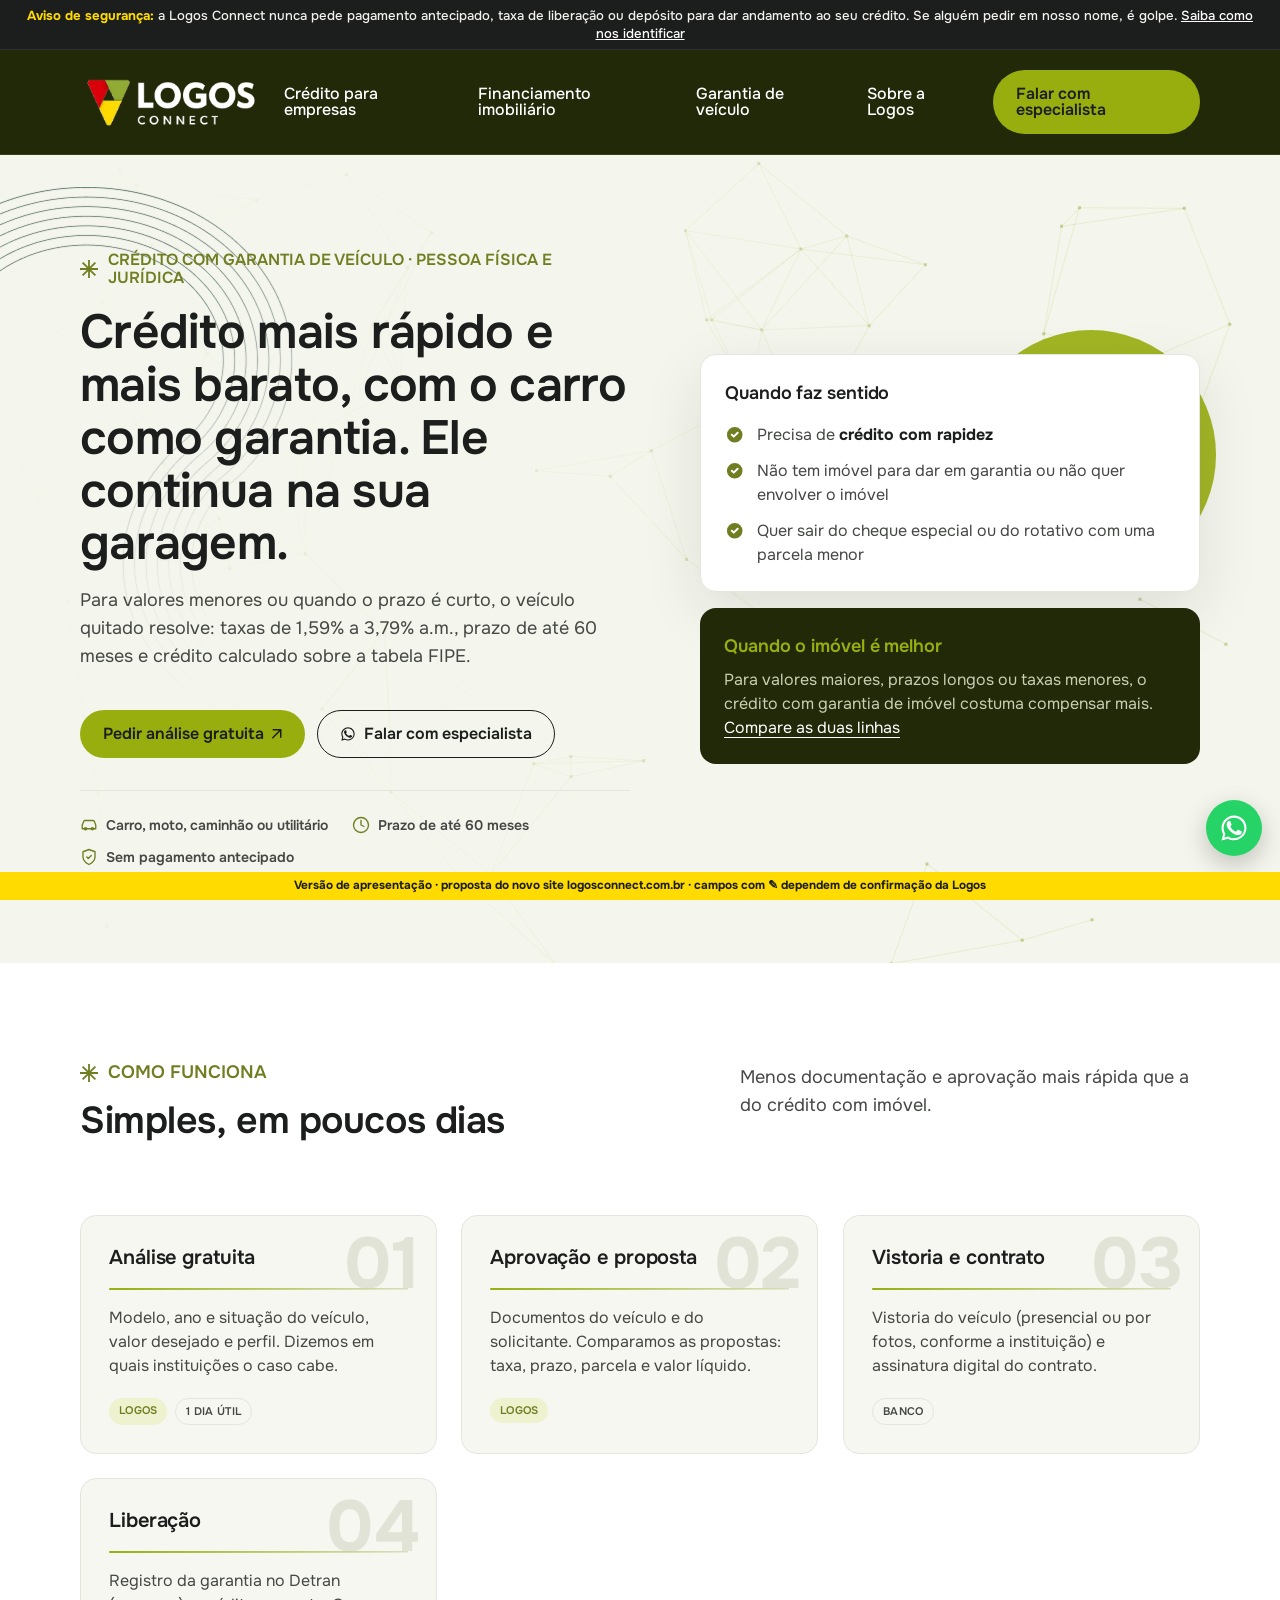
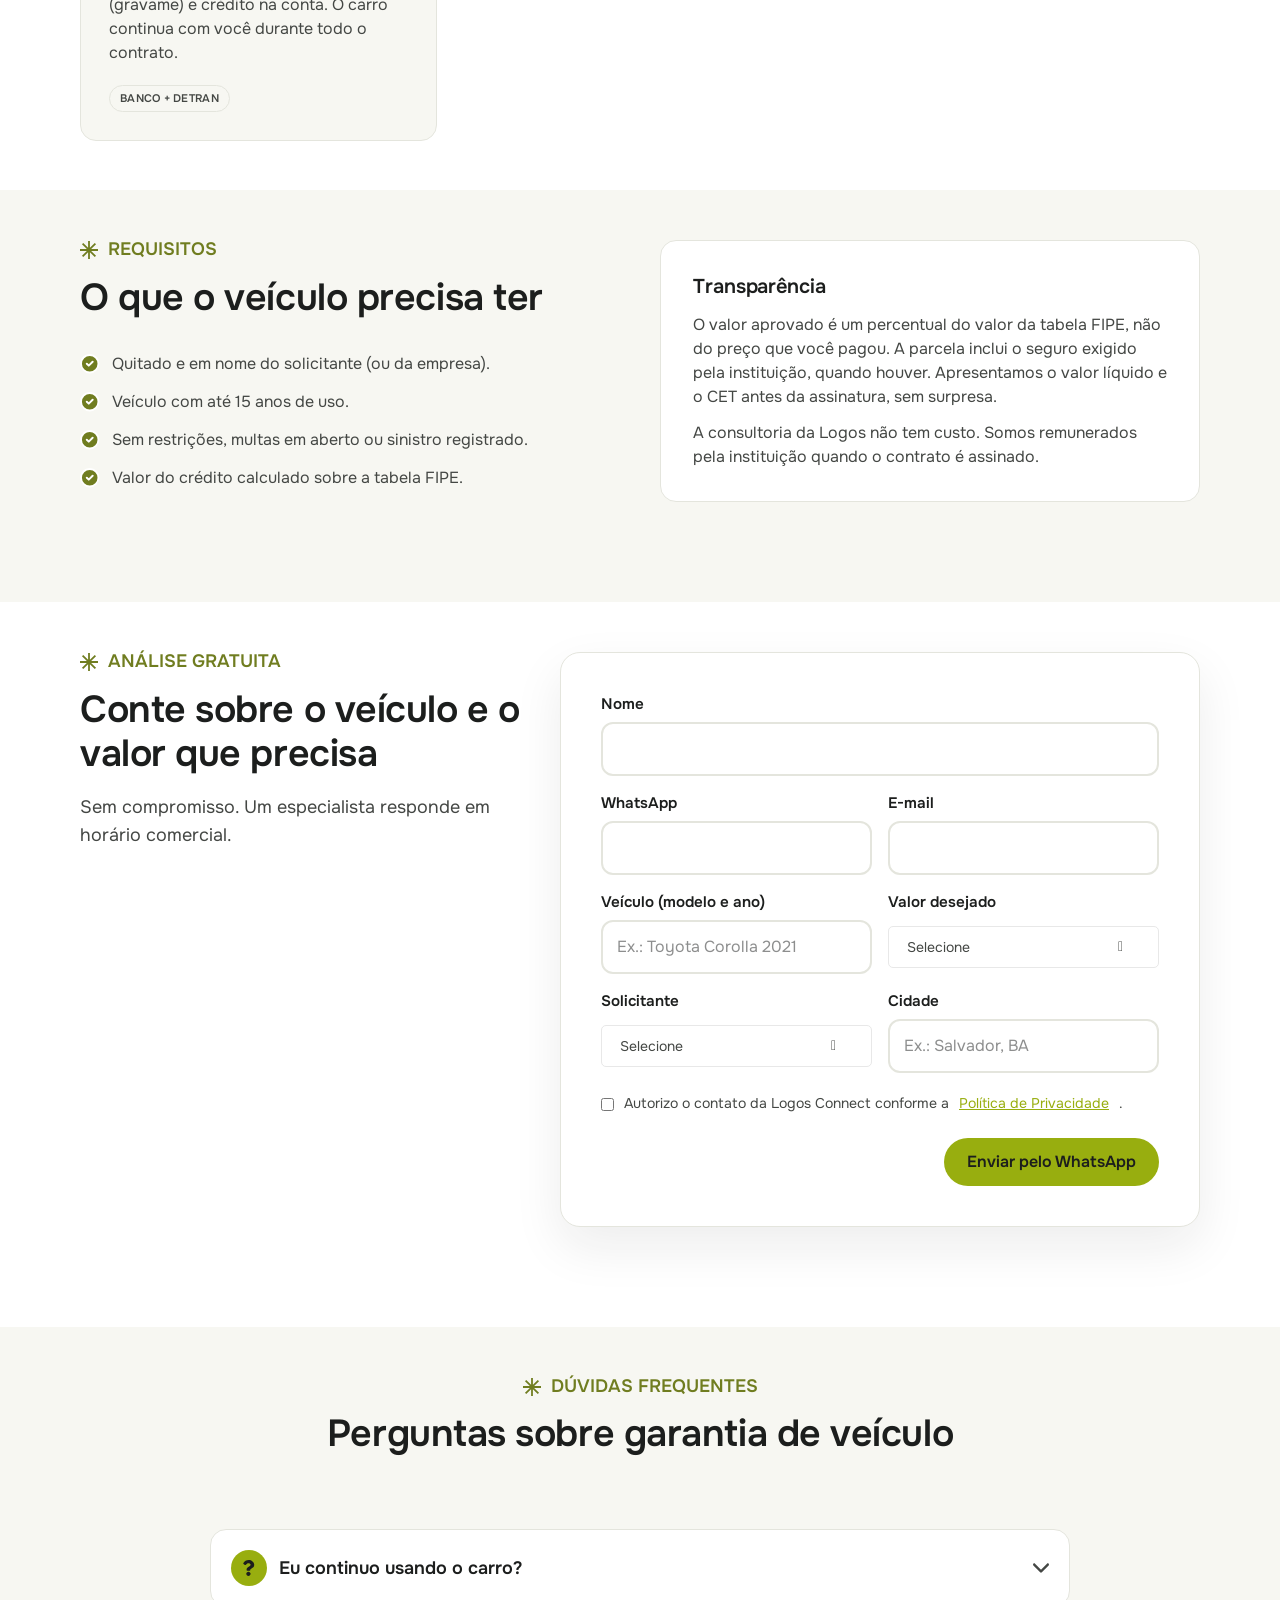
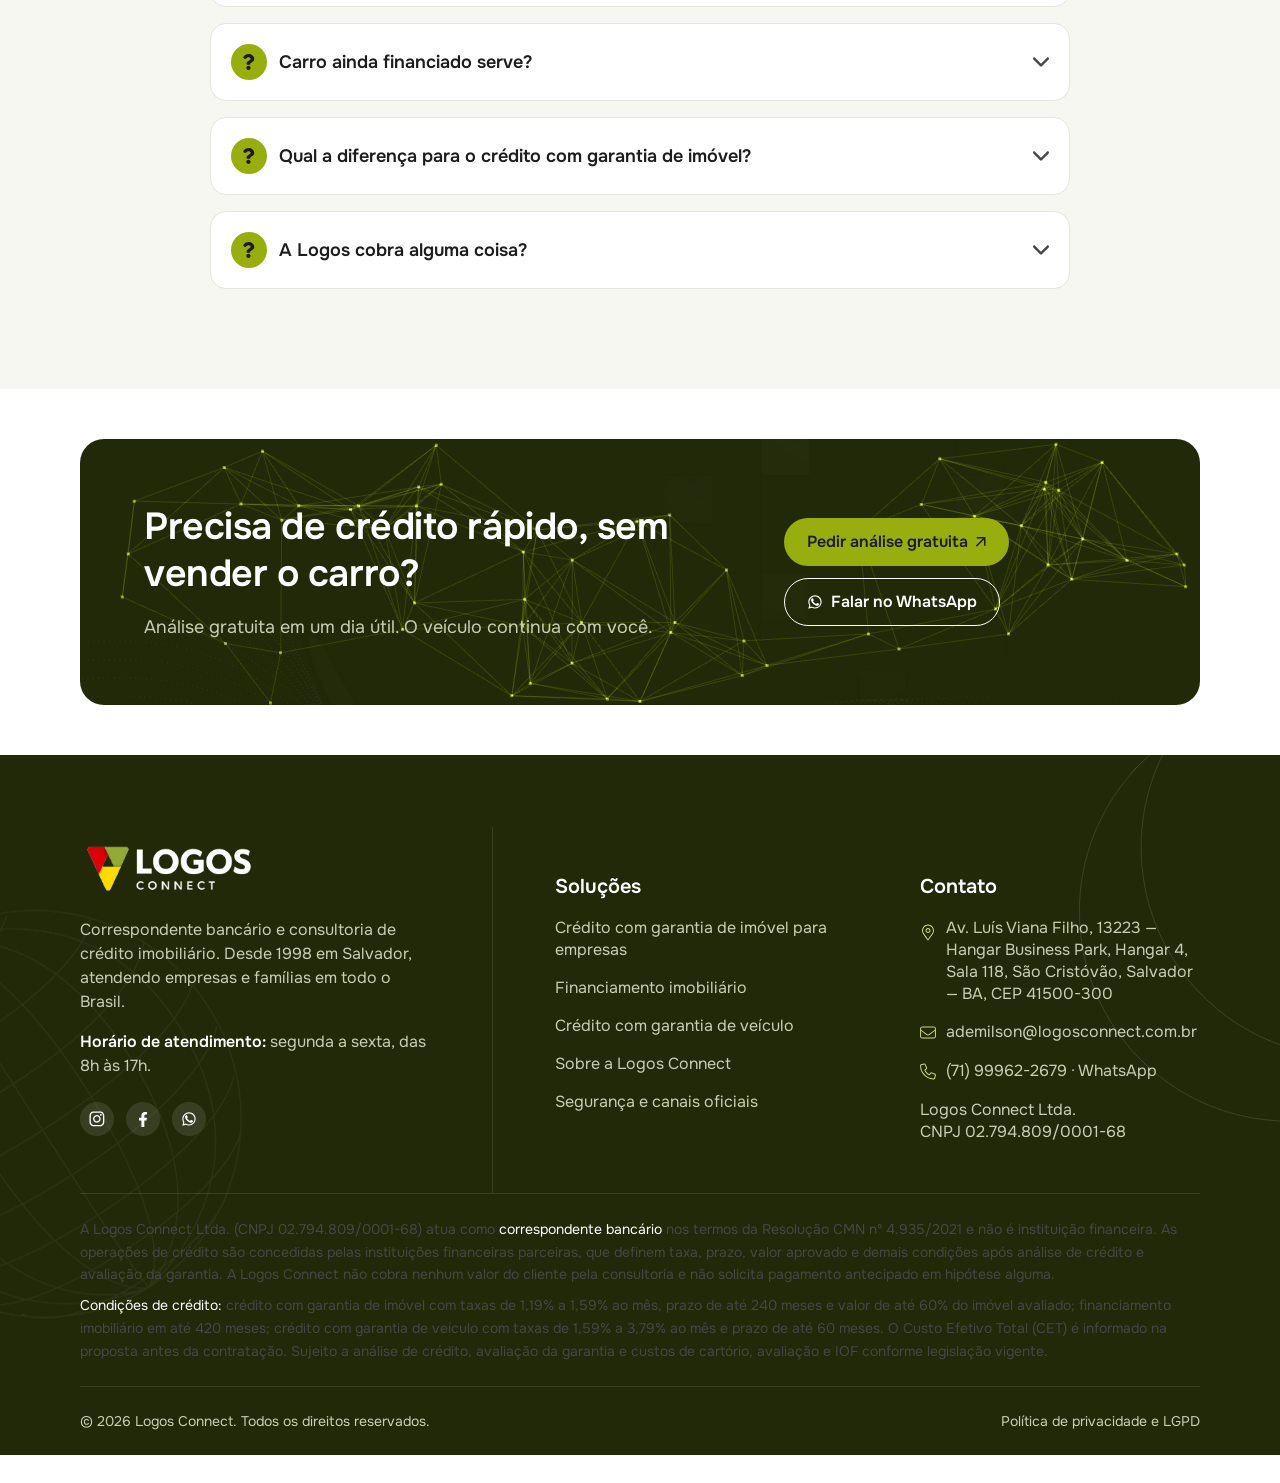
<file: credito-veiculo.html>
<!DOCTYPE html>
<html lang="pt-BR">
<head>
	<meta charset="UTF-8">
	<meta name="viewport" content="width=device-width, initial-scale=1.0">
	<title>Crédito com garantia de veículo | Logos Connect</title>
	<meta name="description" content="Crédito rápido usando carro ou utilitário quitado como garantia, com taxa menor que o empréstimo pessoal. O veículo continua com você. Consultoria gratuita.">
	<meta name="robots" content="noindex, nofollow">	<link rel="canonical" href="https://logosconnect.com.br/credito-veiculo/">
	<link rel="icon" href="assets/img/isologo.png" sizes="192x192">
	<link rel="apple-touch-icon" href="assets/img/isologo.png">
	<meta property="og:title" content="Crédito com garantia de veículo | Logos Connect">
	<meta property="og:description" content="Crédito rápido usando carro ou utilitário quitado como garantia, com taxa menor que o empréstimo pessoal. O veículo continua com você. Consultoria gratuita.">
	<meta property="og:type" content="website">
	<meta property="og:locale" content="pt_BR">
	<link rel="preconnect" href="https://fonts.googleapis.com">
	<link rel="preconnect" href="https://fonts.gstatic.com" crossorigin>
	<link href="https://fonts.googleapis.com/css2?family=Onest:wght@300..900&display=swap" rel="stylesheet">
	<link rel="stylesheet" href="assets/css/plugins.min.css">
	<link rel="stylesheet" href="assets/css/site.css">
	<link rel="stylesheet" href="assets/css/logos.css">
	<!-- Google Tag Manager (produção): GTM-K36DP57V — reativar ao publicar no domínio -->
</head>
<body class="has-preview">
	<header class="header-area bg-secondary fixed w-full top-0 left-0 right-0 z-999999 border-b border-white/10">
    <div class="faixa-antifraude"><span class="hidden sm:inline"><strong>Aviso de segurança:</strong> a Logos Connect nunca pede pagamento antecipado, taxa de liberação ou depósito para dar andamento ao seu crédito. Se alguém pedir em nosso nome, é golpe.</span><span class="sm:hidden"><strong>Atenção:</strong> nunca pedimos pagamento antecipado. Se alguém pedir em nosso nome, é golpe.</span> <a href="sobre.html#seguranca">Saiba como nos identificar</a></div>
    <div class="container lg:py-1.5">
        <div class="header-wrapper flex items-center justify-between gap-5 py-3 sm:py-4 lg:py-0">
            <a class="logo" href="index.html" aria-label="Logos Connect — início">
                <img src="assets/img/logo-branco.png" width="508" height="144" alt="Logos Connect">
            </a>
            <nav class="main-menu" data-lenis-prevent aria-label="Principal">
                <ul>
                                        <li><a href="cgi-empresas.html" class="sub-menu-item">Crédito para empresas</a></li>
                                        <li><a href="financiamento-imobiliario.html" class="sub-menu-item">Financiamento imobiliário</a></li>
                                        <li><a href="credito-veiculo.html" class="sub-menu-item active" aria-current="page">Garantia de veículo</a></li>
                                        <li><a href="sobre.html" class="sub-menu-item">Sobre a Logos</a></li>
                                        <li class="block sm:hidden">
                        <a href="https://wa.me/557199622679?text=Ol%C3%A1%2C%20Logos%20Connect%21%20Vim%20pelo%20site%20e%20quero%20falar%20com%20um%20especialista." target="_blank" rel="noopener" class="button-primary sm:block! text-center justify-center! w-full" data-origem="menu-mobile">Falar com especialista</a>
                    </li>
                </ul>
            </nav>
            <div class="flex items-center gap-5">
                <a href="https://wa.me/557199622679?text=Ol%C3%A1%2C%20Logos%20Connect%21%20Vim%20pelo%20site%20e%20quero%20falar%20com%20um%20especialista." target="_blank" rel="noopener" class="button-primary hidden! sm:inline-flex!" data-origem="header">Falar com especialista</a>
                <button type="button" class="menuToggle" aria-label="Abrir menu">
                    <svg class="stroke-current text-white" width="40" viewBox="0 0 100 100">
                        <path class="line line1" d="M 20,29.000046 H 80.000231 C 80.000231,29.000046 94.498839,28.817352 94.532987,66.711331 94.543142,77.980673 90.966081,81.670246 85.259173,81.668997 79.552261,81.667751 75.000211,74.999942 75.000211,74.999942 L 25.000021,25.000058" />
                        <path class="line line2" d="M 20,50 H 80" />
                        <path class="line line3" d="M 20,70.999954 H 80.000231 C 80.000231,70.999954 94.498839,71.182648 94.532987,33.288669 94.543142,22.019327 90.966081,18.329754 85.259173,18.331003 79.552261,18.332249 75.000211,25.000058 75.000211,25.000058 L 25.000021,74.999942" />
                    </svg>
                </button>
            </div>
        </div>
    </div>
</header>

	<main id="main-content">

	<section class="py-12 md:py-16 lg:py-20 xl:py-24 bg-hero relative z-1 overflow-hidden" data-digital-hero-banner>
		<img class="hidden lg:block absolute top-[4%] left-0 -z-1 opacity-70" src="assets/img/tpl/hero-bg-shape.webp" alt="">
		<canvas class="fx-canvas" data-fx="field" data-fx-theme="light" aria-hidden="true"></canvas>		<div class="container">
			<div class="flex items-center justify-between gap-10 flex-col md:flex-row">
				<div class="md:max-w-137.5 w-full">
					<div class="flex items-center gap-2.5" data-subtitle><img class="rotate" src="assets/img/title-icon.svg" alt=""><p class="text-sm sm:text-base font-semibold leading-[1.1]! text-verde-escuro uppercase">Crédito com garantia de veículo · pessoa física e jurídica</p></div>
					<h1 class="text-4xl sm:text-[40px] md:text-5xl lg:text-[52px] xl:text-[58px] font-bold leading-[1.1]! text-title_black mt-4 md:mt-5" data-title>Crédito mais rápido e mais barato, com o carro como garantia. Ele continua na sua garagem.</h1>
					<p class="text-base sm:text-lg text-paragraph_black mt-4" data-excerpt>Para valores menores ou quando o prazo é curto, o veículo quitado resolve: taxas de 1,59% a 3,79% a.m., prazo de até 60 meses e crédito calculado sobre a tabela FIPE.</p>
					<div class="mt-6 sm:mt-8 lg:mt-10 flex items-center gap-3 flex-wrap" data-button>
						<a class="button-primary" href="#simular">Pedir análise gratuita<svg class="w-2.5 h-2.5 fill-current"><use href="#buttonArrow"></use></svg></a>						<a class="button-autline-dark text-title_black! hover:text-white!" href="https://wa.me/557199622679?text=Ol%C3%A1%2C%20Logos%20Connect%21%20Vim%20pelo%20site%20e%20quero%20falar%20com%20um%20especialista." target="_blank" rel="noopener" data-origem="hero-veic"><span class="w-4 h-4 inline-block"><svg viewBox="0 0 24 24" fill="currentColor" aria-hidden="true"><path d="M17.5 14.4c-.3-.1-1.8-.9-2-1-.3-.1-.5-.1-.7.1-.2.3-.8 1-.9 1.2-.2.2-.3.2-.6.1-.3-.1-1.3-.5-2.4-1.5-.9-.8-1.5-1.8-1.7-2.1-.2-.3 0-.5.1-.6l.4-.5.3-.5c.1-.2 0-.4 0-.5L9.2 6.9c-.2-.6-.5-.5-.7-.5h-.6c-.2 0-.5.1-.8.4-.3.3-1 1-1 2.5s1.1 2.9 1.2 3.1c.1.2 2.1 3.2 5.1 4.5.7.3 1.3.5 1.7.6.7.2 1.4.2 1.9.1.6-.1 1.8-.7 2-1.4.2-.7.2-1.3.2-1.4-.1-.2-.3-.3-.7-.4zM12 2C6.5 2 2 6.5 2 12c0 1.8.5 3.5 1.3 5L2 22l5.2-1.4c1.4.8 3.1 1.2 4.8 1.2 5.5 0 10-4.5 10-10S17.5 2 12 2zm0 18.2c-1.5 0-3-.4-4.3-1.2l-.3-.2-3.1.8.8-3-.2-.3C4.1 15 3.7 13.5 3.7 12c0-4.6 3.7-8.3 8.3-8.3s8.3 3.7 8.3 8.3-3.7 8.2-8.3 8.2z"/></svg></span>Falar com especialista</a>					</div>
					<div class="mt-8 pt-6 border-t border-border flex flex-wrap gap-x-6 gap-y-3 text-sm font-semibold" data-button>
						<span class="flex items-center gap-2 text-verde-escuro"><svg class="w-4.5 h-4.5" viewBox="0 0 24 24" fill="none" stroke="currentColor" stroke-width="1.8" stroke-linecap="round" stroke-linejoin="round" aria-hidden="true"><path d="M5 17h14M3 12l2-5a2 2 0 0 1 2-1h10a2 2 0 0 1 2 1l2 5v5H3z"/><circle cx="7.5" cy="17" r="1.5"/><circle cx="16.5" cy="17" r="1.5"/></svg><span class="text-paragraph_black">Carro, moto, caminhão ou utilitário</span></span>
						<span class="flex items-center gap-2 text-verde-escuro"><svg class="w-4.5 h-4.5" viewBox="0 0 24 24" fill="none" stroke="currentColor" stroke-width="1.8" stroke-linecap="round" stroke-linejoin="round" aria-hidden="true"><circle cx="12" cy="12" r="10"/><path d="M12 6v6l4 2"/></svg><span class="text-paragraph_black">Prazo de até 60 meses</span></span>
						<span class="flex items-center gap-2 text-verde-escuro"><svg class="w-4.5 h-4.5" viewBox="0 0 24 24" fill="none" stroke="currentColor" stroke-width="1.8" stroke-linecap="round" stroke-linejoin="round" aria-hidden="true"><path d="M12 22s8-4 8-10V5l-8-3-8 3v7c0 6 8 10 8 10z"/><path d="m9 12 2 2 4-4"/></svg><span class="text-paragraph_black">Sem pagamento antecipado</span></span>
					</div>
				</div>
				<div class="md:max-w-125 w-full grid gap-4 relative z-1" data-thumbnail>
					<div class="bg-white border border-border rounded-2xl p-6 shadow-[0px_20px_60px_0px_rgba(28,30,29,0.10)]">
						<h3 class="text-title_black text-lg font-semibold">Quando faz sentido</h3>
						<ul class="flex flex-col gap-3 mt-4 text-paragraph_black">
							<li class="flex items-start gap-3"><svg class="w-5 h-5 fill-current mt-0.5 text-verde-escuro shrink-0"><use href="#primaryRoundedCheck"></use></svg><span>Precisa de <strong class="text-title_black">crédito com rapidez</strong></span></li>
							<li class="flex items-start gap-3"><svg class="w-5 h-5 fill-current mt-0.5 text-verde-escuro shrink-0"><use href="#primaryRoundedCheck"></use></svg><span>Não tem imóvel para dar em garantia ou não quer envolver o imóvel</span></li>
							<li class="flex items-start gap-3"><svg class="w-5 h-5 fill-current mt-0.5 text-verde-escuro shrink-0"><use href="#primaryRoundedCheck"></use></svg><span>Quer sair do cheque especial ou do rotativo com uma parcela menor</span></li>
						</ul>
					</div>
					<div class="bg-secondary rounded-2xl p-6"><h3 class="text-primary text-lg font-semibold">Quando o imóvel é melhor</h3><p class="mt-2 text-paragraph_white">Para valores maiores, prazos longos ou taxas menores, o crédito com garantia de imóvel costuma compensar mais. <a class="text-white underline underline-offset-4" href="cgi-empresas.html">Compare as duas linhas</a></p></div>
					<div class="absolute -top-6 -right-4 -z-1 w-[50%] bg-primary aspect-square rounded-full opacity-90" data-circle></div>
				</div>
			</div>
		</div>
	</section>

	<section class="section-spacing-lg-md" id="como-funciona">
		<div class="container">
			<div class="flex items-start justify-between gap-4 md:gap-10 mb-12 sm:mb-14 md:mb-16 lg:mb-18 flex-col md:flex-row max-w-125 md:max-w-full" data-section-title>
        <div class="md:max-w-170 w-full">
            <div class="flex items-center gap-2.5" data-subtitle><img class="rotate" src="assets/img/title-icon.svg" alt=""><span class="text-base lg:text-lg font-semibold leading-[1.1]! text-verde-escuro uppercase block">Como funciona</span></div>
            <h2 class="text-3xl md:text-4xl lg:text-[40px] xl:text-5xl font-bold leading-tight text-title_black mt-4" data-content>Simples, em poucos dias</h2>
        </div><p class="md:max-w-115 w-full text-base sm:text-lg text-paragraph_black" data-content>Menos documentação e aprovação mais rápida que a do crédito com imóvel.</p></div>			<div class="grid sm:grid-cols-2 lg:grid-cols-3 gap-5 lg:gap-6" data-sttr-wrapper><div data-sttr-card><div class="bg-background p-5 sm:p-6 lg:p-7 rounded-2xl border border-border relative h-full">
            <span class="text-[#E1E3D6] absolute top-3 right-4 text-5xl md:text-6xl lg:text-7xl leading-none! font-bold">01</span>
            <h3 class="text-title_black text-lg md:text-xl font-semibold pr-16 pb-4 border-b border-border">Análise gratuita</h3><span class="fx-linha" data-fx-linha></span>
            <p class="text-paragraph_black text-base mt-4">Modelo, ano e situação do veículo, valor desejado e perfil. Dizemos em quais instituições o caso cabe.</p>
            <div class="flex flex-wrap gap-2 mt-5"><span class="text-[11px] font-semibold uppercase tracking-wide px-2.5 py-1 rounded-full bg-verde-claro text-verde-escuro">Logos</span><span class="text-[11px] font-semibold uppercase tracking-wide px-2.5 py-1 rounded-full bg-background border border-border text-paragraph_black">1 dia útil</span></div></div></div><div data-sttr-card><div class="bg-background p-5 sm:p-6 lg:p-7 rounded-2xl border border-border relative h-full">
            <span class="text-[#E1E3D6] absolute top-3 right-4 text-5xl md:text-6xl lg:text-7xl leading-none! font-bold">02</span>
            <h3 class="text-title_black text-lg md:text-xl font-semibold pr-16 pb-4 border-b border-border">Aprovação e proposta</h3><span class="fx-linha" data-fx-linha></span>
            <p class="text-paragraph_black text-base mt-4">Documentos do veículo e do solicitante. Comparamos as propostas: taxa, prazo, parcela e valor líquido.</p>
            <div class="flex flex-wrap gap-2 mt-5"><span class="text-[11px] font-semibold uppercase tracking-wide px-2.5 py-1 rounded-full bg-verde-claro text-verde-escuro">Logos</span></div></div></div><div data-sttr-card><div class="bg-background p-5 sm:p-6 lg:p-7 rounded-2xl border border-border relative h-full">
            <span class="text-[#E1E3D6] absolute top-3 right-4 text-5xl md:text-6xl lg:text-7xl leading-none! font-bold">03</span>
            <h3 class="text-title_black text-lg md:text-xl font-semibold pr-16 pb-4 border-b border-border">Vistoria e contrato</h3><span class="fx-linha" data-fx-linha></span>
            <p class="text-paragraph_black text-base mt-4">Vistoria do veículo (presencial ou por fotos, conforme a instituição) e assinatura digital do contrato.</p>
            <div class="flex flex-wrap gap-2 mt-5"><span class="text-[11px] font-semibold uppercase tracking-wide px-2.5 py-1 rounded-full bg-background border border-border text-paragraph_black">Banco</span></div></div></div><div data-sttr-card><div class="bg-background p-5 sm:p-6 lg:p-7 rounded-2xl border border-border relative h-full">
            <span class="text-[#E1E3D6] absolute top-3 right-4 text-5xl md:text-6xl lg:text-7xl leading-none! font-bold">04</span>
            <h3 class="text-title_black text-lg md:text-xl font-semibold pr-16 pb-4 border-b border-border">Liberação</h3><span class="fx-linha" data-fx-linha></span>
            <p class="text-paragraph_black text-base mt-4">Registro da garantia no Detran (gravame) e crédito na conta. O carro continua com você durante todo o contrato.</p>
            <div class="flex flex-wrap gap-2 mt-5"><span class="text-[11px] font-semibold uppercase tracking-wide px-2.5 py-1 rounded-full bg-background border border-border text-paragraph_black">Banco + Detran</span></div></div></div></div>		</div>
	</section>

	<section class="section-spacing-md-lg bg-background" id="requisitos">
		<div class="container">
			<div class="flex items-start justify-between gap-10 flex-col lg:flex-row">
				<div class="lg:max-w-120 w-full">
					<div class="flex items-center gap-2.5"><img class="rotate" src="assets/img/title-icon.svg" alt=""><span class="text-base lg:text-lg font-semibold leading-[1.1]! text-verde-escuro uppercase">Requisitos</span></div>
					<h2 class="text-3xl md:text-4xl lg:text-[40px] font-bold leading-tight text-title_black mt-4">O que o veículo precisa ter</h2>
					<ul class="flex flex-col gap-3.5 mt-8 text-paragraph_black">
						<li class="flex items-start gap-3"><svg class="w-5 h-5 fill-current mt-0.5 text-verde-escuro shrink-0"><use href="#primaryRoundedCheck"></use></svg><span>Quitado e em nome do solicitante (ou da empresa).</span></li>
						<li class="flex items-start gap-3"><svg class="w-5 h-5 fill-current mt-0.5 text-verde-escuro shrink-0"><use href="#primaryRoundedCheck"></use></svg><span>Veículo com até 15 anos de uso.</span></li>
						<li class="flex items-start gap-3"><svg class="w-5 h-5 fill-current mt-0.5 text-verde-escuro shrink-0"><use href="#primaryRoundedCheck"></use></svg><span>Sem restrições, multas em aberto ou sinistro registrado.</span></li>
						<li class="flex items-start gap-3"><svg class="w-5 h-5 fill-current mt-0.5 text-verde-escuro shrink-0"><use href="#primaryRoundedCheck"></use></svg><span>Valor do crédito calculado sobre a tabela FIPE.</span></li>
					</ul>
				</div>
				<div class="lg:max-w-135 w-full bg-white border border-border rounded-2xl p-6 sm:p-8">
					<h3 class="text-title_black text-xl font-semibold">Transparência</h3>
					<p class="mt-3 text-paragraph_black">O valor aprovado é um percentual do valor da tabela FIPE, não do preço que você pagou. A parcela inclui o seguro exigido pela instituição, quando houver. Apresentamos o valor líquido e o CET antes da assinatura, sem surpresa.</p>
					<p class="mt-3 text-paragraph_black">A consultoria da Logos não tem custo. Somos remunerados pela instituição quando o contrato é assinado.</p>
				</div>
			</div>
		</div>
	</section>

	<section class="section-spacing-md-lg" id="simular">
		<div class="container">
			<div class="flex items-start justify-between gap-10 flex-col lg:flex-row">
				<div class="lg:max-w-110 w-full">
					<div class="flex items-center gap-2.5"><img class="rotate" src="assets/img/title-icon.svg" alt=""><span class="text-base lg:text-lg font-semibold leading-[1.1]! text-verde-escuro uppercase">Análise gratuita</span></div>
					<h2 class="text-3xl md:text-4xl lg:text-[40px] font-bold leading-tight text-title_black mt-4">Conte sobre o veículo e o valor que precisa</h2>
					<p class="mt-4 text-base sm:text-lg text-paragraph_black">Sem compromisso. Um especialista responde em horário comercial.</p>
				</div>
				<div class="lg:max-w-160 w-full">
					<form class="triagem p-5 sm:p-8 lg:p-10" data-form-whats data-assunto="Crédito com garantia de veículo">
      <div class="grid sm:grid-cols-2 gap-4">
        <div class="campo sm:col-span-2"><label for="v-nome">Nome</label><input type="text" id="v-nome" name="nome" required autocomplete="name"></div>
        <div class="campo"><label for="v-whats">WhatsApp</label><input type="tel" id="v-whats" name="whatsapp" required autocomplete="tel"></div>
        <div class="campo"><label for="v-email">E-mail</label><input type="email" id="v-email" name="email" required autocomplete="email"></div><div class="campo"><label for="v-veiculo">Veículo (modelo e ano)</label><input type="text" id="v-veiculo" name="veiculo" placeholder="Ex.: Toyota Corolla 2021" required></div><div class="campo"><label for="v-valor">Valor desejado</label><select id="v-valor" name="valor" required><option value="">Selecione</option><option>Até R$ 20 mil</option><option>R$ 20 mil a R$ 50 mil</option><option>R$ 50 mil a R$ 100 mil</option><option>Acima de R$ 100 mil</option></select></div><div class="campo"><label for="v-quem">Solicitante</label><select id="v-quem" name="solicitante" required><option value="">Selecione</option><option>Pessoa física</option><option>Pessoa jurídica (CNPJ)</option></select></div><div class="campo"><label for="v-cidade">Cidade</label><input type="text" id="v-cidade" name="cidade" placeholder="Ex.: Salvador, BA" required></div>
      </div>
      <label class="consent mt-5"><input type="checkbox" required> Autorizo o contato da Logos Connect conforme a <a class="underline" href="sobre.html#privacidade">Política de Privacidade</a>.</label>
      <div class="flex justify-end mt-6"><button type="submit" class="button-primary">Enviar pelo WhatsApp</button></div>
      <p class="form-ok mt-4 text-sm text-verde-escuro font-semibold" hidden>Mensagem montada. Se o WhatsApp não abriu, <a class="underline" href="https://wa.me/557199622679?text=Ol%C3%A1%2C%20Logos%20Connect%21%20Vim%20pelo%20site%20e%20quero%20falar%20com%20um%20especialista." target="_blank" rel="noopener">clique aqui</a>.</p>
    </form>				</div>
			</div>
		</div>
	</section>

	<section class="section-spacing-md-lg bg-background" id="faq">
		<div class="container">
			<div class="max-w-190 mx-auto text-center mb-12 sm:mb-14 md:mb-16 lg:mb-18" data-section-title>
            <div class="flex items-center justify-center gap-2.5" data-subtitle><img class="rotate" src="assets/img/title-icon.svg" alt=""><span class="text-base lg:text-lg font-semibold leading-[1.1]! text-verde-escuro uppercase block">Dúvidas frequentes</span></div>
            <h2 class="text-3xl md:text-4xl lg:text-[40px] xl:text-5xl font-bold leading-tight text-title_black mt-4" data-content>Perguntas sobre garantia de veículo</h2></div>			<div class="grid gap-4 faq-wrapper max-w-215 mx-auto"><div class="single-faq duration-300 p-4 sm:p-5 border border-border bg-white overflow-hidden rounded-xl sm:rounded-2xl">
            <div class="faq-head cursor-pointer duration-300 flex items-center justify-between gap-2">
                <button type="button" class="font-semibold text-base sm:text-lg text-left text-title_black cursor-pointer flex items-center gap-3">
                    <span class="w-9 h-9 rounded-full bg-primary flex items-center justify-center shrink-0 text-title_black"><svg class="w-3 h-4 fill-current"><use href="#questionMark"></use></svg></span>
                    <span class="flex-1">Eu continuo usando o carro?</span></button>
                <svg class="fill-current duration-300 ease-in-out h-4.5 w-4 faq-icon shrink-0"><use href="#arrow-down"></use></svg>
            </div>
            <div class="faq-body hidden"><div class="mt-3.5 pl-12"><p class="text-paragraph_black">Sim. O veículo fica com você durante todo o contrato. A garantia é registrada como gravame no documento e é baixada quando o contrato é quitado.</p></div></div></div><div class="single-faq duration-300 p-4 sm:p-5 border border-border bg-white overflow-hidden rounded-xl sm:rounded-2xl">
            <div class="faq-head cursor-pointer duration-300 flex items-center justify-between gap-2">
                <button type="button" class="font-semibold text-base sm:text-lg text-left text-title_black cursor-pointer flex items-center gap-3">
                    <span class="w-9 h-9 rounded-full bg-primary flex items-center justify-center shrink-0 text-title_black"><svg class="w-3 h-4 fill-current"><use href="#questionMark"></use></svg></span>
                    <span class="flex-1">Carro ainda financiado serve?</span></button>
                <svg class="fill-current duration-300 ease-in-out h-4.5 w-4 faq-icon shrink-0"><use href="#arrow-down"></use></svg>
            </div>
            <div class="faq-body hidden"><div class="mt-3.5 pl-12"><p class="text-paragraph_black">Em geral, não: o veículo precisa estar quitado e sem gravame. Em alguns casos, é possível quitar o financiamento atual com o novo crédito.</p></div></div></div><div class="single-faq duration-300 p-4 sm:p-5 border border-border bg-white overflow-hidden rounded-xl sm:rounded-2xl">
            <div class="faq-head cursor-pointer duration-300 flex items-center justify-between gap-2">
                <button type="button" class="font-semibold text-base sm:text-lg text-left text-title_black cursor-pointer flex items-center gap-3">
                    <span class="w-9 h-9 rounded-full bg-primary flex items-center justify-center shrink-0 text-title_black"><svg class="w-3 h-4 fill-current"><use href="#questionMark"></use></svg></span>
                    <span class="flex-1">Qual a diferença para o crédito com garantia de imóvel?</span></button>
                <svg class="fill-current duration-300 ease-in-out h-4.5 w-4 faq-icon shrink-0"><use href="#arrow-down"></use></svg>
            </div>
            <div class="faq-body hidden"><div class="mt-3.5 pl-12"><p class="text-paragraph_black">O veículo aprova mais rápido e exige menos documentação, mas tem taxa maior, prazo menor e valor limitado pela tabela FIPE. Para valores altos ou prazos longos, o imóvel costuma sair mais barato.</p></div></div></div><div class="single-faq duration-300 p-4 sm:p-5 border border-border bg-white overflow-hidden rounded-xl sm:rounded-2xl">
            <div class="faq-head cursor-pointer duration-300 flex items-center justify-between gap-2">
                <button type="button" class="font-semibold text-base sm:text-lg text-left text-title_black cursor-pointer flex items-center gap-3">
                    <span class="w-9 h-9 rounded-full bg-primary flex items-center justify-center shrink-0 text-title_black"><svg class="w-3 h-4 fill-current"><use href="#questionMark"></use></svg></span>
                    <span class="flex-1">A Logos cobra alguma coisa?</span></button>
                <svg class="fill-current duration-300 ease-in-out h-4.5 w-4 faq-icon shrink-0"><use href="#arrow-down"></use></svg>
            </div>
            <div class="faq-body hidden"><div class="mt-3.5 pl-12"><p class="text-paragraph_black">Não. Consultoria gratuita, sem taxa de análise ou de liberação. Somos remunerados pela instituição financeira.</p></div></div></div></div>		</div>
	</section>

	
<section class="section-spacing-md">
  <div class="container-lg">
    <div class="p-6 sm:p-10 xl:p-16 bg-secondary rounded-2xl md:rounded-3xl relative z-1 overflow-hidden" data-fx-sweep>
      <img class="w-full h-full absolute top-0 left-0 -z-1 select-none object-cover opacity-70" src="assets/img/tpl/roi-bg-shape.webp" alt="">
      <canvas class="fx-canvas" data-fx="field" data-fx-theme="dark" data-fx-count="60" aria-hidden="true"></canvas>
      <div class="flex items-center justify-between gap-6 md:gap-10 flex-col md:flex-row">
        <div class="md:max-w-150 w-full">
          <h2 class="text-3xl md:text-4xl lg:text-[40px] xl:text-5xl font-bold text-white leading-tight!">Precisa de crédito rápido, sem vender o carro?</h2>
          <p class="mt-4 text-paragraph_white text-base sm:text-lg">Análise gratuita em um dia útil. O veículo continua com você.</p>
        </div>
        <div class="flex items-center gap-3 flex-wrap">
          <a class="button-primary" href="#simular">Pedir análise gratuita<svg class="w-2.5 h-2.5 fill-current"><use href="#buttonArrow"></use></svg></a>
          <a class="button-autline-white" href="https://wa.me/557199622679?text=Ol%C3%A1%2C%20Logos%20Connect%21%20Vim%20pelo%20site%20e%20quero%20falar%20com%20um%20especialista." target="_blank" rel="noopener" data-origem="cta-final"><span class="w-4 h-4 inline-block"><svg viewBox="0 0 24 24" fill="currentColor" aria-hidden="true"><path d="M17.5 14.4c-.3-.1-1.8-.9-2-1-.3-.1-.5-.1-.7.1-.2.3-.8 1-.9 1.2-.2.2-.3.2-.6.1-.3-.1-1.3-.5-2.4-1.5-.9-.8-1.5-1.8-1.7-2.1-.2-.3 0-.5.1-.6l.4-.5.3-.5c.1-.2 0-.4 0-.5L9.2 6.9c-.2-.6-.5-.5-.7-.5h-.6c-.2 0-.5.1-.8.4-.3.3-1 1-1 2.5s1.1 2.9 1.2 3.1c.1.2 2.1 3.2 5.1 4.5.7.3 1.3.5 1.7.6.7.2 1.4.2 1.9.1.6-.1 1.8-.7 2-1.4.2-.7.2-1.3.2-1.4-.1-.2-.3-.3-.7-.4zM12 2C6.5 2 2 6.5 2 12c0 1.8.5 3.5 1.3 5L2 22l5.2-1.4c1.4.8 3.1 1.2 4.8 1.2 5.5 0 10-4.5 10-10S17.5 2 12 2zm0 18.2c-1.5 0-3-.4-4.3-1.2l-.3-.2-3.1.8.8-3-.2-.3C4.1 15 3.7 13.5 3.7 12c0-4.6 3.7-8.3 8.3-8.3s8.3 3.7 8.3 8.3-3.7 8.2-8.3 8.2z"/></svg></span>Falar no WhatsApp</a>
        </div>
      </div>
    </div>
  </div>
</section></main>

	<footer class="bg-secondary pt-14 md:pt-18 relative z-1 overflow-hidden" id="contato">
    <img class="absolute left-0 bottom-0 lg:bottom-auto lg:top-1/2 transform lg:-translate-y-1/2 -z-1 w-[20%] lg:w-auto opacity-60" src="assets/img/tpl/footer-left.webp" alt="">
    <img class="absolute top-0 right-0 -z-1 w-[20%] lg:w-auto opacity-60" src="assets/img/tpl/footer-right.webp" alt="">
    <div class="container">
        <div class="flex justify-between lg:gap-10 border-b border-white/10 flex-col lg:flex-row">
            <div class="pb-10 lg:py-4 lg:max-w-87.5 w-full">
                <img class="w-[60%] md:w-45" src="assets/img/logo-branco.png" width="508" height="144" alt="Logos Connect">
                <p class="mt-6 text-paragraph_white">Correspondente bancário e consultoria de crédito imobiliário. Desde 1998 em Salvador, atendendo empresas e famílias em todo o Brasil.</p>
                <p class="mt-4 text-paragraph_white"><span class="text-white font-semibold">Horário de atendimento:</span> segunda a sexta, das 8h às 17h.</p>
                <div class="flex items-center gap-3 mt-6">
                    <a href="https://www.instagram.com/logosconnect07/" target="_blank" rel="noopener" class="w-8.5 h-8.5 bg-white/10 rounded-full flex items-center justify-center text-white duration-300 hover:bg-primary hover:text-title_black" aria-label="Instagram"><svg class="w-4 h-4 fill-current"><use href="#instagram"></use></svg></a>
                    <a href="https://www.facebook.com/profile.php?id=100086576811987" target="_blank" rel="noopener" class="w-8.5 h-8.5 bg-white/10 rounded-full flex items-center justify-center text-white duration-300 hover:bg-primary hover:text-title_black" aria-label="Facebook"><svg class="w-4 h-4 fill-current"><use href="#facebook"></use></svg></a>
                    <a href="https://wa.me/557199622679?text=Ol%C3%A1%2C%20Logos%20Connect%21%20Vim%20pelo%20site%20e%20quero%20falar%20com%20um%20especialista." target="_blank" rel="noopener" class="w-8.5 h-8.5 bg-white/10 rounded-full flex items-center justify-center text-white duration-300 hover:bg-primary hover:text-title_black" aria-label="WhatsApp" data-origem="footer-icone"><span class="w-4 h-4 block"><svg viewBox="0 0 24 24" fill="currentColor" aria-hidden="true"><path d="M17.5 14.4c-.3-.1-1.8-.9-2-1-.3-.1-.5-.1-.7.1-.2.3-.8 1-.9 1.2-.2.2-.3.2-.6.1-.3-.1-1.3-.5-2.4-1.5-.9-.8-1.5-1.8-1.7-2.1-.2-.3 0-.5.1-.6l.4-.5.3-.5c.1-.2 0-.4 0-.5L9.2 6.9c-.2-.6-.5-.5-.7-.5h-.6c-.2 0-.5.1-.8.4-.3.3-1 1-1 2.5s1.1 2.9 1.2 3.1c.1.2 2.1 3.2 5.1 4.5.7.3 1.3.5 1.7.6.7.2 1.4.2 1.9.1.6-.1 1.8-.7 2-1.4.2-.7.2-1.3.2-1.4-.1-.2-.3-.3-.7-.4zM12 2C6.5 2 2 6.5 2 12c0 1.8.5 3.5 1.3 5L2 22l5.2-1.4c1.4.8 3.1 1.2 4.8 1.2 5.5 0 10-4.5 10-10S17.5 2 12 2zm0 18.2c-1.5 0-3-.4-4.3-1.2l-.3-.2-3.1.8.8-3-.2-.3C4.1 15 3.7 13.5 3.7 12c0-4.6 3.7-8.3 8.3-8.3s8.3 3.7 8.3 8.3-3.7 8.2-8.3 8.2z"/></svg></span></a>
                </div>
            </div>
            <div class="w-full lg:w-px h-px lg:h-auto bg-white/10"></div>
            <div class="py-10 lg:py-12.5 lg:max-w-161.25 w-full grid grid-cols-2 sm:flex items-start justify-between gap-8">
                <div>
                    <h3 class="mb-5 text-white text-lg md:text-xl font-semibold leading-none!">Soluções</h3>
                    <ul class="flex flex-col items-start gap-3 sm:gap-4">
                        <li><a class="text-paragraph_white leading-snug duration-300 hover:text-primary block" href="cgi-empresas.html">Crédito com garantia de imóvel para empresas</a></li>
                        <li><a class="text-paragraph_white leading-snug duration-300 hover:text-primary block" href="financiamento-imobiliario.html">Financiamento imobiliário</a></li>
                        <li><a class="text-paragraph_white leading-snug duration-300 hover:text-primary block" href="credito-veiculo.html">Crédito com garantia de veículo</a></li>
                        <li><a class="text-paragraph_white leading-snug duration-300 hover:text-primary block" href="sobre.html">Sobre a Logos Connect</a></li>
                        <li><a class="text-paragraph_white leading-snug duration-300 hover:text-primary block" href="sobre.html#seguranca">Segurança e canais oficiais</a></li>
                    </ul>
                </div>
                <div class="col-span-2 sm:max-w-70 w-full">
                    <h3 class="mb-5 text-white text-lg md:text-xl font-semibold leading-none!">Contato</h3>
                    <ul class="flex flex-col items-start gap-3 sm:gap-4">
                        <li><a class="text-paragraph_white leading-snug duration-300 hover:text-primary flex items-start gap-2.5" href="https://www.google.com/maps?q=Hangar+Business+Park,+Av.+Luís+Viana+Filho,+13223,+Salvador+-+BA" target="_blank" rel="noopener"><img class="w-4 mt-1" src="assets/img/tpl/map.svg" alt=""><span class="flex-1">Av. Luís Viana Filho, 13223 — Hangar Business Park, Hangar 4, Sala 118, São Cristóvão, Salvador — BA, CEP 41500-300</span></a></li>
                        <li><a class="text-paragraph_white leading-none duration-300 hover:text-primary flex items-center gap-2.5" href="mailto:ademilson@logosconnect.com.br"><img class="w-4" src="assets/img/tpl/mail.svg" alt=""><span class="flex-1">ademilson@logosconnect.com.br</span></a></li>
                        <li><a class="text-paragraph_white leading-none duration-300 hover:text-primary flex items-center gap-2.5" href="https://wa.me/557199622679?text=Ol%C3%A1%2C%20Logos%20Connect%21%20Vim%20pelo%20site%20e%20quero%20falar%20com%20um%20especialista." target="_blank" rel="noopener" data-origem="footer"><img class="w-4" src="assets/img/tpl/phone.svg" alt=""><span class="flex-1">(71) 99962-2679 · WhatsApp</span></a></li>
                        <li class="text-paragraph_white leading-snug">Logos Connect Ltda.<br>CNPJ 02.794.809/0001-68</li>
                    </ul>
                </div>
            </div>
        </div>
        <div class="py-6 text-sm text-paragraph_white leading-relaxed border-b border-white/10">
            <p>A Logos Connect Ltda. (CNPJ 02.794.809/0001-68) atua como <span class="text-white">correspondente bancário</span> nos termos da Resolução CMN nº 4.935/2021 e não é instituição financeira. As operações de crédito são concedidas pelas instituições financeiras parceiras, que definem taxa, prazo, valor aprovado e demais condições após análise de crédito e avaliação da garantia. A Logos Connect não cobra nenhum valor do cliente pela consultoria e não solicita pagamento antecipado em hipótese alguma.</p>
            <p class="mt-2"><span class="text-white">Condições de crédito:</span> crédito com garantia de imóvel com taxas de 1,19% a 1,59% ao mês, prazo de até 240 meses e valor de até 60% do imóvel avaliado; financiamento imobiliário em até 420 meses; crédito com garantia de veículo com taxas de 1,59% a 3,79% ao mês e prazo de até 60 meses. O Custo Efetivo Total (CET) é informado na proposta antes da contratação. Sujeito a análise de crédito, avaliação da garantia e custos de cartório, avaliação e IOF conforme legislação vigente.</p>
        </div>
        <div class="py-5 md:py-6 flex items-center justify-between gap-4 flex-col sm:flex-row">
            <p class="text-paragraph_white text-sm text-center sm:text-left">© <span data-ano>2026</span> Logos Connect. Todos os direitos reservados.</p>
            <a class="text-paragraph_white text-sm duration-300 hover:text-primary" href="sobre.html#privacidade">Política de privacidade e LGPD</a>
        </div>
    </div>
</footer>
	<div class="preview-aviso">Versão de apresentação · proposta do novo site logosconnect.com.br · campos com ✎ dependem de confirmação da Logos</div>	<a class="whats-flutuante" href="https://wa.me/557199622679?text=Ol%C3%A1%2C%20Logos%20Connect%21%20Vim%20pelo%20site%20e%20quero%20falar%20com%20um%20especialista." target="_blank" rel="noopener" aria-label="Falar no WhatsApp" data-origem="flutuante"><svg viewBox="0 0 24 24" fill="currentColor" aria-hidden="true"><path d="M17.5 14.4c-.3-.1-1.8-.9-2-1-.3-.1-.5-.1-.7.1-.2.3-.8 1-.9 1.2-.2.2-.3.2-.6.1-.3-.1-1.3-.5-2.4-1.5-.9-.8-1.5-1.8-1.7-2.1-.2-.3 0-.5.1-.6l.4-.5.3-.5c.1-.2 0-.4 0-.5L9.2 6.9c-.2-.6-.5-.5-.7-.5h-.6c-.2 0-.5.1-.8.4-.3.3-1 1-1 2.5s1.1 2.9 1.2 3.1c.1.2 2.1 3.2 5.1 4.5.7.3 1.3.5 1.7.6.7.2 1.4.2 1.9.1.6-.1 1.8-.7 2-1.4.2-.7.2-1.3.2-1.4-.1-.2-.3-.3-.7-.4zM12 2C6.5 2 2 6.5 2 12c0 1.8.5 3.5 1.3 5L2 22l5.2-1.4c1.4.8 3.1 1.2 4.8 1.2 5.5 0 10-4.5 10-10S17.5 2 12 2zm0 18.2c-1.5 0-3-.4-4.3-1.2l-.3-.2-3.1.8.8-3-.2-.3C4.1 15 3.7 13.5 3.7 12c0-4.6 3.7-8.3 8.3-8.3s8.3 3.7 8.3 8.3-3.7 8.2-8.3 8.2z"/></svg></a>

	<svg
	xmlns="http://www.w3.org/2000/svg" style="display: none;">

	<symbol id="arrow-down" viewBox="0 0 12 7" xmlns="http://www.w3.org/2000/svg">
		<path d="M0.264139 0.267679C0.433317 0.0962844 0.662742 0 0.901961 0C1.14118 0 1.37061 0.0962844 1.53978 0.267679L6.00545 4.7932L10.4711 0.267679C10.6413 0.101142 10.8691 0.00899045 11.1057 0.0110735C11.3422 0.0131565 11.5685 0.109307 11.7358 0.278816C11.903 0.448325 11.9979 0.677629 12 0.917342C12.002 1.15705 11.9111 1.388 11.7468 1.56042L6.64327 6.73232C6.47409 6.90372 6.24467 7 6.00545 7C5.76623 7 5.5368 6.90372 5.36762 6.73232L0.264139 1.56042C0.0950107 1.38898 0 1.15648 0 0.914052C0 0.671626 0.0950107 0.439126 0.264139 0.267679Z"></path>
	</symbol>
	
	
	
	
	
	

	

	

	

	

	


	


	


	

	

	


	


	

	<!-- Mega Menu Item Icons -->
	
	
	
	
	
	
	
	<!-- Second Tab -->
	
	
	
	
	
	
	
	<!-- Third Tab -->
	
	
	
	
	
	
	
	<!-- New For Second Tab -->
	
	
	

	
	
	
	

	<symbol id="primaryRoundedCheck" viewbox="0 0 24 24" xmlns="http://www.w3.org/2000/svg">
		<path d="M22.167 11.6641C22.167 17.4631 17.466 22.1641 11.667 22.1641C5.868 22.1641 1.16699 17.4631 1.16699 11.6641C1.16699 5.86507 5.868 1.16406 11.667 1.16406C17.466 1.16406 22.167 5.86507 22.167 11.6641Z" fill="currentColor"/>
		<path d="M8.16699 11.6641L10.5003 13.9974L15.167 9.33073M22.167 11.6641C22.167 17.4631 17.466 22.1641 11.667 22.1641C5.868 22.1641 1.16699 17.4631 1.16699 11.6641C1.16699 5.86507 5.868 1.16406 11.667 1.16406C17.466 1.16406 22.167 5.86507 22.167 11.6641Z" stroke="white" stroke-width="2.33333" stroke-linecap="round" stroke-linejoin="round"/>
	</symbol>

	

	

	

	

	

	

	

	

	

	<symbol id="instagram" viewbox="0 0 20 19" fill="none" xmlns="http://www.w3.org/2000/svg">
		<path d="M19.1085 5.46283C19.0934 4.6925 18.9472 3.93036 18.6763 3.20905C18.4373 2.59165 18.072 2.0309 17.6038 1.56265C17.1357 1.09439 16.575 0.72894 15.9576 0.489639C15.2361 0.219117 14.4738 0.0730301 13.7034 0.0576046C12.7071 0.0108009 12.3914 0 9.86834 0C7.34526 0 7.02957 0.0108009 6.0369 0.0540043C5.26643 0.069151 4.50415 0.215247 3.78269 0.486039C3.1608 0.720939 2.59817 1.08967 2.13464 1.56612C1.66302 2.0303 1.29773 2.59125 1.06395 3.21025C0.795162 3.93036 0.650275 4.69076 0.635435 5.45923C0.585022 6.45411 0.574219 6.76974 0.574219 9.29354C0.574219 11.8173 0.585022 12.1318 0.628233 13.123C0.643336 13.8934 0.789462 14.6555 1.06035 15.3768C1.29956 15.9943 1.66502 16.5552 2.13337 17.0234C2.60172 17.4917 3.16265 17.8571 3.78029 18.0962C4.50259 18.367 5.26565 18.5131 6.0369 18.5283C7.02837 18.5715 7.34406 18.5823 9.86714 18.5823C12.3902 18.5823 12.7059 18.5715 13.6974 18.5283C14.4679 18.5132 15.2302 18.3671 15.9516 18.0962C16.5694 17.8574 17.1305 17.4921 17.5989 17.0238C18.0673 16.5555 18.4327 15.9945 18.6715 15.3768C18.942 14.6554 19.0881 13.8933 19.1037 13.123C19.1469 12.1318 19.1577 11.8161 19.1577 9.29354C19.1577 6.77094 19.1577 6.45531 19.1109 5.46403L19.1085 5.46283ZM17.44 13.0498C17.4341 13.6388 17.3261 14.2223 17.1207 14.7744C16.9658 15.1751 16.7288 15.5391 16.4249 15.8429C16.1211 16.1467 15.7571 16.3836 15.3562 16.5385C14.804 16.7435 14.2204 16.8515 13.6314 16.8577C12.6507 16.9009 12.3566 16.9117 9.87675 16.9117C7.39687 16.9117 7.09919 16.9009 6.12213 16.8577C5.53303 16.8519 4.94941 16.7439 4.39726 16.5385C3.99397 16.3904 3.62924 16.1533 3.33017 15.8449C3.02246 15.5452 2.78544 15.1807 2.63638 14.778C2.43098 14.2259 2.32255 13.6424 2.31589 13.0534C2.27268 12.073 2.26188 11.7789 2.26188 9.29954C2.26188 6.82014 2.27268 6.52252 2.31589 5.54564C2.32173 4.95666 2.42977 4.37315 2.63518 3.8211C2.78305 3.41948 3.02028 3.05671 3.32897 2.76022C3.62849 2.45235 3.99308 2.21534 4.39606 2.06656C4.94834 1.86166 5.53188 1.75366 6.12093 1.74734C7.10159 1.70414 7.39567 1.69333 9.87555 1.69333C12.3554 1.69333 12.6531 1.70414 13.6302 1.74734C14.2193 1.75323 14.8029 1.86124 15.355 2.06656C15.7584 2.21465 16.1231 2.45174 16.4221 2.76022C16.7298 3.05986 16.9668 3.42433 17.1159 3.8271C17.322 4.37747 17.4316 4.95923 17.44 5.54684C17.4832 6.52732 17.494 6.82134 17.494 9.30074C17.494 11.7801 17.4832 12.0706 17.44 13.051V13.0498Z" fill="currentColor"/>
		<path d="M9.86865 4.51953C8.92427 4.51953 8.00109 4.79952 7.21586 5.32409C6.43063 5.84866 5.81862 6.59426 5.45722 7.4666C5.09582 8.33893 5.00126 9.29882 5.1855 10.2249C5.36974 11.1509 5.8245 12.0016 6.49229 12.6692C7.16007 13.3369 8.01087 13.7916 8.93711 13.9758C9.86335 14.16 10.8234 14.0654 11.6959 13.7041C12.5684 13.3428 13.3142 12.7309 13.8388 11.9458C14.3635 11.1607 14.6435 10.2377 14.6435 9.29351C14.6432 8.02747 14.1401 6.81338 13.2447 5.91815C12.3493 5.02292 11.1349 4.51985 9.86865 4.51953ZM9.86865 12.3898C9.25616 12.3898 8.65741 12.2082 8.14814 11.8679C7.63886 11.5277 7.24193 11.0442 7.00754 10.4784C6.77315 9.91263 6.71182 9.29009 6.83132 8.68947C6.95081 8.08886 7.24575 7.53715 7.67885 7.10414C8.11195 6.67112 8.66375 6.37623 9.26448 6.25676C9.86521 6.13729 10.4879 6.19861 11.0538 6.43295C11.6196 6.6673 12.1033 7.06416 12.4436 7.57334C12.7839 8.08251 12.9655 8.68113 12.9655 9.29351C12.9652 10.1146 12.6388 10.902 12.0581 11.4826C11.4774 12.0631 10.6899 12.3894 9.86865 12.3898Z" fill="currentColor"/>
		<path d="M15.945 4.32975C15.945 4.55026 15.8796 4.76582 15.7571 4.94917C15.6346 5.13252 15.4604 5.27541 15.2567 5.3598C15.0529 5.44418 14.8287 5.46626 14.6124 5.42324C14.3961 5.38022 14.1974 5.27404 14.0414 5.11812C13.8855 4.9622 13.7793 4.76354 13.7363 4.54727C13.6932 4.331 13.7153 4.10682 13.7997 3.9031C13.8841 3.69937 14.027 3.52525 14.2104 3.40275C14.3938 3.28024 14.6094 3.21484 14.8299 3.21484C15.1257 3.21484 15.4093 3.33231 15.6184 3.5414C15.8276 3.75048 15.945 4.03406 15.945 4.32975Z" fill="currentColor"/>
	</symbol>
	
	
	

	<symbol id="buttonArrow" viewbox="0 0 11 11" fill="none" xmlns="http://www.w3.org/2000/svg">
		<path d="M0.484336 0.831479C0.484336 1.28879 0.858502 1.66296 1.31582 1.66296H7.62674L0.243208 9.04649C-0.0810692 9.37077 -0.0810692 9.8946 0.243208 10.2189C0.567484 10.5432 1.09132 10.5432 1.41559 10.2189L8.79912 2.83534V9.14627C8.79912 9.60358 9.17329 9.97775 9.6306 9.97775C10.0879 9.97775 10.4621 9.60358 10.4621 9.14627V0.831479C10.4621 0.374166 10.0879 0 9.6306 0H1.31582C0.858502 0 0.484336 0.374166 0.484336 0.831479Z" fill="currentColor"/>
	</symbol>

	

	<!-- Footer Socials -->
	
	
	
	<symbol id="facebook" viewbox="0 0 16 16" fill="none" xmlns="http://www.w3.org/2000/svg">
		<path d="M11.5293 9.4375H9.33203V16H6.40234V9.4375H4V6.74219H6.40234V4.66211C6.40234 2.31836 7.80859 1 9.94727 1C10.9727 1 12.0566 1.20508 12.0566 1.20508V3.51953H10.8555C9.68359 3.51953 9.33203 4.22266 9.33203 4.98438V6.74219H11.9395L11.5293 9.4375Z" fill="currentColor"/>
	</symbol>

	

	
	


	<!-- Home 3 Faq Icons -->
	
	
	
	
	

	

	

	
	

	
	
	

	
	
	
	
	
	

	
	

	

	

	<symbol id="questionMark" viewbox="0 0 13 18" xmlns="http://www.w3.org/2000/svg">
		<path d="M6.22559 0C3.41309 0 1.58496 1.16016 0.143555 3.23438C-0.102539 3.58594 -0.0322266 4.11328 0.354492 4.35938L1.86621 5.51953C2.21777 5.80078 2.74512 5.73047 3.02637 5.37891C3.90527 4.28906 4.57324 3.65625 5.94434 3.65625C7.03418 3.65625 8.37012 4.32422 8.37012 5.37891C8.37012 6.1875 7.70215 6.57422 6.64746 7.17188C5.38184 7.875 3.72949 8.75391 3.72949 10.9336V11.25C3.72949 11.7422 4.11621 12.0938 4.57324 12.0938H7.13965C7.59668 12.0938 7.9834 11.7422 7.9834 11.25V11.0742C7.9834 9.5625 12.3779 9.49219 12.3779 5.41406C12.3779 2.35547 9.17871 0 6.22559 0ZM5.87402 13.1484C4.50293 13.1484 3.41309 14.2383 3.41309 15.5742C3.41309 16.9102 4.50293 18 5.87402 18C7.20996 18 8.2998 16.9102 8.2998 15.5742C8.2998 14.2383 7.20996 13.1484 5.87402 13.1484Z" fill="currentColor"/>
	</symbol>
	
	

	<!-- Maximize Icons -->
	
	
	
	
	

	<!-- Loan Option Slider Icons -->
	
	
	

	

	
	
	
	
	
	

	


	
	
	
	

	<!-- About FAQ Icosn -->
	
	
	

	

	

	<!-- Demo Page -->
	

</svg>    <!-- Critical Scripts - Load Synchronously (Required for Initial Render) -->
	<script src="assets/js/libs/jquery-3.7.1.min.js"></script>
	<script src="assets/js/libs/gsap-latest-beta.min.js"></script>
	<script src="assets/js/libs/ScrollTrigger.min.js"></script>
	<script src="assets/js/libs/Lenis.min.js"></script>
	<script src="assets/js/libs/SplitText.min.js"></script>
	<script src="assets/js/libs/swiper.min.js"></script>
	<script src="assets/js/libs/jquery.nice-select.min.js"></script>
	<script src="assets/js/libs/jquery.toc.min.js"></script>
	<script src="assets/js/animation.js"></script>
	<script src="assets/js/grid-reveal.js"></script>
	<script src="assets/js/main.js"></script>
	<script src="assets/js/logos.js"></script>
	<script>
	/* Efeitos (Three.js) carregam depois do conteúdo e só quando fazem sentido: sem "economia de dados" e sem reduced-motion. */
	(function(){var c=navigator.connection;if((c&&c.saveData)||matchMedia("(prefers-reduced-motion: reduce)").matches)return;
	function go(){var s=document.createElement("script");s.src="assets/js/logos-fx.js";s.async=true;document.body.appendChild(s);}
	window.addEventListener("load",function(){("requestIdleCallback"in window)?requestIdleCallback(go,{timeout:2500}):setTimeout(go,600);});})();
	</script>
</body>
</html>
</file>
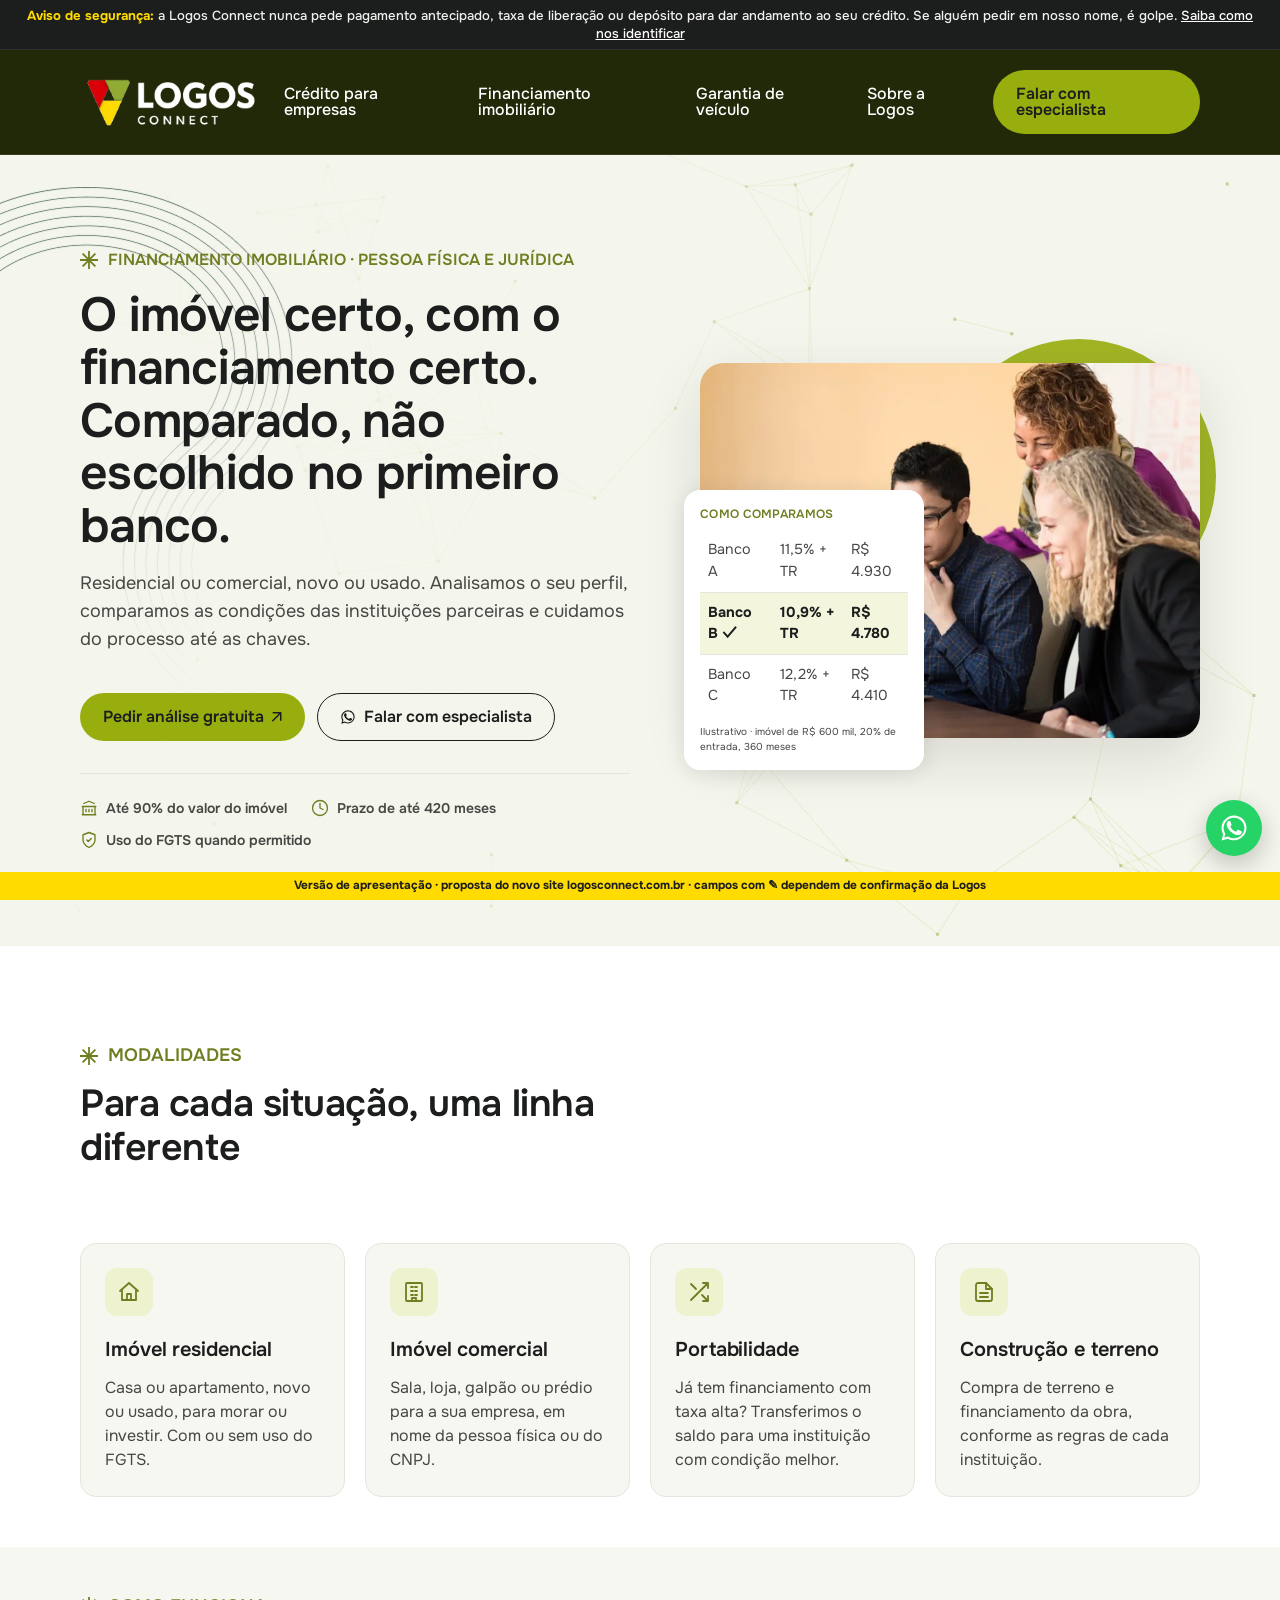
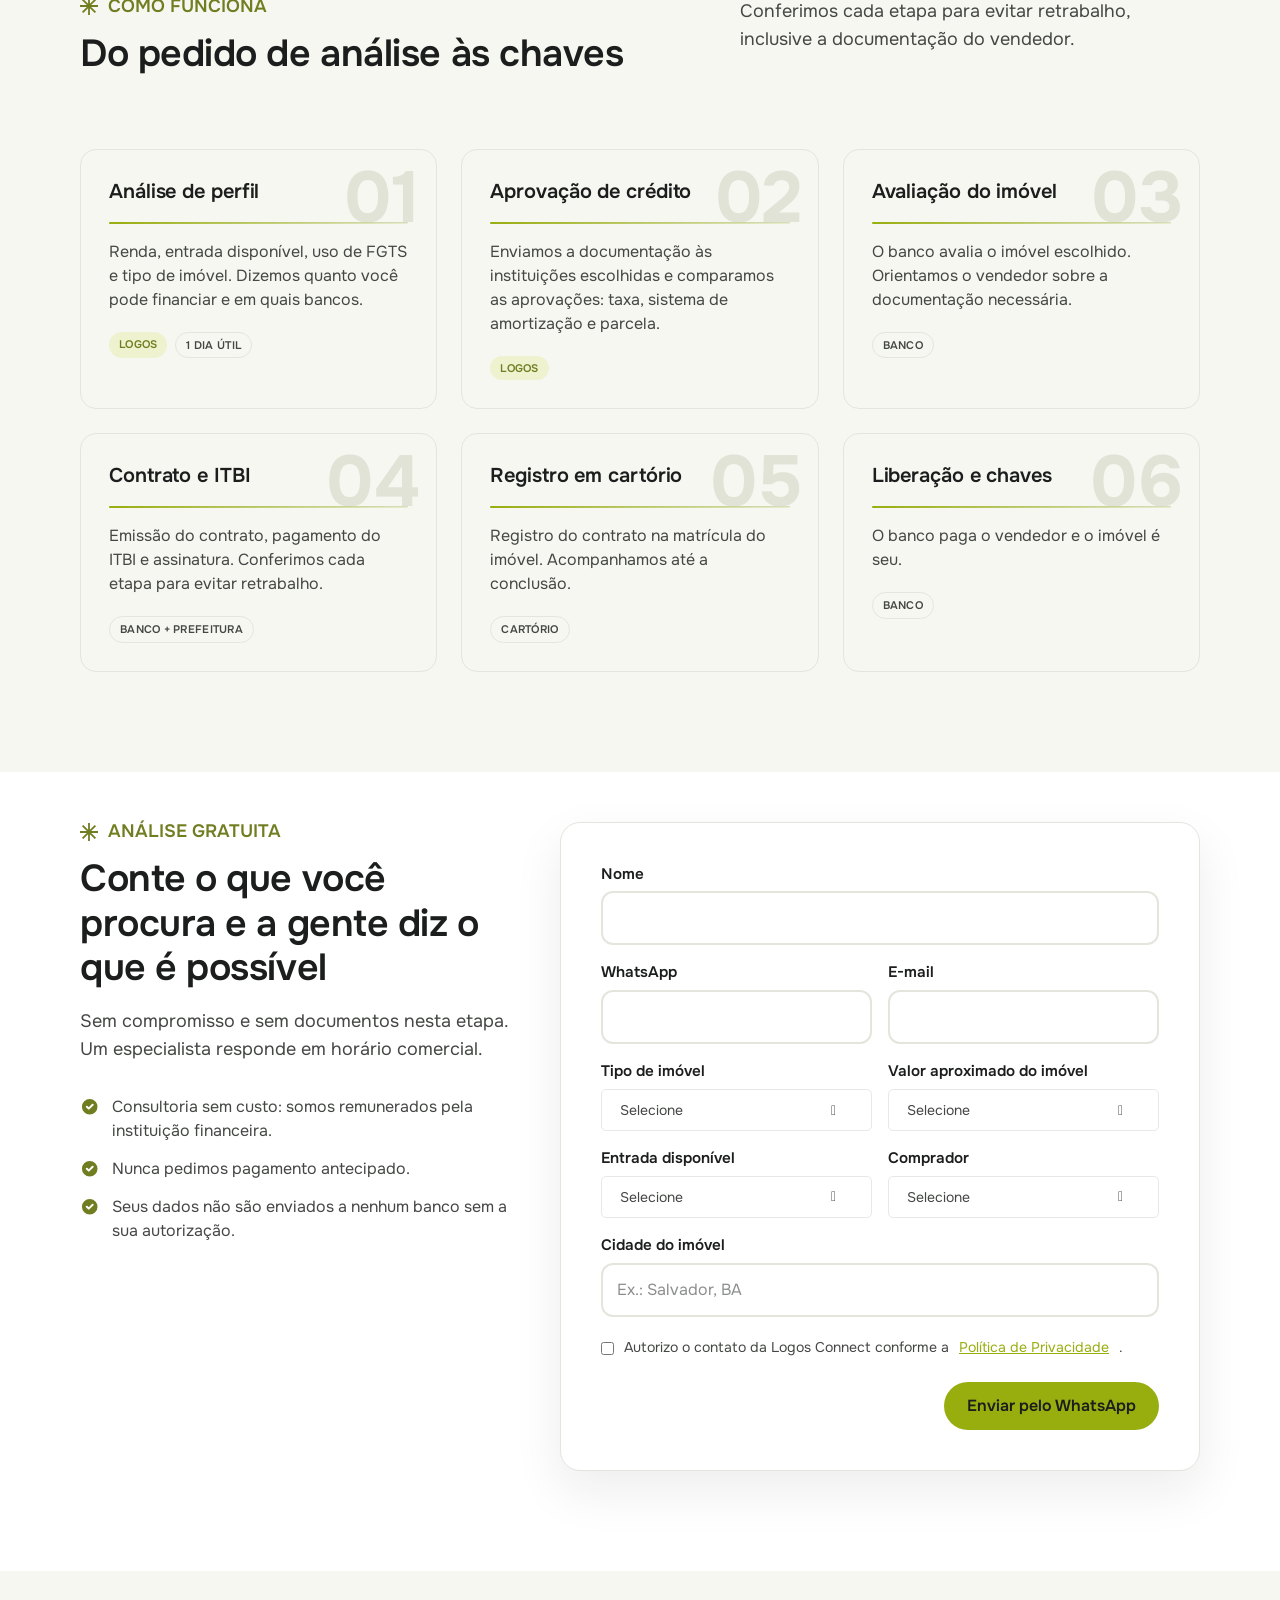
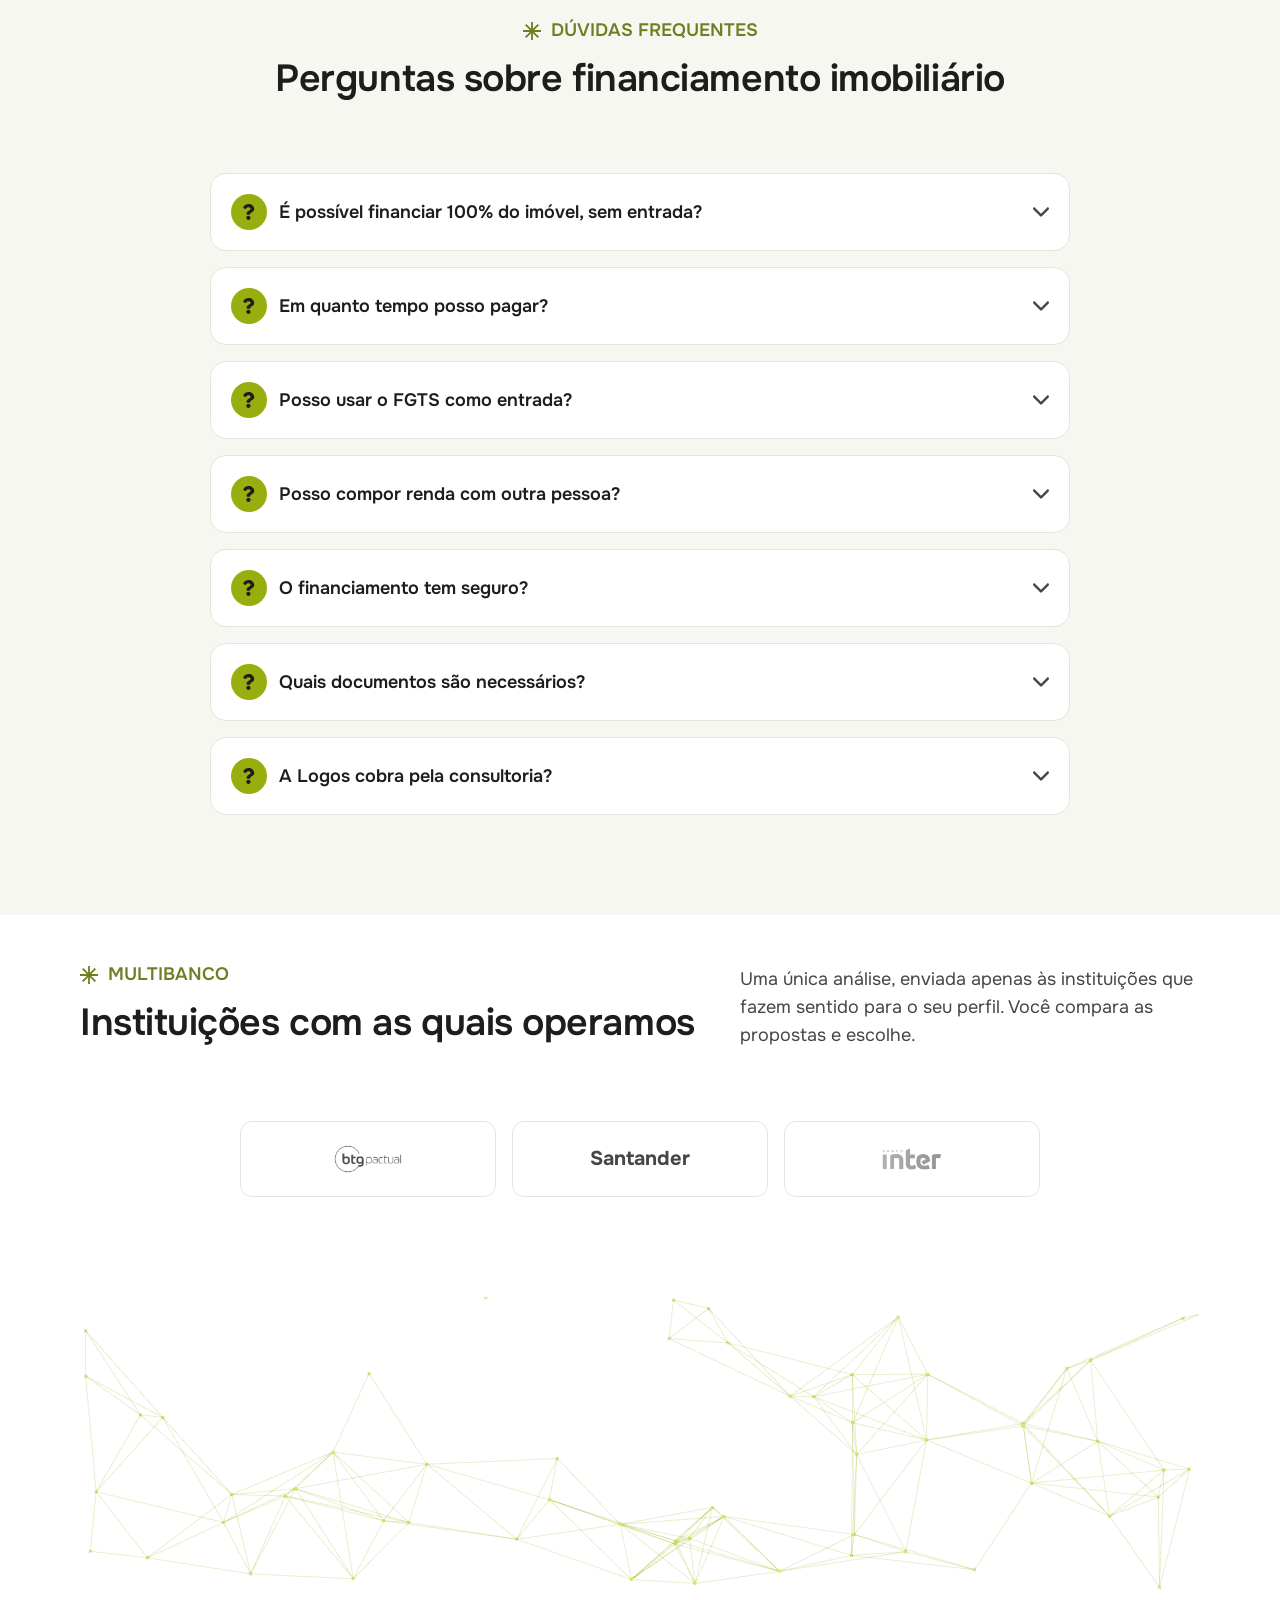
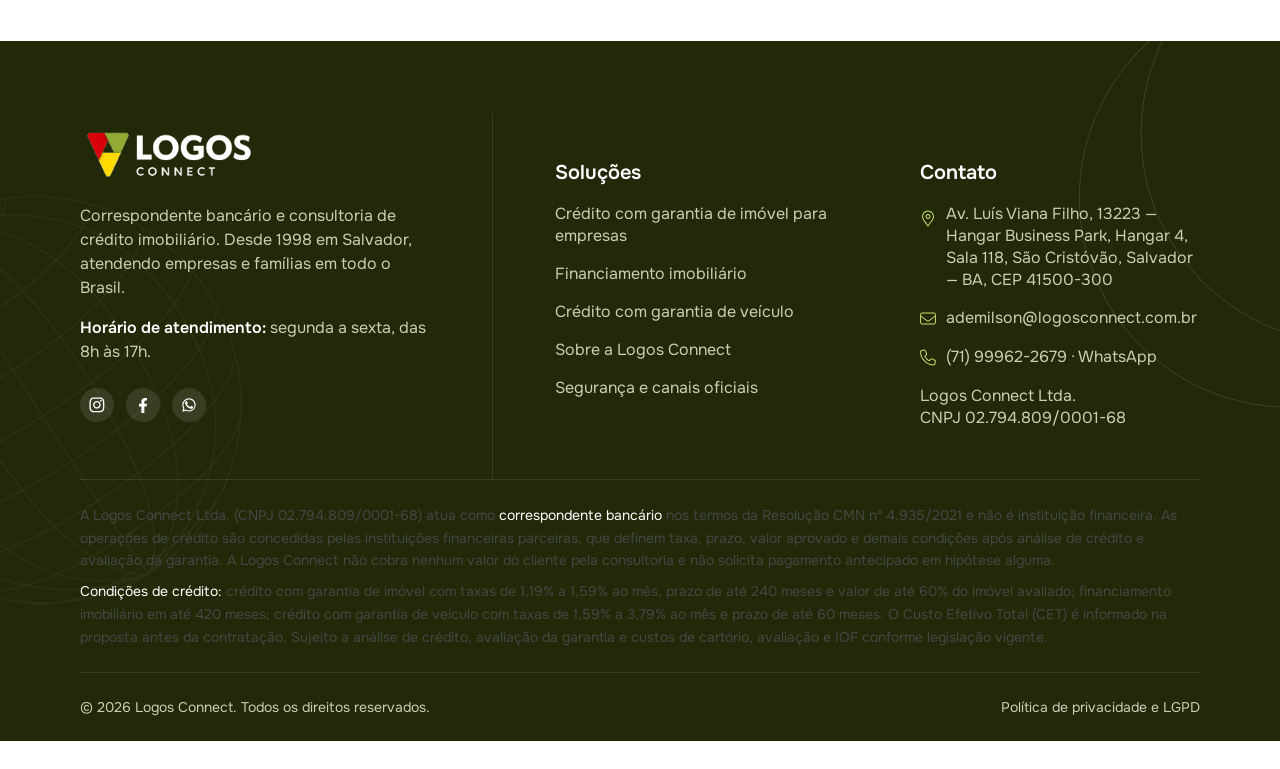
<file: financiamento-imobiliario.html>
<!DOCTYPE html>
<html lang="pt-BR">
<head>
	<meta charset="UTF-8">
	<meta name="viewport" content="width=device-width, initial-scale=1.0">
	<title>Financiamento imobiliário com a melhor condição | Logos Connect</title>
	<meta name="description" content="Financiamento de imóvel residencial ou comercial, para pessoa física ou jurídica, comparado entre as principais instituições. Consultoria gratuita desde 1998.">
	<meta name="robots" content="noindex, nofollow">	<link rel="canonical" href="https://logosconnect.com.br/financiamento-imobiliario/">
	<link rel="icon" href="assets/img/isologo.png" sizes="192x192">
	<link rel="apple-touch-icon" href="assets/img/isologo.png">
	<meta property="og:title" content="Financiamento imobiliário com a melhor condição | Logos Connect">
	<meta property="og:description" content="Financiamento de imóvel residencial ou comercial, para pessoa física ou jurídica, comparado entre as principais instituições. Consultoria gratuita desde 1998.">
	<meta property="og:type" content="website">
	<meta property="og:locale" content="pt_BR">
	<link rel="preconnect" href="https://fonts.googleapis.com">
	<link rel="preconnect" href="https://fonts.gstatic.com" crossorigin>
	<link href="https://fonts.googleapis.com/css2?family=Onest:wght@300..900&display=swap" rel="stylesheet">
	<link rel="stylesheet" href="assets/css/plugins.min.css">
	<link rel="stylesheet" href="assets/css/site.css">
	<link rel="stylesheet" href="assets/css/logos.css">
	<!-- Google Tag Manager (produção): GTM-K36DP57V — reativar ao publicar no domínio -->
</head>
<body class="has-preview">
	<header class="header-area bg-secondary fixed w-full top-0 left-0 right-0 z-999999 border-b border-white/10">
    <div class="faixa-antifraude"><span class="hidden sm:inline"><strong>Aviso de segurança:</strong> a Logos Connect nunca pede pagamento antecipado, taxa de liberação ou depósito para dar andamento ao seu crédito. Se alguém pedir em nosso nome, é golpe.</span><span class="sm:hidden"><strong>Atenção:</strong> nunca pedimos pagamento antecipado. Se alguém pedir em nosso nome, é golpe.</span> <a href="sobre.html#seguranca">Saiba como nos identificar</a></div>
    <div class="container lg:py-1.5">
        <div class="header-wrapper flex items-center justify-between gap-5 py-3 sm:py-4 lg:py-0">
            <a class="logo" href="index.html" aria-label="Logos Connect — início">
                <img src="assets/img/logo-branco.png" width="508" height="144" alt="Logos Connect">
            </a>
            <nav class="main-menu" data-lenis-prevent aria-label="Principal">
                <ul>
                                        <li><a href="cgi-empresas.html" class="sub-menu-item">Crédito para empresas</a></li>
                                        <li><a href="financiamento-imobiliario.html" class="sub-menu-item active" aria-current="page">Financiamento imobiliário</a></li>
                                        <li><a href="credito-veiculo.html" class="sub-menu-item">Garantia de veículo</a></li>
                                        <li><a href="sobre.html" class="sub-menu-item">Sobre a Logos</a></li>
                                        <li class="block sm:hidden">
                        <a href="https://wa.me/557199622679?text=Ol%C3%A1%2C%20Logos%20Connect%21%20Vim%20pelo%20site%20e%20quero%20falar%20com%20um%20especialista." target="_blank" rel="noopener" class="button-primary sm:block! text-center justify-center! w-full" data-origem="menu-mobile">Falar com especialista</a>
                    </li>
                </ul>
            </nav>
            <div class="flex items-center gap-5">
                <a href="https://wa.me/557199622679?text=Ol%C3%A1%2C%20Logos%20Connect%21%20Vim%20pelo%20site%20e%20quero%20falar%20com%20um%20especialista." target="_blank" rel="noopener" class="button-primary hidden! sm:inline-flex!" data-origem="header">Falar com especialista</a>
                <button type="button" class="menuToggle" aria-label="Abrir menu">
                    <svg class="stroke-current text-white" width="40" viewBox="0 0 100 100">
                        <path class="line line1" d="M 20,29.000046 H 80.000231 C 80.000231,29.000046 94.498839,28.817352 94.532987,66.711331 94.543142,77.980673 90.966081,81.670246 85.259173,81.668997 79.552261,81.667751 75.000211,74.999942 75.000211,74.999942 L 25.000021,25.000058" />
                        <path class="line line2" d="M 20,50 H 80" />
                        <path class="line line3" d="M 20,70.999954 H 80.000231 C 80.000231,70.999954 94.498839,71.182648 94.532987,33.288669 94.543142,22.019327 90.966081,18.329754 85.259173,18.331003 79.552261,18.332249 75.000211,25.000058 75.000211,25.000058 L 25.000021,74.999942" />
                    </svg>
                </button>
            </div>
        </div>
    </div>
</header>

	<main id="main-content">

	<section class="py-12 md:py-16 lg:py-20 xl:py-24 bg-hero relative z-1 overflow-hidden" data-digital-hero-banner>
		<img class="hidden lg:block absolute top-[4%] left-0 -z-1 opacity-70" src="assets/img/tpl/hero-bg-shape.webp" alt="">
		<canvas class="fx-canvas" data-fx="field" data-fx-theme="light" aria-hidden="true"></canvas>		<div class="container">
			<div class="flex items-center justify-between gap-10 flex-col md:flex-row">
				<div class="md:max-w-137.5 w-full">
					<div class="flex items-center gap-2.5" data-subtitle><img class="rotate" src="assets/img/title-icon.svg" alt=""><p class="text-sm sm:text-base font-semibold leading-[1.1]! text-verde-escuro uppercase">Financiamento imobiliário · pessoa física e jurídica</p></div>
					<h1 class="text-4xl sm:text-[40px] md:text-5xl lg:text-[52px] xl:text-[58px] font-bold leading-[1.1]! text-title_black mt-4 md:mt-5" data-title>O imóvel certo, com o financiamento certo. Comparado, não escolhido no primeiro banco.</h1>
					<p class="text-base sm:text-lg text-paragraph_black mt-4" data-excerpt>Residencial ou comercial, novo ou usado. Analisamos o seu perfil, comparamos as condições das instituições parceiras e cuidamos do processo até as chaves.</p>
					<div class="mt-6 sm:mt-8 lg:mt-10 flex items-center gap-3 flex-wrap" data-button>
						<a class="button-primary" href="#simular">Pedir análise gratuita<svg class="w-2.5 h-2.5 fill-current"><use href="#buttonArrow"></use></svg></a>						<a class="button-autline-dark text-title_black! hover:text-white!" href="https://wa.me/557199622679?text=Ol%C3%A1%2C%20Logos%20Connect%21%20Vim%20pelo%20site%20e%20quero%20falar%20com%20um%20especialista." target="_blank" rel="noopener" data-origem="hero-fin"><span class="w-4 h-4 inline-block"><svg viewBox="0 0 24 24" fill="currentColor" aria-hidden="true"><path d="M17.5 14.4c-.3-.1-1.8-.9-2-1-.3-.1-.5-.1-.7.1-.2.3-.8 1-.9 1.2-.2.2-.3.2-.6.1-.3-.1-1.3-.5-2.4-1.5-.9-.8-1.5-1.8-1.7-2.1-.2-.3 0-.5.1-.6l.4-.5.3-.5c.1-.2 0-.4 0-.5L9.2 6.9c-.2-.6-.5-.5-.7-.5h-.6c-.2 0-.5.1-.8.4-.3.3-1 1-1 2.5s1.1 2.9 1.2 3.1c.1.2 2.1 3.2 5.1 4.5.7.3 1.3.5 1.7.6.7.2 1.4.2 1.9.1.6-.1 1.8-.7 2-1.4.2-.7.2-1.3.2-1.4-.1-.2-.3-.3-.7-.4zM12 2C6.5 2 2 6.5 2 12c0 1.8.5 3.5 1.3 5L2 22l5.2-1.4c1.4.8 3.1 1.2 4.8 1.2 5.5 0 10-4.5 10-10S17.5 2 12 2zm0 18.2c-1.5 0-3-.4-4.3-1.2l-.3-.2-3.1.8.8-3-.2-.3C4.1 15 3.7 13.5 3.7 12c0-4.6 3.7-8.3 8.3-8.3s8.3 3.7 8.3 8.3-3.7 8.2-8.3 8.2z"/></svg></span>Falar com especialista</a>					</div>
					<div class="mt-8 pt-6 border-t border-border flex flex-wrap gap-x-6 gap-y-3 text-sm font-semibold" data-button>
						<span class="flex items-center gap-2 text-verde-escuro"><svg class="w-4.5 h-4.5" viewBox="0 0 24 24" fill="none" stroke="currentColor" stroke-width="1.8" stroke-linecap="round" stroke-linejoin="round" aria-hidden="true"><path d="M3 21h18M3 10h18M5 6l7-3 7 3M4 10v11M20 10v11M8 14v3M12 14v3M16 14v3"/></svg><span class="text-paragraph_black">Até 90% do valor do imóvel</span></span>
						<span class="flex items-center gap-2 text-verde-escuro"><svg class="w-4.5 h-4.5" viewBox="0 0 24 24" fill="none" stroke="currentColor" stroke-width="1.8" stroke-linecap="round" stroke-linejoin="round" aria-hidden="true"><circle cx="12" cy="12" r="10"/><path d="M12 6v6l4 2"/></svg><span class="text-paragraph_black">Prazo de até 420 meses</span></span>
						<span class="flex items-center gap-2 text-verde-escuro"><svg class="w-4.5 h-4.5" viewBox="0 0 24 24" fill="none" stroke="currentColor" stroke-width="1.8" stroke-linecap="round" stroke-linejoin="round" aria-hidden="true"><path d="M12 22s8-4 8-10V5l-8-3-8 3v7c0 6 8 10 8 10z"/><path d="m9 12 2 2 4-4"/></svg><span class="text-paragraph_black">Uso do FGTS quando permitido</span></span>
					</div>
				</div>
				<div class="md:max-w-125 w-full relative z-1" data-thumbnail>
					<img class="w-full rounded-3xl shadow-[0px_20px_60px_0px_rgba(28,30,29,0.12)] object-cover aspect-4/3" src="assets/img/tpl/reuniao-2.webp" width="1200" height="1056" alt="Atendimento para financiamento imobiliário" fetchpriority="high">
					<div class="absolute -top-6 -right-4 -z-1 w-[55%] bg-primary aspect-square rounded-full opacity-90" data-circle></div>
					<div class="absolute -bottom-8 -left-4 bg-white rounded-2xl p-4 shadow-[0px_4px_24px_0px_rgba(0,0,0,0.1)] max-w-60 hidden md:block" data-scale-up>
						<p class="text-xs font-semibold uppercase tracking-wide text-verde-escuro">Como comparamos</p>
						<table class="tabela tabela--mini mt-2"><tbody>
							<tr><td>Banco A</td><td>11,5% + TR</td><td>R$ 4.930</td></tr>
							<tr class="destaque"><td>Banco B ✓</td><td>10,9% + TR</td><td>R$ 4.780</td></tr>
							<tr><td>Banco C</td><td>12,2% + TR</td><td>R$ 4.410</td></tr>
						</tbody></table>
						<p class="text-[10px] text-paragraph_black mt-2">Ilustrativo · imóvel de R$ 600 mil, 20% de entrada, 360 meses</p>
					</div>
				</div>
			</div>
		</div>
	</section>

	<section class="section-spacing-lg-md" id="tipos">
		<div class="container">
			<div class="flex items-start justify-between gap-4 md:gap-10 mb-12 sm:mb-14 md:mb-16 lg:mb-18 flex-col md:flex-row max-w-125 md:max-w-full" data-section-title>
        <div class="md:max-w-170 w-full">
            <div class="flex items-center gap-2.5" data-subtitle><img class="rotate" src="assets/img/title-icon.svg" alt=""><span class="text-base lg:text-lg font-semibold leading-[1.1]! text-verde-escuro uppercase block">Modalidades</span></div>
            <h2 class="text-3xl md:text-4xl lg:text-[40px] xl:text-5xl font-bold leading-tight text-title_black mt-4" data-content>Para cada situação, uma linha diferente</h2>
        </div></div>			<div class="grid sm:grid-cols-2 lg:grid-cols-4 gap-5" data-sttr-wrapper>
								<div class="bg-background border border-border p-6 rounded-2xl" data-sttr-card data-tilt="4">
					<span class="w-12 h-12 rounded-xl bg-verde-claro text-verde-escuro flex items-center justify-center"><svg class="w-6 h-6" viewBox="0 0 24 24" fill="none" stroke="currentColor" stroke-width="1.8" stroke-linecap="round" stroke-linejoin="round" aria-hidden="true"><path d="M3 11 12 3l9 8"/><path d="M5 10v10h14V10"/><path d="M10 20v-6h4v6"/></svg></span>
					<h3 class="text-title_black text-lg md:text-xl font-semibold mt-5">Imóvel residencial</h3>
					<p class="pt-3 text-paragraph_black text-base">Casa ou apartamento, novo ou usado, para morar ou investir. Com ou sem uso do FGTS.</p>
				</div>
								<div class="bg-background border border-border p-6 rounded-2xl" data-sttr-card data-tilt="4">
					<span class="w-12 h-12 rounded-xl bg-verde-claro text-verde-escuro flex items-center justify-center"><svg class="w-6 h-6" viewBox="0 0 24 24" fill="none" stroke="currentColor" stroke-width="1.8" stroke-linecap="round" stroke-linejoin="round" aria-hidden="true"><rect x="4" y="3" width="16" height="18" rx="1"/><path d="M9 7h2M13 7h2M9 11h2M13 11h2M9 15h2M13 15h2M10 21v-3h4v3"/></svg></span>
					<h3 class="text-title_black text-lg md:text-xl font-semibold mt-5">Imóvel comercial</h3>
					<p class="pt-3 text-paragraph_black text-base">Sala, loja, galpão ou prédio para a sua empresa, em nome da pessoa física ou do CNPJ.</p>
				</div>
								<div class="bg-background border border-border p-6 rounded-2xl" data-sttr-card data-tilt="4">
					<span class="w-12 h-12 rounded-xl bg-verde-claro text-verde-escuro flex items-center justify-center"><svg class="w-6 h-6" viewBox="0 0 24 24" fill="none" stroke="currentColor" stroke-width="1.8" stroke-linecap="round" stroke-linejoin="round" aria-hidden="true"><path d="M16 3h5v5M4 20 21 3M21 16v5h-5M15 15l6 6M4 4l5 5"/></svg></span>
					<h3 class="text-title_black text-lg md:text-xl font-semibold mt-5">Portabilidade</h3>
					<p class="pt-3 text-paragraph_black text-base">Já tem financiamento com taxa alta? Transferimos o saldo para uma instituição com condição melhor.</p>
				</div>
								<div class="bg-background border border-border p-6 rounded-2xl" data-sttr-card data-tilt="4">
					<span class="w-12 h-12 rounded-xl bg-verde-claro text-verde-escuro flex items-center justify-center"><svg class="w-6 h-6" viewBox="0 0 24 24" fill="none" stroke="currentColor" stroke-width="1.8" stroke-linecap="round" stroke-linejoin="round" aria-hidden="true"><path d="M14 3H6a2 2 0 0 0-2 2v14a2 2 0 0 0 2 2h12a2 2 0 0 0 2-2V9z"/><path d="M14 3v6h6M8 13h8M8 17h8"/></svg></span>
					<h3 class="text-title_black text-lg md:text-xl font-semibold mt-5">Construção e terreno</h3>
					<p class="pt-3 text-paragraph_black text-base">Compra de terreno e financiamento da obra, conforme as regras de cada instituição.</p>
				</div>
							</div>
		</div>
	</section>

	<section class="section-spacing-md-lg bg-background" id="como-funciona">
		<div class="container">
			<div class="flex items-start justify-between gap-4 md:gap-10 mb-12 sm:mb-14 md:mb-16 lg:mb-18 flex-col md:flex-row max-w-125 md:max-w-full" data-section-title>
        <div class="md:max-w-170 w-full">
            <div class="flex items-center gap-2.5" data-subtitle><img class="rotate" src="assets/img/title-icon.svg" alt=""><span class="text-base lg:text-lg font-semibold leading-[1.1]! text-verde-escuro uppercase block">Como funciona</span></div>
            <h2 class="text-3xl md:text-4xl lg:text-[40px] xl:text-5xl font-bold leading-tight text-title_black mt-4" data-content>Do pedido de análise às chaves</h2>
        </div><p class="md:max-w-115 w-full text-base sm:text-lg text-paragraph_black" data-content>Conferimos cada etapa para evitar retrabalho, inclusive a documentação do vendedor.</p></div>			<div class="grid sm:grid-cols-2 lg:grid-cols-3 gap-5 lg:gap-6" data-sttr-wrapper><div data-sttr-card><div class="bg-background p-5 sm:p-6 lg:p-7 rounded-2xl border border-border relative h-full">
            <span class="text-[#E1E3D6] absolute top-3 right-4 text-5xl md:text-6xl lg:text-7xl leading-none! font-bold">01</span>
            <h3 class="text-title_black text-lg md:text-xl font-semibold pr-16 pb-4 border-b border-border">Análise de perfil</h3><span class="fx-linha" data-fx-linha></span>
            <p class="text-paragraph_black text-base mt-4">Renda, entrada disponível, uso de FGTS e tipo de imóvel. Dizemos quanto você pode financiar e em quais bancos.</p>
            <div class="flex flex-wrap gap-2 mt-5"><span class="text-[11px] font-semibold uppercase tracking-wide px-2.5 py-1 rounded-full bg-verde-claro text-verde-escuro">Logos</span><span class="text-[11px] font-semibold uppercase tracking-wide px-2.5 py-1 rounded-full bg-background border border-border text-paragraph_black">1 dia útil</span></div></div></div><div data-sttr-card><div class="bg-background p-5 sm:p-6 lg:p-7 rounded-2xl border border-border relative h-full">
            <span class="text-[#E1E3D6] absolute top-3 right-4 text-5xl md:text-6xl lg:text-7xl leading-none! font-bold">02</span>
            <h3 class="text-title_black text-lg md:text-xl font-semibold pr-16 pb-4 border-b border-border">Aprovação de crédito</h3><span class="fx-linha" data-fx-linha></span>
            <p class="text-paragraph_black text-base mt-4">Enviamos a documentação às instituições escolhidas e comparamos as aprovações: taxa, sistema de amortização e parcela.</p>
            <div class="flex flex-wrap gap-2 mt-5"><span class="text-[11px] font-semibold uppercase tracking-wide px-2.5 py-1 rounded-full bg-verde-claro text-verde-escuro">Logos</span></div></div></div><div data-sttr-card><div class="bg-background p-5 sm:p-6 lg:p-7 rounded-2xl border border-border relative h-full">
            <span class="text-[#E1E3D6] absolute top-3 right-4 text-5xl md:text-6xl lg:text-7xl leading-none! font-bold">03</span>
            <h3 class="text-title_black text-lg md:text-xl font-semibold pr-16 pb-4 border-b border-border">Avaliação do imóvel</h3><span class="fx-linha" data-fx-linha></span>
            <p class="text-paragraph_black text-base mt-4">O banco avalia o imóvel escolhido. Orientamos o vendedor sobre a documentação necessária.</p>
            <div class="flex flex-wrap gap-2 mt-5"><span class="text-[11px] font-semibold uppercase tracking-wide px-2.5 py-1 rounded-full bg-background border border-border text-paragraph_black">Banco</span></div></div></div><div data-sttr-card><div class="bg-background p-5 sm:p-6 lg:p-7 rounded-2xl border border-border relative h-full">
            <span class="text-[#E1E3D6] absolute top-3 right-4 text-5xl md:text-6xl lg:text-7xl leading-none! font-bold">04</span>
            <h3 class="text-title_black text-lg md:text-xl font-semibold pr-16 pb-4 border-b border-border">Contrato e ITBI</h3><span class="fx-linha" data-fx-linha></span>
            <p class="text-paragraph_black text-base mt-4">Emissão do contrato, pagamento do ITBI e assinatura. Conferimos cada etapa para evitar retrabalho.</p>
            <div class="flex flex-wrap gap-2 mt-5"><span class="text-[11px] font-semibold uppercase tracking-wide px-2.5 py-1 rounded-full bg-background border border-border text-paragraph_black">Banco + prefeitura</span></div></div></div><div data-sttr-card><div class="bg-background p-5 sm:p-6 lg:p-7 rounded-2xl border border-border relative h-full">
            <span class="text-[#E1E3D6] absolute top-3 right-4 text-5xl md:text-6xl lg:text-7xl leading-none! font-bold">05</span>
            <h3 class="text-title_black text-lg md:text-xl font-semibold pr-16 pb-4 border-b border-border">Registro em cartório</h3><span class="fx-linha" data-fx-linha></span>
            <p class="text-paragraph_black text-base mt-4">Registro do contrato na matrícula do imóvel. Acompanhamos até a conclusão.</p>
            <div class="flex flex-wrap gap-2 mt-5"><span class="text-[11px] font-semibold uppercase tracking-wide px-2.5 py-1 rounded-full bg-background border border-border text-paragraph_black">Cartório</span></div></div></div><div data-sttr-card><div class="bg-background p-5 sm:p-6 lg:p-7 rounded-2xl border border-border relative h-full">
            <span class="text-[#E1E3D6] absolute top-3 right-4 text-5xl md:text-6xl lg:text-7xl leading-none! font-bold">06</span>
            <h3 class="text-title_black text-lg md:text-xl font-semibold pr-16 pb-4 border-b border-border">Liberação e chaves</h3><span class="fx-linha" data-fx-linha></span>
            <p class="text-paragraph_black text-base mt-4">O banco paga o vendedor e o imóvel é seu.</p>
            <div class="flex flex-wrap gap-2 mt-5"><span class="text-[11px] font-semibold uppercase tracking-wide px-2.5 py-1 rounded-full bg-background border border-border text-paragraph_black">Banco</span></div></div></div></div>		</div>
	</section>

	<section class="section-spacing-md-lg" id="simular">
		<div class="container">
			<div class="flex items-start justify-between gap-10 flex-col lg:flex-row">
				<div class="lg:max-w-110 w-full">
					<div class="flex items-center gap-2.5"><img class="rotate" src="assets/img/title-icon.svg" alt=""><span class="text-base lg:text-lg font-semibold leading-[1.1]! text-verde-escuro uppercase">Análise gratuita</span></div>
					<h2 class="text-3xl md:text-4xl lg:text-[40px] font-bold leading-tight text-title_black mt-4">Conte o que você procura e a gente diz o que é possível</h2>
					<p class="mt-4 text-base sm:text-lg text-paragraph_black">Sem compromisso e sem documentos nesta etapa. Um especialista responde em horário comercial.</p>
					<ul class="flex flex-col gap-3.5 mt-8 text-paragraph_black">
						<li class="flex items-start gap-3"><svg class="w-5 h-5 fill-current mt-0.5 text-verde-escuro shrink-0"><use href="#primaryRoundedCheck"></use></svg><span>Consultoria sem custo: somos remunerados pela instituição financeira.</span></li>
						<li class="flex items-start gap-3"><svg class="w-5 h-5 fill-current mt-0.5 text-verde-escuro shrink-0"><use href="#primaryRoundedCheck"></use></svg><span>Nunca pedimos pagamento antecipado.</span></li>
						<li class="flex items-start gap-3"><svg class="w-5 h-5 fill-current mt-0.5 text-verde-escuro shrink-0"><use href="#primaryRoundedCheck"></use></svg><span>Seus dados não são enviados a nenhum banco sem a sua autorização.</span></li>
					</ul>
				</div>
				<div class="lg:max-w-160 w-full">
					<form class="triagem p-5 sm:p-8 lg:p-10" data-form-whats data-assunto="Financiamento imobiliário">
      <div class="grid sm:grid-cols-2 gap-4">
        <div class="campo sm:col-span-2"><label for="f-nome">Nome</label><input type="text" id="f-nome" name="nome" required autocomplete="name"></div>
        <div class="campo"><label for="f-whats">WhatsApp</label><input type="tel" id="f-whats" name="whatsapp" required autocomplete="tel"></div>
        <div class="campo"><label for="f-email">E-mail</label><input type="email" id="f-email" name="email" required autocomplete="email"></div><div class="campo"><label for="f-tipo">Tipo de imóvel</label><select id="f-tipo" name="tipo" required><option value="">Selecione</option><option>Residencial</option><option>Comercial</option><option>Terreno / construção</option><option>Portabilidade de financiamento atual</option></select></div><div class="campo"><label for="f-valor">Valor aproximado do imóvel</label><select id="f-valor" name="valor" required><option value="">Selecione</option><option>Até R$ 300 mil</option><option>R$ 300 mil a R$ 600 mil</option><option>R$ 600 mil a R$ 1,5 milhão</option><option>Acima de R$ 1,5 milhão</option></select></div><div class="campo"><label for="f-entrada">Entrada disponível</label><select id="f-entrada" name="entrada" required><option value="">Selecione</option><option>Até 10%</option><option>10% a 20%</option><option>20% a 30%</option><option>Mais de 30%</option></select></div><div class="campo"><label for="f-quem">Comprador</label><select id="f-quem" name="comprador" required><option value="">Selecione</option><option>Pessoa física</option><option>Pessoa jurídica (CNPJ)</option></select></div><div class="campo sm:col-span-2"><label for="f-cidade">Cidade do imóvel</label><input type="text" id="f-cidade" name="cidade" placeholder="Ex.: Salvador, BA" required></div>
      </div>
      <label class="consent mt-5"><input type="checkbox" required> Autorizo o contato da Logos Connect conforme a <a class="underline" href="sobre.html#privacidade">Política de Privacidade</a>.</label>
      <div class="flex justify-end mt-6"><button type="submit" class="button-primary">Enviar pelo WhatsApp</button></div>
      <p class="form-ok mt-4 text-sm text-verde-escuro font-semibold" hidden>Mensagem montada. Se o WhatsApp não abriu, <a class="underline" href="https://wa.me/557199622679?text=Ol%C3%A1%2C%20Logos%20Connect%21%20Vim%20pelo%20site%20e%20quero%20falar%20com%20um%20especialista." target="_blank" rel="noopener">clique aqui</a>.</p>
    </form>				</div>
			</div>
		</div>
	</section>

	<section class="section-spacing-md-lg bg-background" id="faq">
		<div class="container">
			<div class="max-w-190 mx-auto text-center mb-12 sm:mb-14 md:mb-16 lg:mb-18" data-section-title>
            <div class="flex items-center justify-center gap-2.5" data-subtitle><img class="rotate" src="assets/img/title-icon.svg" alt=""><span class="text-base lg:text-lg font-semibold leading-[1.1]! text-verde-escuro uppercase block">Dúvidas frequentes</span></div>
            <h2 class="text-3xl md:text-4xl lg:text-[40px] xl:text-5xl font-bold leading-tight text-title_black mt-4" data-content>Perguntas sobre financiamento imobiliário</h2></div>			<div class="grid gap-4 faq-wrapper max-w-215 mx-auto"><div class="single-faq duration-300 p-4 sm:p-5 border border-border bg-white overflow-hidden rounded-xl sm:rounded-2xl">
            <div class="faq-head cursor-pointer duration-300 flex items-center justify-between gap-2">
                <button type="button" class="font-semibold text-base sm:text-lg text-left text-title_black cursor-pointer flex items-center gap-3">
                    <span class="w-9 h-9 rounded-full bg-primary flex items-center justify-center shrink-0 text-title_black"><svg class="w-3 h-4 fill-current"><use href="#questionMark"></use></svg></span>
                    <span class="flex-1">É possível financiar 100% do imóvel, sem entrada?</span></button>
                <svg class="fill-current duration-300 ease-in-out h-4.5 w-4 faq-icon shrink-0"><use href="#arrow-down"></use></svg>
            </div>
            <div class="faq-body hidden"><div class="mt-3.5 pl-12"><p class="text-paragraph_black">Não. O limite costuma ser de 80% do valor do imóvel; em algumas situações, alguns bancos chegam a 90%. A diferença é a entrada. Exemplo: para um imóvel de R$ 200 mil, a entrada é de pelo menos R$ 40 mil e o financiamento, de R$ 160 mil.</p></div></div></div><div class="single-faq duration-300 p-4 sm:p-5 border border-border bg-white overflow-hidden rounded-xl sm:rounded-2xl">
            <div class="faq-head cursor-pointer duration-300 flex items-center justify-between gap-2">
                <button type="button" class="font-semibold text-base sm:text-lg text-left text-title_black cursor-pointer flex items-center gap-3">
                    <span class="w-9 h-9 rounded-full bg-primary flex items-center justify-center shrink-0 text-title_black"><svg class="w-3 h-4 fill-current"><use href="#questionMark"></use></svg></span>
                    <span class="flex-1">Em quanto tempo posso pagar?</span></button>
                <svg class="fill-current duration-300 ease-in-out h-4.5 w-4 faq-icon shrink-0"><use href="#arrow-down"></use></svg>
            </div>
            <div class="faq-body hidden"><div class="mt-3.5 pl-12"><p class="text-paragraph_black">A maioria das instituições financia em até 30 anos; algumas chegam a 35 anos. O prazo também depende da idade do comprador mais velho na composição de renda.</p></div></div></div><div class="single-faq duration-300 p-4 sm:p-5 border border-border bg-white overflow-hidden rounded-xl sm:rounded-2xl">
            <div class="faq-head cursor-pointer duration-300 flex items-center justify-between gap-2">
                <button type="button" class="font-semibold text-base sm:text-lg text-left text-title_black cursor-pointer flex items-center gap-3">
                    <span class="w-9 h-9 rounded-full bg-primary flex items-center justify-center shrink-0 text-title_black"><svg class="w-3 h-4 fill-current"><use href="#questionMark"></use></svg></span>
                    <span class="flex-1">Posso usar o FGTS como entrada?</span></button>
                <svg class="fill-current duration-300 ease-in-out h-4.5 w-4 faq-icon shrink-0"><use href="#arrow-down"></use></svg>
            </div>
            <div class="faq-body hidden"><div class="mt-3.5 pl-12"><p class="text-paragraph_black">Sim, se você tem pelo menos três anos de trabalho com carteira assinada (somados), não usou o FGTS nos últimos dois anos e o imóvel atende às regras vigentes do programa. O uso é opcional. O saldo pode ser consultado no aplicativo FGTS.</p></div></div></div><div class="single-faq duration-300 p-4 sm:p-5 border border-border bg-white overflow-hidden rounded-xl sm:rounded-2xl">
            <div class="faq-head cursor-pointer duration-300 flex items-center justify-between gap-2">
                <button type="button" class="font-semibold text-base sm:text-lg text-left text-title_black cursor-pointer flex items-center gap-3">
                    <span class="w-9 h-9 rounded-full bg-primary flex items-center justify-center shrink-0 text-title_black"><svg class="w-3 h-4 fill-current"><use href="#questionMark"></use></svg></span>
                    <span class="flex-1">Posso compor renda com outra pessoa?</span></button>
                <svg class="fill-current duration-300 ease-in-out h-4.5 w-4 faq-icon shrink-0"><use href="#arrow-down"></use></svg>
            </div>
            <div class="faq-body hidden"><div class="mt-3.5 pl-12"><p class="text-paragraph_black">Sim. Cada banco tem regras próprias sobre a quantidade de pessoas e o grau de parentesco. Orientamos a melhor composição para o seu caso.</p></div></div></div><div class="single-faq duration-300 p-4 sm:p-5 border border-border bg-white overflow-hidden rounded-xl sm:rounded-2xl">
            <div class="faq-head cursor-pointer duration-300 flex items-center justify-between gap-2">
                <button type="button" class="font-semibold text-base sm:text-lg text-left text-title_black cursor-pointer flex items-center gap-3">
                    <span class="w-9 h-9 rounded-full bg-primary flex items-center justify-center shrink-0 text-title_black"><svg class="w-3 h-4 fill-current"><use href="#questionMark"></use></svg></span>
                    <span class="flex-1">O financiamento tem seguro?</span></button>
                <svg class="fill-current duration-300 ease-in-out h-4.5 w-4 faq-icon shrink-0"><use href="#arrow-down"></use></svg>
            </div>
            <div class="faq-body hidden"><div class="mt-3.5 pl-12"><p class="text-paragraph_black">Dois, obrigatórios: o DFI (danos físicos ao imóvel) e o MIP (morte e invalidez permanente). Eles protegem o imóvel e a família e já entram no cálculo da parcela que apresentamos.</p></div></div></div><div class="single-faq duration-300 p-4 sm:p-5 border border-border bg-white overflow-hidden rounded-xl sm:rounded-2xl">
            <div class="faq-head cursor-pointer duration-300 flex items-center justify-between gap-2">
                <button type="button" class="font-semibold text-base sm:text-lg text-left text-title_black cursor-pointer flex items-center gap-3">
                    <span class="w-9 h-9 rounded-full bg-primary flex items-center justify-center shrink-0 text-title_black"><svg class="w-3 h-4 fill-current"><use href="#questionMark"></use></svg></span>
                    <span class="flex-1">Quais documentos são necessários?</span></button>
                <svg class="fill-current duration-300 ease-in-out h-4.5 w-4 faq-icon shrink-0"><use href="#arrow-down"></use></svg>
            </div>
            <div class="faq-body hidden"><div class="mt-3.5 pl-12"><p class="text-paragraph_black">Em geral: documentos de identificação e comprovante de renda dos compradores (holerite, extrato ou imposto de renda, conforme o banco), comprovante de residência, documentos do vendedor e matrícula do imóvel. A lista exata é enviada pelo especialista.</p></div></div></div><div class="single-faq duration-300 p-4 sm:p-5 border border-border bg-white overflow-hidden rounded-xl sm:rounded-2xl">
            <div class="faq-head cursor-pointer duration-300 flex items-center justify-between gap-2">
                <button type="button" class="font-semibold text-base sm:text-lg text-left text-title_black cursor-pointer flex items-center gap-3">
                    <span class="w-9 h-9 rounded-full bg-primary flex items-center justify-center shrink-0 text-title_black"><svg class="w-3 h-4 fill-current"><use href="#questionMark"></use></svg></span>
                    <span class="flex-1">A Logos cobra pela consultoria?</span></button>
                <svg class="fill-current duration-300 ease-in-out h-4.5 w-4 faq-icon shrink-0"><use href="#arrow-down"></use></svg>
            </div>
            <div class="faq-body hidden"><div class="mt-3.5 pl-12"><p class="text-paragraph_black">Não. Somos remunerados pela instituição financeira quando o contrato é assinado. Você paga apenas os custos do próprio financiamento: ITBI, cartório e avaliação, informados antes da assinatura.</p></div></div></div></div>		</div>
	</section>

	
<section class="section-spacing-md bg-white" id="parceiros">
  <div class="container">
    <div class="flex items-start justify-between gap-4 md:gap-10 mb-12 sm:mb-14 md:mb-16 lg:mb-18 flex-col md:flex-row max-w-125 md:max-w-full" data-section-title>
        <div class="md:max-w-170 w-full">
            <div class="flex items-center gap-2.5" data-subtitle><img class="rotate" src="assets/img/title-icon.svg" alt=""><span class="text-base lg:text-lg font-semibold leading-[1.1]! text-verde-escuro uppercase block">Multibanco</span></div>
            <h2 class="text-3xl md:text-4xl lg:text-[40px] xl:text-5xl font-bold leading-tight text-title_black mt-4" data-content>Instituições com as quais operamos</h2>
        </div><p class="md:max-w-115 w-full text-base sm:text-lg text-paragraph_black" data-content>Uma única análise, enviada apenas às instituições que fazem sentido para o seu perfil. Você compara as propostas e escolhe.</p></div>
    <div class="parceiros-grid grid grid-cols-3 gap-3 sm:gap-4 max-w-200 mx-auto"><div class="bg-white border border-border rounded-xl p-4 flex items-center justify-center min-h-19"><img src="assets/img/parceiros/btg-pactual.webp" alt="BTG Pactual" loading="lazy" width="160" height="40"></div><div class="bg-white border border-border rounded-xl p-4 flex items-center justify-center min-h-19"><span class="text-xl font-bold text-paragraph_black">Santander</span></div><div class="bg-white border border-border rounded-xl p-4 flex items-center justify-center min-h-19"><img src="assets/img/parceiros/banco-inter.webp" alt="Banco Inter" loading="lazy" width="160" height="40"></div></div>
  </div>
</section>	
<section class="section-spacing-md">
  <div class="container-lg">
    <div class="p-6 sm:p-10 xl:p-16 bg-secondary rounded-2xl md:rounded-3xl relative z-1 overflow-hidden" data-fx-sweep>
      <img class="w-full h-full absolute top-0 left-0 -z-1 select-none object-cover opacity-70" src="assets/img/tpl/roi-bg-shape.webp" alt="">
      <canvas class="fx-canvas" data-fx="field" data-fx-theme="dark" data-fx-count="60" aria-hidden="true"></canvas>
      <div class="flex items-center justify-between gap-6 md:gap-10 flex-col md:flex-row">
        <div class="md:max-w-150 w-full">
          <h2 class="text-3xl md:text-4xl lg:text-[40px] xl:text-5xl font-bold text-white leading-tight!">Quer saber quanto você pode financiar?</h2>
          <p class="mt-4 text-paragraph_white text-base sm:text-lg">Análise gratuita e comparada entre as instituições parceiras. Resposta de um especialista em horário comercial.</p>
        </div>
        <div class="flex items-center gap-3 flex-wrap">
          <a class="button-primary" href="#simular">Pedir análise gratuita<svg class="w-2.5 h-2.5 fill-current"><use href="#buttonArrow"></use></svg></a>
          <a class="button-autline-white" href="https://wa.me/557199622679?text=Ol%C3%A1%2C%20Logos%20Connect%21%20Vim%20pelo%20site%20e%20quero%20falar%20com%20um%20especialista." target="_blank" rel="noopener" data-origem="cta-final"><span class="w-4 h-4 inline-block"><svg viewBox="0 0 24 24" fill="currentColor" aria-hidden="true"><path d="M17.5 14.4c-.3-.1-1.8-.9-2-1-.3-.1-.5-.1-.7.1-.2.3-.8 1-.9 1.2-.2.2-.3.2-.6.1-.3-.1-1.3-.5-2.4-1.5-.9-.8-1.5-1.8-1.7-2.1-.2-.3 0-.5.1-.6l.4-.5.3-.5c.1-.2 0-.4 0-.5L9.2 6.9c-.2-.6-.5-.5-.7-.5h-.6c-.2 0-.5.1-.8.4-.3.3-1 1-1 2.5s1.1 2.9 1.2 3.1c.1.2 2.1 3.2 5.1 4.5.7.3 1.3.5 1.7.6.7.2 1.4.2 1.9.1.6-.1 1.8-.7 2-1.4.2-.7.2-1.3.2-1.4-.1-.2-.3-.3-.7-.4zM12 2C6.5 2 2 6.5 2 12c0 1.8.5 3.5 1.3 5L2 22l5.2-1.4c1.4.8 3.1 1.2 4.8 1.2 5.5 0 10-4.5 10-10S17.5 2 12 2zm0 18.2c-1.5 0-3-.4-4.3-1.2l-.3-.2-3.1.8.8-3-.2-.3C4.1 15 3.7 13.5 3.7 12c0-4.6 3.7-8.3 8.3-8.3s8.3 3.7 8.3 8.3-3.7 8.2-8.3 8.2z"/></svg></span>Falar no WhatsApp</a>
        </div>
      </div>
    </div>
  </div>
</section></main>

	<footer class="bg-secondary pt-14 md:pt-18 relative z-1 overflow-hidden" id="contato">
    <img class="absolute left-0 bottom-0 lg:bottom-auto lg:top-1/2 transform lg:-translate-y-1/2 -z-1 w-[20%] lg:w-auto opacity-60" src="assets/img/tpl/footer-left.webp" alt="">
    <img class="absolute top-0 right-0 -z-1 w-[20%] lg:w-auto opacity-60" src="assets/img/tpl/footer-right.webp" alt="">
    <div class="container">
        <div class="flex justify-between lg:gap-10 border-b border-white/10 flex-col lg:flex-row">
            <div class="pb-10 lg:py-4 lg:max-w-87.5 w-full">
                <img class="w-[60%] md:w-45" src="assets/img/logo-branco.png" width="508" height="144" alt="Logos Connect">
                <p class="mt-6 text-paragraph_white">Correspondente bancário e consultoria de crédito imobiliário. Desde 1998 em Salvador, atendendo empresas e famílias em todo o Brasil.</p>
                <p class="mt-4 text-paragraph_white"><span class="text-white font-semibold">Horário de atendimento:</span> segunda a sexta, das 8h às 17h.</p>
                <div class="flex items-center gap-3 mt-6">
                    <a href="https://www.instagram.com/logosconnect07/" target="_blank" rel="noopener" class="w-8.5 h-8.5 bg-white/10 rounded-full flex items-center justify-center text-white duration-300 hover:bg-primary hover:text-title_black" aria-label="Instagram"><svg class="w-4 h-4 fill-current"><use href="#instagram"></use></svg></a>
                    <a href="https://www.facebook.com/profile.php?id=100086576811987" target="_blank" rel="noopener" class="w-8.5 h-8.5 bg-white/10 rounded-full flex items-center justify-center text-white duration-300 hover:bg-primary hover:text-title_black" aria-label="Facebook"><svg class="w-4 h-4 fill-current"><use href="#facebook"></use></svg></a>
                    <a href="https://wa.me/557199622679?text=Ol%C3%A1%2C%20Logos%20Connect%21%20Vim%20pelo%20site%20e%20quero%20falar%20com%20um%20especialista." target="_blank" rel="noopener" class="w-8.5 h-8.5 bg-white/10 rounded-full flex items-center justify-center text-white duration-300 hover:bg-primary hover:text-title_black" aria-label="WhatsApp" data-origem="footer-icone"><span class="w-4 h-4 block"><svg viewBox="0 0 24 24" fill="currentColor" aria-hidden="true"><path d="M17.5 14.4c-.3-.1-1.8-.9-2-1-.3-.1-.5-.1-.7.1-.2.3-.8 1-.9 1.2-.2.2-.3.2-.6.1-.3-.1-1.3-.5-2.4-1.5-.9-.8-1.5-1.8-1.7-2.1-.2-.3 0-.5.1-.6l.4-.5.3-.5c.1-.2 0-.4 0-.5L9.2 6.9c-.2-.6-.5-.5-.7-.5h-.6c-.2 0-.5.1-.8.4-.3.3-1 1-1 2.5s1.1 2.9 1.2 3.1c.1.2 2.1 3.2 5.1 4.5.7.3 1.3.5 1.7.6.7.2 1.4.2 1.9.1.6-.1 1.8-.7 2-1.4.2-.7.2-1.3.2-1.4-.1-.2-.3-.3-.7-.4zM12 2C6.5 2 2 6.5 2 12c0 1.8.5 3.5 1.3 5L2 22l5.2-1.4c1.4.8 3.1 1.2 4.8 1.2 5.5 0 10-4.5 10-10S17.5 2 12 2zm0 18.2c-1.5 0-3-.4-4.3-1.2l-.3-.2-3.1.8.8-3-.2-.3C4.1 15 3.7 13.5 3.7 12c0-4.6 3.7-8.3 8.3-8.3s8.3 3.7 8.3 8.3-3.7 8.2-8.3 8.2z"/></svg></span></a>
                </div>
            </div>
            <div class="w-full lg:w-px h-px lg:h-auto bg-white/10"></div>
            <div class="py-10 lg:py-12.5 lg:max-w-161.25 w-full grid grid-cols-2 sm:flex items-start justify-between gap-8">
                <div>
                    <h3 class="mb-5 text-white text-lg md:text-xl font-semibold leading-none!">Soluções</h3>
                    <ul class="flex flex-col items-start gap-3 sm:gap-4">
                        <li><a class="text-paragraph_white leading-snug duration-300 hover:text-primary block" href="cgi-empresas.html">Crédito com garantia de imóvel para empresas</a></li>
                        <li><a class="text-paragraph_white leading-snug duration-300 hover:text-primary block" href="financiamento-imobiliario.html">Financiamento imobiliário</a></li>
                        <li><a class="text-paragraph_white leading-snug duration-300 hover:text-primary block" href="credito-veiculo.html">Crédito com garantia de veículo</a></li>
                        <li><a class="text-paragraph_white leading-snug duration-300 hover:text-primary block" href="sobre.html">Sobre a Logos Connect</a></li>
                        <li><a class="text-paragraph_white leading-snug duration-300 hover:text-primary block" href="sobre.html#seguranca">Segurança e canais oficiais</a></li>
                    </ul>
                </div>
                <div class="col-span-2 sm:max-w-70 w-full">
                    <h3 class="mb-5 text-white text-lg md:text-xl font-semibold leading-none!">Contato</h3>
                    <ul class="flex flex-col items-start gap-3 sm:gap-4">
                        <li><a class="text-paragraph_white leading-snug duration-300 hover:text-primary flex items-start gap-2.5" href="https://www.google.com/maps?q=Hangar+Business+Park,+Av.+Luís+Viana+Filho,+13223,+Salvador+-+BA" target="_blank" rel="noopener"><img class="w-4 mt-1" src="assets/img/tpl/map.svg" alt=""><span class="flex-1">Av. Luís Viana Filho, 13223 — Hangar Business Park, Hangar 4, Sala 118, São Cristóvão, Salvador — BA, CEP 41500-300</span></a></li>
                        <li><a class="text-paragraph_white leading-none duration-300 hover:text-primary flex items-center gap-2.5" href="mailto:ademilson@logosconnect.com.br"><img class="w-4" src="assets/img/tpl/mail.svg" alt=""><span class="flex-1">ademilson@logosconnect.com.br</span></a></li>
                        <li><a class="text-paragraph_white leading-none duration-300 hover:text-primary flex items-center gap-2.5" href="https://wa.me/557199622679?text=Ol%C3%A1%2C%20Logos%20Connect%21%20Vim%20pelo%20site%20e%20quero%20falar%20com%20um%20especialista." target="_blank" rel="noopener" data-origem="footer"><img class="w-4" src="assets/img/tpl/phone.svg" alt=""><span class="flex-1">(71) 99962-2679 · WhatsApp</span></a></li>
                        <li class="text-paragraph_white leading-snug">Logos Connect Ltda.<br>CNPJ 02.794.809/0001-68</li>
                    </ul>
                </div>
            </div>
        </div>
        <div class="py-6 text-sm text-paragraph_white leading-relaxed border-b border-white/10">
            <p>A Logos Connect Ltda. (CNPJ 02.794.809/0001-68) atua como <span class="text-white">correspondente bancário</span> nos termos da Resolução CMN nº 4.935/2021 e não é instituição financeira. As operações de crédito são concedidas pelas instituições financeiras parceiras, que definem taxa, prazo, valor aprovado e demais condições após análise de crédito e avaliação da garantia. A Logos Connect não cobra nenhum valor do cliente pela consultoria e não solicita pagamento antecipado em hipótese alguma.</p>
            <p class="mt-2"><span class="text-white">Condições de crédito:</span> crédito com garantia de imóvel com taxas de 1,19% a 1,59% ao mês, prazo de até 240 meses e valor de até 60% do imóvel avaliado; financiamento imobiliário em até 420 meses; crédito com garantia de veículo com taxas de 1,59% a 3,79% ao mês e prazo de até 60 meses. O Custo Efetivo Total (CET) é informado na proposta antes da contratação. Sujeito a análise de crédito, avaliação da garantia e custos de cartório, avaliação e IOF conforme legislação vigente.</p>
        </div>
        <div class="py-5 md:py-6 flex items-center justify-between gap-4 flex-col sm:flex-row">
            <p class="text-paragraph_white text-sm text-center sm:text-left">© <span data-ano>2026</span> Logos Connect. Todos os direitos reservados.</p>
            <a class="text-paragraph_white text-sm duration-300 hover:text-primary" href="sobre.html#privacidade">Política de privacidade e LGPD</a>
        </div>
    </div>
</footer>
	<div class="preview-aviso">Versão de apresentação · proposta do novo site logosconnect.com.br · campos com ✎ dependem de confirmação da Logos</div>	<a class="whats-flutuante" href="https://wa.me/557199622679?text=Ol%C3%A1%2C%20Logos%20Connect%21%20Vim%20pelo%20site%20e%20quero%20falar%20com%20um%20especialista." target="_blank" rel="noopener" aria-label="Falar no WhatsApp" data-origem="flutuante"><svg viewBox="0 0 24 24" fill="currentColor" aria-hidden="true"><path d="M17.5 14.4c-.3-.1-1.8-.9-2-1-.3-.1-.5-.1-.7.1-.2.3-.8 1-.9 1.2-.2.2-.3.2-.6.1-.3-.1-1.3-.5-2.4-1.5-.9-.8-1.5-1.8-1.7-2.1-.2-.3 0-.5.1-.6l.4-.5.3-.5c.1-.2 0-.4 0-.5L9.2 6.9c-.2-.6-.5-.5-.7-.5h-.6c-.2 0-.5.1-.8.4-.3.3-1 1-1 2.5s1.1 2.9 1.2 3.1c.1.2 2.1 3.2 5.1 4.5.7.3 1.3.5 1.7.6.7.2 1.4.2 1.9.1.6-.1 1.8-.7 2-1.4.2-.7.2-1.3.2-1.4-.1-.2-.3-.3-.7-.4zM12 2C6.5 2 2 6.5 2 12c0 1.8.5 3.5 1.3 5L2 22l5.2-1.4c1.4.8 3.1 1.2 4.8 1.2 5.5 0 10-4.5 10-10S17.5 2 12 2zm0 18.2c-1.5 0-3-.4-4.3-1.2l-.3-.2-3.1.8.8-3-.2-.3C4.1 15 3.7 13.5 3.7 12c0-4.6 3.7-8.3 8.3-8.3s8.3 3.7 8.3 8.3-3.7 8.2-8.3 8.2z"/></svg></a>

	<svg
	xmlns="http://www.w3.org/2000/svg" style="display: none;">

	<symbol id="arrow-down" viewBox="0 0 12 7" xmlns="http://www.w3.org/2000/svg">
		<path d="M0.264139 0.267679C0.433317 0.0962844 0.662742 0 0.901961 0C1.14118 0 1.37061 0.0962844 1.53978 0.267679L6.00545 4.7932L10.4711 0.267679C10.6413 0.101142 10.8691 0.00899045 11.1057 0.0110735C11.3422 0.0131565 11.5685 0.109307 11.7358 0.278816C11.903 0.448325 11.9979 0.677629 12 0.917342C12.002 1.15705 11.9111 1.388 11.7468 1.56042L6.64327 6.73232C6.47409 6.90372 6.24467 7 6.00545 7C5.76623 7 5.5368 6.90372 5.36762 6.73232L0.264139 1.56042C0.0950107 1.38898 0 1.15648 0 0.914052C0 0.671626 0.0950107 0.439126 0.264139 0.267679Z"></path>
	</symbol>
	
	
	
	
	
	

	

	

	

	

	


	


	


	

	

	


	


	

	<!-- Mega Menu Item Icons -->
	
	
	
	
	
	
	
	<!-- Second Tab -->
	
	
	
	
	
	
	
	<!-- Third Tab -->
	
	
	
	
	
	
	
	<!-- New For Second Tab -->
	
	
	

	
	
	
	

	<symbol id="primaryRoundedCheck" viewbox="0 0 24 24" xmlns="http://www.w3.org/2000/svg">
		<path d="M22.167 11.6641C22.167 17.4631 17.466 22.1641 11.667 22.1641C5.868 22.1641 1.16699 17.4631 1.16699 11.6641C1.16699 5.86507 5.868 1.16406 11.667 1.16406C17.466 1.16406 22.167 5.86507 22.167 11.6641Z" fill="currentColor"/>
		<path d="M8.16699 11.6641L10.5003 13.9974L15.167 9.33073M22.167 11.6641C22.167 17.4631 17.466 22.1641 11.667 22.1641C5.868 22.1641 1.16699 17.4631 1.16699 11.6641C1.16699 5.86507 5.868 1.16406 11.667 1.16406C17.466 1.16406 22.167 5.86507 22.167 11.6641Z" stroke="white" stroke-width="2.33333" stroke-linecap="round" stroke-linejoin="round"/>
	</symbol>

	

	

	

	

	

	

	

	

	

	<symbol id="instagram" viewbox="0 0 20 19" fill="none" xmlns="http://www.w3.org/2000/svg">
		<path d="M19.1085 5.46283C19.0934 4.6925 18.9472 3.93036 18.6763 3.20905C18.4373 2.59165 18.072 2.0309 17.6038 1.56265C17.1357 1.09439 16.575 0.72894 15.9576 0.489639C15.2361 0.219117 14.4738 0.0730301 13.7034 0.0576046C12.7071 0.0108009 12.3914 0 9.86834 0C7.34526 0 7.02957 0.0108009 6.0369 0.0540043C5.26643 0.069151 4.50415 0.215247 3.78269 0.486039C3.1608 0.720939 2.59817 1.08967 2.13464 1.56612C1.66302 2.0303 1.29773 2.59125 1.06395 3.21025C0.795162 3.93036 0.650275 4.69076 0.635435 5.45923C0.585022 6.45411 0.574219 6.76974 0.574219 9.29354C0.574219 11.8173 0.585022 12.1318 0.628233 13.123C0.643336 13.8934 0.789462 14.6555 1.06035 15.3768C1.29956 15.9943 1.66502 16.5552 2.13337 17.0234C2.60172 17.4917 3.16265 17.8571 3.78029 18.0962C4.50259 18.367 5.26565 18.5131 6.0369 18.5283C7.02837 18.5715 7.34406 18.5823 9.86714 18.5823C12.3902 18.5823 12.7059 18.5715 13.6974 18.5283C14.4679 18.5132 15.2302 18.3671 15.9516 18.0962C16.5694 17.8574 17.1305 17.4921 17.5989 17.0238C18.0673 16.5555 18.4327 15.9945 18.6715 15.3768C18.942 14.6554 19.0881 13.8933 19.1037 13.123C19.1469 12.1318 19.1577 11.8161 19.1577 9.29354C19.1577 6.77094 19.1577 6.45531 19.1109 5.46403L19.1085 5.46283ZM17.44 13.0498C17.4341 13.6388 17.3261 14.2223 17.1207 14.7744C16.9658 15.1751 16.7288 15.5391 16.4249 15.8429C16.1211 16.1467 15.7571 16.3836 15.3562 16.5385C14.804 16.7435 14.2204 16.8515 13.6314 16.8577C12.6507 16.9009 12.3566 16.9117 9.87675 16.9117C7.39687 16.9117 7.09919 16.9009 6.12213 16.8577C5.53303 16.8519 4.94941 16.7439 4.39726 16.5385C3.99397 16.3904 3.62924 16.1533 3.33017 15.8449C3.02246 15.5452 2.78544 15.1807 2.63638 14.778C2.43098 14.2259 2.32255 13.6424 2.31589 13.0534C2.27268 12.073 2.26188 11.7789 2.26188 9.29954C2.26188 6.82014 2.27268 6.52252 2.31589 5.54564C2.32173 4.95666 2.42977 4.37315 2.63518 3.8211C2.78305 3.41948 3.02028 3.05671 3.32897 2.76022C3.62849 2.45235 3.99308 2.21534 4.39606 2.06656C4.94834 1.86166 5.53188 1.75366 6.12093 1.74734C7.10159 1.70414 7.39567 1.69333 9.87555 1.69333C12.3554 1.69333 12.6531 1.70414 13.6302 1.74734C14.2193 1.75323 14.8029 1.86124 15.355 2.06656C15.7584 2.21465 16.1231 2.45174 16.4221 2.76022C16.7298 3.05986 16.9668 3.42433 17.1159 3.8271C17.322 4.37747 17.4316 4.95923 17.44 5.54684C17.4832 6.52732 17.494 6.82134 17.494 9.30074C17.494 11.7801 17.4832 12.0706 17.44 13.051V13.0498Z" fill="currentColor"/>
		<path d="M9.86865 4.51953C8.92427 4.51953 8.00109 4.79952 7.21586 5.32409C6.43063 5.84866 5.81862 6.59426 5.45722 7.4666C5.09582 8.33893 5.00126 9.29882 5.1855 10.2249C5.36974 11.1509 5.8245 12.0016 6.49229 12.6692C7.16007 13.3369 8.01087 13.7916 8.93711 13.9758C9.86335 14.16 10.8234 14.0654 11.6959 13.7041C12.5684 13.3428 13.3142 12.7309 13.8388 11.9458C14.3635 11.1607 14.6435 10.2377 14.6435 9.29351C14.6432 8.02747 14.1401 6.81338 13.2447 5.91815C12.3493 5.02292 11.1349 4.51985 9.86865 4.51953ZM9.86865 12.3898C9.25616 12.3898 8.65741 12.2082 8.14814 11.8679C7.63886 11.5277 7.24193 11.0442 7.00754 10.4784C6.77315 9.91263 6.71182 9.29009 6.83132 8.68947C6.95081 8.08886 7.24575 7.53715 7.67885 7.10414C8.11195 6.67112 8.66375 6.37623 9.26448 6.25676C9.86521 6.13729 10.4879 6.19861 11.0538 6.43295C11.6196 6.6673 12.1033 7.06416 12.4436 7.57334C12.7839 8.08251 12.9655 8.68113 12.9655 9.29351C12.9652 10.1146 12.6388 10.902 12.0581 11.4826C11.4774 12.0631 10.6899 12.3894 9.86865 12.3898Z" fill="currentColor"/>
		<path d="M15.945 4.32975C15.945 4.55026 15.8796 4.76582 15.7571 4.94917C15.6346 5.13252 15.4604 5.27541 15.2567 5.3598C15.0529 5.44418 14.8287 5.46626 14.6124 5.42324C14.3961 5.38022 14.1974 5.27404 14.0414 5.11812C13.8855 4.9622 13.7793 4.76354 13.7363 4.54727C13.6932 4.331 13.7153 4.10682 13.7997 3.9031C13.8841 3.69937 14.027 3.52525 14.2104 3.40275C14.3938 3.28024 14.6094 3.21484 14.8299 3.21484C15.1257 3.21484 15.4093 3.33231 15.6184 3.5414C15.8276 3.75048 15.945 4.03406 15.945 4.32975Z" fill="currentColor"/>
	</symbol>
	
	
	

	<symbol id="buttonArrow" viewbox="0 0 11 11" fill="none" xmlns="http://www.w3.org/2000/svg">
		<path d="M0.484336 0.831479C0.484336 1.28879 0.858502 1.66296 1.31582 1.66296H7.62674L0.243208 9.04649C-0.0810692 9.37077 -0.0810692 9.8946 0.243208 10.2189C0.567484 10.5432 1.09132 10.5432 1.41559 10.2189L8.79912 2.83534V9.14627C8.79912 9.60358 9.17329 9.97775 9.6306 9.97775C10.0879 9.97775 10.4621 9.60358 10.4621 9.14627V0.831479C10.4621 0.374166 10.0879 0 9.6306 0H1.31582C0.858502 0 0.484336 0.374166 0.484336 0.831479Z" fill="currentColor"/>
	</symbol>

	

	<!-- Footer Socials -->
	
	
	
	<symbol id="facebook" viewbox="0 0 16 16" fill="none" xmlns="http://www.w3.org/2000/svg">
		<path d="M11.5293 9.4375H9.33203V16H6.40234V9.4375H4V6.74219H6.40234V4.66211C6.40234 2.31836 7.80859 1 9.94727 1C10.9727 1 12.0566 1.20508 12.0566 1.20508V3.51953H10.8555C9.68359 3.51953 9.33203 4.22266 9.33203 4.98438V6.74219H11.9395L11.5293 9.4375Z" fill="currentColor"/>
	</symbol>

	

	
	


	<!-- Home 3 Faq Icons -->
	
	
	
	
	

	

	

	
	

	
	
	

	
	
	
	
	
	

	
	

	

	

	<symbol id="questionMark" viewbox="0 0 13 18" xmlns="http://www.w3.org/2000/svg">
		<path d="M6.22559 0C3.41309 0 1.58496 1.16016 0.143555 3.23438C-0.102539 3.58594 -0.0322266 4.11328 0.354492 4.35938L1.86621 5.51953C2.21777 5.80078 2.74512 5.73047 3.02637 5.37891C3.90527 4.28906 4.57324 3.65625 5.94434 3.65625C7.03418 3.65625 8.37012 4.32422 8.37012 5.37891C8.37012 6.1875 7.70215 6.57422 6.64746 7.17188C5.38184 7.875 3.72949 8.75391 3.72949 10.9336V11.25C3.72949 11.7422 4.11621 12.0938 4.57324 12.0938H7.13965C7.59668 12.0938 7.9834 11.7422 7.9834 11.25V11.0742C7.9834 9.5625 12.3779 9.49219 12.3779 5.41406C12.3779 2.35547 9.17871 0 6.22559 0ZM5.87402 13.1484C4.50293 13.1484 3.41309 14.2383 3.41309 15.5742C3.41309 16.9102 4.50293 18 5.87402 18C7.20996 18 8.2998 16.9102 8.2998 15.5742C8.2998 14.2383 7.20996 13.1484 5.87402 13.1484Z" fill="currentColor"/>
	</symbol>
	
	

	<!-- Maximize Icons -->
	
	
	
	
	

	<!-- Loan Option Slider Icons -->
	
	
	

	

	
	
	
	
	
	

	


	
	
	
	

	<!-- About FAQ Icosn -->
	
	
	

	

	

	<!-- Demo Page -->
	

</svg>    <!-- Critical Scripts - Load Synchronously (Required for Initial Render) -->
	<script src="assets/js/libs/jquery-3.7.1.min.js"></script>
	<script src="assets/js/libs/gsap-latest-beta.min.js"></script>
	<script src="assets/js/libs/ScrollTrigger.min.js"></script>
	<script src="assets/js/libs/Lenis.min.js"></script>
	<script src="assets/js/libs/SplitText.min.js"></script>
	<script src="assets/js/libs/swiper.min.js"></script>
	<script src="assets/js/libs/jquery.nice-select.min.js"></script>
	<script src="assets/js/libs/jquery.toc.min.js"></script>
	<script src="assets/js/animation.js"></script>
	<script src="assets/js/grid-reveal.js"></script>
	<script src="assets/js/main.js"></script>
	<script src="assets/js/logos.js"></script>
	<script>
	/* Efeitos (Three.js) carregam depois do conteúdo e só quando fazem sentido: sem "economia de dados" e sem reduced-motion. */
	(function(){var c=navigator.connection;if((c&&c.saveData)||matchMedia("(prefers-reduced-motion: reduce)").matches)return;
	function go(){var s=document.createElement("script");s.src="assets/js/logos-fx.js";s.async=true;document.body.appendChild(s);}
	window.addEventListener("load",function(){("requestIdleCallback"in window)?requestIdleCallback(go,{timeout:2500}):setTimeout(go,600);});})();
	</script>
</body>
</html>
</file>
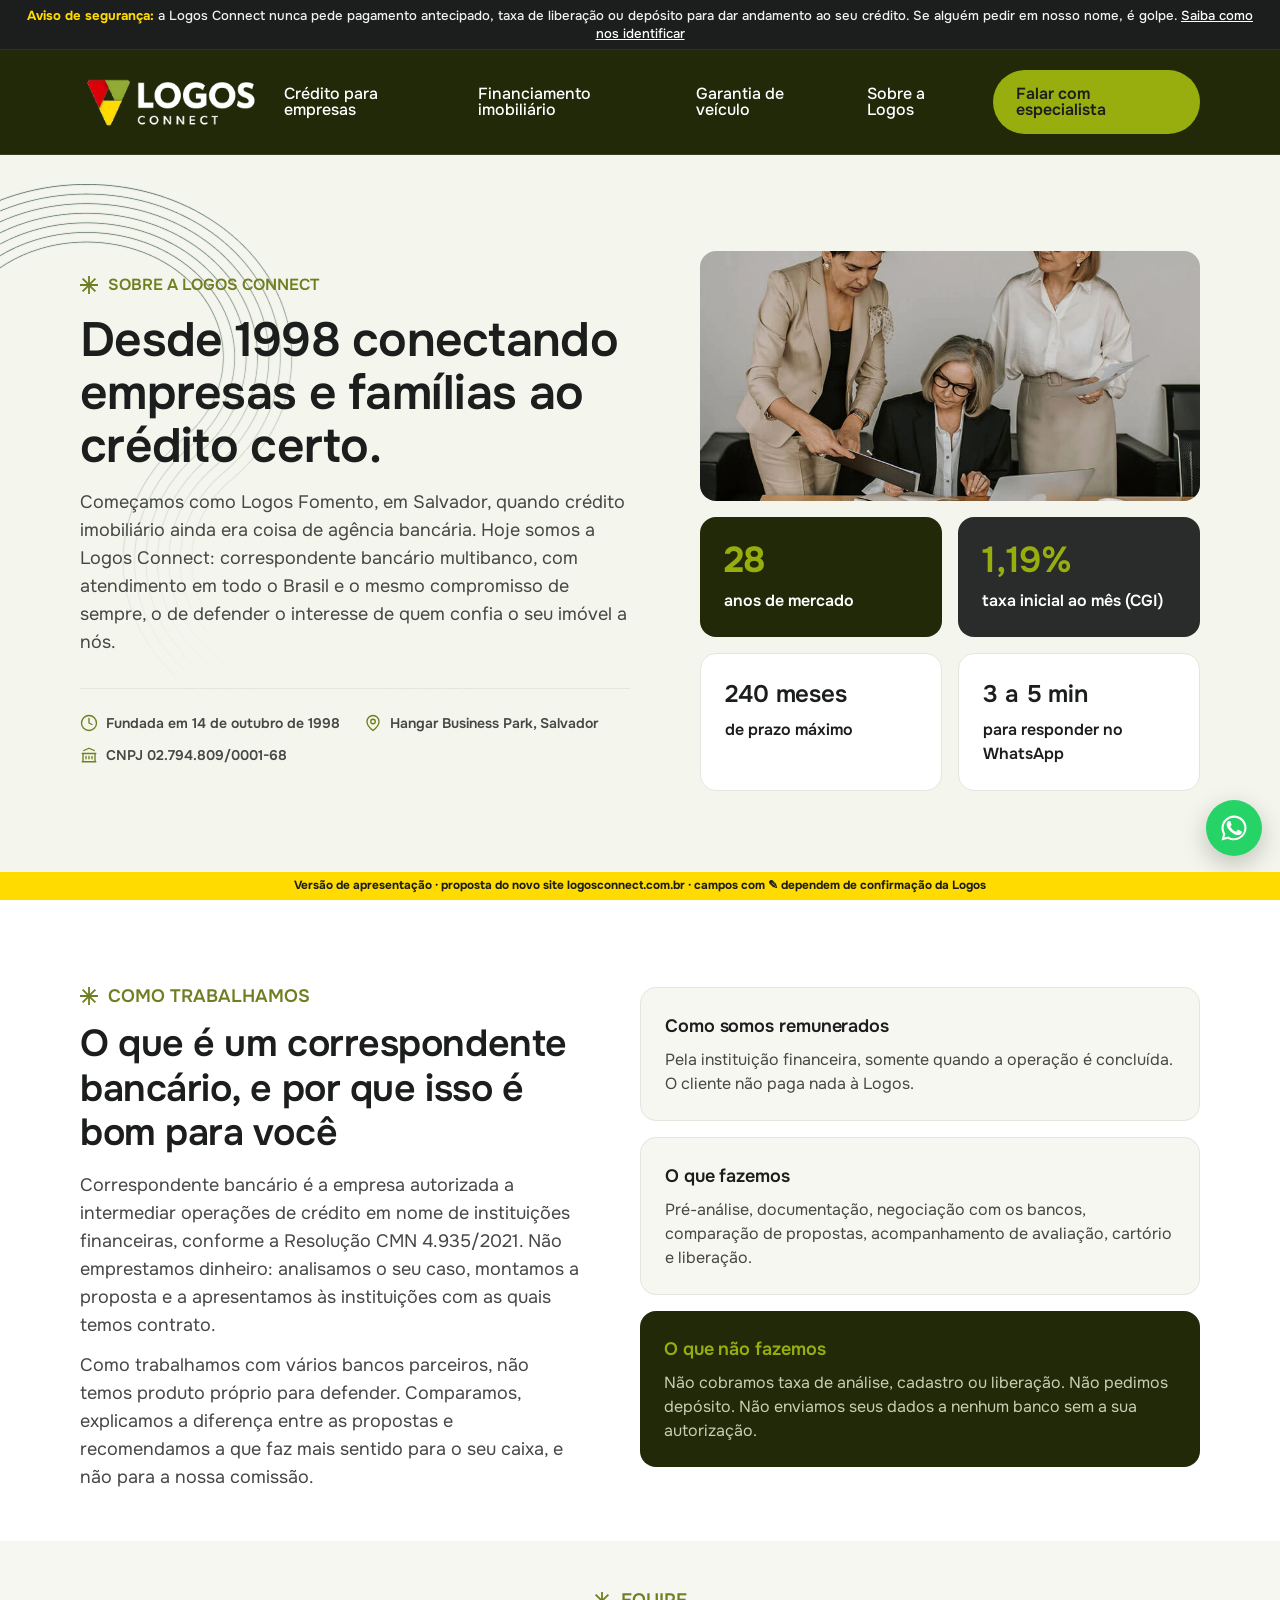
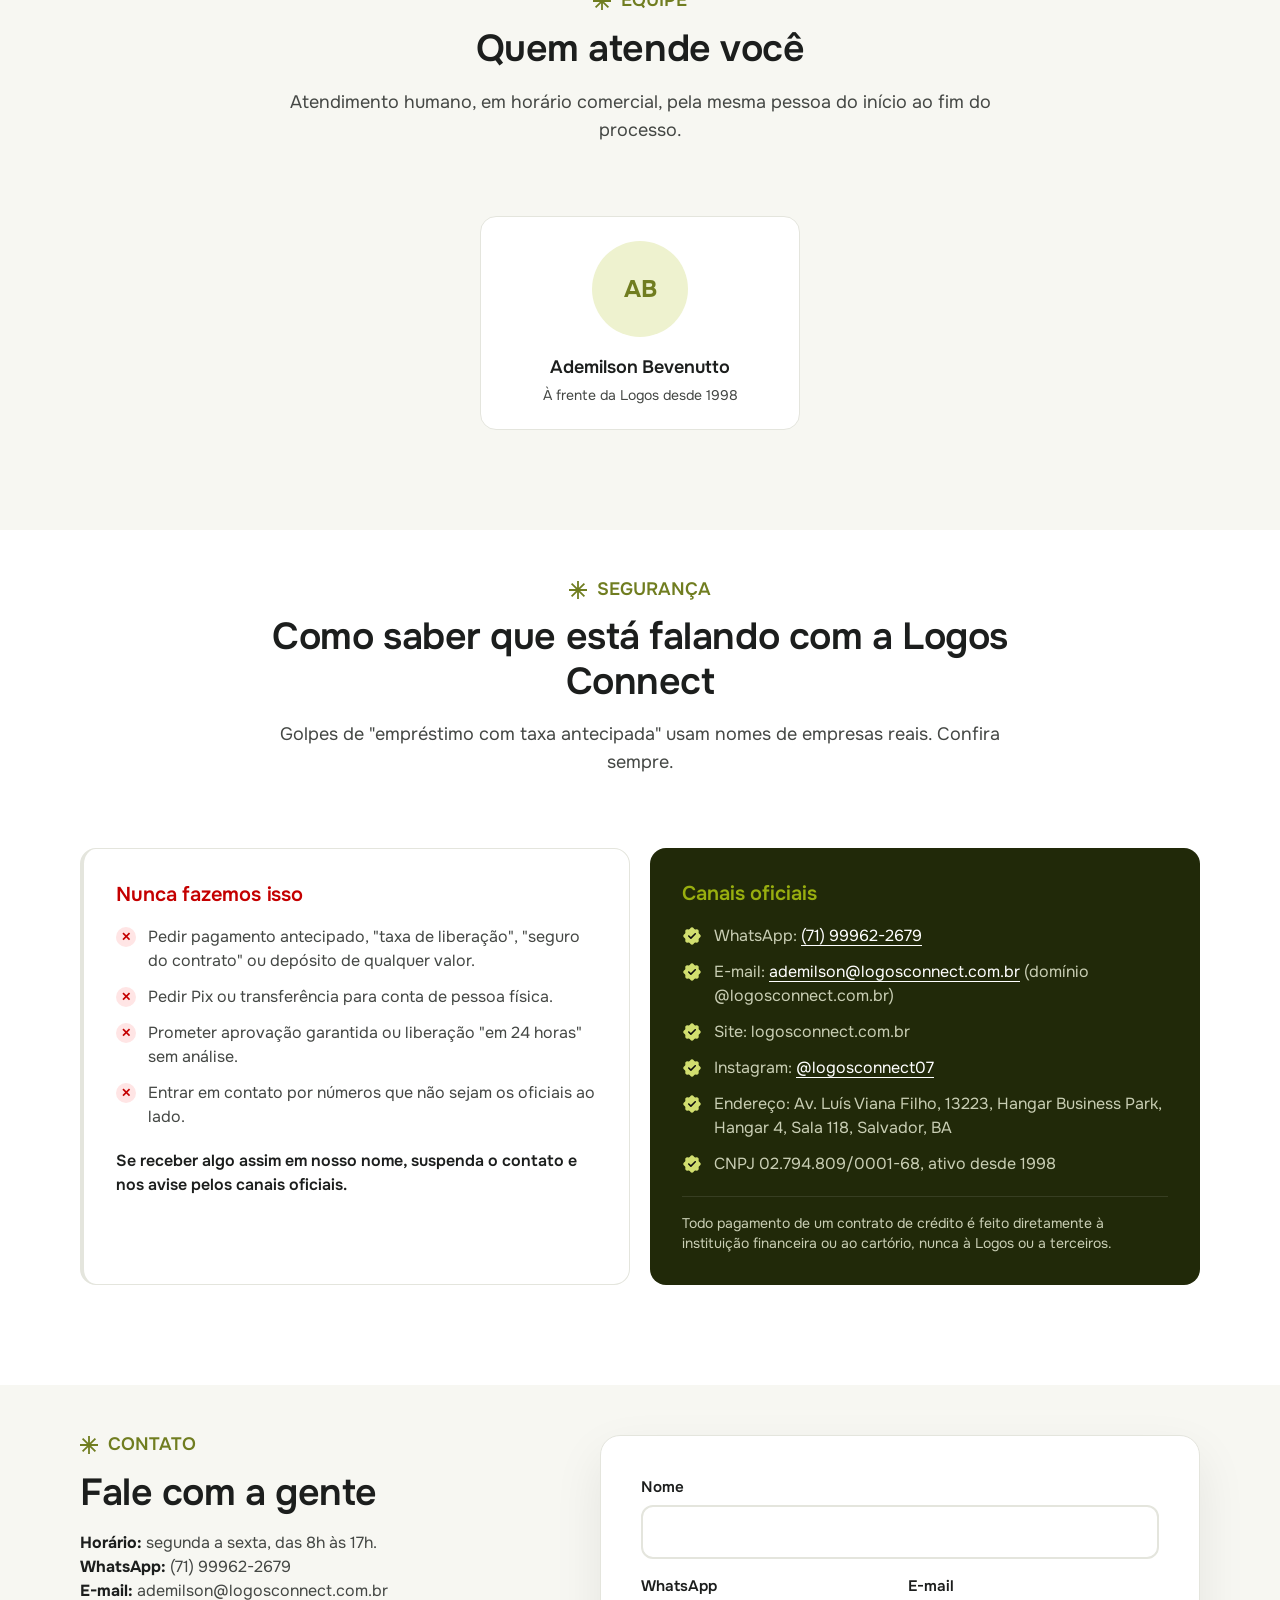
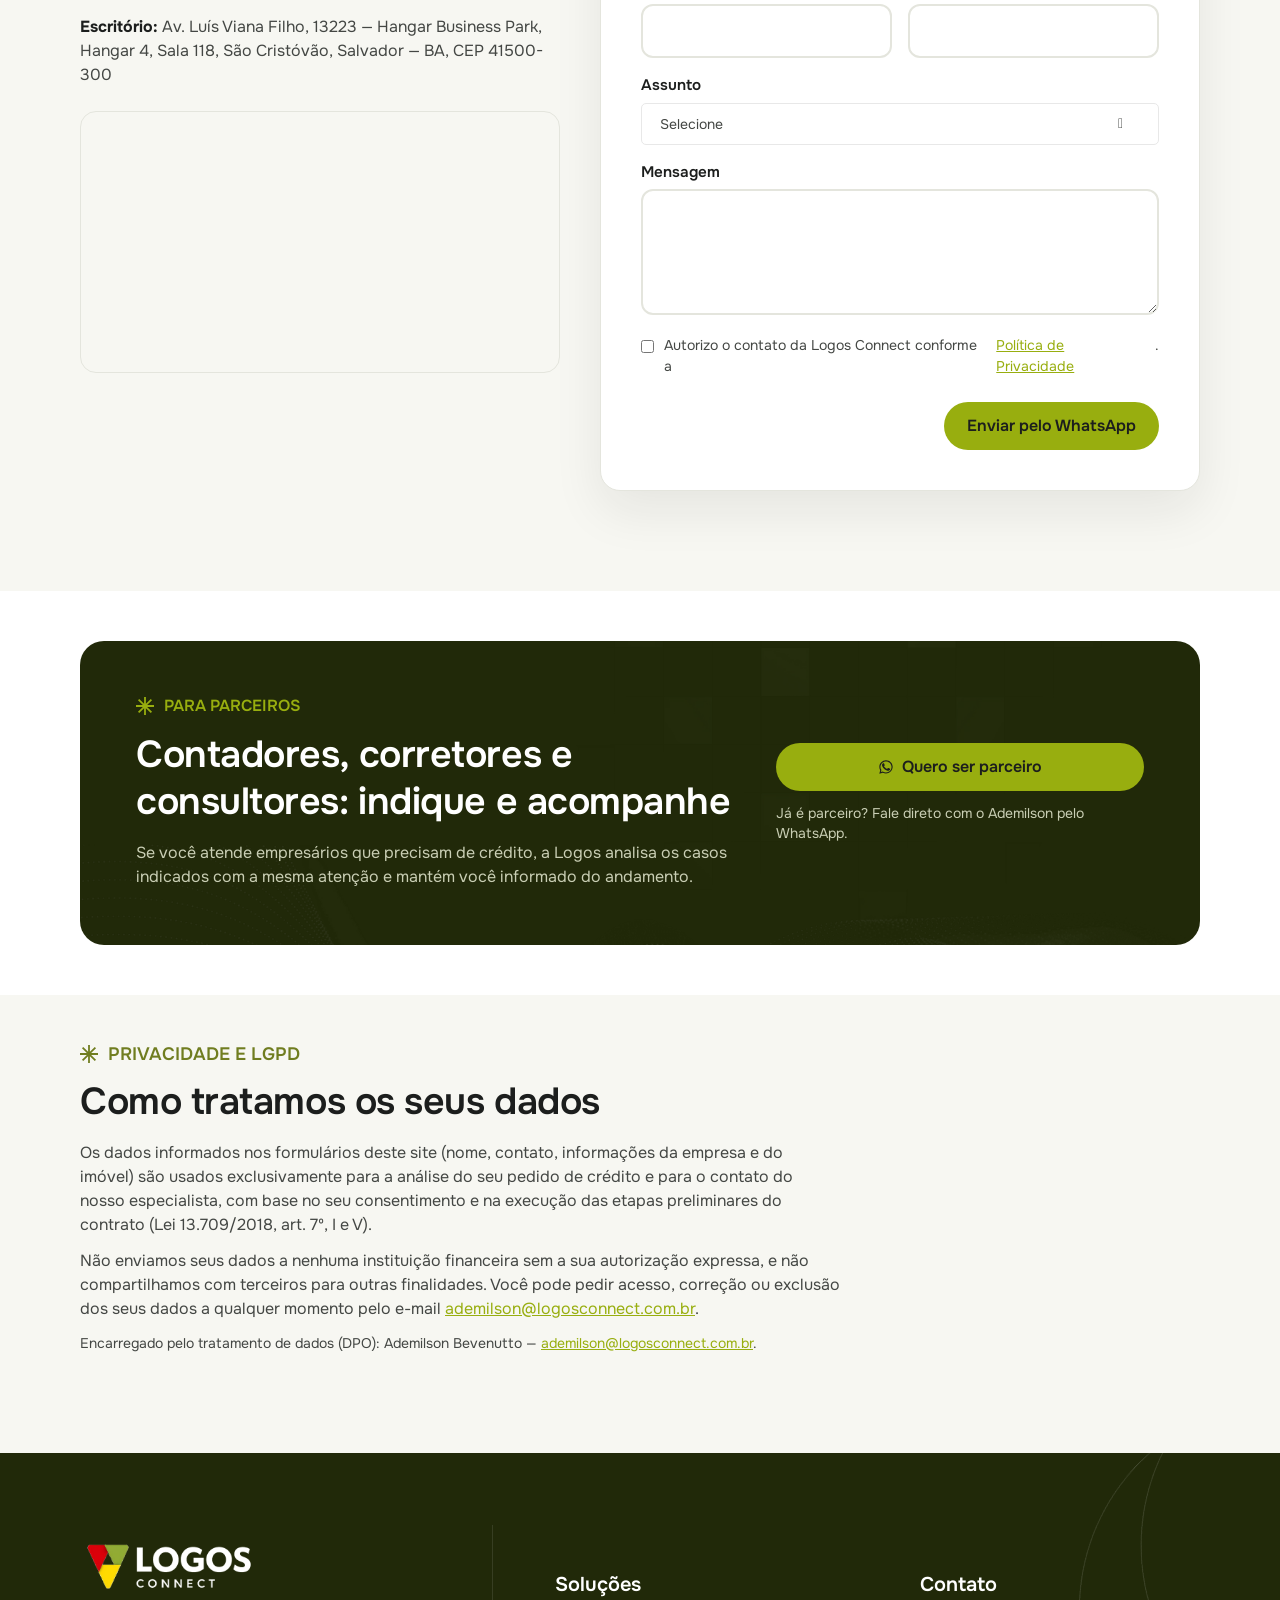
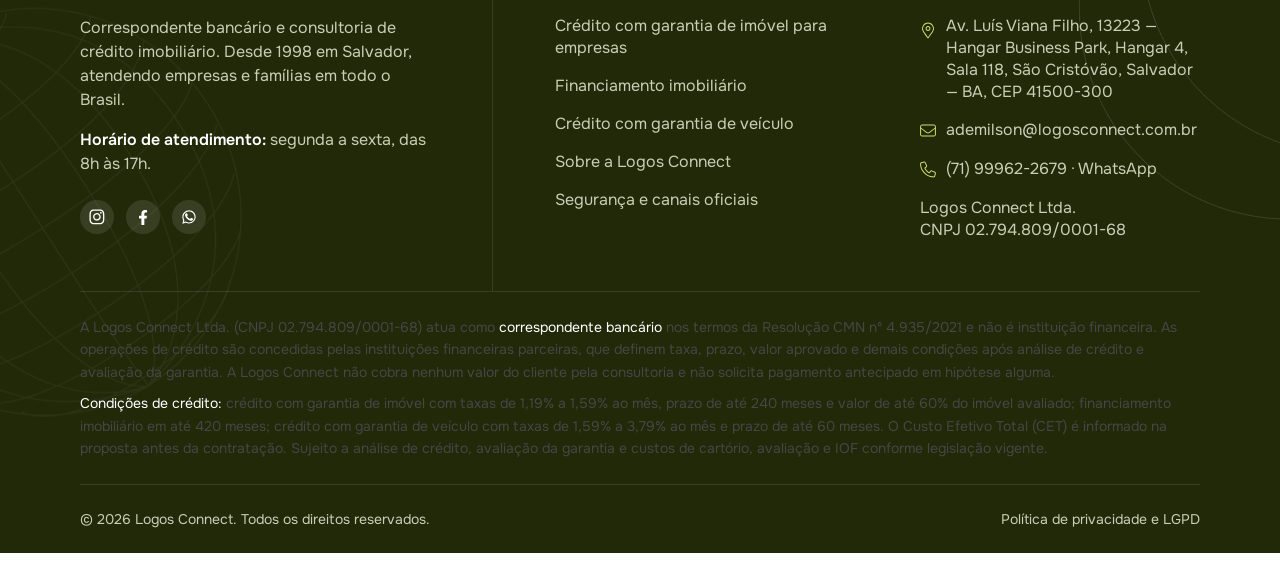
<file: sobre.html>
<!DOCTYPE html>
<html lang="pt-BR">
<head>
	<meta charset="UTF-8">
	<meta name="viewport" content="width=device-width, initial-scale=1.0">
	<title>Sobre a Logos Connect — correspondente bancário desde 1998 em Salvador</title>
	<meta name="description" content="Quem somos, como trabalhamos, como somos remunerados e como identificar um contato oficial da Logos Connect. Escritório no Hangar Business Park, Salvador. CNPJ 02.794.809/0001-68.">
	<meta name="robots" content="noindex, nofollow">	<link rel="canonical" href="https://logosconnect.com.br/sobre/">
	<link rel="icon" href="assets/img/isologo.png" sizes="192x192">
	<link rel="apple-touch-icon" href="assets/img/isologo.png">
	<meta property="og:title" content="Sobre a Logos Connect — correspondente bancário desde 1998 em Salvador">
	<meta property="og:description" content="Quem somos, como trabalhamos, como somos remunerados e como identificar um contato oficial da Logos Connect. Escritório no Hangar Business Park, Salvador. CNPJ 02.794.809/0001-68.">
	<meta property="og:type" content="website">
	<meta property="og:locale" content="pt_BR">
	<link rel="preconnect" href="https://fonts.googleapis.com">
	<link rel="preconnect" href="https://fonts.gstatic.com" crossorigin>
	<link href="https://fonts.googleapis.com/css2?family=Onest:wght@300..900&display=swap" rel="stylesheet">
	<link rel="stylesheet" href="assets/css/plugins.min.css">
	<link rel="stylesheet" href="assets/css/site.css">
	<link rel="stylesheet" href="assets/css/logos.css">
	<!-- Google Tag Manager (produção): GTM-K36DP57V — reativar ao publicar no domínio -->
</head>
<body class="has-preview">
	<header class="header-area bg-secondary fixed w-full top-0 left-0 right-0 z-999999 border-b border-white/10">
    <div class="faixa-antifraude"><span class="hidden sm:inline"><strong>Aviso de segurança:</strong> a Logos Connect nunca pede pagamento antecipado, taxa de liberação ou depósito para dar andamento ao seu crédito. Se alguém pedir em nosso nome, é golpe.</span><span class="sm:hidden"><strong>Atenção:</strong> nunca pedimos pagamento antecipado. Se alguém pedir em nosso nome, é golpe.</span> <a href="sobre.html#seguranca">Saiba como nos identificar</a></div>
    <div class="container lg:py-1.5">
        <div class="header-wrapper flex items-center justify-between gap-5 py-3 sm:py-4 lg:py-0">
            <a class="logo" href="index.html" aria-label="Logos Connect — início">
                <img src="assets/img/logo-branco.png" width="508" height="144" alt="Logos Connect">
            </a>
            <nav class="main-menu" data-lenis-prevent aria-label="Principal">
                <ul>
                                        <li><a href="cgi-empresas.html" class="sub-menu-item">Crédito para empresas</a></li>
                                        <li><a href="financiamento-imobiliario.html" class="sub-menu-item">Financiamento imobiliário</a></li>
                                        <li><a href="credito-veiculo.html" class="sub-menu-item">Garantia de veículo</a></li>
                                        <li><a href="sobre.html" class="sub-menu-item active" aria-current="page">Sobre a Logos</a></li>
                                        <li class="block sm:hidden">
                        <a href="https://wa.me/557199622679?text=Ol%C3%A1%2C%20Logos%20Connect%21%20Vim%20pelo%20site%20e%20quero%20falar%20com%20um%20especialista." target="_blank" rel="noopener" class="button-primary sm:block! text-center justify-center! w-full" data-origem="menu-mobile">Falar com especialista</a>
                    </li>
                </ul>
            </nav>
            <div class="flex items-center gap-5">
                <a href="https://wa.me/557199622679?text=Ol%C3%A1%2C%20Logos%20Connect%21%20Vim%20pelo%20site%20e%20quero%20falar%20com%20um%20especialista." target="_blank" rel="noopener" class="button-primary hidden! sm:inline-flex!" data-origem="header">Falar com especialista</a>
                <button type="button" class="menuToggle" aria-label="Abrir menu">
                    <svg class="stroke-current text-white" width="40" viewBox="0 0 100 100">
                        <path class="line line1" d="M 20,29.000046 H 80.000231 C 80.000231,29.000046 94.498839,28.817352 94.532987,66.711331 94.543142,77.980673 90.966081,81.670246 85.259173,81.668997 79.552261,81.667751 75.000211,74.999942 75.000211,74.999942 L 25.000021,25.000058" />
                        <path class="line line2" d="M 20,50 H 80" />
                        <path class="line line3" d="M 20,70.999954 H 80.000231 C 80.000231,70.999954 94.498839,71.182648 94.532987,33.288669 94.543142,22.019327 90.966081,18.329754 85.259173,18.331003 79.552261,18.332249 75.000211,25.000058 75.000211,25.000058 L 25.000021,74.999942" />
                    </svg>
                </button>
            </div>
        </div>
    </div>
</header>

	<main id="main-content">

	<section class="py-12 md:py-16 lg:py-20 xl:py-24 bg-hero relative z-1 overflow-hidden" data-digital-hero-banner>
		<img class="hidden lg:block absolute top-[4%] left-0 -z-1 opacity-70" src="assets/img/tpl/hero-bg-shape.webp" alt="">
		<canvas class="fx-canvas" data-fx="field" data-fx-theme="light" aria-hidden="true"></canvas>		<div class="container">
			<div class="flex items-center justify-between gap-10 flex-col md:flex-row">
				<div class="md:max-w-137.5 w-full">
					<div class="flex items-center gap-2.5" data-subtitle><img class="rotate" src="assets/img/title-icon.svg" alt=""><p class="text-sm sm:text-base font-semibold leading-[1.1]! text-verde-escuro uppercase">Sobre a Logos Connect</p></div>
					<h1 class="text-4xl sm:text-[40px] md:text-5xl lg:text-[52px] xl:text-[58px] font-bold leading-[1.1]! text-title_black mt-4 md:mt-5" data-title>Desde 1998 conectando empresas e famílias ao crédito certo.</h1>
					<p class="text-base sm:text-lg text-paragraph_black mt-4" data-excerpt>Começamos como Logos Fomento, em Salvador, quando crédito imobiliário ainda era coisa de agência bancária. Hoje somos a Logos Connect: correspondente bancário multibanco, com atendimento em todo o Brasil e o mesmo compromisso de sempre, o de defender o interesse de quem confia o seu imóvel a nós.</p>
					<div class="mt-8 pt-6 border-t border-border flex flex-wrap gap-x-6 gap-y-3 text-sm font-semibold" data-button>
						<span class="flex items-center gap-2 text-verde-escuro"><svg class="w-4.5 h-4.5" viewBox="0 0 24 24" fill="none" stroke="currentColor" stroke-width="1.8" stroke-linecap="round" stroke-linejoin="round" aria-hidden="true"><circle cx="12" cy="12" r="10"/><path d="M12 6v6l4 2"/></svg><span class="text-paragraph_black">Fundada em 14 de outubro de 1998</span></span>
						<span class="flex items-center gap-2 text-verde-escuro"><svg class="w-4.5 h-4.5" viewBox="0 0 24 24" fill="none" stroke="currentColor" stroke-width="1.8" stroke-linecap="round" stroke-linejoin="round" aria-hidden="true"><path d="M20 10c0 6-8 12-8 12s-8-6-8-12a8 8 0 0 1 16 0z"/><circle cx="12" cy="10" r="3"/></svg><span class="text-paragraph_black">Hangar Business Park, Salvador</span></span>
						<span class="flex items-center gap-2 text-verde-escuro"><svg class="w-4.5 h-4.5" viewBox="0 0 24 24" fill="none" stroke="currentColor" stroke-width="1.8" stroke-linecap="round" stroke-linejoin="round" aria-hidden="true"><path d="M3 21h18M3 10h18M5 6l7-3 7 3M4 10v11M20 10v11M8 14v3M12 14v3M16 14v3"/></svg><span class="text-paragraph_black">CNPJ 02.794.809/0001-68</span></span>
					</div>
				</div>
				<div class="md:max-w-125 w-full grid grid-cols-2 gap-4 relative z-1" data-thumbnail>
					<div class="col-span-2"><img class="rounded-2xl w-full object-cover aspect-[2/1]" src="assets/img/tpl/equipe-docs.webp" width="1640" height="1258" alt="" fetchpriority="high"></div>
					<div class="bg-secondary p-5 sm:p-6 rounded-2xl"><h3 class="text-primary font-bold leading-[1.1] text-4xl"><span class="counter" data-target="28">0</span></h3><p class="mt-2 text-white font-semibold">anos de mercado</p></div>
					<div class="bg-grafite p-5 sm:p-6 rounded-2xl"><h3 class="text-primary font-bold leading-[1.1] text-4xl">1,19%</h3><p class="mt-2 text-white font-semibold">taxa inicial ao mês (CGI)</p></div>
					<div class="bg-white border border-border p-5 sm:p-6 rounded-2xl"><h3 class="text-title_black font-bold text-2xl">240 meses</h3><p class="mt-2 text-title_black font-semibold">de prazo máximo</p></div>
					<div class="bg-white border border-border p-5 sm:p-6 rounded-2xl"><h3 class="text-title_black font-bold text-2xl">3 a 5 min</h3><p class="mt-2 text-title_black font-semibold">para responder no WhatsApp</p></div>
				</div>
			</div>
		</div>
	</section>

	<section class="section-spacing-lg-md" id="como-trabalhamos">
		<div class="container">
			<div class="flex items-start justify-between gap-10 flex-col lg:flex-row">
				<div class="lg:max-w-125 w-full">
					<div class="flex items-center gap-2.5"><img class="rotate" src="assets/img/title-icon.svg" alt=""><span class="text-base lg:text-lg font-semibold leading-[1.1]! text-verde-escuro uppercase">Como trabalhamos</span></div>
					<h2 class="text-3xl md:text-4xl lg:text-[40px] font-bold leading-tight text-title_black mt-4">O que é um correspondente bancário, e por que isso é bom para você</h2>
					<p class="mt-4 text-base sm:text-lg text-paragraph_black">Correspondente bancário é a empresa autorizada a intermediar operações de crédito em nome de instituições financeiras, conforme a Resolução CMN 4.935/2021. Não emprestamos dinheiro: analisamos o seu caso, montamos a proposta e a apresentamos às instituições com as quais temos contrato.</p>
					<p class="mt-3 text-base sm:text-lg text-paragraph_black">Como trabalhamos com vários bancos parceiros, não temos produto próprio para defender. Comparamos, explicamos a diferença entre as propostas e recomendamos a que faz mais sentido para o seu caixa, e não para a nossa comissão.</p>
				</div>
				<div class="lg:max-w-140 w-full grid gap-4">
					<div class="bg-background border border-border p-6 rounded-2xl"><h3 class="text-title_black text-lg font-semibold">Como somos remunerados</h3><p class="mt-2 text-paragraph_black">Pela instituição financeira, somente quando a operação é concluída. O cliente não paga nada à Logos.</p></div>
					<div class="bg-background border border-border p-6 rounded-2xl"><h3 class="text-title_black text-lg font-semibold">O que fazemos</h3><p class="mt-2 text-paragraph_black">Pré-análise, documentação, negociação com os bancos, comparação de propostas, acompanhamento de avaliação, cartório e liberação.</p></div>
					<div class="bg-secondary p-6 rounded-2xl"><h3 class="text-primary text-lg font-semibold">O que não fazemos</h3><p class="mt-2 text-paragraph_white">Não cobramos taxa de análise, cadastro ou liberação. Não pedimos depósito. Não enviamos seus dados a nenhum banco sem a sua autorização.</p></div>
				</div>
			</div>
		</div>
	</section>

	<section class="section-spacing-md-lg bg-background" id="equipe">
		<div class="container">
			<div class="max-w-190 mx-auto text-center mb-12 sm:mb-14 md:mb-16 lg:mb-18" data-section-title>
            <div class="flex items-center justify-center gap-2.5" data-subtitle><img class="rotate" src="assets/img/title-icon.svg" alt=""><span class="text-base lg:text-lg font-semibold leading-[1.1]! text-verde-escuro uppercase block">Equipe</span></div>
            <h2 class="text-3xl md:text-4xl lg:text-[40px] xl:text-5xl font-bold leading-tight text-title_black mt-4" data-content>Quem atende você</h2><p class="mt-4 text-base sm:text-lg text-paragraph_black" data-content>Atendimento humano, em horário comercial, pela mesma pessoa do início ao fim do processo.</p></div>			<div class="grid gap-5 max-w-80 mx-auto">
								<div class="bg-white border border-border rounded-2xl p-6 text-center">
					<div class="w-24 h-24 mx-auto rounded-full bg-verde-claro flex items-center justify-center text-verde-escuro text-2xl font-bold">AB</div>
					<h3 class="text-title_black text-lg font-semibold mt-4">Ademilson Bevenutto</h3>
					<p class="mt-1 text-sm text-paragraph_black">À frente da Logos desde 1998</p>
				</div>
							</div>
		</div>
	</section>

	<section class="section-spacing-md-lg" id="seguranca">
		<div class="container">
			<div class="max-w-190 mx-auto text-center mb-12 sm:mb-14 md:mb-16 lg:mb-18" data-section-title>
            <div class="flex items-center justify-center gap-2.5" data-subtitle><img class="rotate" src="assets/img/title-icon.svg" alt=""><span class="text-base lg:text-lg font-semibold leading-[1.1]! text-verde-escuro uppercase block">Segurança</span></div>
            <h2 class="text-3xl md:text-4xl lg:text-[40px] xl:text-5xl font-bold leading-tight text-title_black mt-4" data-content>Como saber que está falando com a Logos Connect</h2><p class="mt-4 text-base sm:text-lg text-paragraph_black" data-content>Golpes de "empréstimo com taxa antecipada" usam nomes de empresas reais. Confira sempre.</p></div>			<div class="grid lg:grid-cols-2 gap-5">
				<div class="bg-white border-l-4 border-[#E20000] border border-border rounded-2xl p-6 sm:p-8">
					<h3 class="text-[#C40000] text-xl font-semibold">Nunca fazemos isso</h3>
					<ul class="flex flex-col gap-3 mt-4 text-paragraph_black">
												<li class="flex items-start gap-3"><span class="w-5 h-5 rounded-full bg-[#FFE5E5] text-[#C40000] flex items-center justify-center shrink-0 mt-0.5 text-xs font-bold">✕</span><span>Pedir pagamento antecipado, "taxa de liberação", "seguro do contrato" ou depósito de qualquer valor.</span></li>
												<li class="flex items-start gap-3"><span class="w-5 h-5 rounded-full bg-[#FFE5E5] text-[#C40000] flex items-center justify-center shrink-0 mt-0.5 text-xs font-bold">✕</span><span>Pedir Pix ou transferência para conta de pessoa física.</span></li>
												<li class="flex items-start gap-3"><span class="w-5 h-5 rounded-full bg-[#FFE5E5] text-[#C40000] flex items-center justify-center shrink-0 mt-0.5 text-xs font-bold">✕</span><span>Prometer aprovação garantida ou liberação "em 24 horas" sem análise.</span></li>
												<li class="flex items-start gap-3"><span class="w-5 h-5 rounded-full bg-[#FFE5E5] text-[#C40000] flex items-center justify-center shrink-0 mt-0.5 text-xs font-bold">✕</span><span>Entrar em contato por números que não sejam os oficiais ao lado.</span></li>
											</ul>
					<p class="mt-5 font-semibold text-title_black">Se receber algo assim em nosso nome, suspenda o contato e nos avise pelos canais oficiais.</p>
				</div>
				<div class="bg-secondary rounded-2xl p-6 sm:p-8">
					<h3 class="text-primary text-xl font-semibold">Canais oficiais</h3>
					<ul class="flex flex-col gap-3 mt-4 text-paragraph_white">
						<li class="flex items-start gap-3"><svg class="w-5 h-5 fill-current mt-0.5 text-primary shrink-0"><use href="#roundedCheck"></use></svg><span>WhatsApp: <a class="text-white underline underline-offset-4" href="https://wa.me/557199622679?text=Ol%C3%A1%2C%20Logos%20Connect%21%20Vim%20pelo%20site%20e%20quero%20falar%20com%20um%20especialista." target="_blank" rel="noopener">(71) 99962-2679</a></span></li>
						<li class="flex items-start gap-3"><svg class="w-5 h-5 fill-current mt-0.5 text-primary shrink-0"><use href="#roundedCheck"></use></svg><span>E-mail: <a class="text-white underline underline-offset-4" href="mailto:ademilson@logosconnect.com.br">ademilson@logosconnect.com.br</a> (domínio @logosconnect.com.br)</span></li>
						<li class="flex items-start gap-3"><svg class="w-5 h-5 fill-current mt-0.5 text-primary shrink-0"><use href="#roundedCheck"></use></svg><span>Site: logosconnect.com.br</span></li>
						<li class="flex items-start gap-3"><svg class="w-5 h-5 fill-current mt-0.5 text-primary shrink-0"><use href="#roundedCheck"></use></svg><span>Instagram: <a class="text-white underline underline-offset-4" href="https://www.instagram.com/logosconnect07/" target="_blank" rel="noopener">@logosconnect07</a></span></li>
						<li class="flex items-start gap-3"><svg class="w-5 h-5 fill-current mt-0.5 text-primary shrink-0"><use href="#roundedCheck"></use></svg><span>Endereço: Av. Luís Viana Filho, 13223, Hangar Business Park, Hangar 4, Sala 118, Salvador, BA</span></li>
						<li class="flex items-start gap-3"><svg class="w-5 h-5 fill-current mt-0.5 text-primary shrink-0"><use href="#roundedCheck"></use></svg><span>CNPJ 02.794.809/0001-68, ativo desde 1998</span></li>
					</ul>
					<p class="mt-5 text-sm text-paragraph_white border-t border-white/10 pt-4">Todo pagamento de um contrato de crédito é feito diretamente à instituição financeira ou ao cartório, nunca à Logos ou a terceiros.</p>
				</div>
			</div>
		</div>
	</section>

	<section class="section-spacing-md-lg bg-background" id="contato-secao">
		<div class="container">
			<div class="flex items-start justify-between gap-10 flex-col lg:flex-row">
				<div class="lg:max-w-120 w-full">
					<div class="flex items-center gap-2.5"><img class="rotate" src="assets/img/title-icon.svg" alt=""><span class="text-base lg:text-lg font-semibold leading-[1.1]! text-verde-escuro uppercase">Contato</span></div>
					<h2 class="text-3xl md:text-4xl lg:text-[40px] font-bold leading-tight text-title_black mt-4">Fale com a gente</h2>
					<p class="mt-4 text-paragraph_black"><strong class="text-title_black">Horário:</strong> segunda a sexta, das 8h às 17h.<br><strong class="text-title_black">WhatsApp:</strong> (71) 99962-2679<br><strong class="text-title_black">E-mail:</strong> ademilson@logosconnect.com.br</p>
					<p class="mt-3 text-paragraph_black"><strong class="text-title_black">Escritório:</strong> Av. Luís Viana Filho, 13223 — Hangar Business Park, Hangar 4, Sala 118, São Cristóvão, Salvador — BA, CEP 41500-300</p>
					<div class="mt-6 rounded-2xl overflow-hidden border border-border">
						<iframe title="Mapa do escritório da Logos Connect" src="https://www.google.com/maps?q=Hangar+Business+Park,+Av.+Luís+Viana+Filho,+13223,+Salvador+-+BA&output=embed" width="100%" height="260" style="border:0;display:block" loading="lazy" referrerpolicy="no-referrer-when-downgrade"></iframe>
					</div>
				</div>
				<div class="lg:max-w-150 w-full">
					<form class="triagem p-5 sm:p-8 lg:p-10" data-form-whats data-assunto="Contato">
      <div class="grid sm:grid-cols-2 gap-4">
        <div class="campo sm:col-span-2"><label for="c-nome">Nome</label><input type="text" id="c-nome" name="nome" required autocomplete="name"></div>
        <div class="campo"><label for="c-whats">WhatsApp</label><input type="tel" id="c-whats" name="whatsapp" required autocomplete="tel"></div>
        <div class="campo"><label for="c-email">E-mail</label><input type="email" id="c-email" name="email" required autocomplete="email"></div><div class="campo sm:col-span-2"><label for="c-assunto">Assunto</label><select id="c-assunto" name="assunto" required><option value="">Selecione</option><option>Crédito com garantia de imóvel (empresa)</option><option>Crédito com garantia de imóvel (pessoa física)</option><option>Financiamento imobiliário</option><option>Crédito com garantia de veículo</option><option>Quero ser parceiro / indicar clientes</option><option>Outro</option></select></div><div class="campo sm:col-span-2"><label for="c-msg">Mensagem</label><textarea id="c-msg" name="mensagem" rows="4"></textarea></div>
      </div>
      <label class="consent mt-5"><input type="checkbox" required> Autorizo o contato da Logos Connect conforme a <a class="underline" href="sobre.html#privacidade">Política de Privacidade</a>.</label>
      <div class="flex justify-end mt-6"><button type="submit" class="button-primary">Enviar pelo WhatsApp</button></div>
      <p class="form-ok mt-4 text-sm text-verde-escuro font-semibold" hidden>Mensagem montada. Se o WhatsApp não abriu, <a class="underline" href="https://wa.me/557199622679?text=Ol%C3%A1%2C%20Logos%20Connect%21%20Vim%20pelo%20site%20e%20quero%20falar%20com%20um%20especialista." target="_blank" rel="noopener">clique aqui</a>.</p>
    </form>				</div>
			</div>
		</div>
	</section>

	<section class="section-spacing-md" id="parceiros-indicacao">
		<div class="container-lg">
			<div class="p-6 sm:p-10 xl:p-14 bg-secondary rounded-2xl md:rounded-3xl relative z-1 overflow-hidden">
				<img class="w-full h-full absolute top-0 left-0 -z-1 select-none object-cover opacity-70" src="assets/img/tpl/roi-bg-shape.webp" alt="">
				<div class="flex items-center justify-between gap-6 md:gap-10 flex-col md:flex-row">
					<div class="md:max-w-150 w-full">
						<div class="flex items-center gap-2.5"><img class="rotate" src="assets/img/title-icon-primary.svg" alt=""><span class="text-base font-semibold leading-[1.1]! text-primary uppercase">Para parceiros</span></div>
						<h2 class="text-3xl md:text-4xl font-bold text-white leading-tight! mt-4">Contadores, corretores e consultores: indique e acompanhe</h2>
						<p class="mt-4 text-paragraph_white">Se você atende empresários que precisam de crédito, a Logos analisa os casos indicados com a mesma atenção e mantém você informado do andamento.</p>
					</div>
					<div class="flex flex-col gap-3">
						<a class="button-primary" href="https://wa.me/557199622679?text=Ol%C3%A1%2C%20Logos%20Connect%21%20Vim%20pelo%20site%20e%20quero%20falar%20com%20um%20especialista." target="_blank" rel="noopener" data-origem="parceiros"><span class="w-4 h-4 inline-block"><svg viewBox="0 0 24 24" fill="currentColor" aria-hidden="true"><path d="M17.5 14.4c-.3-.1-1.8-.9-2-1-.3-.1-.5-.1-.7.1-.2.3-.8 1-.9 1.2-.2.2-.3.2-.6.1-.3-.1-1.3-.5-2.4-1.5-.9-.8-1.5-1.8-1.7-2.1-.2-.3 0-.5.1-.6l.4-.5.3-.5c.1-.2 0-.4 0-.5L9.2 6.9c-.2-.6-.5-.5-.7-.5h-.6c-.2 0-.5.1-.8.4-.3.3-1 1-1 2.5s1.1 2.9 1.2 3.1c.1.2 2.1 3.2 5.1 4.5.7.3 1.3.5 1.7.6.7.2 1.4.2 1.9.1.6-.1 1.8-.7 2-1.4.2-.7.2-1.3.2-1.4-.1-.2-.3-.3-.7-.4zM12 2C6.5 2 2 6.5 2 12c0 1.8.5 3.5 1.3 5L2 22l5.2-1.4c1.4.8 3.1 1.2 4.8 1.2 5.5 0 10-4.5 10-10S17.5 2 12 2zm0 18.2c-1.5 0-3-.4-4.3-1.2l-.3-.2-3.1.8.8-3-.2-.3C4.1 15 3.7 13.5 3.7 12c0-4.6 3.7-8.3 8.3-8.3s8.3 3.7 8.3 8.3-3.7 8.2-8.3 8.2z"/></svg></span>Quero ser parceiro</a>						<p class="text-sm text-paragraph_white">Já é parceiro? Fale direto com o Ademilson pelo WhatsApp.</p>
					</div>
				</div>
			</div>
		</div>
	</section>

	<section class="section-spacing-md-lg bg-background" id="privacidade">
		<div class="container">
			<div class="max-w-190">
				<div class="flex items-center gap-2.5"><img class="rotate" src="assets/img/title-icon.svg" alt=""><span class="text-base lg:text-lg font-semibold leading-[1.1]! text-verde-escuro uppercase">Privacidade e LGPD</span></div>
				<h2 class="text-3xl md:text-4xl font-bold leading-tight text-title_black mt-4">Como tratamos os seus dados</h2>
				<p class="mt-4 text-paragraph_black">Os dados informados nos formulários deste site (nome, contato, informações da empresa e do imóvel) são usados exclusivamente para a análise do seu pedido de crédito e para o contato do nosso especialista, com base no seu consentimento e na execução das etapas preliminares do contrato (Lei 13.709/2018, art. 7º, I e V).</p>
				<p class="mt-3 text-paragraph_black">Não enviamos seus dados a nenhuma instituição financeira sem a sua autorização expressa, e não compartilhamos com terceiros para outras finalidades. Você pode pedir acesso, correção ou exclusão dos seus dados a qualquer momento pelo e-mail <a class="underline" href="mailto:ademilson@logosconnect.com.br">ademilson@logosconnect.com.br</a>.</p>
				<p class="mt-3 text-sm text-paragraph_black">Encarregado pelo tratamento de dados (DPO): Ademilson Bevenutto — <a class="underline" href="mailto:ademilson@logosconnect.com.br">ademilson@logosconnect.com.br</a>.</p>
			</div>
		</div>
	</section>
</main>

	<footer class="bg-secondary pt-14 md:pt-18 relative z-1 overflow-hidden" id="contato">
    <img class="absolute left-0 bottom-0 lg:bottom-auto lg:top-1/2 transform lg:-translate-y-1/2 -z-1 w-[20%] lg:w-auto opacity-60" src="assets/img/tpl/footer-left.webp" alt="">
    <img class="absolute top-0 right-0 -z-1 w-[20%] lg:w-auto opacity-60" src="assets/img/tpl/footer-right.webp" alt="">
    <div class="container">
        <div class="flex justify-between lg:gap-10 border-b border-white/10 flex-col lg:flex-row">
            <div class="pb-10 lg:py-4 lg:max-w-87.5 w-full">
                <img class="w-[60%] md:w-45" src="assets/img/logo-branco.png" width="508" height="144" alt="Logos Connect">
                <p class="mt-6 text-paragraph_white">Correspondente bancário e consultoria de crédito imobiliário. Desde 1998 em Salvador, atendendo empresas e famílias em todo o Brasil.</p>
                <p class="mt-4 text-paragraph_white"><span class="text-white font-semibold">Horário de atendimento:</span> segunda a sexta, das 8h às 17h.</p>
                <div class="flex items-center gap-3 mt-6">
                    <a href="https://www.instagram.com/logosconnect07/" target="_blank" rel="noopener" class="w-8.5 h-8.5 bg-white/10 rounded-full flex items-center justify-center text-white duration-300 hover:bg-primary hover:text-title_black" aria-label="Instagram"><svg class="w-4 h-4 fill-current"><use href="#instagram"></use></svg></a>
                    <a href="https://www.facebook.com/profile.php?id=100086576811987" target="_blank" rel="noopener" class="w-8.5 h-8.5 bg-white/10 rounded-full flex items-center justify-center text-white duration-300 hover:bg-primary hover:text-title_black" aria-label="Facebook"><svg class="w-4 h-4 fill-current"><use href="#facebook"></use></svg></a>
                    <a href="https://wa.me/557199622679?text=Ol%C3%A1%2C%20Logos%20Connect%21%20Vim%20pelo%20site%20e%20quero%20falar%20com%20um%20especialista." target="_blank" rel="noopener" class="w-8.5 h-8.5 bg-white/10 rounded-full flex items-center justify-center text-white duration-300 hover:bg-primary hover:text-title_black" aria-label="WhatsApp" data-origem="footer-icone"><span class="w-4 h-4 block"><svg viewBox="0 0 24 24" fill="currentColor" aria-hidden="true"><path d="M17.5 14.4c-.3-.1-1.8-.9-2-1-.3-.1-.5-.1-.7.1-.2.3-.8 1-.9 1.2-.2.2-.3.2-.6.1-.3-.1-1.3-.5-2.4-1.5-.9-.8-1.5-1.8-1.7-2.1-.2-.3 0-.5.1-.6l.4-.5.3-.5c.1-.2 0-.4 0-.5L9.2 6.9c-.2-.6-.5-.5-.7-.5h-.6c-.2 0-.5.1-.8.4-.3.3-1 1-1 2.5s1.1 2.9 1.2 3.1c.1.2 2.1 3.2 5.1 4.5.7.3 1.3.5 1.7.6.7.2 1.4.2 1.9.1.6-.1 1.8-.7 2-1.4.2-.7.2-1.3.2-1.4-.1-.2-.3-.3-.7-.4zM12 2C6.5 2 2 6.5 2 12c0 1.8.5 3.5 1.3 5L2 22l5.2-1.4c1.4.8 3.1 1.2 4.8 1.2 5.5 0 10-4.5 10-10S17.5 2 12 2zm0 18.2c-1.5 0-3-.4-4.3-1.2l-.3-.2-3.1.8.8-3-.2-.3C4.1 15 3.7 13.5 3.7 12c0-4.6 3.7-8.3 8.3-8.3s8.3 3.7 8.3 8.3-3.7 8.2-8.3 8.2z"/></svg></span></a>
                </div>
            </div>
            <div class="w-full lg:w-px h-px lg:h-auto bg-white/10"></div>
            <div class="py-10 lg:py-12.5 lg:max-w-161.25 w-full grid grid-cols-2 sm:flex items-start justify-between gap-8">
                <div>
                    <h3 class="mb-5 text-white text-lg md:text-xl font-semibold leading-none!">Soluções</h3>
                    <ul class="flex flex-col items-start gap-3 sm:gap-4">
                        <li><a class="text-paragraph_white leading-snug duration-300 hover:text-primary block" href="cgi-empresas.html">Crédito com garantia de imóvel para empresas</a></li>
                        <li><a class="text-paragraph_white leading-snug duration-300 hover:text-primary block" href="financiamento-imobiliario.html">Financiamento imobiliário</a></li>
                        <li><a class="text-paragraph_white leading-snug duration-300 hover:text-primary block" href="credito-veiculo.html">Crédito com garantia de veículo</a></li>
                        <li><a class="text-paragraph_white leading-snug duration-300 hover:text-primary block" href="sobre.html">Sobre a Logos Connect</a></li>
                        <li><a class="text-paragraph_white leading-snug duration-300 hover:text-primary block" href="sobre.html#seguranca">Segurança e canais oficiais</a></li>
                    </ul>
                </div>
                <div class="col-span-2 sm:max-w-70 w-full">
                    <h3 class="mb-5 text-white text-lg md:text-xl font-semibold leading-none!">Contato</h3>
                    <ul class="flex flex-col items-start gap-3 sm:gap-4">
                        <li><a class="text-paragraph_white leading-snug duration-300 hover:text-primary flex items-start gap-2.5" href="https://www.google.com/maps?q=Hangar+Business+Park,+Av.+Luís+Viana+Filho,+13223,+Salvador+-+BA" target="_blank" rel="noopener"><img class="w-4 mt-1" src="assets/img/tpl/map.svg" alt=""><span class="flex-1">Av. Luís Viana Filho, 13223 — Hangar Business Park, Hangar 4, Sala 118, São Cristóvão, Salvador — BA, CEP 41500-300</span></a></li>
                        <li><a class="text-paragraph_white leading-none duration-300 hover:text-primary flex items-center gap-2.5" href="mailto:ademilson@logosconnect.com.br"><img class="w-4" src="assets/img/tpl/mail.svg" alt=""><span class="flex-1">ademilson@logosconnect.com.br</span></a></li>
                        <li><a class="text-paragraph_white leading-none duration-300 hover:text-primary flex items-center gap-2.5" href="https://wa.me/557199622679?text=Ol%C3%A1%2C%20Logos%20Connect%21%20Vim%20pelo%20site%20e%20quero%20falar%20com%20um%20especialista." target="_blank" rel="noopener" data-origem="footer"><img class="w-4" src="assets/img/tpl/phone.svg" alt=""><span class="flex-1">(71) 99962-2679 · WhatsApp</span></a></li>
                        <li class="text-paragraph_white leading-snug">Logos Connect Ltda.<br>CNPJ 02.794.809/0001-68</li>
                    </ul>
                </div>
            </div>
        </div>
        <div class="py-6 text-sm text-paragraph_white leading-relaxed border-b border-white/10">
            <p>A Logos Connect Ltda. (CNPJ 02.794.809/0001-68) atua como <span class="text-white">correspondente bancário</span> nos termos da Resolução CMN nº 4.935/2021 e não é instituição financeira. As operações de crédito são concedidas pelas instituições financeiras parceiras, que definem taxa, prazo, valor aprovado e demais condições após análise de crédito e avaliação da garantia. A Logos Connect não cobra nenhum valor do cliente pela consultoria e não solicita pagamento antecipado em hipótese alguma.</p>
            <p class="mt-2"><span class="text-white">Condições de crédito:</span> crédito com garantia de imóvel com taxas de 1,19% a 1,59% ao mês, prazo de até 240 meses e valor de até 60% do imóvel avaliado; financiamento imobiliário em até 420 meses; crédito com garantia de veículo com taxas de 1,59% a 3,79% ao mês e prazo de até 60 meses. O Custo Efetivo Total (CET) é informado na proposta antes da contratação. Sujeito a análise de crédito, avaliação da garantia e custos de cartório, avaliação e IOF conforme legislação vigente.</p>
        </div>
        <div class="py-5 md:py-6 flex items-center justify-between gap-4 flex-col sm:flex-row">
            <p class="text-paragraph_white text-sm text-center sm:text-left">© <span data-ano>2026</span> Logos Connect. Todos os direitos reservados.</p>
            <a class="text-paragraph_white text-sm duration-300 hover:text-primary" href="sobre.html#privacidade">Política de privacidade e LGPD</a>
        </div>
    </div>
</footer>
	<div class="preview-aviso">Versão de apresentação · proposta do novo site logosconnect.com.br · campos com ✎ dependem de confirmação da Logos</div>	<a class="whats-flutuante" href="https://wa.me/557199622679?text=Ol%C3%A1%2C%20Logos%20Connect%21%20Vim%20pelo%20site%20e%20quero%20falar%20com%20um%20especialista." target="_blank" rel="noopener" aria-label="Falar no WhatsApp" data-origem="flutuante"><svg viewBox="0 0 24 24" fill="currentColor" aria-hidden="true"><path d="M17.5 14.4c-.3-.1-1.8-.9-2-1-.3-.1-.5-.1-.7.1-.2.3-.8 1-.9 1.2-.2.2-.3.2-.6.1-.3-.1-1.3-.5-2.4-1.5-.9-.8-1.5-1.8-1.7-2.1-.2-.3 0-.5.1-.6l.4-.5.3-.5c.1-.2 0-.4 0-.5L9.2 6.9c-.2-.6-.5-.5-.7-.5h-.6c-.2 0-.5.1-.8.4-.3.3-1 1-1 2.5s1.1 2.9 1.2 3.1c.1.2 2.1 3.2 5.1 4.5.7.3 1.3.5 1.7.6.7.2 1.4.2 1.9.1.6-.1 1.8-.7 2-1.4.2-.7.2-1.3.2-1.4-.1-.2-.3-.3-.7-.4zM12 2C6.5 2 2 6.5 2 12c0 1.8.5 3.5 1.3 5L2 22l5.2-1.4c1.4.8 3.1 1.2 4.8 1.2 5.5 0 10-4.5 10-10S17.5 2 12 2zm0 18.2c-1.5 0-3-.4-4.3-1.2l-.3-.2-3.1.8.8-3-.2-.3C4.1 15 3.7 13.5 3.7 12c0-4.6 3.7-8.3 8.3-8.3s8.3 3.7 8.3 8.3-3.7 8.2-8.3 8.2z"/></svg></a>

	<svg
	xmlns="http://www.w3.org/2000/svg" style="display: none;">

	
	
	
	
	
	
	

	

	

	

	

	


	


	


	

	

	


	


	

	<!-- Mega Menu Item Icons -->
	
	
	
	
	
	
	
	<!-- Second Tab -->
	
	
	
	
	
	
	
	<!-- Third Tab -->
	
	
	
	
	
	
	
	<!-- New For Second Tab -->
	
	
	

	
	
	
	

	

	

	

	

	

	

	

	

	

	

	<symbol id="instagram" viewbox="0 0 20 19" fill="none" xmlns="http://www.w3.org/2000/svg">
		<path d="M19.1085 5.46283C19.0934 4.6925 18.9472 3.93036 18.6763 3.20905C18.4373 2.59165 18.072 2.0309 17.6038 1.56265C17.1357 1.09439 16.575 0.72894 15.9576 0.489639C15.2361 0.219117 14.4738 0.0730301 13.7034 0.0576046C12.7071 0.0108009 12.3914 0 9.86834 0C7.34526 0 7.02957 0.0108009 6.0369 0.0540043C5.26643 0.069151 4.50415 0.215247 3.78269 0.486039C3.1608 0.720939 2.59817 1.08967 2.13464 1.56612C1.66302 2.0303 1.29773 2.59125 1.06395 3.21025C0.795162 3.93036 0.650275 4.69076 0.635435 5.45923C0.585022 6.45411 0.574219 6.76974 0.574219 9.29354C0.574219 11.8173 0.585022 12.1318 0.628233 13.123C0.643336 13.8934 0.789462 14.6555 1.06035 15.3768C1.29956 15.9943 1.66502 16.5552 2.13337 17.0234C2.60172 17.4917 3.16265 17.8571 3.78029 18.0962C4.50259 18.367 5.26565 18.5131 6.0369 18.5283C7.02837 18.5715 7.34406 18.5823 9.86714 18.5823C12.3902 18.5823 12.7059 18.5715 13.6974 18.5283C14.4679 18.5132 15.2302 18.3671 15.9516 18.0962C16.5694 17.8574 17.1305 17.4921 17.5989 17.0238C18.0673 16.5555 18.4327 15.9945 18.6715 15.3768C18.942 14.6554 19.0881 13.8933 19.1037 13.123C19.1469 12.1318 19.1577 11.8161 19.1577 9.29354C19.1577 6.77094 19.1577 6.45531 19.1109 5.46403L19.1085 5.46283ZM17.44 13.0498C17.4341 13.6388 17.3261 14.2223 17.1207 14.7744C16.9658 15.1751 16.7288 15.5391 16.4249 15.8429C16.1211 16.1467 15.7571 16.3836 15.3562 16.5385C14.804 16.7435 14.2204 16.8515 13.6314 16.8577C12.6507 16.9009 12.3566 16.9117 9.87675 16.9117C7.39687 16.9117 7.09919 16.9009 6.12213 16.8577C5.53303 16.8519 4.94941 16.7439 4.39726 16.5385C3.99397 16.3904 3.62924 16.1533 3.33017 15.8449C3.02246 15.5452 2.78544 15.1807 2.63638 14.778C2.43098 14.2259 2.32255 13.6424 2.31589 13.0534C2.27268 12.073 2.26188 11.7789 2.26188 9.29954C2.26188 6.82014 2.27268 6.52252 2.31589 5.54564C2.32173 4.95666 2.42977 4.37315 2.63518 3.8211C2.78305 3.41948 3.02028 3.05671 3.32897 2.76022C3.62849 2.45235 3.99308 2.21534 4.39606 2.06656C4.94834 1.86166 5.53188 1.75366 6.12093 1.74734C7.10159 1.70414 7.39567 1.69333 9.87555 1.69333C12.3554 1.69333 12.6531 1.70414 13.6302 1.74734C14.2193 1.75323 14.8029 1.86124 15.355 2.06656C15.7584 2.21465 16.1231 2.45174 16.4221 2.76022C16.7298 3.05986 16.9668 3.42433 17.1159 3.8271C17.322 4.37747 17.4316 4.95923 17.44 5.54684C17.4832 6.52732 17.494 6.82134 17.494 9.30074C17.494 11.7801 17.4832 12.0706 17.44 13.051V13.0498Z" fill="currentColor"/>
		<path d="M9.86865 4.51953C8.92427 4.51953 8.00109 4.79952 7.21586 5.32409C6.43063 5.84866 5.81862 6.59426 5.45722 7.4666C5.09582 8.33893 5.00126 9.29882 5.1855 10.2249C5.36974 11.1509 5.8245 12.0016 6.49229 12.6692C7.16007 13.3369 8.01087 13.7916 8.93711 13.9758C9.86335 14.16 10.8234 14.0654 11.6959 13.7041C12.5684 13.3428 13.3142 12.7309 13.8388 11.9458C14.3635 11.1607 14.6435 10.2377 14.6435 9.29351C14.6432 8.02747 14.1401 6.81338 13.2447 5.91815C12.3493 5.02292 11.1349 4.51985 9.86865 4.51953ZM9.86865 12.3898C9.25616 12.3898 8.65741 12.2082 8.14814 11.8679C7.63886 11.5277 7.24193 11.0442 7.00754 10.4784C6.77315 9.91263 6.71182 9.29009 6.83132 8.68947C6.95081 8.08886 7.24575 7.53715 7.67885 7.10414C8.11195 6.67112 8.66375 6.37623 9.26448 6.25676C9.86521 6.13729 10.4879 6.19861 11.0538 6.43295C11.6196 6.6673 12.1033 7.06416 12.4436 7.57334C12.7839 8.08251 12.9655 8.68113 12.9655 9.29351C12.9652 10.1146 12.6388 10.902 12.0581 11.4826C11.4774 12.0631 10.6899 12.3894 9.86865 12.3898Z" fill="currentColor"/>
		<path d="M15.945 4.32975C15.945 4.55026 15.8796 4.76582 15.7571 4.94917C15.6346 5.13252 15.4604 5.27541 15.2567 5.3598C15.0529 5.44418 14.8287 5.46626 14.6124 5.42324C14.3961 5.38022 14.1974 5.27404 14.0414 5.11812C13.8855 4.9622 13.7793 4.76354 13.7363 4.54727C13.6932 4.331 13.7153 4.10682 13.7997 3.9031C13.8841 3.69937 14.027 3.52525 14.2104 3.40275C14.3938 3.28024 14.6094 3.21484 14.8299 3.21484C15.1257 3.21484 15.4093 3.33231 15.6184 3.5414C15.8276 3.75048 15.945 4.03406 15.945 4.32975Z" fill="currentColor"/>
	</symbol>
	
	
	

	

	

	<!-- Footer Socials -->
	
	
	
	<symbol id="facebook" viewbox="0 0 16 16" fill="none" xmlns="http://www.w3.org/2000/svg">
		<path d="M11.5293 9.4375H9.33203V16H6.40234V9.4375H4V6.74219H6.40234V4.66211C6.40234 2.31836 7.80859 1 9.94727 1C10.9727 1 12.0566 1.20508 12.0566 1.20508V3.51953H10.8555C9.68359 3.51953 9.33203 4.22266 9.33203 4.98438V6.74219H11.9395L11.5293 9.4375Z" fill="currentColor"/>
	</symbol>

	<symbol id="roundedCheck" viewbox="0 0 21 21" fill="none" xmlns="http://www.w3.org/2000/svg">
		<path d="M8.90633 2.10176C9.70664 1.0463 11.2934 1.0463 12.0937 2.10176L12.6058 2.77715C13.0425 3.35305 13.7559 3.64856 14.4719 3.55011L15.3116 3.43466C16.6238 3.25423 17.7458 4.37621 17.5653 5.68844L17.4499 6.52813C17.3514 7.24413 17.6469 7.95754 18.2228 8.39422L18.8982 8.90633C19.9537 9.70664 19.9537 11.2934 18.8982 12.0937L18.2228 12.6058C17.6469 13.0425 17.3514 13.7559 17.4499 14.4719L17.5653 15.3116C17.7458 16.6238 16.6238 17.7458 15.3116 17.5653L14.4719 17.4499C13.7559 17.3514 13.0425 17.6469 12.6058 18.2228L12.0937 18.8982C11.2934 19.9537 9.70664 19.9537 8.90633 18.8982L8.39422 18.2228C7.95754 17.6469 7.24413 17.3514 6.52813 17.4499L5.68844 17.5653C4.37621 17.7458 3.25423 16.6238 3.43466 15.3116L3.55011 14.4719C3.64856 13.7559 3.35305 13.0425 2.77715 12.6058L2.10176 12.0937C1.0463 11.2934 1.0463 9.70664 2.10176 8.90633L2.77715 8.39422C3.35305 7.95754 3.64856 7.24413 3.55011 6.52813L3.43466 5.68844C3.25423 4.37621 4.37621 3.25423 5.68844 3.43466L6.52813 3.55011C7.24413 3.64856 7.95754 3.35305 8.39422 2.77715L8.90633 2.10176Z" fill="#D1DE6F"/>
		<path d="M13.3617 7.63361L9.34883 11.6465L7.63019 9.92784C7.31402 9.61167 6.80329 9.61167 6.48712 9.92784C6.17096 10.244 6.17096 10.7547 6.48712 11.0709L8.78135 13.3651C9.09752 13.6813 9.60825 13.6813 9.92442 13.3651L14.5129 8.77667C14.829 8.4605 14.829 7.94977 14.5129 7.63361C14.1886 7.31744 13.6779 7.31744 13.3617 7.63361Z" fill="#0D0D0D"/>
	</symbol>

	
	


	<!-- Home 3 Faq Icons -->
	
	
	
	
	

	

	

	
	

	
	
	

	
	
	
	
	
	

	
	

	

	

	
	
	

	<!-- Maximize Icons -->
	
	
	
	
	

	<!-- Loan Option Slider Icons -->
	
	
	

	

	
	
	
	
	
	

	


	
	
	
	

	<!-- About FAQ Icosn -->
	
	
	

	

	

	<!-- Demo Page -->
	

</svg>    <!-- Critical Scripts - Load Synchronously (Required for Initial Render) -->
	<script src="assets/js/libs/jquery-3.7.1.min.js"></script>
	<script src="assets/js/libs/gsap-latest-beta.min.js"></script>
	<script src="assets/js/libs/ScrollTrigger.min.js"></script>
	<script src="assets/js/libs/Lenis.min.js"></script>
	<script src="assets/js/libs/SplitText.min.js"></script>
	<script src="assets/js/libs/swiper.min.js"></script>
	<script src="assets/js/libs/jquery.nice-select.min.js"></script>
	<script src="assets/js/libs/jquery.toc.min.js"></script>
	<script src="assets/js/animation.js"></script>
	<script src="assets/js/grid-reveal.js"></script>
	<script src="assets/js/main.js"></script>
	<script src="assets/js/logos.js"></script>
	<script>
	/* Efeitos (Three.js) carregam depois do conteúdo e só quando fazem sentido: sem "economia de dados" e sem reduced-motion. */
	(function(){var c=navigator.connection;if((c&&c.saveData)||matchMedia("(prefers-reduced-motion: reduce)").matches)return;
	function go(){var s=document.createElement("script");s.src="assets/js/logos-fx.js";s.async=true;document.body.appendChild(s);}
	window.addEventListener("load",function(){("requestIdleCallback"in window)?requestIdleCallback(go,{timeout:2500}):setTimeout(go,600);});})();
	</script>
</body>
</html>
</file>
<file: assets/css/logos.css>
/* ==========================================================================
   Logos Connect — tema sobre o layout base (Tailwind v4 compilado)
   Mantém logo e cores da marca: verde #98AE0F · verde-escuro #707D20 · grafite #2A2C2B
   ========================================================================== */
/* Verde-claro utilitário e amarelo do logo como pontuação */
.bg-hero { background-color: #F4F5EC; }

/* Faixa antifraude (dentro do header fixo) */
.faixa-antifraude { background: #1C1E1D; color: #F1F1EE; font-size: .82rem; font-weight: 500; text-align: center; padding: 7px 16px; line-height: 1.35; border-bottom: 1px solid rgba(255,255,255,.08); }
.faixa-antifraude strong { color: #FFDB00; font-weight: 700; }
.faixa-antifraude a { color: #fff; text-decoration: underline; }
.preview-aviso { position: fixed; bottom: 0; left: 0; right: 0; z-index: 9999998; background: #FFDB00; color: #1C1E1D; font-size: .74rem; font-weight: 700; text-align: center; padding: 5px 16px; }
body.has-preview { padding-bottom: 28px; }

/* Selo "a confirmar" (remover na versão final) */
.confirmar { display: inline; border: 1.5px dashed #C99A00; color: #6E5300; background: #FFF6CC; border-radius: 6px; padding: 0 6px; font-weight: 600; font-size: .92em; line-height: 1.35; }
.confirmar::before { content: "✎ "; }
.bg-secondary .confirmar, .text-white .confirmar { background: #FFF6CC; color: #6E5300; }

/* Logo no header e footer */
.header-area .logo img { width: 168px; }
@media (min-width: 1024px) { .header-area .logo img { width: 190px; } }

/* Pré-análise em passos */
.triagem { background: #fff; border: 1px solid var(--color-border); border-radius: 1.25rem; box-shadow: 0 20px 50px rgba(28,30,29,.08); }
.triagem__barra { height: 6px; background: var(--color-background); border-radius: 999px; overflow: hidden; }
.triagem__barra span { display: block; height: 100%; background: var(--color-primary); width: 16%; transition: width .3s ease; }
.triagem__passo[hidden] { display: none; }
.opcoes { display: grid; gap: 10px; grid-template-columns: repeat(2, 1fr); }
@media (max-width: 560px) { .opcoes { grid-template-columns: 1fr; } }
.opcao { position: relative; }
.opcao input { position: absolute; opacity: 0; inset: 0; pointer-events: none; }
.opcao label { display: block; padding: 14px 16px; border: 2px solid var(--color-border); border-radius: 12px; font-weight: 600; color: var(--color-title_black); cursor: pointer; transition: .15s; background: #fff; }
.opcao input:checked + label { border-color: var(--color-primary); background: #F3F6DD; }
.opcao input:focus-visible + label { outline: 3px solid #EEF2CF; }
.campo { display: grid; gap: 6px; }
.campo label { font-weight: 600; color: var(--color-title_black); font-size: .95rem; }
.campo input, .campo select, .campo textarea { font-family: inherit; font-size: 1rem; padding: 13px 14px; border: 2px solid var(--color-border); border-radius: 12px; width: 100%; background: #fff; color: var(--color-title_black); }
.campo input:focus, .campo select:focus, .campo textarea:focus { outline: none; border-color: var(--color-primary); }
.consent { display: flex; gap: 10px; align-items: flex-start; font-size: .88rem; color: var(--color-paragraph_black); }
.consent input { margin-top: 5px; width: auto; }
.erro { color: #C40000; font-size: .88rem; font-weight: 600; margin-top: 8px; display: none; }
.triagem__resumo dl { display: grid; grid-template-columns: max-content 1fr; gap: 6px 14px; margin: 0; text-align: left; }
.triagem__resumo dt { font-weight: 700; color: var(--color-title_black); }
.triagem__resumo dd { margin: 0; }
.btn-whats { background: #25D366 !important; border-color: #25D366 !important; color: #073B1B !important; }
.btn-whats:hover { background: #1FBF5A !important; }

/* WhatsApp flutuante */
.whats-flutuante { position: fixed; right: 18px; bottom: 18px; z-index: 9999990; width: 56px; height: 56px; border-radius: 50%; background: #25D366; display: grid; place-items: center; box-shadow: 0 8px 24px rgba(0,0,0,.22); }
body.has-preview .whats-flutuante { bottom: 44px; }
.whats-flutuante svg { width: 30px; height: 30px; fill: #fff; }

/* Parceiros */
.parceiros-grid img { max-height: 38px; width: auto; filter: grayscale(1); opacity: .75; transition: .25s; }
.parceiros-grid > div:hover img { filter: none; opacity: 1; }

/* Tabelas */
.tabela { width: 100%; border-collapse: collapse; min-width: 640px; font-size: .95rem; }
.tabela th, .tabela td { padding: 13px 14px; border-bottom: 1px solid var(--color-border); text-align: left; vertical-align: top; }
.tabela th { font-size: .74rem; text-transform: uppercase; letter-spacing: .06em; color: var(--color-paragraph_black); font-weight: 600; background: var(--color-background); }
.tabela tr:last-child td { border-bottom: 0; }
.tabela tr.destaque td { background: #F3F6DD; font-weight: 700; color: var(--color-title_black); }
.tabela--mini { min-width: 0; font-size: .9rem; }
.tabela--mini th, .tabela--mini td { padding: 9px 8px; }

/* Ajustes gerais */
.leading-tight\! { line-height: 1.12 !important; }
img.rotate { animation: logos-rotate 12s linear infinite; }
@keyframes logos-rotate { to { transform: rotate(360deg); } }
@media (prefers-reduced-motion: reduce) { img.rotate { animation: none; } }
.faq-icon { transition: transform .3s; }
.single-faq.active .faq-icon { transform: rotate(180deg); }
.numero-grande { font-variant-numeric: tabular-nums; }

/* Menu mobile na paleta Logos (substitui a imagem de fundo do layout) */
@media screen and (max-width: 1024px) {
  .main-menu { background-image: linear-gradient(160deg, #2E3A0E 0%, #1A2007 100%) !important; }
}

/* ==========================================================================
   Títulos: peso 600, tamanhos menores e mais respiro (evita o aspecto pesado/comprimido)
   ========================================================================== */
main h1 { font-weight: 600 !important; letter-spacing: -0.015em !important; line-height: 1.14 !important; font-size: clamp(1.9rem, 1.2rem + 2.6vw, 3rem) !important; }
main h2:not(.counter) { font-weight: 600 !important; letter-spacing: -0.012em !important; line-height: 1.18 !important; font-size: clamp(1.55rem, 1.05rem + 1.8vw, 2.35rem) !important; }
main h3 { font-weight: 600 !important; letter-spacing: -0.005em; }
footer h2 { font-weight: 600 !important; letter-spacing: -0.012em; line-height: 1.18 !important; font-size: clamp(1.55rem, 1.05rem + 1.8vw, 2.35rem) !important; }
.counter, .numero-grande { font-weight: 700 !important; letter-spacing: -0.02em; }
.header-area .main-menu > ul > li > a { font-weight: 500; }

/* ==========================================================================
   Efeitos (Three.js + GSAP)
   ========================================================================== */
.fx-canvas { position: absolute; inset: 0; width: 100%; height: 100%; z-index: -1; pointer-events: none; display: block; }
/* nos heros claros, o campo se concentra à direita/topo para não competir com o título */
.bg-hero .fx-canvas { -webkit-mask-image: linear-gradient(100deg, rgba(0,0,0,0) 0%, rgba(0,0,0,.25) 40%, #000 72%); mask-image: linear-gradient(100deg, rgba(0,0,0,0) 0%, rgba(0,0,0,.25) 40%, #000 72%); }
@media (max-width: 768px) { .bg-hero .fx-canvas { -webkit-mask-image: linear-gradient(180deg, rgba(0,0,0,.35) 0%, rgba(0,0,0,0) 45%, rgba(0,0,0,.6) 100%); mask-image: linear-gradient(180deg, rgba(0,0,0,.35) 0%, rgba(0,0,0,0) 45%, rgba(0,0,0,.6) 100%); } }
.fx-linha { display: block; height: 2px; margin-top: -1px; background: linear-gradient(90deg, #98AE0F, rgba(152,174,15,.15)); border-radius: 2px; transform: scaleX(0); transform-origin: left center; }
.fx-sweep { position: absolute; top: -20%; left: 0; width: 22%; height: 140%; z-index: 0; pointer-events: none;
  background: linear-gradient(105deg, rgba(255,255,255,0) 0%, rgba(198,214,90,.09) 45%, rgba(255,255,255,0) 100%); transform: skewX(-14deg); mix-blend-mode: screen; }
[data-fx-sweep] > *:not(.fx-sweep):not(.fx-canvas):not(img) { position: relative; z-index: 1; }
[data-tilt] { will-change: transform; }
@media (prefers-reduced-motion: reduce) { .fx-sweep { display: none; } .fx-linha { transform: none; } }
</file>
